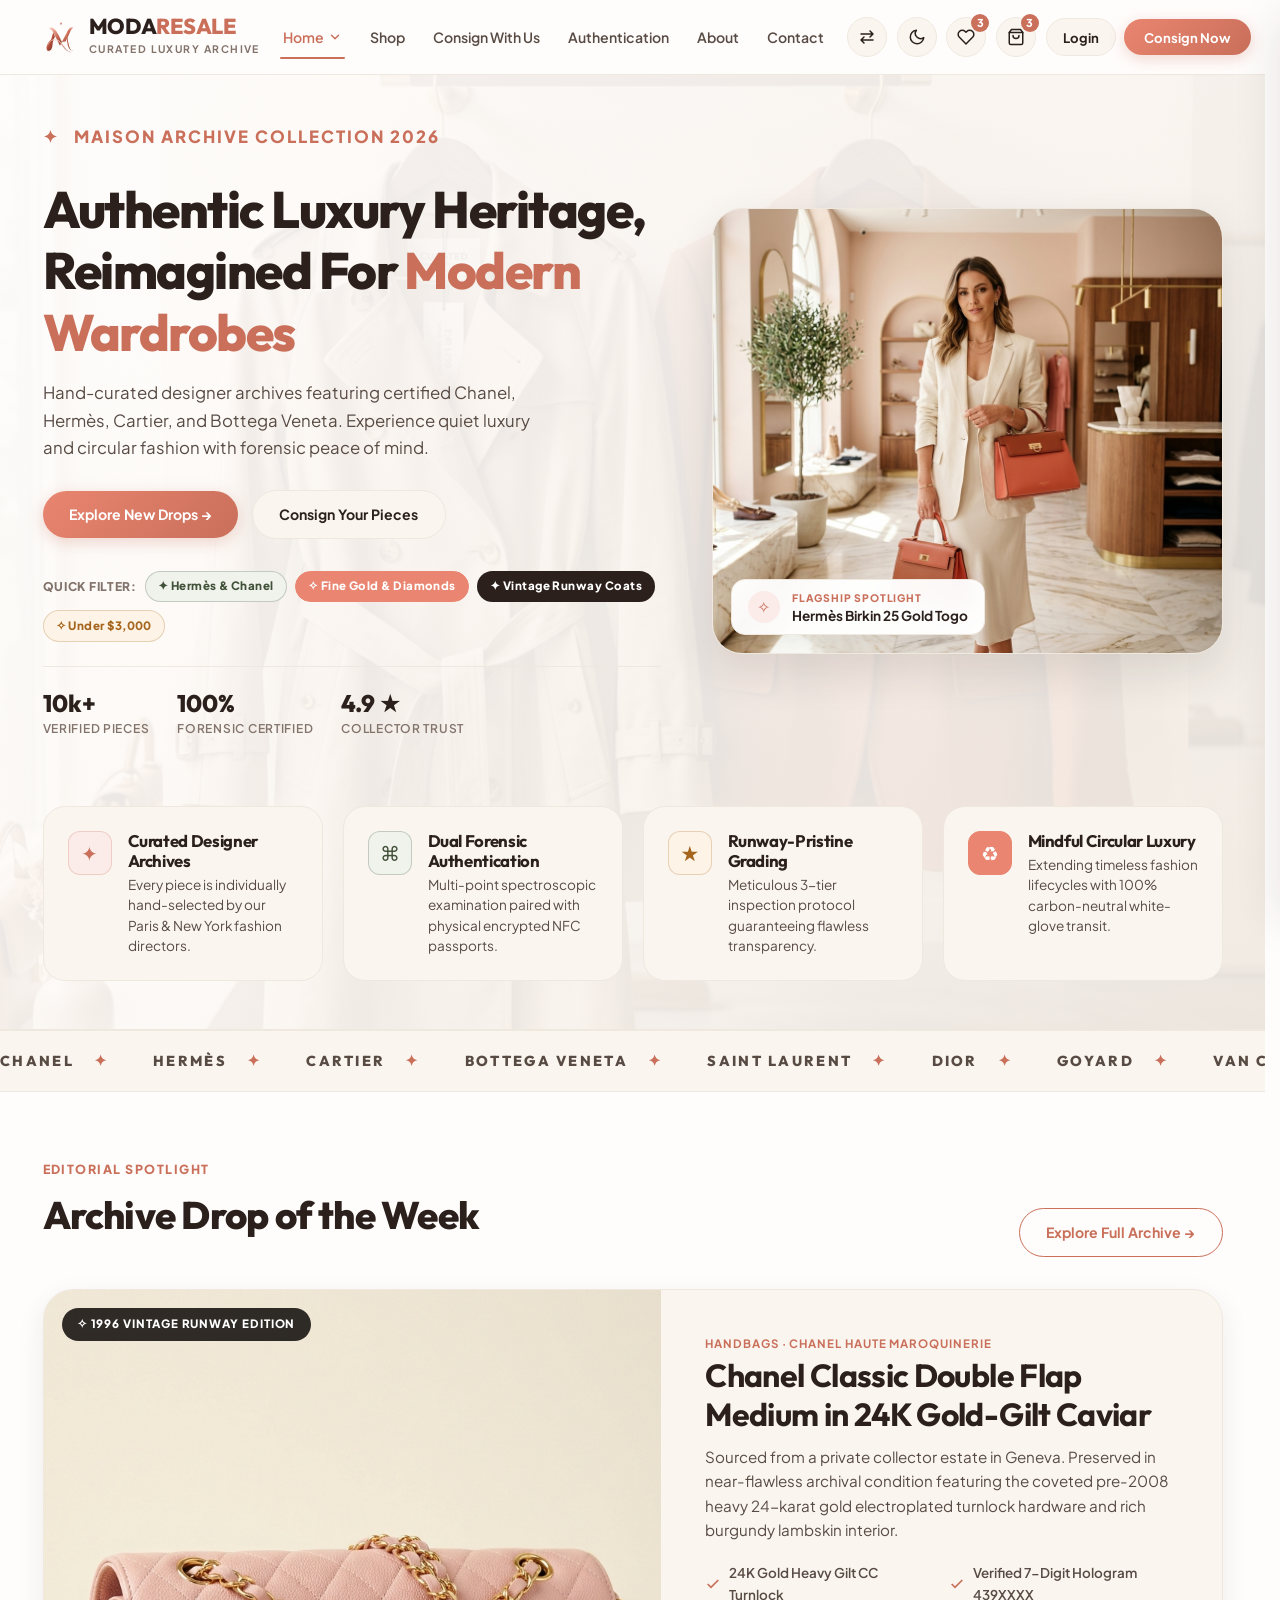
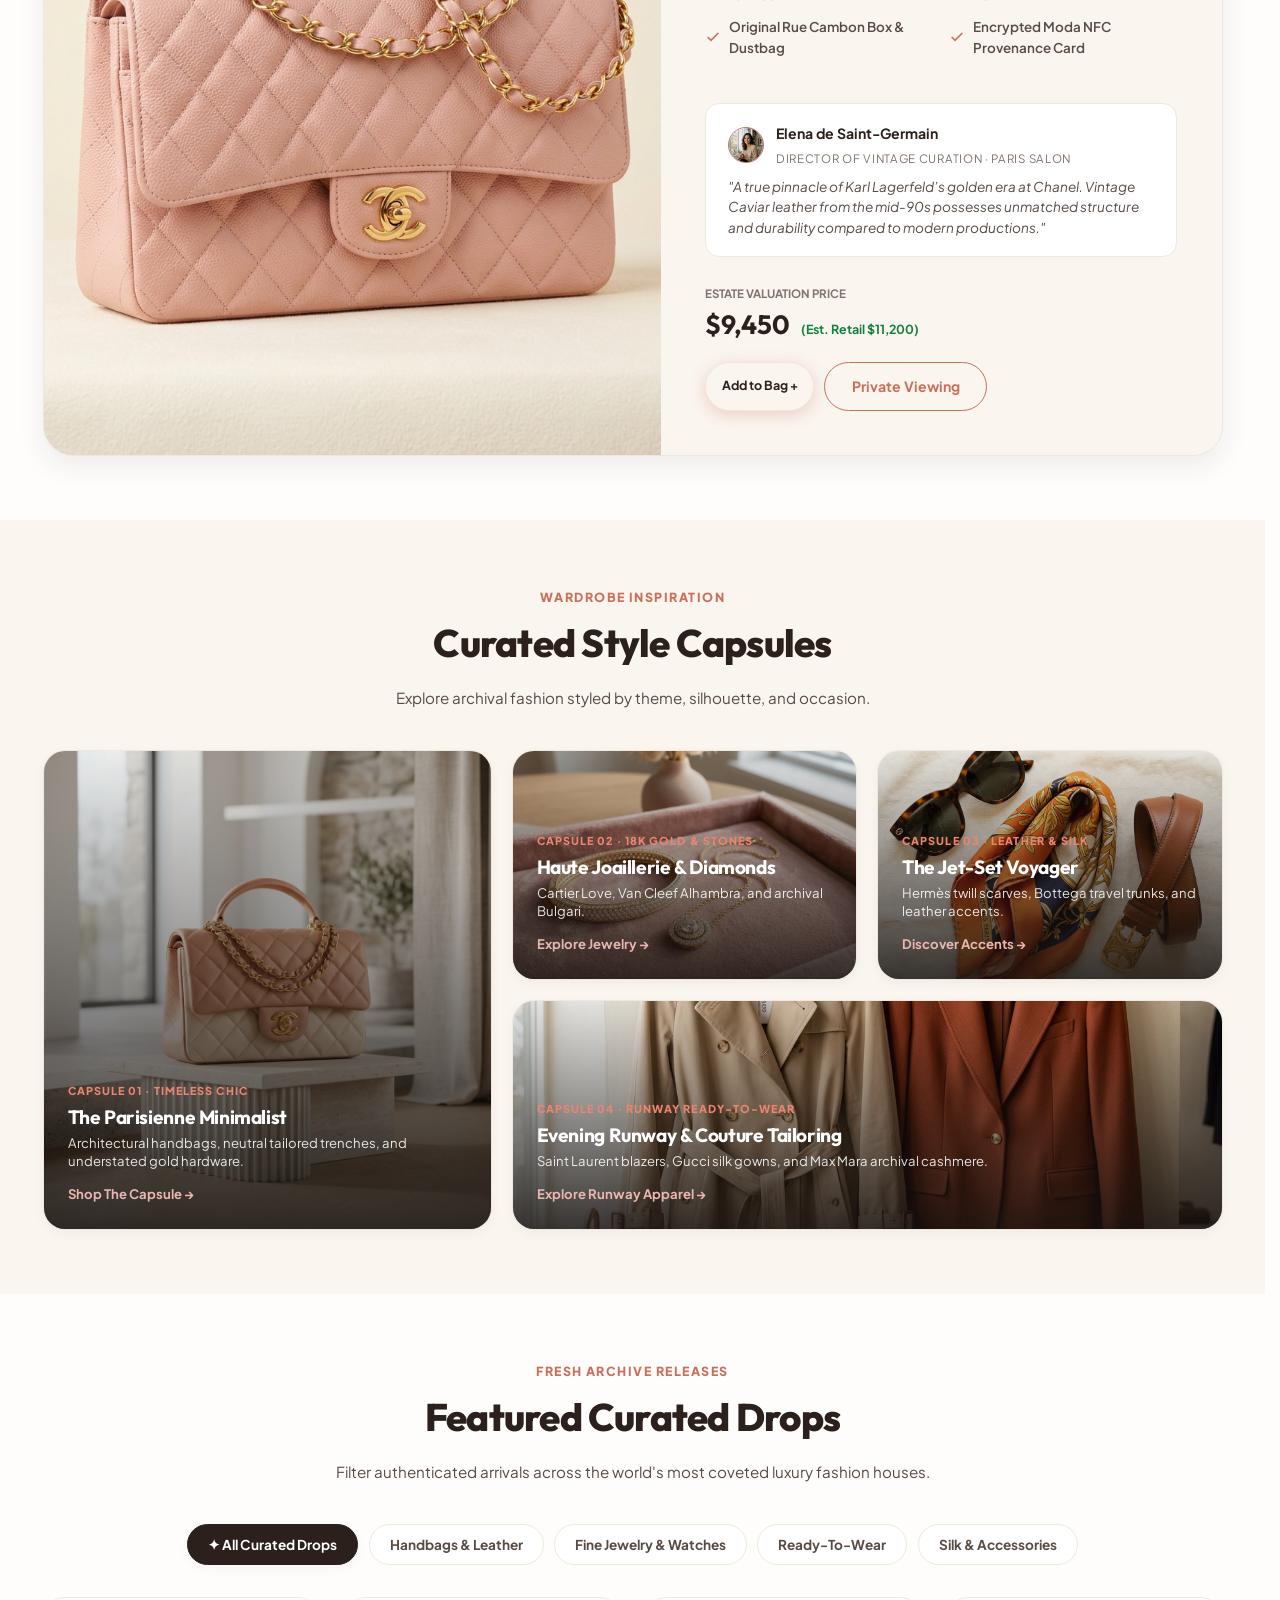
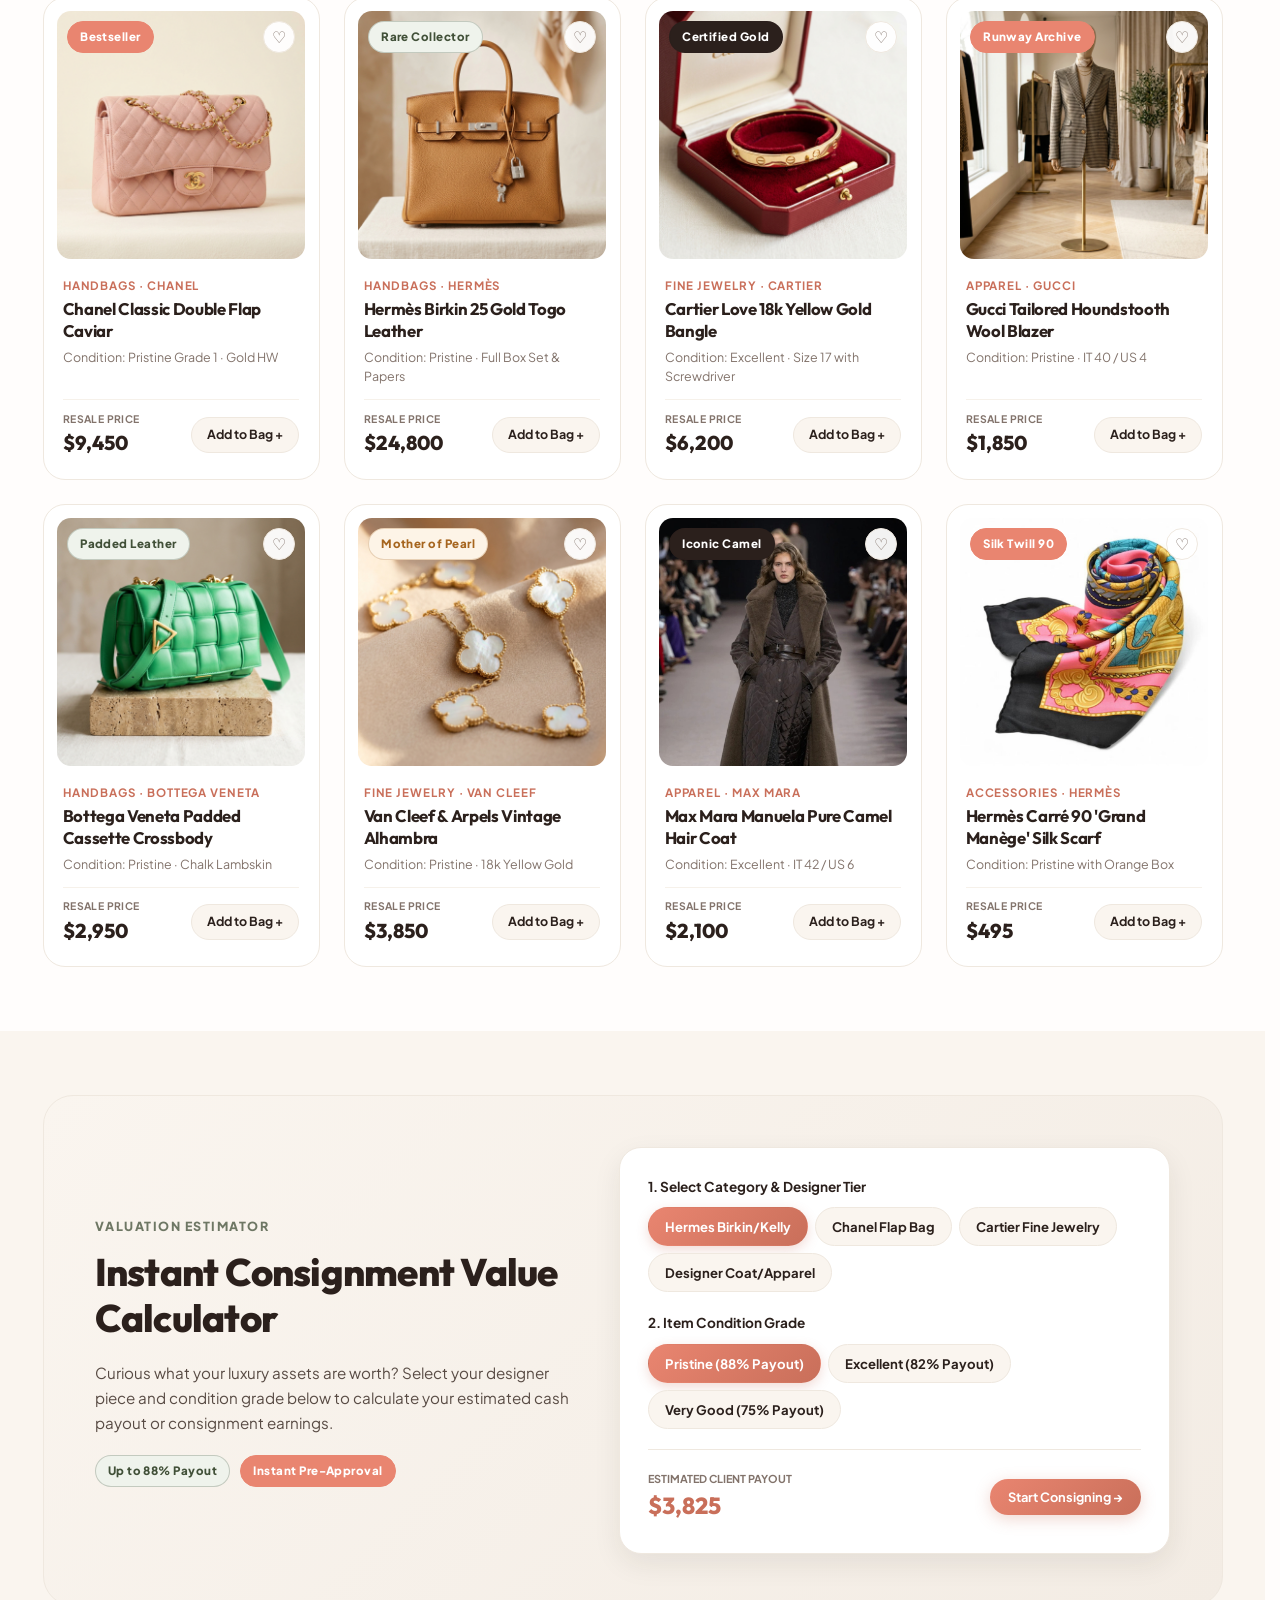
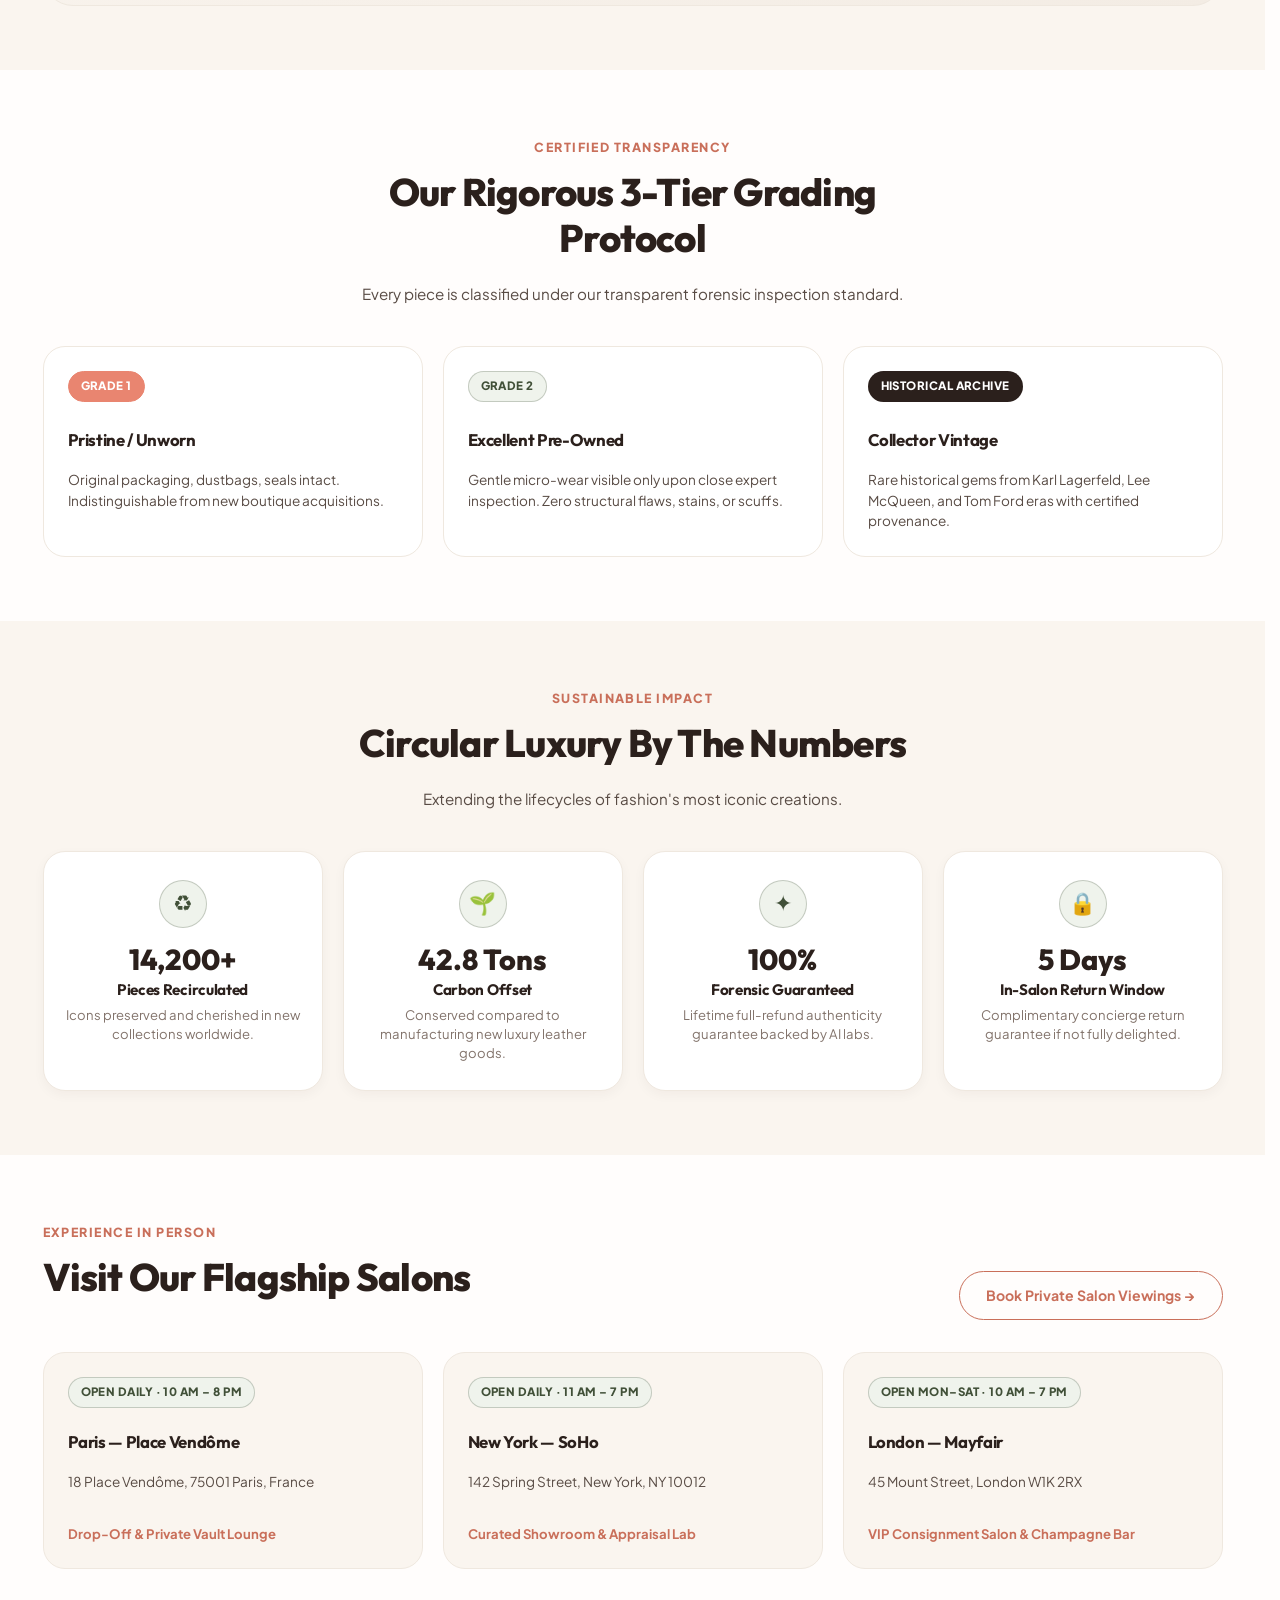
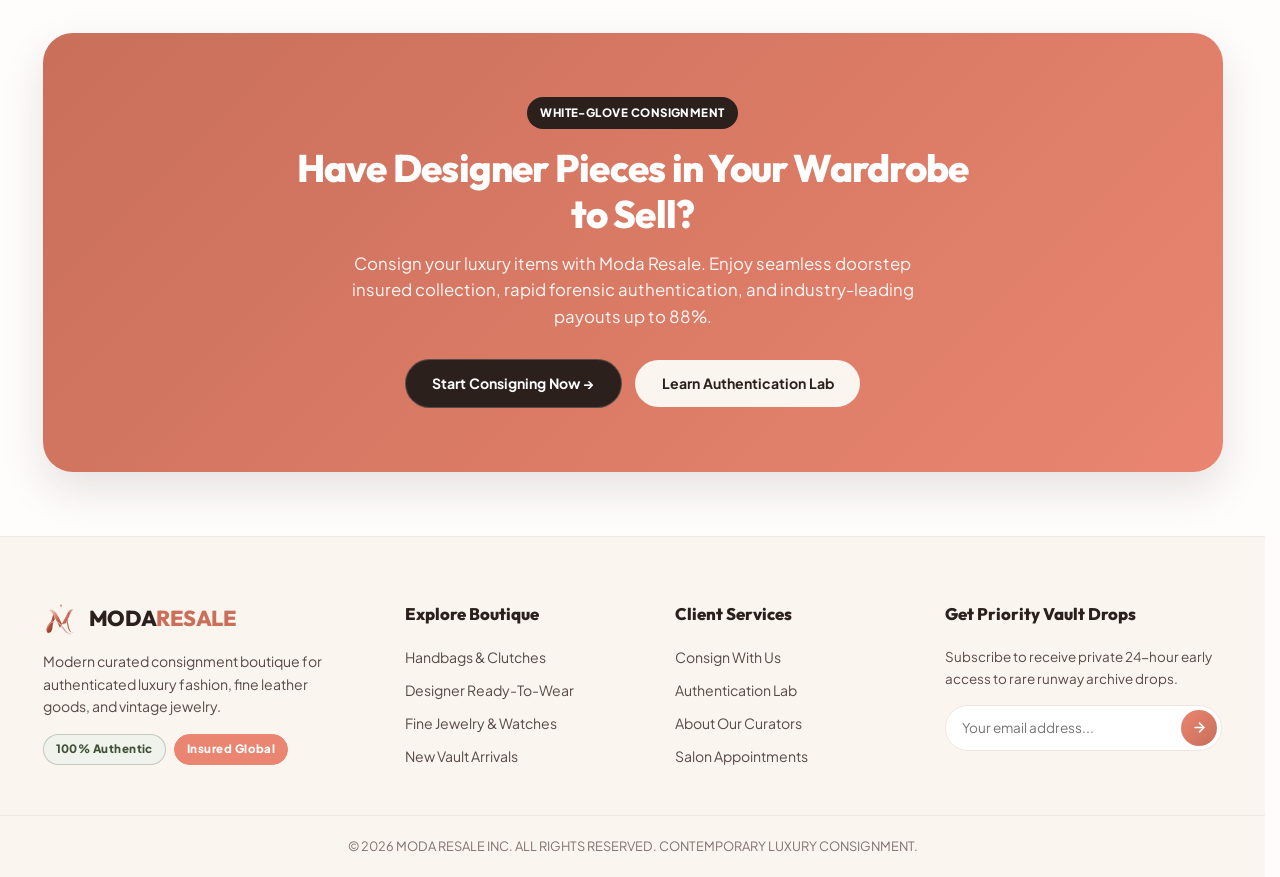
<file: index.html>
<!DOCTYPE html>
<html lang="en" data-theme="light" dir="ltr">
<head>
  <meta charset="UTF-8">
  <meta name="viewport" content="width=device-width, initial-scale=1.0">
  <meta name="description" content="Moda Resale — Contemporary Luxury Consignment & Pre-Owned Designer Boutique. Shop authenticated Chanel, Hermes, Cartier, and Bottega Veneta.">
  <title>Moda Resale — Contemporary Luxury Consignment & Designer Resale</title>
  
  <link rel="icon" type="image/svg+xml" href="assets/images/favicon.svg">
  <link rel="apple-touch-icon" href="assets/images/logo.svg">
  <link rel="stylesheet" href="assets/css/style.css">
  <link rel="stylesheet" href="assets/css/responsive.css">
</head>
<body>

  <!-- Page Preloader -->
  <div class="page-loader" id="pageLoader" aria-hidden="true">
    <div class="loader-inner">
      <div class="loader-emblem-wrap">
        <div class="loader-halo"></div>
        <div class="loader-spinner"></div>
        <div class="loader-emblem">
          <img src="assets/images/logo.svg" alt="Moda Resale" width="28" height="28">
        </div>
      </div>
      <div class="loader-brand">MODA<span>RESALE</span></div>
      <div class="loader-tagline">Curated Luxury Archive</div>
      <div class="loader-progress-track">
        <div class="loader-progress-fill" id="loaderProgressFill"></div>
      </div>
      <div class="loader-status-row">
        <span class="loader-status-text" id="loaderStatusText">Authenticating</span>
        <span class="loader-percent" id="loaderPercent">18%</span>
      </div>
    </div>
  </div>

  <!-- Header / Navbar -->
  <header class="site-header" id="siteHeader">
    <div class="container navbar-inner">
      
      <!-- Brand Logo -->
      <a href="index.html" class="brand-link" aria-label="Moda Resale Home">
        <span class="brand-mark"><img src="assets/images/logo.svg" alt="Moda Resale" width="36" height="36"></span>
        <div class="brand-text">
          <div class="brand-title">MODA<span>RESALE</span></div>
          <div class="brand-sub">Curated Luxury Archive</div>
        </div>
      </a>

      <!-- Desktop Navigation (Exactly 7 Main Items with Home Dropdown) -->
      <nav class="main-nav" aria-label="Primary Navigation">
        <!-- 1. Home Dropdown -->
        <div class="nav-dropdown">
          <a href="index.html" class="nav-link dropdown-toggle active">
            Home
            <svg viewBox="0 0 24 24" fill="none" stroke="currentColor" stroke-width="2.5" stroke-linecap="round" stroke-linejoin="round">
              <polyline points="6 9 12 15 18 9"></polyline>
            </svg>
          </a>
          <div class="dropdown-card-menu">
            <a href="index.html" class="dropdown-card-item active">
              <span class="dropdown-card-title">Home 1 — Flagship Boutique</span>
              <span class="dropdown-card-desc">Curated drops, editorial lookbook &amp; valuation lab</span>
            </a>
            <a href="home-2.html" class="dropdown-card-item">
              <span class="dropdown-card-title">Home 2 — Archive Vault</span>
              <span class="dropdown-card-desc">Live drops, market price index &amp; rapid appraisal</span>
            </a>
          </div>
        </div>

        <!-- 2. Shop -->
        <a href="shop.html" class="nav-link">Shop</a>

        <!-- 3. Consign With Us -->
        <a href="consign.html" class="nav-link">Consign With Us</a>

        <!-- 4. Authentication -->
        <a href="authentication.html" class="nav-link">Authentication</a>

        <!-- 5. About -->
        <a href="about.html" class="nav-link">About</a>

        <!-- 6. Contact -->
        <a href="contact.html" class="nav-link">Contact</a>
      </nav>

      <!-- Header Actions -->
      <div class="header-actions">
        <!-- RTL Toggle -->
        <button type="button" class="icon-btn" data-action="toggle-dir" aria-label="Toggle Text Direction" title="Switch LTR/RTL">
          <svg width="18" height="18" viewBox="0 0 24 24" fill="none" stroke="currentColor" stroke-width="2" stroke-linecap="round" stroke-linejoin="round">
            <path d="M4 8h16M16 4l4 4-4 4M20 16H4M8 12l-4 4 4 4"/>
          </svg>
        </button>

        <!-- Theme Toggle -->
        <button type="button" class="icon-btn" data-action="toggle-theme" aria-label="Toggle Theme Mode" title="Switch Light/Dark Mode">
          <span class="theme-icon-slot">
            <svg width="18" height="18" viewBox="0 0 24 24" fill="none" stroke="currentColor" stroke-width="2" stroke-linecap="round" stroke-linejoin="round">
              <path d="M21 12.79A9 9 0 1 1 11.21 3 7 7 0 0 0 21 12.79z"></path>
            </svg>
          </span>
        </button>

        <!-- Wishlist -->
        <a href="wishlist.html" class="icon-btn" aria-label="Saved Wishlist" title="View Wishlist">
          <svg width="18" height="18" viewBox="0 0 24 24" fill="none" stroke="currentColor" stroke-width="2" stroke-linecap="round" stroke-linejoin="round">
            <path d="M20.84 4.61a5.5 5.5 0 0 0-7.78 0L12 5.67l-1.06-1.06a5.5 5.5 0 0 0-7.78 0 5.5 5.5 0 0 0 0 7.78l1.06 1.06L12 21.23l7.78-7.78 1.06-1.06a5.5 5.5 0 0 0 0-7.78z"></path>
          </svg>
          <b class="wishlist-count">0</b>
        </a>

        <!-- Cart Bag -->
        <a href="cart.html" class="icon-btn" aria-label="Shopping Bag" title="Shopping Bag">
          <svg width="18" height="18" viewBox="0 0 24 24" fill="none" stroke="currentColor" stroke-width="2" stroke-linecap="round" stroke-linejoin="round">
            <path d="M6 2 3 6v14a2 2 0 0 0 2 2h14a2 2 0 0 0 2-2V6l-3-4Z"></path>
            <path d="M3 6h18"></path>
            <path d="M16 10a4 4 0 0 1-8 0"></path>
          </svg>
          <b class="cart-count">0</b>
        </a>

        <!-- Auth / Primary CTA -->
        <div class="header-auth-pills">
          <a href="login.html" class="pill-btn">Login</a>
          <a href="consign.html" class="btn btn-gradient btn-sm header-cta-btn">Consign Now</a>
        </div>

        <!-- Mobile Menu Toggle -->
        <button type="button" class="menu-toggle" id="menuToggle" aria-label="Open Navigation">☰</button>
      </div>

    </div>
  </header>

  <!-- Mobile Drawer -->
  <div class="mobile-drawer-backdrop" id="mobileDrawerBackdrop"></div>
  <aside class="mobile-drawer" id="mobileDrawer" aria-label="Mobile Navigation">
    <div class="mobile-drawer-head">
      <a href="index.html" class="brand-link">
        <span class="brand-mark"><img src="assets/images/logo.svg" alt="Moda Resale" width="36" height="36"></span>
        <div class="brand-title">MODA<span>RESALE</span></div>
      </a>
      <button type="button" class="icon-btn" id="mobileDrawerClose" aria-label="Close Navigation">✕</button>
    </div>

    <!-- Mobile Quick Commerce Bar (Wishlist & Cart Bag) -->
    <div class="mobile-quick-actions">
      <a href="wishlist.html" class="mobile-quick-item" title="View Wishlist">
        <svg width="18" height="18" viewBox="0 0 24 24" fill="none" stroke="currentColor" stroke-width="2" stroke-linecap="round" stroke-linejoin="round"><path d="M20.84 4.61a5.5 5.5 0 0 0-7.78 0L12 5.67l-1.06-1.06a5.5 5.5 0 0 0-7.78 0 5.5 5.5 0 0 0 0 7.78l1.06 1.06L12 21.23l7.78-7.78 1.06-1.06a5.5 5.5 0 0 0 0-7.78z"></path></svg>
        <span>Wishlist (<b class="wishlist-count">0</b>)</span>
      </a>
      <a href="cart.html" class="mobile-quick-item" title="View Shopping Bag">
        <svg width="18" height="18" viewBox="0 0 24 24" fill="none" stroke="currentColor" stroke-width="2" stroke-linecap="round" stroke-linejoin="round"><path d="M6 2 3 6v14a2 2 0 0 0 2 2h14a2 2 0 0 0 2-2V6l-3-4Z"></path><path d="M3 6h18"></path><path d="M16 10a4 4 0 0 1-8 0"></path></svg>
        <span>Bag (<b class="cart-count">0</b>)</span>
      </a>
    </div>

    <nav class="mobile-drawer-links">
      <div class="mobile-nav-item">
        <a href="#" class="mobile-nav-link mobile-dropdown-toggle">
          <span>Home Pages</span>
          <svg width="14" height="14" viewBox="0 0 24 24" fill="none" stroke="currentColor" stroke-width="2.5"><polyline points="6 9 12 15 18 9"></polyline></svg>
        </a>
        <div class="mobile-sub-menu">
          <a href="index.html" class="mobile-sub-link">Home 1 — Flagship Boutique</a>
          <a href="home-2.html" class="mobile-sub-link">Home 2 — Archive Vault</a>
        </div>
      </div>
      <a href="shop.html" class="mobile-nav-link">Shop Collection</a>
      <a href="consign.html" class="mobile-nav-link">Consign With Us</a>
      <a href="authentication.html" class="mobile-nav-link">Authentication</a>
      <a href="about.html" class="mobile-nav-link">About Maison</a>
      <a href="contact.html" class="mobile-nav-link">Contact & Salons</a>
    </nav>

    <div class="mobile-drawer-actions">
      <div class="mobile-toggles-grid">
        <button type="button" class="btn btn-light btn-sm" data-action="toggle-theme" aria-label="Toggle Theme">
          <span class="theme-icon-slot">
            <svg width="16" height="16" viewBox="0 0 24 24" fill="none" stroke="currentColor" stroke-width="2" stroke-linecap="round" stroke-linejoin="round"><path d="M21 12.79A9 9 0 1 1 11.21 3 7 7 0 0 0 21 12.79z"></path></svg>
          </span>
          <span>Theme</span>
        </button>
        <button type="button" class="btn btn-light btn-sm" data-action="toggle-dir" aria-label="Toggle Direction">
          <svg width="16" height="16" viewBox="0 0 24 24" fill="none" stroke="currentColor" stroke-width="2" stroke-linecap="round" stroke-linejoin="round">
            <path d="M4 8h16M16 4l4 4-4 4M20 16H4M8 12l-4 4 4 4"/>
          </svg>
          <span>Direction</span>
        </button>
      </div>
      <div style="display:grid; grid-template-columns:1fr 1fr; gap:0.6rem; width:100%;">
        <a href="login.html" class="btn btn-light btn-sm" style="text-align:center;">Login</a>
        <a href="consign.html" class="btn btn-gradient btn-sm" style="text-align:center;">Consign Now</a>
      </div>
    </div>
  </aside>

  <!-- Main Content: Home 1 (The Curated Flagship Boutique & Editorial Lookbook) -->
  <main id="mainContent">

    <!-- SECTION 1: Flagship Boutique Hero & Quick Pill Filters -->
    <section class="section-spacing hero-home1-section" style="padding-top: 2rem; padding-bottom: 3rem;">
      <div class="container">
        <div class="hero-shell">
          <div class="hero-copy">
            <p class="kicker">✦ &nbsp; MAISON ARCHIVE COLLECTION 2026</p>
            <h1>Authentic Luxury Heritage, Reimagined For <span style="color:var(--accent-terracotta);">Modern Wardrobes</span></h1>
            <p>
              Hand-curated designer archives featuring certified Chanel, Hermès, Cartier, and Bottega Veneta. Experience quiet luxury and circular fashion with forensic peace of mind.
            </p>
            <div class="hero-buttons">
              <a href="shop.html" class="btn btn-gradient">Explore New Drops →</a>
              <a href="consign.html" class="btn btn-light">Consign Your Pieces</a>
            </div>

            <!-- Quick Pill Category Shortcuts -->
            <div style="display:flex; align-items:center; flex-wrap:wrap; gap:0.5rem; margin-bottom:1.5rem;">
              <span style="font-size:0.75rem; font-weight:800; color:var(--text-muted); text-transform:uppercase; letter-spacing:0.06em;">Quick Filter:</span>
              <a href="shop.html" class="badge badge-sage" style="text-decoration:none;">✦ Hermès &amp; Chanel</a>
              <a href="shop.html" class="badge badge-coral" style="text-decoration:none;">✧ Fine Gold &amp; Diamonds</a>
              <a href="shop.html" class="badge badge-dark" style="text-decoration:none;">✦ Vintage Runway Coats</a>
              <a href="shop.html" class="badge badge-gold" style="text-decoration:none;">✧ Under $3,000</a>
            </div>

            <div class="hero-stats-row">
              <div class="hero-stat-item">
                <b>10k+</b>
                <span>Verified Pieces</span>
              </div>
              <div class="hero-stat-item">
                <b>100%</b>
                <span>Forensic Certified</span>
              </div>
              <div class="hero-stat-item">
                <b>4.9 ★</b>
                <span>Collector Trust</span>
              </div>
            </div>
          </div>

          <div class="hero-media-card">
            <img src="assets/images/hero/home1_hero.jpg" alt="Chic fashion model holding luxury terracotta designer handbag in modern boutique">
            <div class="hero-trending-badge">
              <span class="trending-icon">✧</span>
              <div class="trending-text">
                <small>FLAGSHIP SPOTLIGHT</small>
                <b>Hermès Birkin 25 Gold Togo</b>
              </div>
            </div>
          </div>
        </div>

        <!-- 4 Core Pillars of Maison Resale -->
        <div class="benefits-grid" style="margin-top: 1.75rem;">
          <article class="benefit-card">
            <div class="benefit-icon-badge">✦</div>
            <div>
              <h3>Curated Designer Archives</h3>
              <p>Every piece is individually hand-selected by our Paris &amp; New York fashion directors.</p>
            </div>
          </article>
          <article class="benefit-card">
            <div class="benefit-icon-badge icon-sage">⌘</div>
            <div>
              <h3>Dual Forensic Authentication</h3>
              <p>Multi-point spectroscopic examination paired with physical encrypted NFC passports.</p>
            </div>
          </article>
          <article class="benefit-card">
            <div class="benefit-icon-badge icon-gold">★</div>
            <div>
              <h3>Runway-Pristine Grading</h3>
              <p>Meticulous 3-tier inspection protocol guaranteeing flawless transparency.</p>
            </div>
          </article>
          <article class="benefit-card">
            <div class="benefit-icon-badge icon-coral">♻</div>
            <div>
              <h3>Mindful Circular Luxury</h3>
              <p>Extending timeless fashion lifecycles with 100% carbon-neutral white-glove transit.</p>
            </div>
          </article>
        </div>
      </div>
    </section>

    <!-- SECTION 2: Maison Luxury Houses Marquee -->
    <section class="maison-marquee-wrap" aria-label="Featured Luxury Fashion Houses">
      <div class="maison-marquee-content">
        <span class="maison-marquee-item">CHANEL <span class="maison-marquee-dot">✦</span></span>
        <span class="maison-marquee-item">HERMÈS <span class="maison-marquee-dot">✦</span></span>
        <span class="maison-marquee-item">CARTIER <span class="maison-marquee-dot">✦</span></span>
        <span class="maison-marquee-item">BOTTEGA VENETA <span class="maison-marquee-dot">✦</span></span>
        <span class="maison-marquee-item">SAINT LAURENT <span class="maison-marquee-dot">✦</span></span>
        <span class="maison-marquee-item">DIOR <span class="maison-marquee-dot">✦</span></span>
        <span class="maison-marquee-item">GOYARD <span class="maison-marquee-dot">✦</span></span>
        <span class="maison-marquee-item">VAN CLEEF &amp; ARPELS <span class="maison-marquee-dot">✦</span></span>
        <span class="maison-marquee-item">ROLEX <span class="maison-marquee-dot">✦</span></span>
        <span class="maison-marquee-item">GUCCI <span class="maison-marquee-dot">✦</span></span>
        <span class="maison-marquee-item">PRADA <span class="maison-marquee-dot">✦</span></span>
        <span class="maison-marquee-item">CELINE <span class="maison-marquee-dot">✦</span></span>
      </div>
      <div class="maison-marquee-content" aria-hidden="true">
        <span class="maison-marquee-item">CHANEL <span class="maison-marquee-dot">✦</span></span>
        <span class="maison-marquee-item">HERMÈS <span class="maison-marquee-dot">✦</span></span>
        <span class="maison-marquee-item">CARTIER <span class="maison-marquee-dot">✦</span></span>
        <span class="maison-marquee-item">BOTTEGA VENETA <span class="maison-marquee-dot">✦</span></span>
        <span class="maison-marquee-item">SAINT LAURENT <span class="maison-marquee-dot">✦</span></span>
        <span class="maison-marquee-item">DIOR <span class="maison-marquee-dot">✦</span></span>
        <span class="maison-marquee-item">GOYARD <span class="maison-marquee-dot">✦</span></span>
        <span class="maison-marquee-item">VAN CLEEF &amp; ARPELS <span class="maison-marquee-dot">✦</span></span>
        <span class="maison-marquee-item">ROLEX <span class="maison-marquee-dot">✦</span></span>
        <span class="maison-marquee-item">GUCCI <span class="maison-marquee-dot">✦</span></span>
        <span class="maison-marquee-item">PRADA <span class="maison-marquee-dot">✦</span></span>
        <span class="maison-marquee-item">CELINE <span class="maison-marquee-dot">✦</span></span>
      </div>
    </section>

    <!-- SECTION 3: Curated Editorial Spotlight: The Archive Drop of the Week -->
    <section class="section-spacing">
      <div class="container">
        <div class="section-title-row">
          <div>
            <p class="kicker">EDITORIAL SPOTLIGHT</p>
            <h2>Archive Drop of the Week</h2>
          </div>
          <a href="shop.html" class="btn btn-outline">Explore Full Archive →</a>
        </div>

        <div class="editorial-spotlight-shell">
          <div class="editorial-spotlight-media">
            <img src="assets/images/products/prod_chanel_flap.jpg" alt="Chanel Classic Double Flap 24K Gold Hardware">
            <span class="editorial-spotlight-badge">✧ 1996 VINTAGE RUNWAY EDITION</span>
          </div>
          <div class="editorial-spotlight-content">
            <span class="product-cat">Handbags · Chanel Haute Maroquinerie</span>
            <h3 style="font-family:var(--font-display); font-size:clamp(1.5rem, 2.5vw, 2.1rem); margin-bottom:0.75rem; color:var(--text-primary); line-height:1.2;">
              Chanel Classic Double Flap Medium in 24K Gold-Gilt Caviar
            </h3>
            <p style="font-size:0.95rem; color:var(--text-secondary); line-height:1.6; margin-bottom:1.25rem;">
              Sourced from a private collector estate in Geneva. Preserved in near-flawless archival condition featuring the coveted pre-2008 heavy 24-karat gold electroplated turnlock hardware and rich burgundy lambskin interior.
            </p>

            <!-- Provenance & Forensic Points -->
            <div class="editorial-provenance-list">
              <div class="editorial-provenance-item">
                <svg width="16" height="16" viewBox="0 0 24 24" fill="none" stroke="currentColor" stroke-width="2.5"><polyline points="20 6 9 17 4 12"/></svg>
                <span>24K Gold Heavy Gilt CC Turnlock</span>
              </div>
              <div class="editorial-provenance-item">
                <svg width="16" height="16" viewBox="0 0 24 24" fill="none" stroke="currentColor" stroke-width="2.5"><polyline points="20 6 9 17 4 12"/></svg>
                <span>Verified 7-Digit Hologram 439XXXX</span>
              </div>
              <div class="editorial-provenance-item">
                <svg width="16" height="16" viewBox="0 0 24 24" fill="none" stroke="currentColor" stroke-width="2.5"><polyline points="20 6 9 17 4 12"/></svg>
                <span>Original Rue Cambon Box &amp; Dustbag</span>
              </div>
              <div class="editorial-provenance-item">
                <svg width="16" height="16" viewBox="0 0 24 24" fill="none" stroke="currentColor" stroke-width="2.5"><polyline points="20 6 9 17 4 12"/></svg>
                <span>Encrypted Moda NFC Provenance Card</span>
              </div>
            </div>

            <!-- Curator Note Box -->
            <div class="editorial-curator-note">
              <div class="editorial-curator-head">
                <img src="assets/images/reviews/home2_review_elena.jpg" alt="Elena de Saint-Germain">
                <div>
                  <b style="display:block; font-size:0.88rem; color:var(--text-primary);">Elena de Saint-Germain</b>
                  <small style="font-size:0.72rem; color:var(--text-muted); text-transform:uppercase; letter-spacing:0.06em;">Director of Vintage Curation · Paris Salon</small>
                </div>
              </div>
              <p style="font-size:0.85rem; color:var(--text-secondary); line-height:1.5; margin:0; font-style:italic;">
                "A true pinnacle of Karl Lagerfeld’s golden era at Chanel. Vintage Caviar leather from the mid-90s possesses unmatched structure and durability compared to modern productions."
              </p>
            </div>

            <div style="display:flex; align-items:center; justify-content:space-between; flex-wrap:wrap; gap:1rem; margin-top:0.5rem;">
              <div>
                <small style="font-size:0.72rem; font-weight:700; color:var(--text-muted); text-transform:uppercase; display:block;">ESTATE VALUATION PRICE</small>
                <b style="font-family:var(--font-display); font-size:1.65rem; color:var(--text-primary);">$9,450</b>
                <span style="font-size:0.78rem; color:#15803D; font-weight:700; margin-left:0.5rem;">(Est. Retail $11,200)</span>
              </div>
              <div style="display:flex; gap:0.65rem;">
                <button type="button" class="btn btn-gradient add-cart-btn" data-name="Chanel Classic Double Flap 24K Gold">Add to Bag +</button>
                <a href="contact.html" class="btn btn-outline">Private Viewing</a>
              </div>
            </div>
          </div>
        </div>
      </div>
    </section>

    <!-- SECTION 4: Curated Capsule Lookbook (Editorial Bento Grid) -->
    <section class="section-spacing" style="background-color: var(--bg-surface);">
      <div class="container">
        <div class="center-title">
          <p class="kicker">WARDROBE INSPIRATION</p>
          <h2>Curated Style Capsules</h2>
          <p>Explore archival fashion styled by theme, silhouette, and occasion.</p>
        </div>

        <div class="capsule-bento-grid">
          <!-- Bento 1: Large Tall (Parisienne Minimalist) -->
          <a href="shop.html" class="capsule-bento-card card-tall">
            <img src="assets/images/categories/cat_handbags.jpg" alt="The Parisienne Minimalist Capsule">
            <div class="capsule-bento-content">
              <span class="capsule-bento-tag">CAPSULE 01 · TIMELESS CHIC</span>
              <h3 class="capsule-bento-title">The Parisienne Minimalist</h3>
              <p class="capsule-bento-desc">Architectural handbags, neutral tailored trenches, and understated gold hardware.</p>
              <span class="capsule-bento-link">Shop The Capsule →</span>
            </div>
          </a>

          <!-- Bento 2: Haute Joaillerie -->
          <a href="shop.html" class="capsule-bento-card">
            <img src="assets/images/categories/cat_jewelry.jpg" alt="Haute Joaillerie & Fine Gold">
            <div class="capsule-bento-content">
              <span class="capsule-bento-tag">CAPSULE 02 · 18K GOLD &amp; STONES</span>
              <h3 class="capsule-bento-title">Haute Joaillerie &amp; Diamonds</h3>
              <p class="capsule-bento-desc">Cartier Love, Van Cleef Alhambra, and archival Bulgari.</p>
              <span class="capsule-bento-link">Explore Jewelry →</span>
            </div>
          </a>

          <!-- Bento 3: Luxury Jet-Set -->
          <a href="shop.html" class="capsule-bento-card">
            <img src="assets/images/categories/cat_accessories.jpg" alt="Jet-Set Travel & Lifestyle">
            <div class="capsule-bento-content">
              <span class="capsule-bento-tag">CAPSULE 03 · LEATHER &amp; SILK</span>
              <h3 class="capsule-bento-title">The Jet-Set Voyager</h3>
              <p class="capsule-bento-desc">Hermès twill scarves, Bottega travel trunks, and leather accents.</p>
              <span class="capsule-bento-link">Discover Accents →</span>
            </div>
          </a>

          <!-- Bento 4: Evening Runway Couture -->
          <a href="shop.html" class="capsule-bento-card" style="grid-column: span 2;">
            <img src="assets/images/categories/cat_apparel.jpg" alt="Evening Runway Couture">
            <div class="capsule-bento-content">
              <span class="capsule-bento-tag">CAPSULE 04 · RUNWAY READY-TO-WEAR</span>
              <h3 class="capsule-bento-title">Evening Runway &amp; Couture Tailoring</h3>
              <p class="capsule-bento-desc">Saint Laurent blazers, Gucci silk gowns, and Max Mara archival cashmere.</p>
              <span class="capsule-bento-link">Explore Runway Apparel →</span>
            </div>
          </a>
        </div>
      </div>
    </section>

    <!-- SECTION 5: The Curated Boutique Showcase with Interactive Filter Tabs -->
    <section class="section-spacing">
      <div class="container">
        <div class="center-title">
          <p class="kicker">FRESH ARCHIVE RELEASES</p>
          <h2>Featured Curated Drops</h2>
          <p>Filter authenticated arrivals across the world's most coveted luxury fashion houses.</p>
        </div>

        <!-- Interactive Filter Tabs -->
        <div class="home1-tabs-bar" role="tablist">
          <button type="button" class="home1-tab-btn selected" data-filter="all" role="tab">✦ All Curated Drops</button>
          <button type="button" class="home1-tab-btn" data-filter="handbags" role="tab">Handbags &amp; Leather</button>
          <button type="button" class="home1-tab-btn" data-filter="jewelry" role="tab">Fine Jewelry &amp; Watches</button>
          <button type="button" class="home1-tab-btn" data-filter="apparel" role="tab">Ready-To-Wear</button>
          <button type="button" class="home1-tab-btn" data-filter="accessories" role="tab">Silk &amp; Accessories</button>
        </div>

        <div class="product-grid home1-product-grid">
          <!-- Product 1: Chanel -->
          <article class="product-card" data-category="handbags">
            <div class="product-photo-wrap">
              <img src="assets/images/products/prod_chanel_flap.jpg" alt="Chanel Classic Double Flap Handbag">
              <span class="product-tag badge badge-coral">Bestseller</span>
              <button type="button" class="wishlist-btn" aria-label="Add to wishlist">♡</button>
            </div>
            <div class="product-info">
              <span class="product-cat">Handbags · Chanel</span>
              <h3 class="product-name">Chanel Classic Double Flap Caviar</h3>
              <span class="product-condition">Condition: Pristine Grade 1 · Gold HW</span>
              <div class="product-bottom-row">
                <div class="product-price-box">
                  <small>RESALE PRICE</small>
                  <b>$9,450</b>
                </div>
                <button type="button" class="add-cart-btn" data-name="Chanel Classic Double Flap">Add to Bag +</button>
              </div>
            </div>
          </article>

          <!-- Product 2: Hermes -->
          <article class="product-card" data-category="handbags">
            <div class="product-photo-wrap">
              <img src="assets/images/products/prod_hermes_birkin.jpg" alt="Hermes Birkin 25 Togo Leather">
              <span class="product-tag badge badge-sage">Rare Collector</span>
              <button type="button" class="wishlist-btn" aria-label="Add to wishlist">♡</button>
            </div>
            <div class="product-info">
              <span class="product-cat">Handbags · Hermès</span>
              <h3 class="product-name">Hermès Birkin 25 Gold Togo Leather</h3>
              <span class="product-condition">Condition: Pristine · Full Box Set &amp; Papers</span>
              <div class="product-bottom-row">
                <div class="product-price-box">
                  <small>RESALE PRICE</small>
                  <b>$24,800</b>
                </div>
                <button type="button" class="add-cart-btn" data-name="Hermes Birkin 25">Add to Bag +</button>
              </div>
            </div>
          </article>

          <!-- Product 3: Cartier Jewelry -->
          <article class="product-card" data-category="jewelry">
            <div class="product-photo-wrap">
              <img src="assets/images/products/prod_cartier_love.jpg" alt="Cartier Love Yellow Gold Bracelet">
              <span class="product-tag badge badge-dark">Certified Gold</span>
              <button type="button" class="wishlist-btn" aria-label="Add to wishlist">♡</button>
            </div>
            <div class="product-info">
              <span class="product-cat">Fine Jewelry · Cartier</span>
              <h3 class="product-name">Cartier Love 18k Yellow Gold Bangle</h3>
              <span class="product-condition">Condition: Excellent · Size 17 with Screwdriver</span>
              <div class="product-bottom-row">
                <div class="product-price-box">
                  <small>RESALE PRICE</small>
                  <b>$6,200</b>
                </div>
                <button type="button" class="add-cart-btn" data-name="Cartier Love Bracelet">Add to Bag +</button>
              </div>
            </div>
          </article>

          <!-- Product 4: Gucci Apparel -->
          <article class="product-card" data-category="apparel">
            <div class="product-photo-wrap">
              <img src="assets/images/products/prod_gucci_jacket.jpg" alt="Gucci Tailored Houndstooth Wool Blazer">
              <span class="product-tag badge badge-coral">Runway Archive</span>
              <button type="button" class="wishlist-btn" aria-label="Add to wishlist">♡</button>
            </div>
            <div class="product-info">
              <span class="product-cat">Apparel · Gucci</span>
              <h3 class="product-name">Gucci Tailored Houndstooth Wool Blazer</h3>
              <span class="product-condition">Condition: Pristine · IT 40 / US 4</span>
              <div class="product-bottom-row">
                <div class="product-price-box">
                  <small>RESALE PRICE</small>
                  <b>$1,850</b>
                </div>
                <button type="button" class="add-cart-btn" data-name="Gucci Houndstooth Blazer">Add to Bag +</button>
              </div>
            </div>
          </article>

          <!-- Product 5: Bottega Veneta Handbag -->
          <article class="product-card" data-category="handbags">
            <div class="product-photo-wrap">
              <img src="assets/images/products/shop_prod_bottega.jpg" alt="Bottega Veneta Cassette Bag">
              <span class="product-tag badge badge-sage">Padded Leather</span>
              <button type="button" class="wishlist-btn" aria-label="Add to wishlist">♡</button>
            </div>
            <div class="product-info">
              <span class="product-cat">Handbags · Bottega Veneta</span>
              <h3 class="product-name">Bottega Veneta Padded Cassette Crossbody</h3>
              <span class="product-condition">Condition: Pristine · Chalk Lambskin</span>
              <div class="product-bottom-row">
                <div class="product-price-box">
                  <small>RESALE PRICE</small>
                  <b>$2,950</b>
                </div>
                <button type="button" class="add-cart-btn" data-name="Bottega Cassette Bag">Add to Bag +</button>
              </div>
            </div>
          </article>

          <!-- Product 6: Van Cleef Jewelry -->
          <article class="product-card" data-category="jewelry">
            <div class="product-photo-wrap">
              <img src="assets/images/products/shop_prod_vancleef.jpg" alt="Van Cleef & Arpels Alhambra Pendant">
              <span class="product-tag badge badge-gold">Mother of Pearl</span>
              <button type="button" class="wishlist-btn" aria-label="Add to wishlist">♡</button>
            </div>
            <div class="product-info">
              <span class="product-cat">Fine Jewelry · Van Cleef</span>
              <h3 class="product-name">Van Cleef &amp; Arpels Vintage Alhambra</h3>
              <span class="product-condition">Condition: Pristine · 18k Yellow Gold</span>
              <div class="product-bottom-row">
                <div class="product-price-box">
                  <small>RESALE PRICE</small>
                  <b>$3,850</b>
                </div>
                <button type="button" class="add-cart-btn" data-name="Van Cleef Alhambra">Add to Bag +</button>
              </div>
            </div>
          </article>

          <!-- Product 7: Max Mara Coat -->
          <article class="product-card" data-category="apparel">
            <div class="product-photo-wrap">
              <img src="assets/images/products/shop_prod_maxmara_coat.jpg" alt="Max Mara Manuela Icon Coat">
              <span class="product-tag badge badge-dark">Iconic Camel</span>
              <button type="button" class="wishlist-btn" aria-label="Add to wishlist">♡</button>
            </div>
            <div class="product-info">
              <span class="product-cat">Apparel · Max Mara</span>
              <h3 class="product-name">Max Mara Manuela Pure Camel Hair Coat</h3>
              <span class="product-condition">Condition: Excellent · IT 42 / US 6</span>
              <div class="product-bottom-row">
                <div class="product-price-box">
                  <small>RESALE PRICE</small>
                  <b>$2,100</b>
                </div>
                <button type="button" class="add-cart-btn" data-name="Max Mara Camel Coat">Add to Bag +</button>
              </div>
            </div>
          </article>

          <!-- Product 8: Hermes Scarf -->
          <article class="product-card" data-category="accessories">
            <div class="product-photo-wrap">
              <img src="assets/images/products/shop_prod_hermes_scarf.jpg" alt="Hermes Silk Twill Carré Scarf">
              <span class="product-tag badge badge-coral">Silk Twill 90</span>
              <button type="button" class="wishlist-btn" aria-label="Add to wishlist">♡</button>
            </div>
            <div class="product-info">
              <span class="product-cat">Accessories · Hermès</span>
              <h3 class="product-name">Hermès Carré 90 'Grand Manège' Silk Scarf</h3>
              <span class="product-condition">Condition: Pristine with Orange Box</span>
              <div class="product-bottom-row">
                <div class="product-price-box">
                  <small>RESALE PRICE</small>
                  <b>$495</b>
                </div>
                <button type="button" class="add-cart-btn" data-name="Hermes Silk Scarf">Add to Bag +</button>
              </div>
            </div>
          </article>
        </div>
      </div>
    </section>

    <!-- SECTION 6: Interactive Wardrobe Consignment Appraisal Lab -->
    <section class="section-spacing" style="background-color: var(--bg-surface);">
      <div class="container">
        <div class="curate-lab-shell">
          <div class="lab-grid">
            <div>
              <p class="kicker kicker-sage">VALUATION ESTIMATOR</p>
              <h2>Instant Consignment Value Calculator</h2>
              <p>
                Curious what your luxury assets are worth? Select your designer piece and condition grade below to calculate your estimated cash payout or consignment earnings.
              </p>
              <div class="badge-row">
                <span class="badge badge-sage">Up to 88% Payout</span>
                <span class="badge badge-coral">Instant Pre-Approval</span>
              </div>
            </div>

            <div class="lab-builder-card">
              <div class="builder-step">
                <b>1. Select Category &amp; Designer Tier</b>
                <div class="builder-choices">
                  <button type="button" class="choice-btn cat-choice-btn selected" data-base="9500">Hermes Birkin/Kelly</button>
                  <button type="button" class="choice-btn cat-choice-btn" data-base="5200">Chanel Flap Bag</button>
                  <button type="button" class="choice-btn cat-choice-btn" data-base="3800">Cartier Fine Jewelry</button>
                  <button type="button" class="choice-btn cat-choice-btn" data-base="1600">Designer Coat/Apparel</button>
                </div>
              </div>

              <div class="builder-step">
                <b>2. Item Condition Grade</b>
                <div class="builder-choices">
                  <button type="button" class="choice-btn cond-choice-btn selected" data-rate="0.88">Pristine (88% Payout)</button>
                  <button type="button" class="choice-btn cond-choice-btn" data-rate="0.82">Excellent (82% Payout)</button>
                  <button type="button" class="choice-btn cond-choice-btn" data-rate="0.75">Very Good (75% Payout)</button>
                </div>
              </div>

              <div class="builder-total-row">
                <div>
                  <small>ESTIMATED CLIENT PAYOUT</small>
                  <b class="lab-calculated-total">$8,360</b>
                </div>
                <a href="consign.html" class="btn btn-gradient btn-sm">Start Consigning →</a>
              </div>
            </div>
          </div>
        </div>
      </div>
    </section>

    <!-- SECTION 7: 3-Tier Certified Forensic Grading Protocol -->
    <section class="section-spacing">
      <div class="container">
        <div class="center-title">
          <p class="kicker">CERTIFIED TRANSPARENCY</p>
          <h2>Our Rigorous 3-Tier Grading Protocol</h2>
          <p>Every piece is classified under our transparent forensic inspection standard.</p>
        </div>

        <div class="benefits-grid">
          <article class="benefit-card" style="background:var(--bg-card); flex-direction:column;">
            <span class="badge badge-coral" style="margin-bottom:0.75rem;">GRADE 1</span>
            <h3>Pristine / Unworn</h3>
            <p>Original packaging, dustbags, seals intact. Indistinguishable from new boutique acquisitions.</p>
          </article>
          <article class="benefit-card" style="background:var(--bg-card); flex-direction:column;">
            <span class="badge badge-sage" style="margin-bottom:0.75rem;">GRADE 2</span>
            <h3>Excellent Pre-Owned</h3>
            <p>Gentle micro-wear visible only upon close expert inspection. Zero structural flaws, stains, or scuffs.</p>
          </article>
          <article class="benefit-card" style="background:var(--bg-card); flex-direction:column;">
            <span class="badge badge-dark" style="margin-bottom:0.75rem;">HISTORICAL ARCHIVE</span>
            <h3>Collector Vintage</h3>
            <p>Rare historical gems from Karl Lagerfeld, Lee McQueen, and Tom Ford eras with certified provenance.</p>
          </article>
        </div>
      </div>
    </section>

    <!-- SECTION 8: Circular Luxury Sustainability Impact -->
    <section class="section-spacing" style="background-color: var(--bg-surface);">
      <div class="container">
        <div class="center-title">
          <p class="kicker">SUSTAINABLE IMPACT</p>
          <h2>Circular Luxury By The Numbers</h2>
          <p>Extending the lifecycles of fashion's most iconic creations.</p>
        </div>

        <div class="impact-metrics-grid">
          <div class="impact-metric-card">
            <div class="impact-metric-icon">♻</div>
            <div class="impact-metric-num">14,200+</div>
            <h3>Pieces Recirculated</h3>
            <p>Icons preserved and cherished in new collections worldwide.</p>
          </div>
          <div class="impact-metric-card">
            <div class="impact-metric-icon">🌱</div>
            <div class="impact-metric-num">42.8 Tons</div>
            <h3>Carbon Offset</h3>
            <p>Conserved compared to manufacturing new luxury leather goods.</p>
          </div>
          <div class="impact-metric-card">
            <div class="impact-metric-icon">✦</div>
            <div class="impact-metric-num">100%</div>
            <h3>Forensic Guaranteed</h3>
            <p>Lifetime full-refund authenticity guarantee backed by AI labs.</p>
          </div>
          <div class="impact-metric-card">
            <div class="impact-metric-icon">🔒</div>
            <div class="impact-metric-num">5 Days</div>
            <h3>In-Salon Return Window</h3>
            <p>Complimentary concierge return guarantee if not fully delighted.</p>
          </div>
        </div>
      </div>
    </section>

    <!-- SECTION 9: Flagship Boutique Salons -->
    <section class="section-spacing">
      <div class="container">
        <div class="section-title-row">
          <div>
            <p class="kicker">EXPERIENCE IN PERSON</p>
            <h2>Visit Our Flagship Salons</h2>
          </div>
          <a href="contact.html" class="btn btn-outline">Book Private Salon Viewings →</a>
        </div>

        <div class="category-grid">
          <article class="benefit-card" style="flex-direction:column; background:var(--bg-surface);">
            <span class="badge badge-sage" style="margin-bottom:0.5rem;">OPEN DAILY · 10 AM – 8 PM</span>
            <h3>Paris — Place Vendôme</h3>
            <p>18 Place Vendôme, 75001 Paris, France</p>
            <span style="font-size:0.82rem; font-weight:700; color:var(--accent-terracotta);">Drop-Off &amp; Private Vault Lounge</span>
          </article>
          <article class="benefit-card" style="flex-direction:column; background:var(--bg-surface);">
            <span class="badge badge-sage" style="margin-bottom:0.5rem;">OPEN DAILY · 11 AM – 7 PM</span>
            <h3>New York — SoHo</h3>
            <p>142 Spring Street, New York, NY 10012</p>
            <span style="font-size:0.82rem; font-weight:700; color:var(--accent-terracotta);">Curated Showroom &amp; Appraisal Lab</span>
          </article>
          <article class="benefit-card" style="flex-direction:column; background:var(--bg-surface);">
            <span class="badge badge-sage" style="margin-bottom:0.5rem;">OPEN MON–SAT · 10 AM – 7 PM</span>
            <h3>London — Mayfair</h3>
            <p>45 Mount Street, London W1K 2RX</p>
            <span style="font-size:0.82rem; font-weight:700; color:var(--accent-terracotta);">VIP Consignment Salon &amp; Champagne Bar</span>
          </article>
        </div>
      </div>
    </section>

    <!-- SECTION 10: Modern Consign With Us CTA Banner -->
    <section class="section-spacing" style="padding-top: 0;">
      <div class="container">
        <div class="cta-banner">
          <div>
            <span class="badge badge-dark" style="margin-bottom: 1rem;">WHITE-GLOVE CONSIGNMENT</span>
            <h2>Have Designer Pieces in Your Wardrobe to Sell?</h2>
            <p>
              Consign your luxury items with Moda Resale. Enjoy seamless doorstep insured collection, rapid forensic authentication, and industry-leading payouts up to 88%.
            </p>
            <div class="cta-btn-row">
              <a href="consign.html" class="btn btn-dark">Start Consigning Now →</a>
              <a href="authentication.html" class="btn btn-light" style="border:none;">Learn Authentication Lab</a>
            </div>
          </div>
        </div>
      </div>
    </section>

  </main>


  <!-- Modern Reusable Footer -->
  <footer class="site-footer">
    <div class="container">
      <div class="footer-main-grid">
        <!-- Brand Column -->
        <div>
          <a href="index.html" class="brand-link" style="margin-bottom: 0.85rem;">
            <span class="brand-mark"><img src="assets/images/logo.svg" alt="Moda Resale" width="36" height="36"></span>
            <div class="brand-title">MODA<span>RESALE</span></div>
          </a>
          <p style="font-size: 0.88rem; color: var(--text-secondary); line-height: 1.6; max-width: 300px;">
            Modern curated consignment boutique for authenticated luxury fashion, fine leather goods, and vintage jewelry.
          </p>
          <div style="display:flex; gap:0.5rem; margin-top:1rem;">
            <span class="badge badge-sage">100% Authentic</span>
            <span class="badge badge-coral">Insured Global</span>
          </div>
        </div>

        <!-- Quick Nav -->
        <div>
          <div class="footer-col-title">Explore Boutique</div>
          <div class="footer-links">
            <a href="shop.html" class="footer-link">Handbags & Clutches</a>
            <a href="shop.html" class="footer-link">Designer Ready-To-Wear</a>
            <a href="shop.html" class="footer-link">Fine Jewelry & Watches</a>
            <a href="shop.html" class="footer-link">New Vault Arrivals</a>
          </div>
        </div>

        <!-- Services -->
        <div>
          <div class="footer-col-title">Client Services</div>
          <div class="footer-links">
            <a href="consign.html" class="footer-link">Consign With Us</a>
            <a href="authentication.html" class="footer-link">Authentication Lab</a>
            <a href="about.html" class="footer-link">About Our Curators</a>
            <a href="contact.html" class="footer-link">Salon Appointments</a>
          </div>
        </div>

        <!-- VIP Subscribe -->
        <div>
          <div class="footer-col-title">Get Priority Vault Drops</div>
          <p style="font-size: 0.84rem; color: var(--text-secondary);">
            Subscribe to receive private 24-hour early access to rare runway archive drops.
          </p>
          <form class="footer-subscribe-form" onsubmit="event.preventDefault(); modaToast('Thank you for subscribing to private drops!');">
            <input type="email" class="footer-subscribe-input" placeholder="Your email address..." required aria-label="Subscribe email">
            <button type="submit" class="footer-subscribe-btn" aria-label="Subscribe"><svg width="15" height="15" viewBox="0 0 24 24" fill="none" stroke="currentColor" stroke-width="2.5" stroke-linecap="round" stroke-linejoin="round"><line x1="5" y1="12" x2="19" y2="12"></line><polyline points="12 5 19 12 12 19"></polyline></svg></button>
          </form>
        </div>
      </div>
    </div>

    <div class="footer-bottom-bar">
      <div class="container">
        © 2026 MODA RESALE INC. ALL RIGHTS RESERVED. CONTEMPORARY LUXURY CONSIGNMENT.
      </div>
    </div>
  </footer>

  <!-- Scroll To Top Button -->
  <button type="button" class="scroll-top-btn" id="scrollTopBtn" aria-label="Return to top">↑</button>

  <script src="assets/js/main.js"></script>
</body>
</html>
</file>
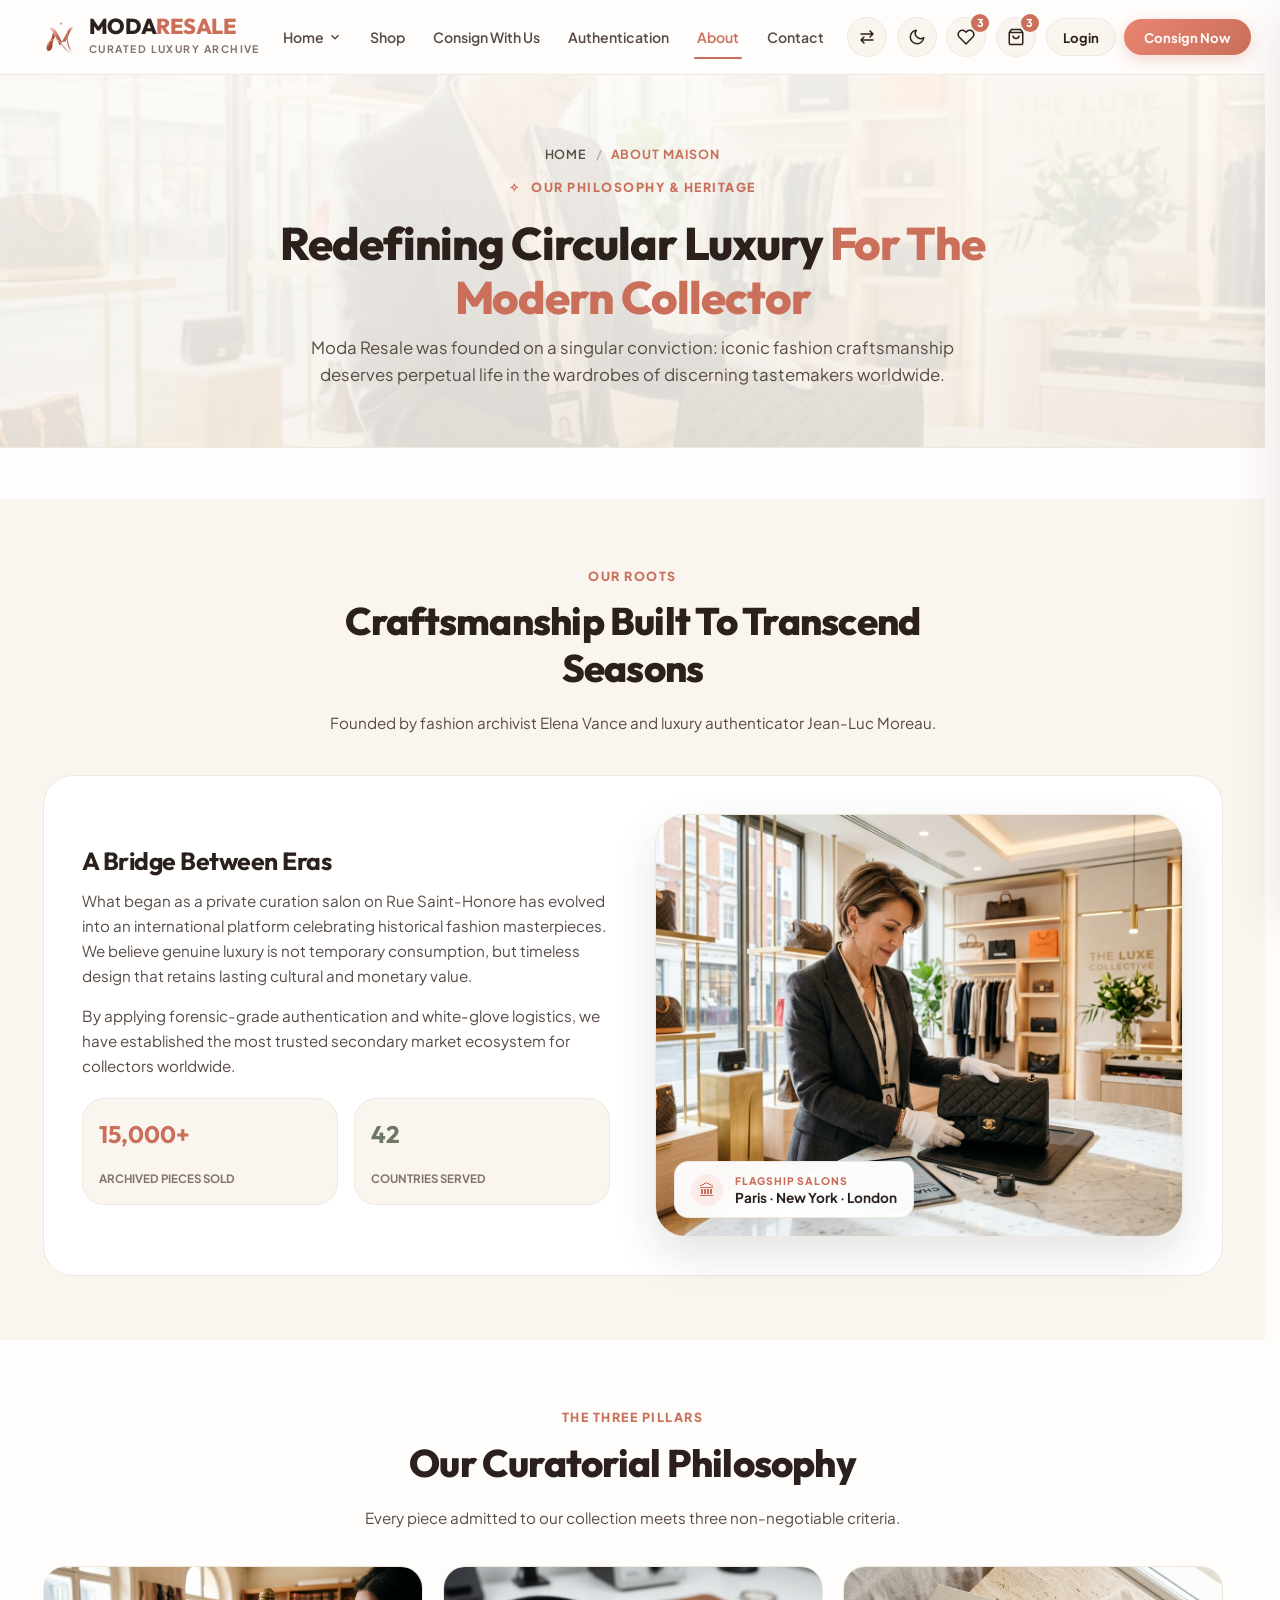
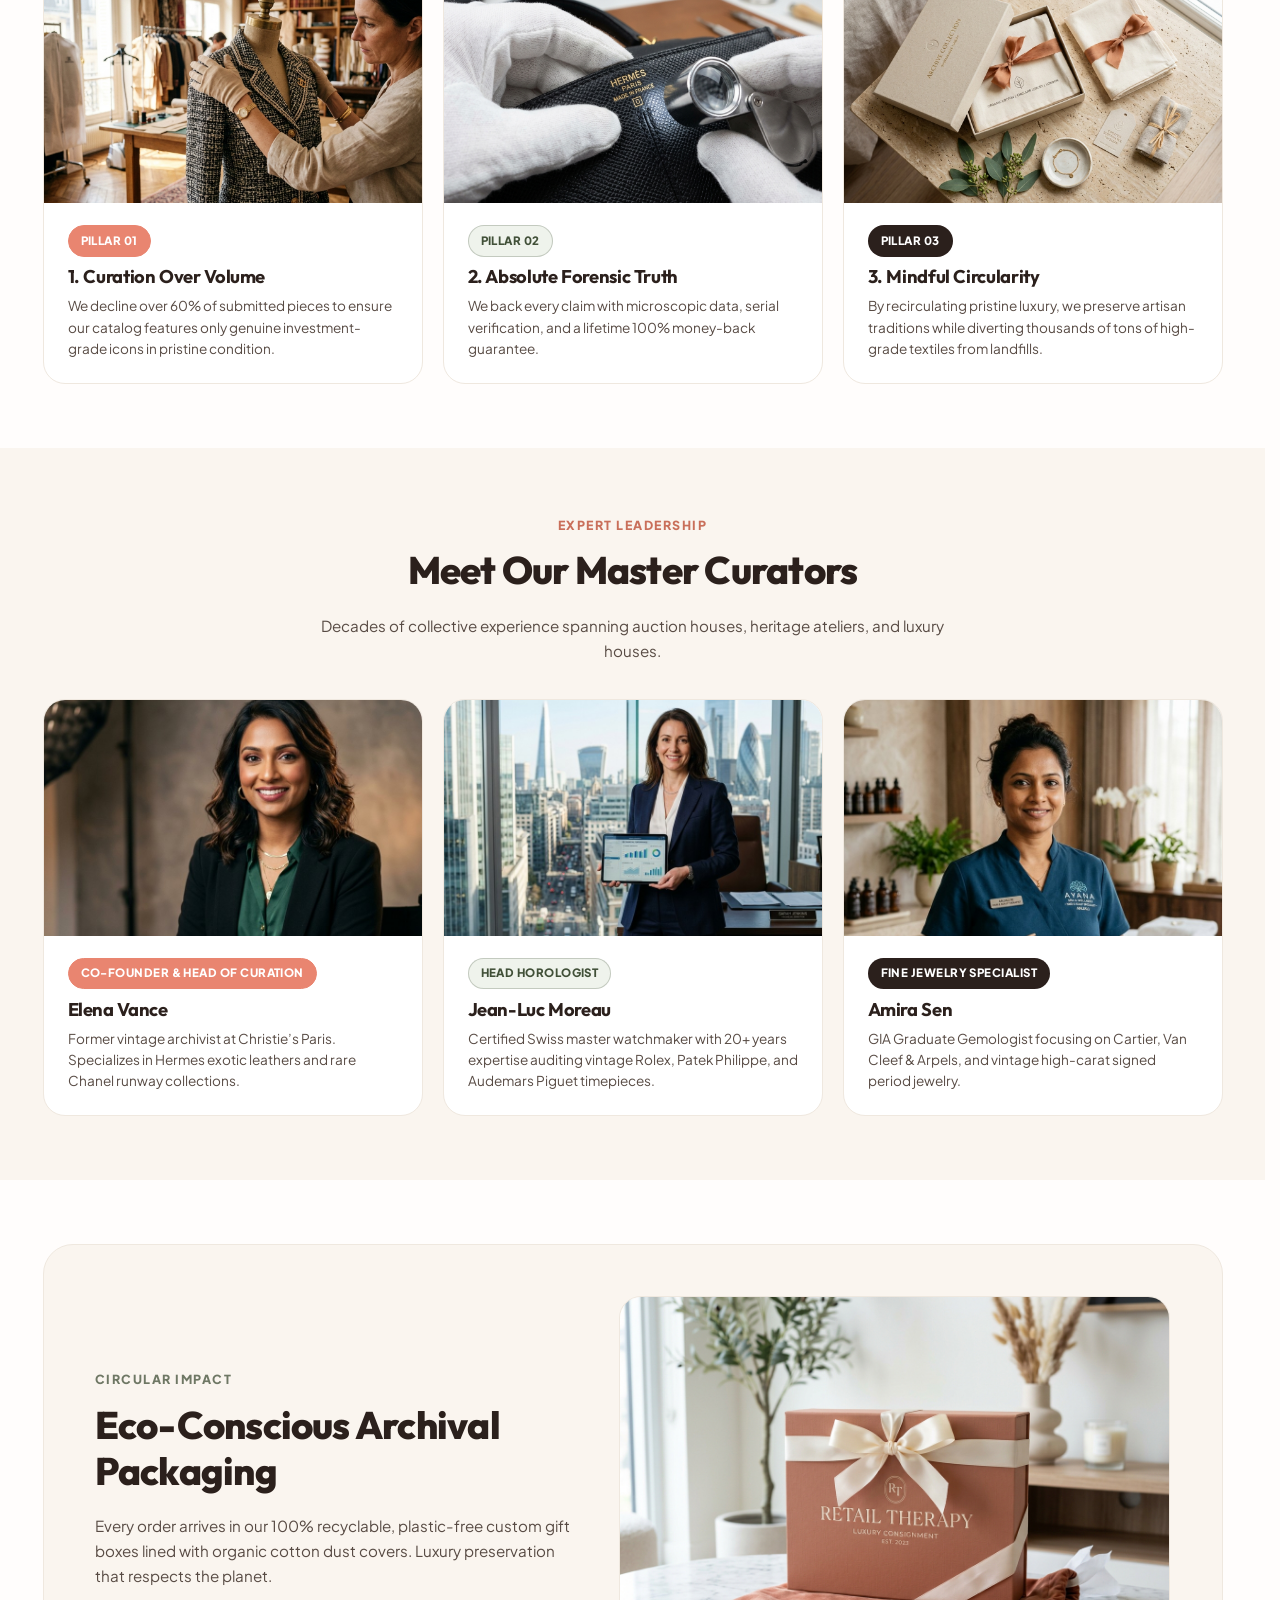
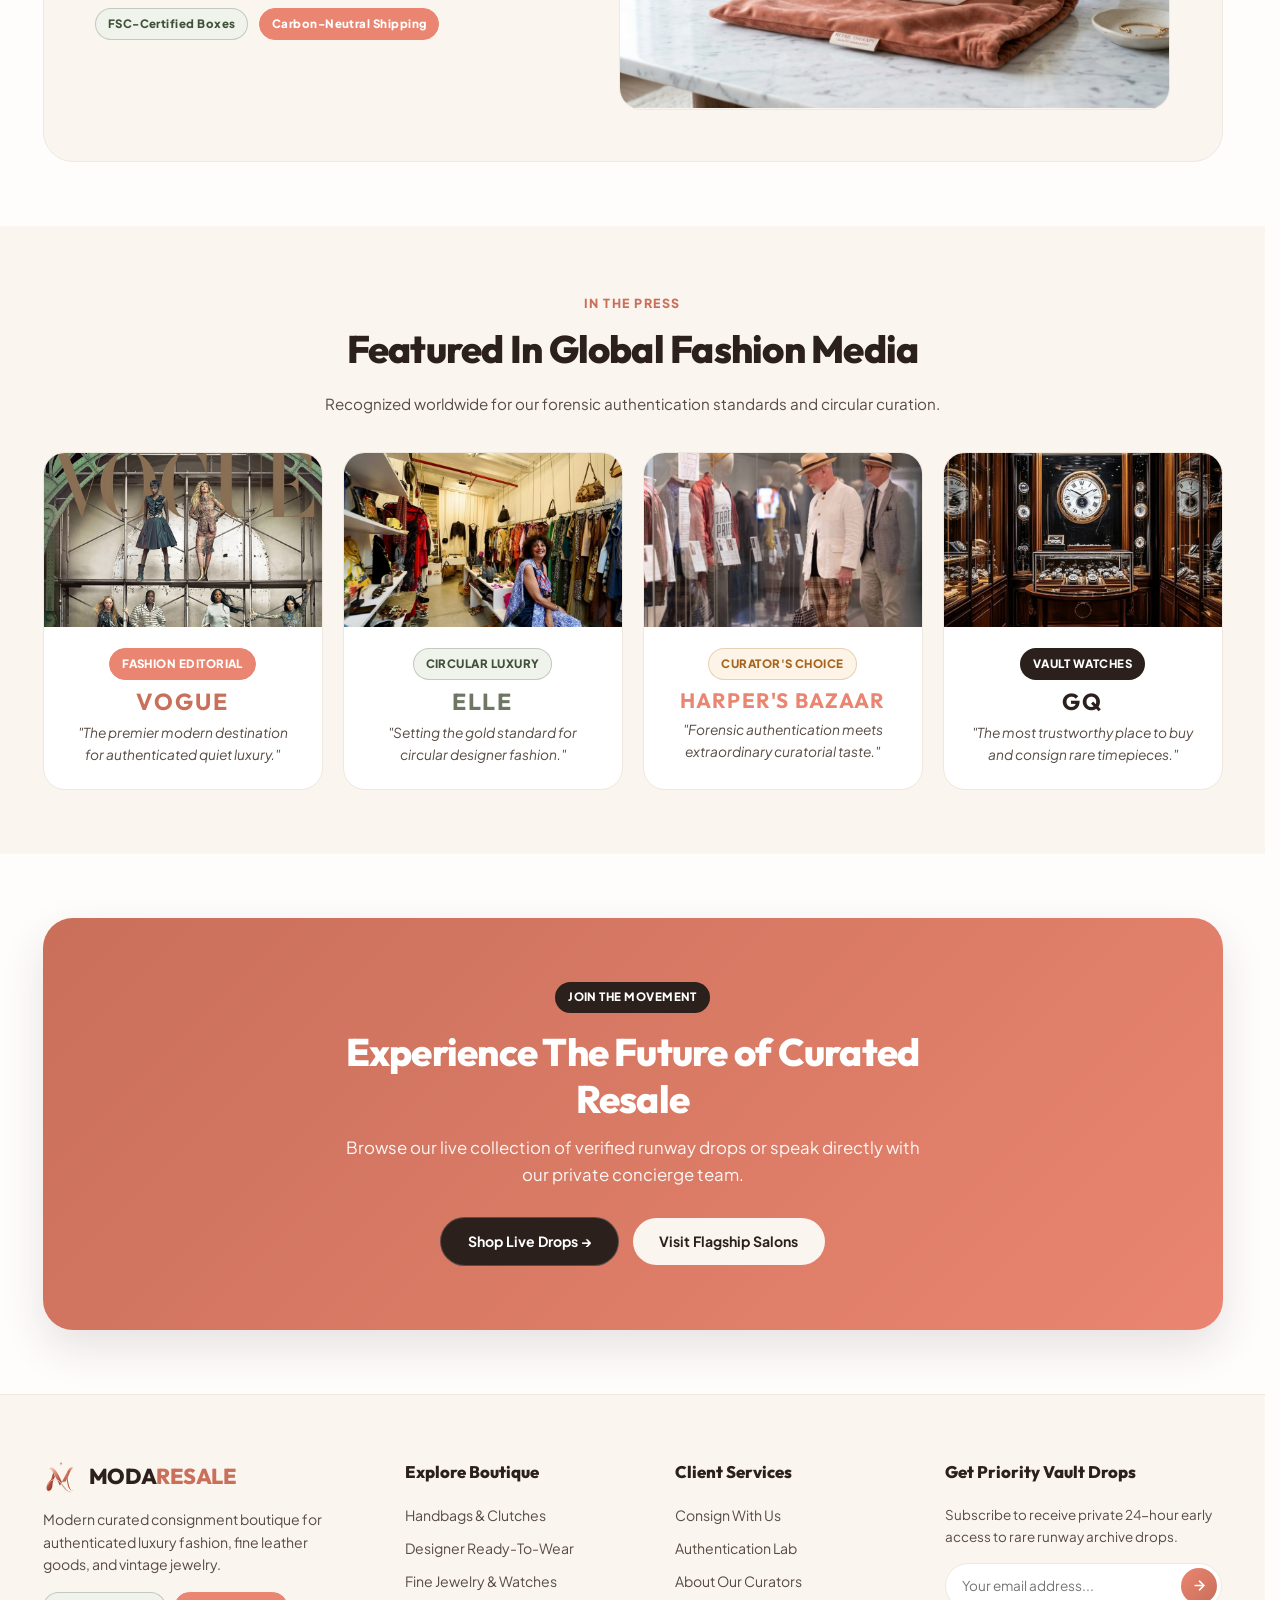
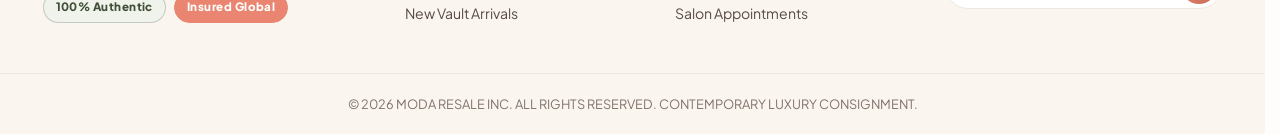
<file: about.html>
<!DOCTYPE html>
<html lang="en" data-theme="light" dir="ltr">
<head>
  <meta charset="UTF-8">
  <meta name="viewport" content="width=device-width, initial-scale=1.0">
  <meta name="description" content="About Moda Resale — Modern luxury consignment house preserving fashion heritage through circular curation and authenticated archives.">
  <title>Moda Resale — About The Maison & Our Curators</title>
  
  <link rel="icon" type="image/svg+xml" href="assets/images/favicon.svg">
  <link rel="apple-touch-icon" href="assets/images/logo.svg">
  <link rel="stylesheet" href="assets/css/style.css">
  <link rel="stylesheet" href="assets/css/responsive.css">
</head>
<body>

  <!-- Page Preloader -->
  <div class="page-loader" id="pageLoader" aria-hidden="true">
    <div class="loader-inner">
      <div class="loader-emblem-wrap">
        <div class="loader-halo"></div>
        <div class="loader-spinner"></div>
        <div class="loader-emblem">
          <img src="assets/images/logo.svg" alt="Moda Resale" width="28" height="28">
        </div>
      </div>
      <div class="loader-brand">MODA<span>RESALE</span></div>
      <div class="loader-tagline">Curated Luxury Archive</div>
      <div class="loader-progress-track">
        <div class="loader-progress-fill" id="loaderProgressFill"></div>
      </div>
      <div class="loader-status-row">
        <span class="loader-status-text" id="loaderStatusText">Authenticating</span>
        <span class="loader-percent" id="loaderPercent">18%</span>
      </div>
    </div>
  </div>

  <!-- Header / Navbar -->
  <header class="site-header" id="siteHeader">
    <div class="container navbar-inner">
      
      <a href="index.html" class="brand-link" aria-label="Moda Resale Home">
        <span class="brand-mark"><img src="assets/images/logo.svg" alt="Moda Resale" width="36" height="36"></span>
        <div class="brand-text">
          <div class="brand-title">MODA<span>RESALE</span></div>
          <div class="brand-sub">Curated Luxury Archive</div>
        </div>
      </a>

      <!-- Desktop Navigation -->
      <nav class="main-nav" aria-label="Primary Navigation">
        <div class="nav-dropdown">
          <a href="index.html" class="nav-link dropdown-toggle">
            Home
            <svg viewBox="0 0 24 24" fill="none" stroke="currentColor" stroke-width="2.5"><polyline points="6 9 12 15 18 9"></polyline></svg>
          </a>
          <div class="dropdown-card-menu">
            <a href="index.html" class="dropdown-card-item">
              <span class="dropdown-card-title">Home 1 — Flagship Boutique</span>
              <span class="dropdown-card-desc">Curated drops, editorial lookbook &amp; valuation lab</span>
            </a>
            <a href="home-2.html" class="dropdown-card-item">
              <span class="dropdown-card-title">Home 2 — Archive Vault</span>
              <span class="dropdown-card-desc">Live drops, market price index &amp; rapid appraisal</span>
            </a>
          </div>
        </div>

        <a href="shop.html" class="nav-link">Shop</a>
        <a href="consign.html" class="nav-link">Consign With Us</a>
        <a href="authentication.html" class="nav-link">Authentication</a>
        <a href="about.html" class="nav-link active">About</a>
        <a href="contact.html" class="nav-link">Contact</a>
      </nav>

      <!-- Header Actions -->
      <div class="header-actions">
        <button type="button" class="icon-btn" data-action="toggle-dir" aria-label="Toggle Direction" title="Switch LTR/RTL">
          <svg width="18" height="18" viewBox="0 0 24 24" fill="none" stroke="currentColor" stroke-width="2" stroke-linecap="round" stroke-linejoin="round">
            <path d="M4 8h16M16 4l4 4-4 4M20 16H4M8 12l-4 4 4 4"/>
          </svg>
        </button>

        <button type="button" class="icon-btn" data-action="toggle-theme" aria-label="Toggle Theme" title="Switch Light/Dark Mode">
          <span class="theme-icon-slot"></span>
        </button>

        <a href="wishlist.html" class="icon-btn" aria-label="Saved Wishlist" title="View Wishlist">
          <svg width="18" height="18" viewBox="0 0 24 24" fill="none" stroke="currentColor" stroke-width="2"><path d="M20.84 4.61a5.5 5.5 0 0 0-7.78 0L12 5.67l-1.06-1.06a5.5 5.5 0 0 0-7.78 0 5.5 5.5 0 0 0 0 7.78l1.06 1.06L12 21.23l7.78-7.78 1.06-1.06a5.5 5.5 0 0 0 0-7.78z"></path></svg>
          <b class="wishlist-count">0</b>
        </a>

        <a href="cart.html" class="icon-btn" aria-label="Shopping Bag" title="Shopping Bag">
          <svg width="18" height="18" viewBox="0 0 24 24" fill="none" stroke="currentColor" stroke-width="2"><path d="M6 2 3 6v14a2 2 0 0 0 2 2h14a2 2 0 0 0 2-2V6l-3-4Z"></path><path d="M3 6h18"></path><path d="M16 10a4 4 0 0 1-8 0"></path></svg>
          <b class="cart-count">0</b>
        </a>

        <div class="header-auth-pills">
          <a href="login.html" class="pill-btn">Login</a>
          <a href="consign.html" class="btn btn-gradient btn-sm header-cta-btn">Consign Now</a>
        </div>

        <button type="button" class="menu-toggle" id="menuToggle" aria-label="Open Navigation">☰</button>
      </div>

    </div>
  </header>

  <!-- Mobile Drawer -->
  <div class="mobile-drawer-backdrop" id="mobileDrawerBackdrop"></div>
  <aside class="mobile-drawer" id="mobileDrawer" aria-label="Mobile Navigation">
    <div class="mobile-drawer-head">
      <a href="index.html" class="brand-link">
        <span class="brand-mark"><img src="assets/images/logo.svg" alt="Moda Resale" width="36" height="36"></span>
        <div class="brand-title">MODA<span>RESALE</span></div>
      </a>
      <button type="button" class="icon-btn" id="mobileDrawerClose" aria-label="Close Navigation">✕</button>
    </div>

    <!-- Mobile Quick Commerce Bar (Wishlist & Cart Bag) -->
    <div class="mobile-quick-actions">
      <a href="wishlist.html" class="mobile-quick-item" title="View Wishlist">
        <svg width="18" height="18" viewBox="0 0 24 24" fill="none" stroke="currentColor" stroke-width="2" stroke-linecap="round" stroke-linejoin="round"><path d="M20.84 4.61a5.5 5.5 0 0 0-7.78 0L12 5.67l-1.06-1.06a5.5 5.5 0 0 0-7.78 0 5.5 5.5 0 0 0 0 7.78l1.06 1.06L12 21.23l7.78-7.78 1.06-1.06a5.5 5.5 0 0 0 0-7.78z"></path></svg>
        <span>Wishlist (<b class="wishlist-count">0</b>)</span>
      </a>
      <a href="cart.html" class="mobile-quick-item" title="View Shopping Bag">
        <svg width="18" height="18" viewBox="0 0 24 24" fill="none" stroke="currentColor" stroke-width="2" stroke-linecap="round" stroke-linejoin="round"><path d="M6 2 3 6v14a2 2 0 0 0 2 2h14a2 2 0 0 0 2-2V6l-3-4Z"></path><path d="M3 6h18"></path><path d="M16 10a4 4 0 0 1-8 0"></path></svg>
        <span>Bag (<b class="cart-count">0</b>)</span>
      </a>
    </div>

    <nav class="mobile-drawer-links">
      <div class="mobile-nav-item">
        <a href="#" class="mobile-nav-link mobile-dropdown-toggle">
          <span>Home Pages</span>
          <svg width="14" height="14" viewBox="0 0 24 24" fill="none" stroke="currentColor" stroke-width="2.5"><polyline points="6 9 12 15 18 9"></polyline></svg>
        </a>
        <div class="mobile-sub-menu">
          <a href="index.html" class="mobile-sub-link">Home 1 — Classic Boutique</a>
          <a href="home-2.html" class="mobile-sub-link">Home 2 — Trending Vault</a>
        </div>
      </div>
      <a href="shop.html" class="mobile-nav-link">Shop Collection</a>
      <a href="consign.html" class="mobile-nav-link">Consign With Us</a>
      <a href="authentication.html" class="mobile-nav-link">Authentication</a>
      <a href="about.html" class="mobile-nav-link active">About Maison</a>
      <a href="contact.html" class="mobile-nav-link">Contact & Salons</a>
    </nav>

    <div class="mobile-drawer-actions">
      <div class="mobile-toggles-grid">
        <button type="button" class="btn btn-light btn-sm" data-action="toggle-theme" aria-label="Toggle Theme">
          <span class="theme-icon-slot">
            <svg width="16" height="16" viewBox="0 0 24 24" fill="none" stroke="currentColor" stroke-width="2"><path d="M21 12.79A9 9 0 1 1 11.21 3 7 7 0 0 0 21 12.79z"></path></svg>
          </span>
          <span>Theme</span>
        </button>
        <button type="button" class="btn btn-light btn-sm" data-action="toggle-dir" aria-label="Toggle Direction">
          <svg width="16" height="16" viewBox="0 0 24 24" fill="none" stroke="currentColor" stroke-width="2" stroke-linecap="round" stroke-linejoin="round">
            <path d="M4 8h16M16 4l4 4-4 4M20 16H4M8 12l-4 4 4 4"/>
          </svg>
          <span>Direction</span>
        </button>
      </div>
      <div style="display:grid; grid-template-columns:1fr 1fr; gap:0.6rem; width:100%;">
        <a href="login.html" class="btn btn-light btn-sm" style="text-align:center;">Login</a>
        <a href="consign.html" class="btn btn-gradient btn-sm" style="text-align:center;">Consign Now</a>
      </div>
    </div>
  </aside>

  <!-- Main Content: About Us (7 Sections) -->
  <main id="mainContent">

    <!-- SECTION 1: Standardized Inner Hero -->
    <section class="inner-page-hero inner-page-hero-about">
      <div class="container">
        <div class="inner-hero-content">
          <nav class="inner-hero-breadcrumb" aria-label="Breadcrumb">
            <a href="index.html">Home</a>
            <span class="crumb-sep">/</span>
            <span class="crumb-active">About Maison</span>
          </nav>
          <p class="kicker">✧ &nbsp; OUR PHILOSOPHY & HERITAGE</p>
          <h1 class="inner-hero-title">Redefining Circular Luxury <span style="color:var(--accent-terracotta);">For The Modern Collector</span></h1>
          <p class="inner-hero-subtitle">Moda Resale was founded on a singular conviction: iconic fashion craftsmanship deserves perpetual life in the wardrobes of discerning tastemakers worldwide.</p>
        </div>
      </div>
    </section>

    <!-- SECTION 2: Our Origin & Story -->
    <section class="section-spacing" style="background-color: var(--bg-surface);">
      <div class="container">
        <div class="center-title">
          <p class="kicker">OUR ROOTS</p>
          <h2>Craftsmanship Built To Transcend Seasons</h2>
          <p>Founded by fashion archivist Elena Vance and luxury authenticator Jean-Luc Moreau.</p>
        </div>

        <div class="curate-lab-shell" style="background:var(--bg-card); padding: clamp(1.5rem, 3vw, 2.5rem);">
          <div class="lab-grid" style="grid-template-columns: 1fr 1fr; align-items:center;">
            <div>
              <h3>A Bridge Between Eras</h3>
              <p>
                What began as a private curation salon on Rue Saint-Honore has evolved into an international platform celebrating historical fashion masterpieces. We believe genuine luxury is not temporary consumption, but timeless design that retains lasting cultural and monetary value.
              </p>
              <p>
                By applying forensic-grade authentication and white-glove logistics, we have established the most trusted secondary market ecosystem for collectors worldwide.
              </p>
              <div class="form-grid-2" style="margin-top:1.25rem;">
                <div class="benefit-card" style="flex-direction:column; background:var(--bg-surface); padding:1rem;">
                  <b style="font-size:1.5rem; font-family:var(--font-display); color:var(--accent-terracotta);">15,000+</b>
                  <span style="font-size:0.72rem; font-weight:700; color:var(--text-muted); text-transform:uppercase;">Archived Pieces Sold</span>
                </div>
                <div class="benefit-card" style="flex-direction:column; background:var(--bg-surface); padding:1rem;">
                  <b style="font-size:1.5rem; font-family:var(--font-display); color:var(--accent-sage);">42</b>
                  <span style="font-size:0.72rem; font-weight:700; color:var(--text-muted); text-transform:uppercase;">Countries Served</span>
                </div>
              </div>
            </div>

            <div class="hero-media-card" style="aspect-ratio: 4 / 3.2; max-width: 100%;">
              <img src="assets/images/about/about-boutique-hero.jpg" alt="Moda Resale sunlit modern flagship boutique interior">
              <div class="hero-trending-badge">
                <span class="trending-icon">🏛</span>
                <div class="trending-text">
                  <small>FLAGSHIP SALONS</small>
                  <b>Paris · New York · London</b>
                </div>
              </div>
            </div>
          </div>
        </div>
      </div>
    </section>

    <!-- SECTION 3: Our Curated Approach (3 Pillars with HD Photography) -->
    <section class="section-spacing">
      <div class="container">
        <div class="center-title" style="margin-bottom: 2.25rem;">
          <p class="kicker">THE THREE PILLARS</p>
          <h2>Our Curatorial Philosophy</h2>
          <p>Every piece admitted to our collection meets three non-negotiable criteria.</p>
        </div>

        <div class="category-grid" style="grid-template-columns: repeat(auto-fit, minmax(280px, 1fr));">
          <!-- Pillar 1: Curation Over Volume -->
          <article class="amenity-card">
            <div class="amenity-card-media">
              <img src="assets/images/about/about-pillar-curation.jpg" alt="Fashion archivist inspecting vintage Chanel tweed suit on mannequin">
            </div>
            <div class="amenity-card-body">
              <span class="badge badge-coral" style="align-self:flex-start; margin-bottom:0.6rem;">PILLAR 01</span>
              <h3>1. Curation Over Volume</h3>
              <p>We decline over 60% of submitted pieces to ensure our catalog features only genuine investment-grade icons in pristine condition.</p>
            </div>
          </article>

          <!-- Pillar 2: Absolute Forensic Truth -->
          <article class="amenity-card">
            <div class="amenity-card-media">
              <img src="assets/images/about/about-pillar-forensic.jpg" alt="Master luxury authenticator examining Hermes gold heat stamping with jeweler loupe">
            </div>
            <div class="amenity-card-body">
              <span class="badge badge-sage" style="align-self:flex-start; margin-bottom:0.6rem;">PILLAR 02</span>
              <h3>2. Absolute Forensic Truth</h3>
              <p>We back every claim with microscopic data, serial verification, and a lifetime 100% money-back guarantee.</p>
            </div>
          </article>

          <!-- Pillar 3: Mindful Circularity -->
          <article class="amenity-card">
            <div class="amenity-card-media">
              <img src="assets/images/about/about-pillar-circularity.jpg" alt="Sustainable luxury archival packaging with organic dust bags and silk ribbon">
            </div>
            <div class="amenity-card-body">
              <span class="badge badge-dark" style="align-self:flex-start; margin-bottom:0.6rem;">PILLAR 03</span>
              <h3>3. Mindful Circularity</h3>
              <p>By recirculating pristine luxury, we preserve artisan traditions while diverting thousands of tons of high-grade textiles from landfills.</p>
            </div>
          </article>
        </div>
      </div>
    </section>

    <!-- SECTION 4: Meet The Curators (with HD Portraits) -->
    <section class="section-spacing" style="background-color: var(--bg-surface);">
      <div class="container">
        <div class="center-title" style="margin-bottom: 2.25rem;">
          <p class="kicker">EXPERT LEADERSHIP</p>
          <h2>Meet Our Master Curators</h2>
          <p>Decades of collective experience spanning auction houses, heritage ateliers, and luxury houses.</p>
        </div>

        <div class="category-grid" style="grid-template-columns: repeat(auto-fit, minmax(280px, 1fr));">
          <!-- Curator 1: Elena Vance -->
          <article class="amenity-card">
            <div class="amenity-card-media">
              <img src="assets/images/about/about-curator-elena.jpg" alt="Elena Vance - Co-Founder & Head of Curation">
            </div>
            <div class="amenity-card-body">
              <span class="badge badge-coral" style="align-self:flex-start; margin-bottom:0.6rem;">CO-FOUNDER &amp; HEAD OF CURATION</span>
              <h3>Elena Vance</h3>
              <p>Former vintage archivist at Christie’s Paris. Specializes in Hermes exotic leathers and rare Chanel runway collections.</p>
            </div>
          </article>

          <!-- Curator 2: Jean-Luc Moreau -->
          <article class="amenity-card">
            <div class="amenity-card-media">
              <img src="assets/images/about/about-curator-jeanluc.jpg" alt="Jean-Luc Moreau - Head Horologist">
            </div>
            <div class="amenity-card-body">
              <span class="badge badge-sage" style="align-self:flex-start; margin-bottom:0.6rem;">HEAD HOROLOGIST</span>
              <h3>Jean-Luc Moreau</h3>
              <p>Certified Swiss master watchmaker with 20+ years expertise auditing vintage Rolex, Patek Philippe, and Audemars Piguet timepieces.</p>
            </div>
          </article>

          <!-- Curator 3: Amira Sen -->
          <article class="amenity-card">
            <div class="amenity-card-media">
              <img src="assets/images/about/about-curator-amira.jpg" alt="Amira Sen - Fine Jewelry Specialist">
            </div>
            <div class="amenity-card-body">
              <span class="badge badge-dark" style="align-self:flex-start; margin-bottom:0.6rem;">FINE JEWELRY SPECIALIST</span>
              <h3>Amira Sen</h3>
              <p>GIA Graduate Gemologist focusing on Cartier, Van Cleef &amp; Arpels, and vintage high-carat signed period jewelry.</p>
            </div>
          </article>
        </div>
      </div>
    </section>

    <!-- SECTION 5: Sustainable Packaging & Impact -->
    <section class="section-spacing">
      <div class="container">
        <div class="curate-lab-shell" style="background:var(--bg-surface);">
          <div class="lab-grid">
            <div>
              <p class="kicker kicker-sage">CIRCULAR IMPACT</p>
              <h2>Eco-Conscious Archival Packaging</h2>
              <p>
                Every order arrives in our 100% recyclable, plastic-free custom gift boxes lined with organic cotton dust covers. Luxury preservation that respects the planet.
              </p>
              <div class="badge-row">
                <span class="badge badge-sage">FSC-Certified Boxes</span>
                <span class="badge badge-coral">Carbon-Neutral Shipping</span>
              </div>
            </div>

            <div style="border-radius:var(--radius-lg); overflow:hidden; border:1.5px solid var(--border-color); aspect-ratio:4/3;">
              <img src="assets/images/about/about-circular-packaging.jpg" alt="Eco luxury packaging box">
            </div>
          </div>
        </div>
      </div>
    </section>

    <!-- SECTION 6: Press & Media Accolades (with HD Editorial Photos & Colored Headings) -->
    <section class="section-spacing" style="background-color: var(--bg-surface);">
      <div class="container">
        <div class="center-title" style="margin-bottom: 2.25rem;">
          <p class="kicker">IN THE PRESS</p>
          <h2>Featured In Global Fashion Media</h2>
          <p>Recognized worldwide for our forensic authentication standards and circular curation.</p>
        </div>

        <div class="category-grid" style="grid-template-columns: repeat(auto-fit, minmax(240px, 1fr));">
          <!-- Press 1: Vogue -->
          <article class="amenity-card" style="text-align:center;">
            <div class="amenity-card-media">
              <img src="assets/images/about/about-press-vogue.jpg" alt="Vogue Fashion Editorial Coverage">
            </div>
            <div class="amenity-card-body" style="align-items:center;">
              <span class="badge badge-coral" style="margin-bottom:0.5rem;">FASHION EDITORIAL</span>
              <h3 style="color:var(--accent-terracotta); font-family:var(--font-display); font-size:1.45rem; letter-spacing:0.08em; margin-bottom:0.4rem;">VOGUE</h3>
              <p style="font-size:0.86rem; font-style:italic; color:var(--text-secondary);">"The premier modern destination for authenticated quiet luxury."</p>
            </div>
          </article>

          <!-- Press 2: Elle -->
          <article class="amenity-card" style="text-align:center;">
            <div class="amenity-card-media">
              <img src="assets/images/about/about-press-elle.jpg" alt="Elle Circular Luxury Feature">
            </div>
            <div class="amenity-card-body" style="align-items:center;">
              <span class="badge badge-sage" style="margin-bottom:0.5rem;">CIRCULAR LUXURY</span>
              <h3 style="color:var(--accent-sage); font-family:var(--font-display); font-size:1.45rem; letter-spacing:0.08em; margin-bottom:0.4rem;">ELLE</h3>
              <p style="font-size:0.86rem; font-style:italic; color:var(--text-secondary);">"Setting the gold standard for circular designer fashion."</p>
            </div>
          </article>

          <!-- Press 3: Harper's Bazaar -->
          <article class="amenity-card" style="text-align:center;">
            <div class="amenity-card-media">
              <img src="assets/images/about/about-press-harpers.jpg" alt="Harper's Bazaar Curatorial Curation Feature">
            </div>
            <div class="amenity-card-body" style="align-items:center;">
              <span class="badge badge-gold" style="margin-bottom:0.5rem;">CURATOR'S CHOICE</span>
              <h3 style="color:var(--accent-coral); font-family:var(--font-display); font-size:1.3rem; letter-spacing:0.06em; margin-bottom:0.4rem;">HARPER'S BAZAAR</h3>
              <p style="font-size:0.86rem; font-style:italic; color:var(--text-secondary);">"Forensic authentication meets extraordinary curatorial taste."</p>
            </div>
          </article>

          <!-- Press 4: GQ -->
          <article class="amenity-card" style="text-align:center;">
            <div class="amenity-card-media">
              <img src="assets/images/about/about-press-gq.jpg" alt="GQ Vintage Horology & Timepieces Feature">
            </div>
            <div class="amenity-card-body" style="align-items:center;">
              <span class="badge badge-dark" style="margin-bottom:0.5rem;">VAULT WATCHES</span>
              <h3 style="color:var(--text-primary); font-family:var(--font-display); font-size:1.45rem; letter-spacing:0.08em; margin-bottom:0.4rem;">GQ</h3>
              <p style="font-size:0.86rem; font-style:italic; color:var(--text-secondary);">"The most trustworthy place to buy and consign rare timepieces."</p>
            </div>
          </article>
        </div>
      </div>
    </section>

    <!-- SECTION 7: Final About CTA -->
    <section class="section-spacing">
      <div class="container">
        <div class="cta-banner">
          <div>
            <span class="badge badge-dark" style="margin-bottom: 1rem;">JOIN THE MOVEMENT</span>
            <h2>Experience The Future of Curated Resale</h2>
            <p>
              Browse our live collection of verified runway drops or speak directly with our private concierge team.
            </p>
            <div class="cta-btn-row">
              <a href="shop.html" class="btn btn-dark">Shop Live Drops →</a>
              <a href="contact.html" class="btn btn-light" style="border:none;">Visit Flagship Salons</a>
            </div>
          </div>
        </div>
      </div>
    </section>

  </main>

  <!-- Modern Reusable Footer -->
  <footer class="site-footer">
    <div class="container">
      <div class="footer-main-grid">
        <div>
          <a href="index.html" class="brand-link" style="margin-bottom: 0.85rem;">
            <span class="brand-mark"><img src="assets/images/logo.svg" alt="Moda Resale" width="36" height="36"></span>
            <div class="brand-title">MODA<span>RESALE</span></div>
          </a>
          <p style="font-size: 0.88rem; color: var(--text-secondary); line-height: 1.6; max-width: 300px;">
            Modern curated consignment boutique for authenticated luxury fashion, fine leather goods, and vintage jewelry.
          </p>
          <div style="display:flex; gap:0.5rem; margin-top:1rem;">
            <span class="badge badge-sage">100% Authentic</span>
            <span class="badge badge-coral">Insured Global</span>
          </div>
        </div>

        <div>
          <div class="footer-col-title">Explore Boutique</div>
          <div class="footer-links">
            <a href="shop.html" class="footer-link">Handbags & Clutches</a>
            <a href="shop.html" class="footer-link">Designer Ready-To-Wear</a>
            <a href="shop.html" class="footer-link">Fine Jewelry & Watches</a>
            <a href="shop.html" class="footer-link">New Vault Arrivals</a>
          </div>
        </div>

        <div>
          <div class="footer-col-title">Client Services</div>
          <div class="footer-links">
            <a href="consign.html" class="footer-link">Consign With Us</a>
            <a href="authentication.html" class="footer-link">Authentication Lab</a>
            <a href="about.html" class="footer-link">About Our Curators</a>
            <a href="contact.html" class="footer-link">Salon Appointments</a>
          </div>
        </div>

        <div>
          <div class="footer-col-title">Get Priority Vault Drops</div>
          <p style="font-size: 0.84rem; color: var(--text-secondary);">
            Subscribe to receive private 24-hour early access to rare runway archive drops.
          </p>
          <form class="footer-subscribe-form" onsubmit="event.preventDefault(); modaToast('Thank you for subscribing to private drops!');">
            <input type="email" class="footer-subscribe-input" placeholder="Your email address..." required aria-label="Subscribe email">
            <button type="submit" class="footer-subscribe-btn" aria-label="Subscribe"><svg width="15" height="15" viewBox="0 0 24 24" fill="none" stroke="currentColor" stroke-width="2.5" stroke-linecap="round" stroke-linejoin="round"><line x1="5" y1="12" x2="19" y2="12"></line><polyline points="12 5 19 12 12 19"></polyline></svg></button>
          </form>
        </div>
      </div>
    </div>

    <div class="footer-bottom-bar">
      <div class="container">
        © 2026 MODA RESALE INC. ALL RIGHTS RESERVED. CONTEMPORARY LUXURY CONSIGNMENT.
      </div>
    </div>
  </footer>

  <button type="button" class="scroll-top-btn" id="scrollTopBtn" aria-label="Return to top">↑</button>

  <script src="assets/js/main.js"></script>
</body>
</html>
</file>
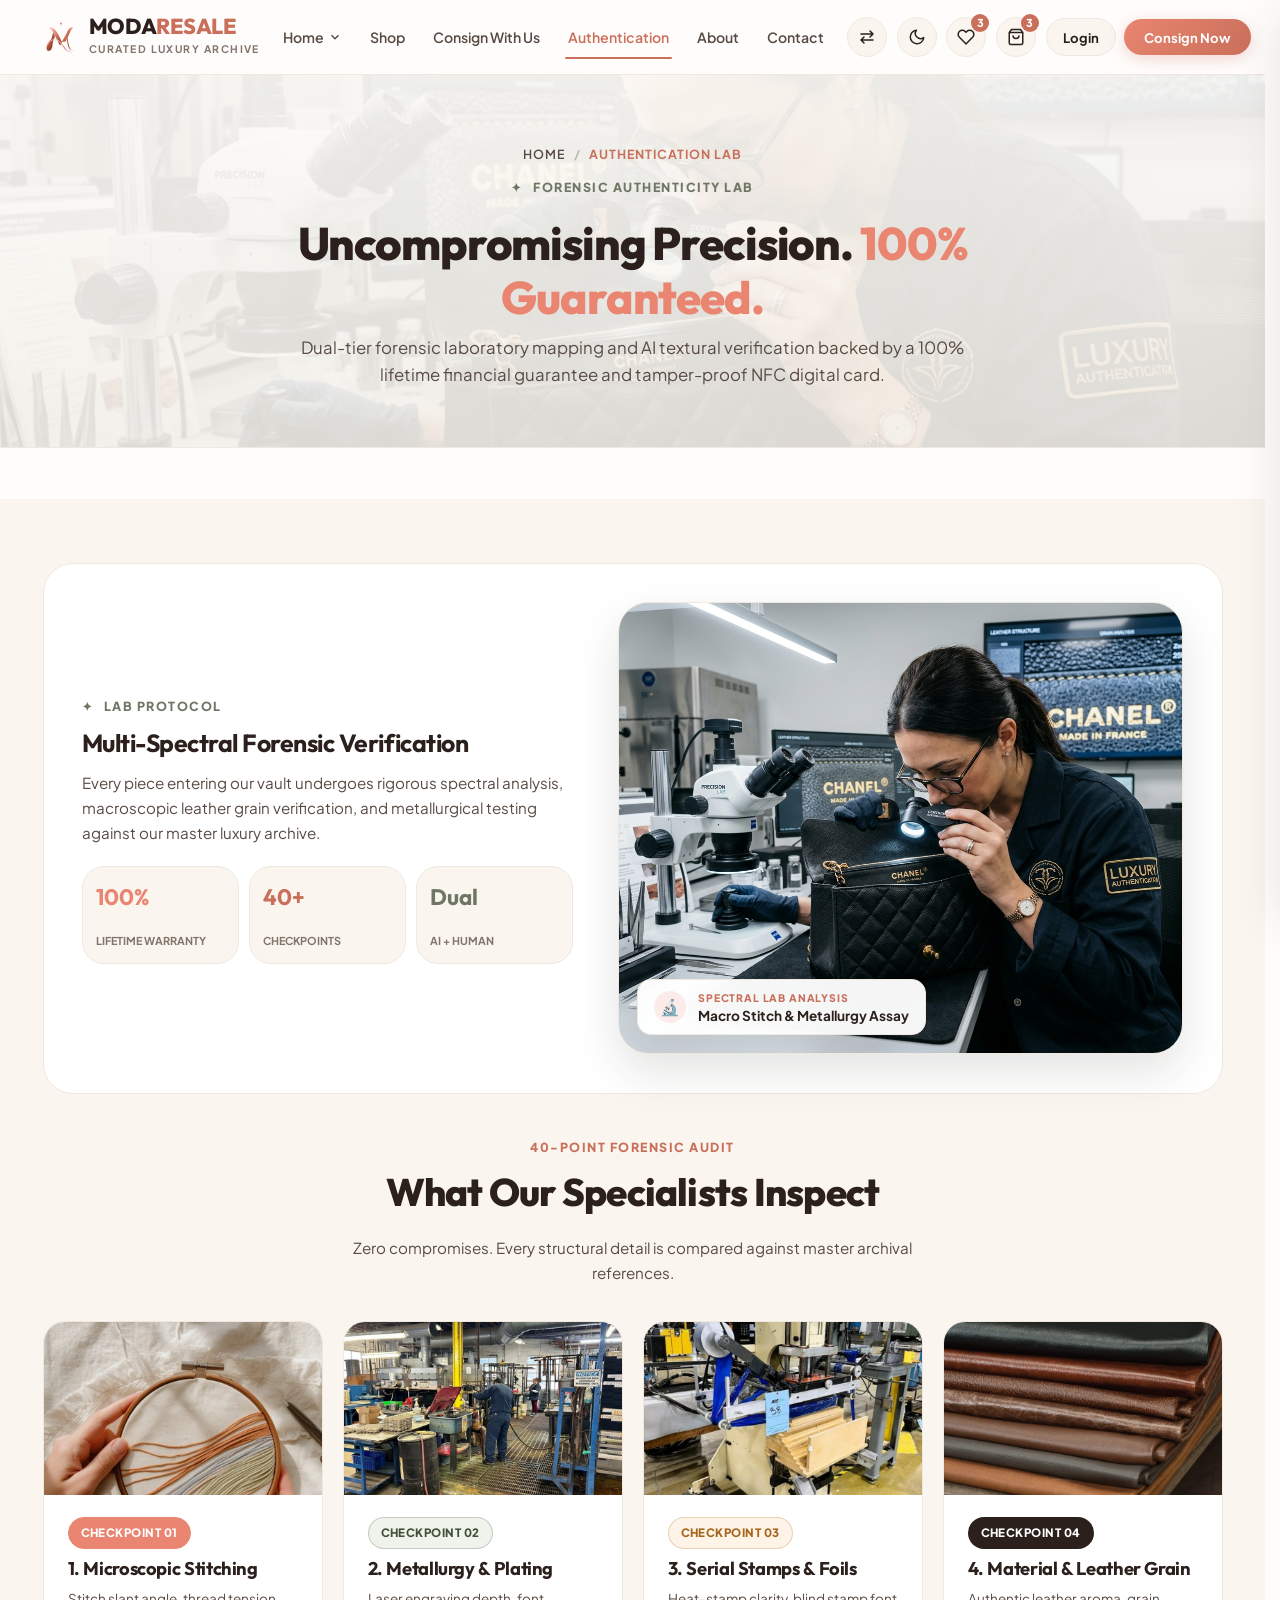
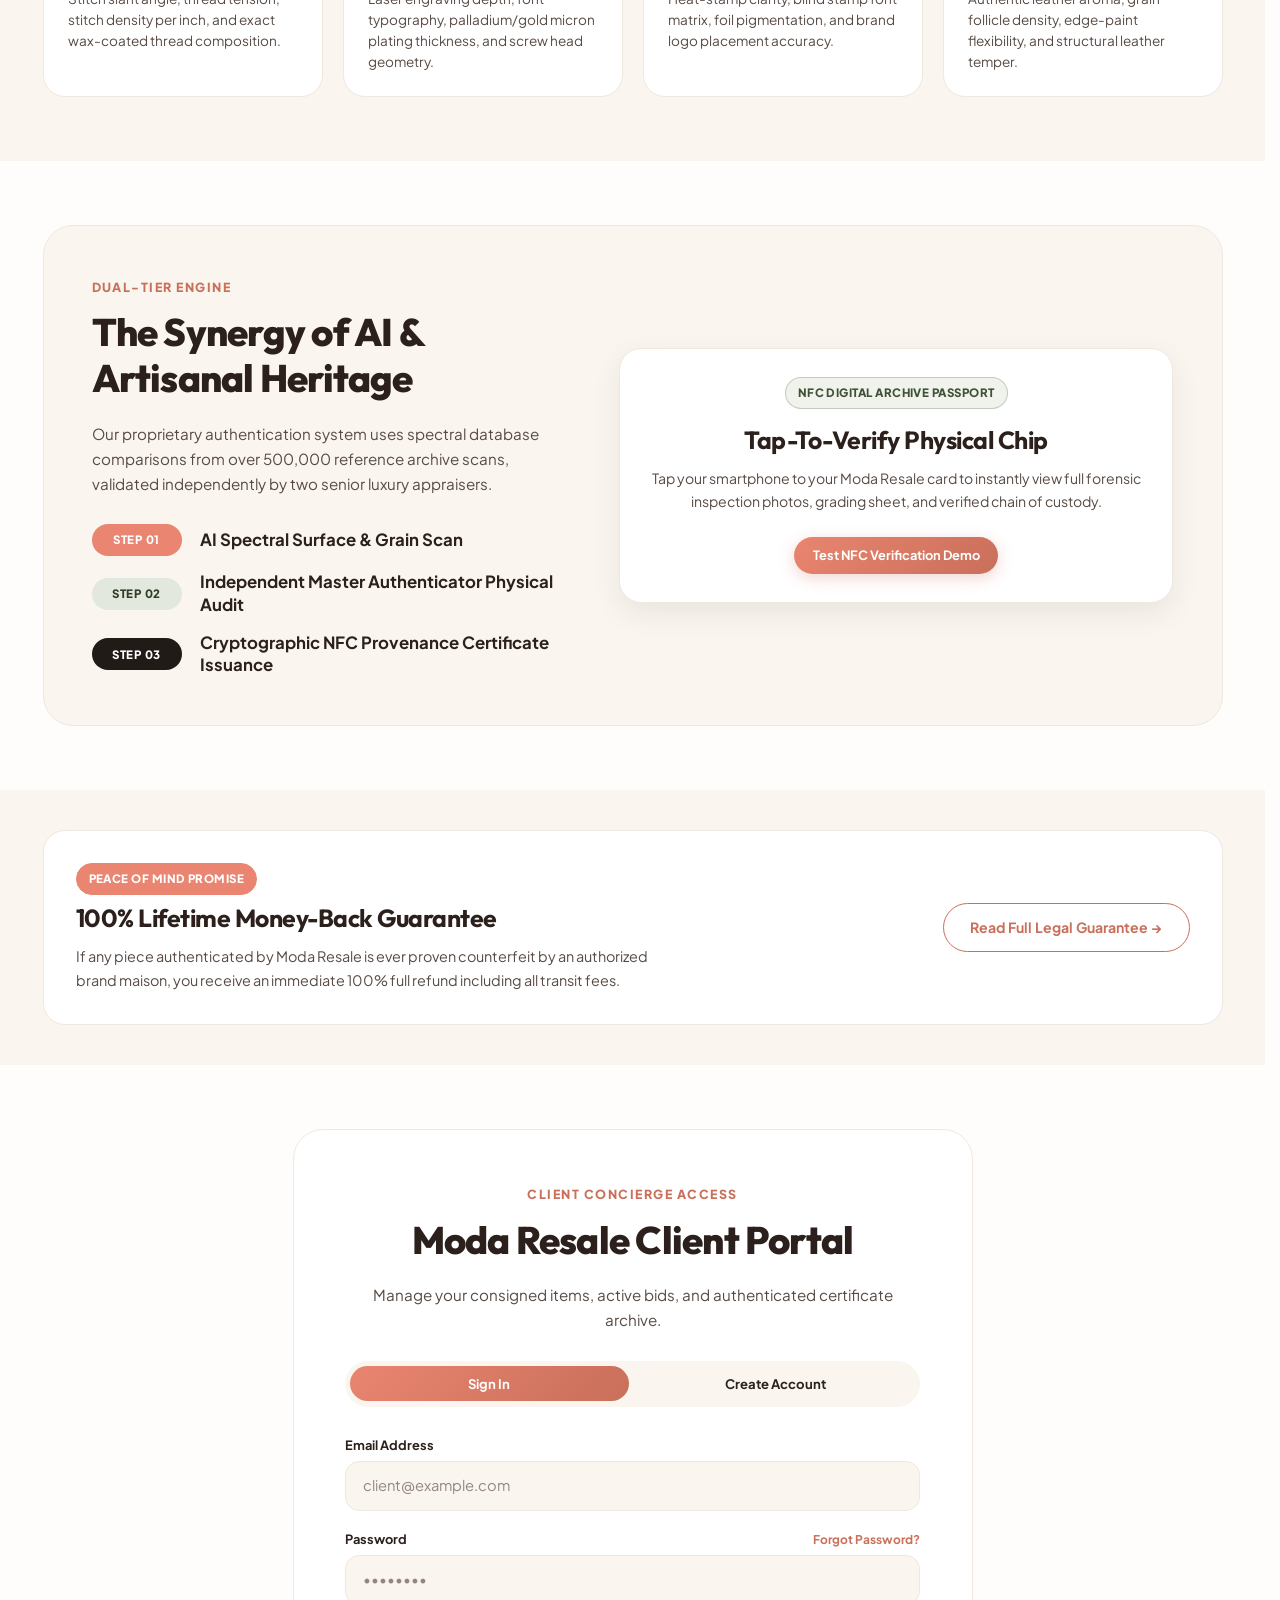
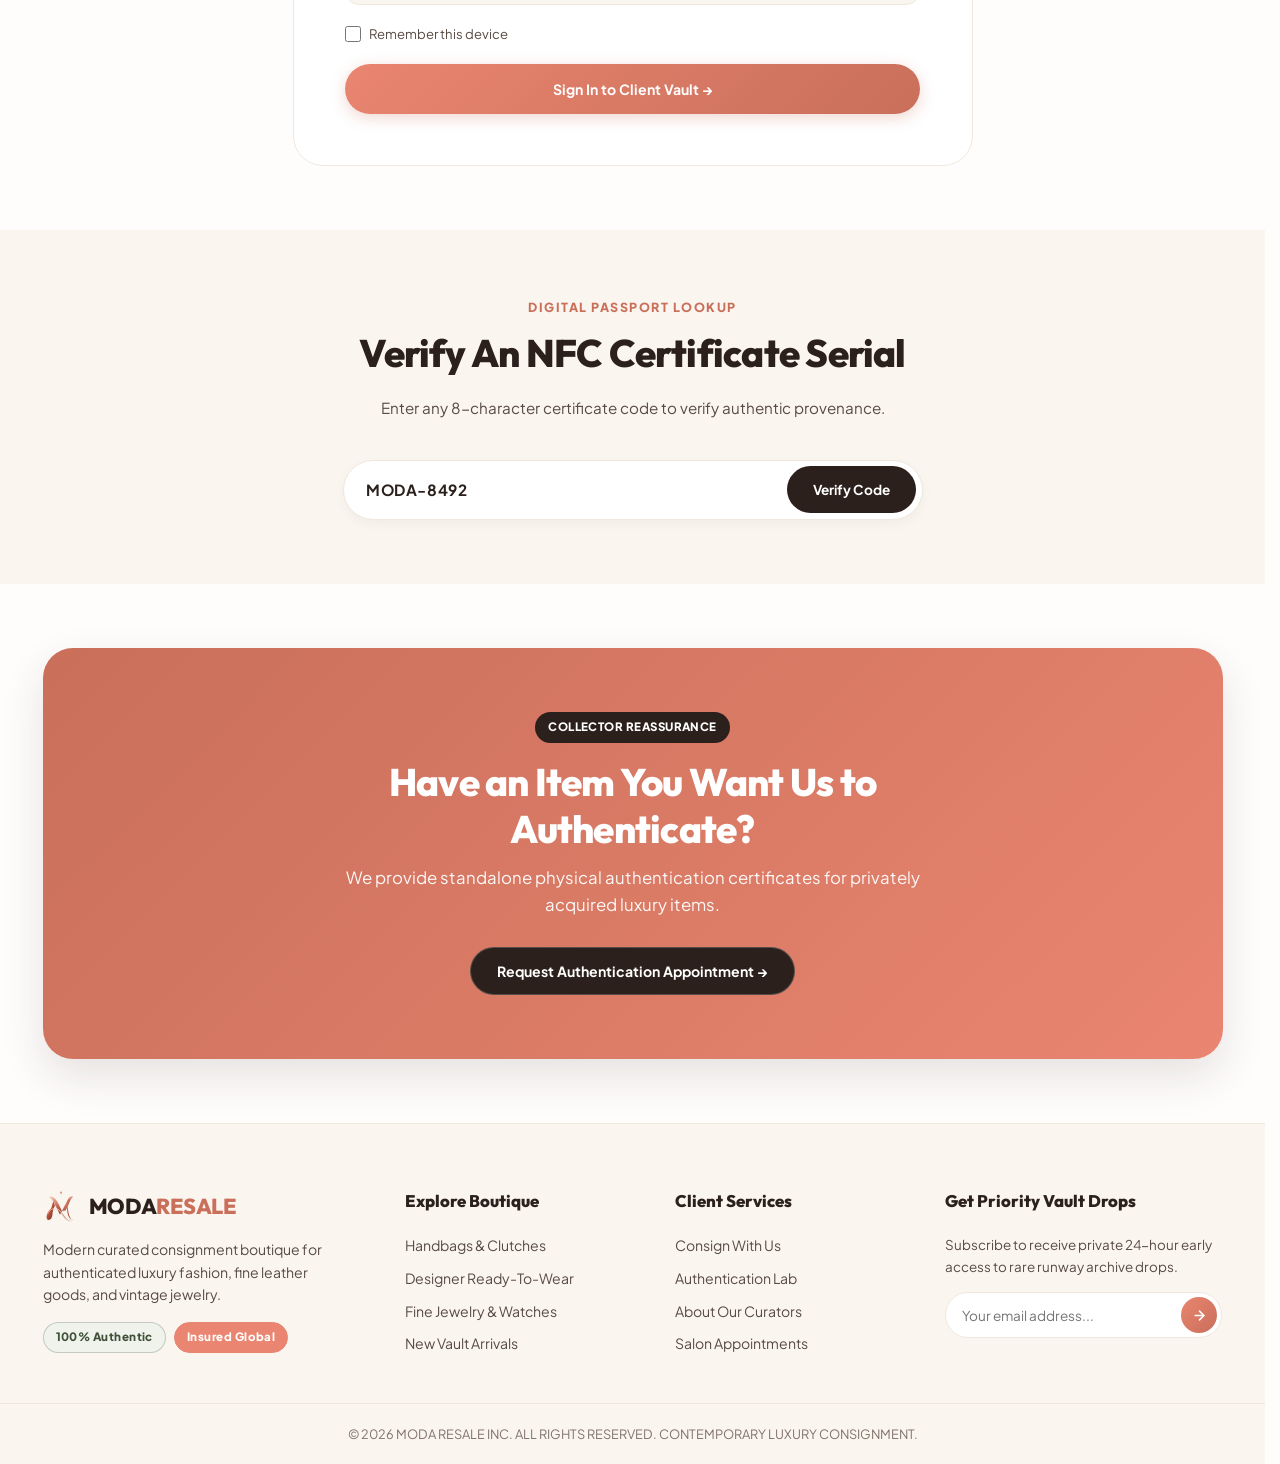
<file: authentication.html>
<!DOCTYPE html>
<html lang="en" data-theme="light" dir="ltr">
<head>
  <meta charset="UTF-8">
  <meta name="viewport" content="width=device-width, initial-scale=1.0">
  <meta name="description" content="Moda Resale — Master Forensic Authentication & Client Portal. Dual-tier verification with AI spectral analysis and NFC provenance certificates.">
  <title>Moda Resale — Forensic Authentication & Client Portal</title>
  
  <link rel="icon" type="image/svg+xml" href="assets/images/favicon.svg">
  <link rel="apple-touch-icon" href="assets/images/logo.svg">
  <link rel="stylesheet" href="assets/css/style.css">
  <link rel="stylesheet" href="assets/css/responsive.css">
</head>
<body>

  <!-- Page Preloader -->
  <div class="page-loader" id="pageLoader" aria-hidden="true">
    <div class="loader-inner">
      <div class="loader-emblem-wrap">
        <div class="loader-halo"></div>
        <div class="loader-spinner"></div>
        <div class="loader-emblem">
          <img src="assets/images/logo.svg" alt="Moda Resale" width="28" height="28">
        </div>
      </div>
      <div class="loader-brand">MODA<span>RESALE</span></div>
      <div class="loader-tagline">Curated Luxury Archive</div>
      <div class="loader-progress-track">
        <div class="loader-progress-fill" id="loaderProgressFill"></div>
      </div>
      <div class="loader-status-row">
        <span class="loader-status-text" id="loaderStatusText">Authenticating</span>
        <span class="loader-percent" id="loaderPercent">18%</span>
      </div>
    </div>
  </div>

  <!-- Header / Navbar -->
  <header class="site-header" id="siteHeader">
    <div class="container navbar-inner">
      
      <a href="index.html" class="brand-link" aria-label="Moda Resale Home">
        <span class="brand-mark"><img src="assets/images/logo.svg" alt="Moda Resale" width="36" height="36"></span>
        <div class="brand-text">
          <div class="brand-title">MODA<span>RESALE</span></div>
          <div class="brand-sub">Curated Luxury Archive</div>
        </div>
      </a>

      <!-- Desktop Navigation -->
      <nav class="main-nav" aria-label="Primary Navigation">
        <div class="nav-dropdown">
          <a href="index.html" class="nav-link dropdown-toggle">
            Home
            <svg viewBox="0 0 24 24" fill="none" stroke="currentColor" stroke-width="2.5"><polyline points="6 9 12 15 18 9"></polyline></svg>
          </a>
          <div class="dropdown-card-menu">
            <a href="index.html" class="dropdown-card-item">
              <span class="dropdown-card-title">Home 1 — Flagship Boutique</span>
              <span class="dropdown-card-desc">Curated drops, editorial lookbook &amp; valuation lab</span>
            </a>
            <a href="home-2.html" class="dropdown-card-item">
              <span class="dropdown-card-title">Home 2 — Archive Vault</span>
              <span class="dropdown-card-desc">Live drops, market price index &amp; rapid appraisal</span>
            </a>
          </div>
        </div>

        <a href="shop.html" class="nav-link">Shop</a>
        <a href="consign.html" class="nav-link">Consign With Us</a>
        <a href="authentication.html" class="nav-link active">Authentication</a>
        <a href="about.html" class="nav-link">About</a>
        <a href="contact.html" class="nav-link">Contact</a>
      </nav>

      <!-- Header Actions -->
      <div class="header-actions">
        <button type="button" class="icon-btn" data-action="toggle-dir" aria-label="Toggle Direction" title="Switch LTR/RTL">
          <svg width="18" height="18" viewBox="0 0 24 24" fill="none" stroke="currentColor" stroke-width="2" stroke-linecap="round" stroke-linejoin="round">
            <path d="M4 8h16M16 4l4 4-4 4M20 16H4M8 12l-4 4 4 4"/>
          </svg>
        </button>

        <button type="button" class="icon-btn" data-action="toggle-theme" aria-label="Toggle Theme" title="Switch Light/Dark Mode">
          <span class="theme-icon-slot"></span>
        </button>

        <a href="wishlist.html" class="icon-btn" aria-label="Saved Wishlist" title="View Wishlist">
          <svg width="18" height="18" viewBox="0 0 24 24" fill="none" stroke="currentColor" stroke-width="2"><path d="M20.84 4.61a5.5 5.5 0 0 0-7.78 0L12 5.67l-1.06-1.06a5.5 5.5 0 0 0-7.78 0 5.5 5.5 0 0 0 0 7.78l1.06 1.06L12 21.23l7.78-7.78 1.06-1.06a5.5 5.5 0 0 0 0-7.78z"></path></svg>
          <b class="wishlist-count">0</b>
        </a>

        <a href="cart.html" class="icon-btn" aria-label="Shopping Bag" title="Shopping Bag">
          <svg width="18" height="18" viewBox="0 0 24 24" fill="none" stroke="currentColor" stroke-width="2"><path d="M6 2 3 6v14a2 2 0 0 0 2 2h14a2 2 0 0 0 2-2V6l-3-4Z"></path><path d="M3 6h18"></path><path d="M16 10a4 4 0 0 1-8 0"></path></svg>
          <b class="cart-count">0</b>
        </a>

        <div class="header-auth-pills">
          <a href="login.html" class="pill-btn">Login</a>
          <a href="consign.html" class="btn btn-gradient btn-sm header-cta-btn">Consign Now</a>
        </div>

        <button type="button" class="menu-toggle" id="menuToggle" aria-label="Open Navigation">☰</button>
      </div>

    </div>
  </header>

  <!-- Mobile Drawer -->
  <div class="mobile-drawer-backdrop" id="mobileDrawerBackdrop"></div>
  <aside class="mobile-drawer" id="mobileDrawer" aria-label="Mobile Navigation">
    <div class="mobile-drawer-head">
      <a href="index.html" class="brand-link">
        <span class="brand-mark"><img src="assets/images/logo.svg" alt="Moda Resale" width="36" height="36"></span>
        <div class="brand-title">MODA<span>RESALE</span></div>
      </a>
      <button type="button" class="icon-btn" id="mobileDrawerClose" aria-label="Close Navigation">✕</button>
    </div>

    <!-- Mobile Quick Commerce Bar (Wishlist & Cart Bag) -->
    <div class="mobile-quick-actions">
      <a href="wishlist.html" class="mobile-quick-item" title="View Wishlist">
        <svg width="18" height="18" viewBox="0 0 24 24" fill="none" stroke="currentColor" stroke-width="2" stroke-linecap="round" stroke-linejoin="round"><path d="M20.84 4.61a5.5 5.5 0 0 0-7.78 0L12 5.67l-1.06-1.06a5.5 5.5 0 0 0-7.78 0 5.5 5.5 0 0 0 0 7.78l1.06 1.06L12 21.23l7.78-7.78 1.06-1.06a5.5 5.5 0 0 0 0-7.78z"></path></svg>
        <span>Wishlist (<b class="wishlist-count">0</b>)</span>
      </a>
      <a href="cart.html" class="mobile-quick-item" title="View Shopping Bag">
        <svg width="18" height="18" viewBox="0 0 24 24" fill="none" stroke="currentColor" stroke-width="2" stroke-linecap="round" stroke-linejoin="round"><path d="M6 2 3 6v14a2 2 0 0 0 2 2h14a2 2 0 0 0 2-2V6l-3-4Z"></path><path d="M3 6h18"></path><path d="M16 10a4 4 0 0 1-8 0"></path></svg>
        <span>Bag (<b class="cart-count">0</b>)</span>
      </a>
    </div>

    <nav class="mobile-drawer-links">
      <div class="mobile-nav-item">
        <a href="#" class="mobile-nav-link mobile-dropdown-toggle">
          <span>Home Pages</span>
          <svg width="14" height="14" viewBox="0 0 24 24" fill="none" stroke="currentColor" stroke-width="2.5"><polyline points="6 9 12 15 18 9"></polyline></svg>
        </a>
        <div class="mobile-sub-menu">
          <a href="index.html" class="mobile-sub-link">Home 1 — Classic Boutique</a>
          <a href="home-2.html" class="mobile-sub-link">Home 2 — Trending Vault</a>
        </div>
      </div>
      <a href="shop.html" class="mobile-nav-link">Shop Collection</a>
      <a href="consign.html" class="mobile-nav-link">Consign With Us</a>
      <a href="authentication.html" class="mobile-nav-link active">Authentication</a>
      <a href="about.html" class="mobile-nav-link">About Maison</a>
      <a href="contact.html" class="mobile-nav-link">Contact & Salons</a>
    </nav>

    <div class="mobile-drawer-actions">
      <div class="mobile-toggles-grid">
        <button type="button" class="btn btn-light btn-sm" data-action="toggle-theme" aria-label="Toggle Theme">
          <span class="theme-icon-slot">
            <svg width="16" height="16" viewBox="0 0 24 24" fill="none" stroke="currentColor" stroke-width="2"><path d="M21 12.79A9 9 0 1 1 11.21 3 7 7 0 0 0 21 12.79z"></path></svg>
          </span>
          <span>Theme</span>
        </button>
        <button type="button" class="btn btn-light btn-sm" data-action="toggle-dir" aria-label="Toggle Direction">
          <svg width="16" height="16" viewBox="0 0 24 24" fill="none" stroke="currentColor" stroke-width="2" stroke-linecap="round" stroke-linejoin="round">
            <path d="M4 8h16M16 4l4 4-4 4M20 16H4M8 12l-4 4 4 4"/>
          </svg>
          <span>Direction</span>
        </button>
      </div>
      <div style="display:grid; grid-template-columns:1fr 1fr; gap:0.6rem; width:100%;">
        <a href="login.html" class="btn btn-light btn-sm" style="text-align:center;">Login</a>
        <a href="consign.html" class="btn btn-gradient btn-sm" style="text-align:center;">Consign Now</a>
      </div>
    </div>
  </aside>

  <!-- Main Content: Authentication & Client Portal (7 Sections) -->
  <main id="mainContent">

    <!-- SECTION 1: Standardized Inner Hero -->
    <section class="inner-page-hero inner-page-hero-auth">
      <div class="container">
        <div class="inner-hero-content">
          <nav class="inner-hero-breadcrumb" aria-label="Breadcrumb">
            <a href="index.html">Home</a>
            <span class="crumb-sep">/</span>
            <span class="crumb-active">Authentication Lab</span>
          </nav>
          <p class="kicker kicker-sage">✦ &nbsp; FORENSIC AUTHENTICITY LAB</p>
          <h1 class="inner-hero-title">Uncompromising Precision. <span style="color:var(--accent-coral);">100% Guaranteed.</span></h1>
          <p class="inner-hero-subtitle">Dual-tier forensic laboratory mapping and AI textural verification backed by a 100% lifetime financial guarantee and tamper-proof NFC digital card.</p>
        </div>
      </div>
    </section>

    <!-- SECTION 2: What We Check (4 Multi-Point Cards with HD Inspection Photos) -->
    <section class="section-spacing" id="checks" style="background-color: var(--bg-surface);">
      <div class="container">
        
        <!-- Lab Overview Showcase Banner -->
        <div class="curate-lab-shell" style="background:var(--bg-card); padding: clamp(1.5rem, 3vw, 2.5rem); margin-bottom: 2.5rem;">
          <div class="lab-grid" style="align-items:center;">
            <div>
              <p class="kicker kicker-sage">✦ &nbsp; LAB PROTOCOL</p>
              <h3>Multi-Spectral Forensic Verification</h3>
              <p>
                Every piece entering our vault undergoes rigorous spectral analysis, macroscopic leather grain verification, and metallurgical testing against our master luxury archive.
              </p>
              <div class="stats-grid-3">
                <div class="benefit-card" style="flex-direction:column; background:var(--bg-surface); padding:0.85rem; text-align:center;">
                  <b style="font-size:1.4rem; font-family:var(--font-display); color:var(--accent-coral);">100%</b>
                  <span style="font-size:0.68rem; font-weight:700; color:var(--text-muted); text-transform:uppercase;">Lifetime Warranty</span>
                </div>
                <div class="benefit-card" style="flex-direction:column; background:var(--bg-surface); padding:0.85rem; text-align:center;">
                  <b style="font-size:1.4rem; font-family:var(--font-display); color:var(--accent-terracotta);">40+</b>
                  <span style="font-size:0.68rem; font-weight:700; color:var(--text-muted); text-transform:uppercase;">Checkpoints</span>
                </div>
                <div class="benefit-card" style="flex-direction:column; background:var(--bg-surface); padding:0.85rem; text-align:center;">
                  <b style="font-size:1.4rem; font-family:var(--font-display); color:var(--accent-sage);">Dual</b>
                  <span style="font-size:0.68rem; font-weight:700; color:var(--text-muted); text-transform:uppercase;">AI + Human</span>
                </div>
              </div>
            </div>

            <div class="hero-media-card" style="aspect-ratio: 4 / 3.2; max-width: 100%;">
              <img src="assets/images/authentication/authentication-lab-hero.jpg" alt="Forensic microscope inspection on luxury leather stitching">
              <div class="hero-trending-badge">
                <span class="trending-icon">🔬</span>
                <div class="trending-text">
                  <small>SPECTRAL LAB ANALYSIS</small>
                  <b>Macro Stitch & Metallurgy Assay</b>
                </div>
              </div>
            </div>
          </div>
        </div>

        <div class="center-title" style="margin-bottom: 2.25rem;">
          <p class="kicker">40-POINT FORENSIC AUDIT</p>
          <h2>What Our Specialists Inspect</h2>
          <p>Zero compromises. Every structural detail is compared against master archival references.</p>
        </div>

        <div class="category-grid" style="grid-template-columns: repeat(auto-fit, minmax(240px, 1fr));">
          <!-- Card 1: Microscopic Stitching -->
          <article class="amenity-card">
            <div class="amenity-card-media">
              <img src="assets/images/authentication/authentication-inspect-stitching.jpg" alt="Precision Microscopic Stitching and Thread Inspection">
            </div>
            <div class="amenity-card-body">
              <span class="badge badge-coral" style="align-self:flex-start; margin-bottom:0.6rem;">CHECKPOINT 01</span>
              <h3>1. Microscopic Stitching</h3>
              <p>Stitch slant angle, thread tension, stitch density per inch, and exact wax-coated thread composition.</p>
            </div>
          </article>

          <!-- Card 2: Metallurgy & Plating -->
          <article class="amenity-card">
            <div class="amenity-card-media">
              <img src="assets/images/authentication/authentication-inspect-metallurgy.jpg" alt="Metallurgy and Hardware Plating Inspection">
            </div>
            <div class="amenity-card-body">
              <span class="badge badge-sage" style="align-self:flex-start; margin-bottom:0.6rem;">CHECKPOINT 02</span>
              <h3>2. Metallurgy &amp; Plating</h3>
              <p>Laser engraving depth, font typography, palladium/gold micron plating thickness, and screw head geometry.</p>
            </div>
          </article>

          <!-- Card 3: Serial Stamps & Foils -->
          <article class="amenity-card">
            <div class="amenity-card-media">
              <img src="assets/images/authentication/authentication-inspect-stamps.jpg" alt="Precision Heat-Stamp and Serial Foil Inspection">
            </div>
            <div class="amenity-card-body">
              <span class="badge badge-gold" style="align-self:flex-start; margin-bottom:0.6rem;">CHECKPOINT 03</span>
              <h3>3. Serial Stamps &amp; Foils</h3>
              <p>Heat-stamp clarity, blind stamp font matrix, foil pigmentation, and brand logo placement accuracy.</p>
            </div>
          </article>

          <!-- Card 4: Material & Leather Grain -->
          <article class="amenity-card">
            <div class="amenity-card-media">
              <img src="assets/images/authentication/authentication-inspect-leather.jpg" alt="Luxury Leather Hide Grain and Texture Analysis">
            </div>
            <div class="amenity-card-body">
              <span class="badge badge-dark" style="align-self:flex-start; margin-bottom:0.6rem;">CHECKPOINT 04</span>
              <h3>4. Material &amp; Leather Grain</h3>
              <p>Authentic leather aroma, grain follicle density, edge-paint flexibility, and structural leather temper.</p>
            </div>
          </article>
        </div>
      </div>
    </section>

    <!-- SECTION 3: The Dual-Tier Verification Process -->
    <section class="section-spacing">
      <div class="container">
        <div class="curate-lab-shell" style="background:var(--bg-surface); padding:3rem;">
          <div class="lab-grid">
            <div>
              <p class="kicker">DUAL-TIER ENGINE</p>
              <h2>The Synergy of AI & Artisanal Heritage</h2>
              <p>
                Our proprietary authentication system uses spectral database comparisons from over 500,000 reference archive scans, validated independently by two senior luxury appraisers.
              </p>
              <div class="dual-engine-steps">
                <div class="step-list-item">
                  <span class="step-pill step-pill-coral">STEP 01</span>
                  <span class="step-text">AI Spectral Surface &amp; Grain Scan</span>
                </div>
                <div class="step-list-item">
                  <span class="step-pill step-pill-sage">STEP 02</span>
                  <span class="step-text">Independent Master Authenticator Physical Audit</span>
                </div>
                <div class="step-list-item">
                  <span class="step-pill step-pill-dark">STEP 03</span>
                  <span class="step-text">Cryptographic NFC Provenance Certificate Issuance</span>
                </div>
              </div>
            </div>

            <div class="lab-builder-card" style="background:var(--bg-card); text-align:center;">
              <span class="badge badge-sage" style="margin-bottom:1rem;">NFC DIGITAL ARCHIVE PASSPORT</span>
              <h3>Tap-To-Verify Physical Chip</h3>
              <p style="font-size:0.88rem; color:var(--text-secondary); margin-bottom:1.5rem;">
                Tap your smartphone to your Moda Resale card to instantly view full forensic inspection photos, grading sheet, and verified chain of custody.
              </p>
              <button type="button" class="btn btn-gradient btn-sm" onclick="modaToast('NFC Digital Passport Demo Verified!')">Test NFC Verification Demo</button>
            </div>
          </div>
        </div>
      </div>
    </section>

    <!-- SECTION 4: Lifetime Authenticity Guarantee -->
    <section class="section-spacing" style="background-color: var(--bg-surface); padding-top:2.5rem; padding-bottom:2.5rem;">
      <div class="container">
        <div style="display:flex; align-items:center; justify-content:space-between; flex-wrap:wrap; gap:1.5rem; padding:2rem; background:var(--bg-card); border-radius:var(--radius-lg); border:1.5px solid var(--border-color);">
          <div style="max-width:600px;">
            <span class="badge badge-coral" style="margin-bottom:0.5rem;">PEACE OF MIND PROMISE</span>
            <h3>100% Lifetime Money-Back Guarantee</h3>
            <p style="font-size:0.9rem; margin-bottom:0;">
              If any piece authenticated by Moda Resale is ever proven counterfeit by an authorized brand maison, you receive an immediate 100% full refund including all transit fees.
            </p>
          </div>
          <a href="contact.html" class="btn btn-outline">Read Full Legal Guarantee →</a>
        </div>
      </div>
    </section>

    <!-- SECTION 5: Client Portal (Interactive Sign In & Registration Tabs) -->
    <section class="section-spacing" id="portalSection">
      <div class="container">
        <div class="curate-lab-shell" style="max-width:680px; margin:0 auto; background:var(--bg-card);">
          <div class="center-title" style="margin-bottom:1.75rem;">
            <p class="kicker">CLIENT CONCIERGE ACCESS</p>
            <h2>Moda Resale Client Portal</h2>
            <p>Manage your consigned items, active bids, and authenticated certificate archive.</p>
          </div>

          <!-- Tab Selector -->
          <div style="display:grid; grid-template-columns:1fr 1fr; gap:0.5rem; background:var(--bg-surface); padding:0.35rem; border-radius:var(--radius-pill); margin-bottom:1.75rem;">
            <button type="button" id="tabLoginBtn" class="pill-btn pill-btn-solid" style="border:none;" onclick="switchAuthTab('login')">Sign In</button>
            <button type="button" id="tabRegisterBtn" class="pill-btn" style="border:none;" onclick="switchAuthTab('register')">Create Account</button>
          </div>

          <!-- Login Form -->
          <form id="loginForm" onsubmit="event.preventDefault(); modaToast('Signed in successfully as Client!'); this.reset();">
            <div class="form-group">
              <label class="form-label" for="loginEmail">Email Address</label>
              <input type="email" id="loginEmail" class="form-control" placeholder="client@example.com" required>
            </div>
            <div class="form-group">
              <div style="display:flex; justify-content:space-between; align-items:center;">
                <label class="form-label" for="loginPassword">Password</label>
                <a href="#" style="font-size:0.75rem; font-weight:700; color:var(--accent-terracotta);" onclick="event.preventDefault(); modaToast('Password reset link sent to your email.');">Forgot Password?</a>
              </div>
              <input type="password" id="loginPassword" class="form-control" placeholder="••••••••" required>
            </div>
            <div style="display:flex; align-items:center; gap:0.5rem; margin-bottom:1.25rem;">
              <input type="checkbox" id="rememberMe" style="accent-color:var(--accent-terracotta); width:16px; height:16px;">
              <label for="rememberMe" style="font-size:0.82rem; color:var(--text-secondary);">Remember this device</label>
            </div>
            <button type="submit" class="btn btn-gradient" style="width:100%; padding:0.85rem;">Sign In to Client Vault →</button>
          </form>

          <!-- Register Form (Hidden by default) -->
          <form id="registerForm" style="display:none;" onsubmit="event.preventDefault(); modaToast('Account created! Welcome to Moda Resale.'); switchAuthTab('login'); this.reset();">
            <div class="form-grid-2">
              <div class="form-group">
                <label class="form-label" for="regFirstName">First Name</label>
                <input type="text" id="regFirstName" class="form-control" placeholder="Elena" required>
              </div>
              <div class="form-group">
                <label class="form-label" for="regLastName">Last Name</label>
                <input type="text" id="regLastName" class="form-control" placeholder="Vance" required>
              </div>
            </div>
            <div class="form-group">
              <label class="form-label" for="regEmail">Email Address</label>
              <input type="email" id="regEmail" class="form-control" placeholder="elena@example.com" required>
            </div>
            <div class="form-group">
              <label class="form-label" for="regPassword">Create Password</label>
              <input type="password" id="regPassword" class="form-control" placeholder="Minimum 8 characters" required>
            </div>
            <div style="display:flex; align-items:center; gap:0.5rem; margin-bottom:1.25rem;">
              <input type="checkbox" id="acceptTerms" required style="accent-color:var(--accent-terracotta); width:16px; height:16px;">
              <label for="acceptTerms" style="font-size:0.82rem; color:var(--text-secondary);">I accept the terms of consignment & luxury privacy policy</label>
            </div>
            <button type="submit" class="btn btn-gradient" style="width:100%; padding:0.85rem;">Create Free VIP Account →</button>
          </form>

        </div>
      </div>
    </section>

    <!-- SECTION 6: Sample Certificate Lookup Simulator -->
    <section class="section-spacing" style="background-color: var(--bg-surface);">
      <div class="container">
        <div class="center-title">
          <p class="kicker">DIGITAL PASSPORT LOOKUP</p>
          <h2>Verify An NFC Certificate Serial</h2>
          <p>Enter any 8-character certificate code to verify authentic provenance.</p>
        </div>

        <div class="lookup-input-group">
          <input type="text" class="lookup-input" placeholder="e.g. MODA-8492" value="MODA-8492" aria-label="Digital Passport Serial Code">
          <button type="button" class="btn btn-dark btn-sm lookup-verify-btn" onclick="modaToast('Certificate #MODA-8492 Verified: Birkin 25 Togo · Grade 1 Pristine')">Verify Code</button>
        </div>
      </div>
    </section>

    <!-- SECTION 7: Final CTA Banner -->
    <section class="section-spacing">
      <div class="container">
        <div class="cta-banner">
          <div>
            <span class="badge badge-dark" style="margin-bottom: 1rem;">COLLECTOR REASSURANCE</span>
            <h2>Have an Item You Want Us to Authenticate?</h2>
            <p>
              We provide standalone physical authentication certificates for privately acquired luxury items.
            </p>
            <div class="cta-btn-row">
              <a href="contact.html" class="btn btn-dark">Request Authentication Appointment →</a>
            </div>
          </div>
        </div>
      </div>
    </section>

  </main>

  <!-- Modern Reusable Footer -->
  <footer class="site-footer">
    <div class="container">
      <div class="footer-main-grid">
        <div>
          <a href="index.html" class="brand-link" style="margin-bottom: 0.85rem;">
            <span class="brand-mark"><img src="assets/images/logo.svg" alt="Moda Resale" width="36" height="36"></span>
            <div class="brand-title">MODA<span>RESALE</span></div>
          </a>
          <p style="font-size: 0.88rem; color: var(--text-secondary); line-height: 1.6; max-width: 300px;">
            Modern curated consignment boutique for authenticated luxury fashion, fine leather goods, and vintage jewelry.
          </p>
          <div style="display:flex; gap:0.5rem; margin-top:1rem;">
            <span class="badge badge-sage">100% Authentic</span>
            <span class="badge badge-coral">Insured Global</span>
          </div>
        </div>

        <div>
          <div class="footer-col-title">Explore Boutique</div>
          <div class="footer-links">
            <a href="shop.html" class="footer-link">Handbags & Clutches</a>
            <a href="shop.html" class="footer-link">Designer Ready-To-Wear</a>
            <a href="shop.html" class="footer-link">Fine Jewelry & Watches</a>
            <a href="shop.html" class="footer-link">New Vault Arrivals</a>
          </div>
        </div>

        <div>
          <div class="footer-col-title">Client Services</div>
          <div class="footer-links">
            <a href="consign.html" class="footer-link">Consign With Us</a>
            <a href="authentication.html" class="footer-link">Authentication Lab</a>
            <a href="about.html" class="footer-link">About Our Curators</a>
            <a href="contact.html" class="footer-link">Salon Appointments</a>
          </div>
        </div>

        <div>
          <div class="footer-col-title">Get Priority Vault Drops</div>
          <p style="font-size: 0.84rem; color: var(--text-secondary);">
            Subscribe to receive private 24-hour early access to rare runway archive drops.
          </p>
          <form class="footer-subscribe-form" onsubmit="event.preventDefault(); modaToast('Thank you for subscribing to private drops!');">
            <input type="email" class="footer-subscribe-input" placeholder="Your email address..." required aria-label="Subscribe email">
            <button type="submit" class="footer-subscribe-btn" aria-label="Subscribe"><svg width="15" height="15" viewBox="0 0 24 24" fill="none" stroke="currentColor" stroke-width="2.5" stroke-linecap="round" stroke-linejoin="round"><line x1="5" y1="12" x2="19" y2="12"></line><polyline points="12 5 19 12 12 19"></polyline></svg></button>
          </form>
        </div>
      </div>
    </div>

    <div class="footer-bottom-bar">
      <div class="container">
        © 2026 MODA RESALE INC. ALL RIGHTS RESERVED. CONTEMPORARY LUXURY CONSIGNMENT.
      </div>
    </div>
  </footer>

  <button type="button" class="scroll-top-btn" id="scrollTopBtn" aria-label="Return to top">↑</button>

  <script src="assets/js/main.js"></script>
  <script>
    function switchAuthTab(tab) {
      const loginForm = document.getElementById('loginForm');
      const regForm = document.getElementById('registerForm');
      const loginBtn = document.getElementById('tabLoginBtn');
      const regBtn = document.getElementById('tabRegisterBtn');

      if (tab === 'login') {
        loginForm.style.display = 'block';
        regForm.style.display = 'none';
        loginBtn.classList.add('pill-btn-solid');
        regBtn.classList.remove('pill-btn-solid');
      } else {
        loginForm.style.display = 'none';
        regForm.style.display = 'block';
        regBtn.classList.add('pill-btn-solid');
        loginBtn.classList.remove('pill-btn-solid');
      }
    }
  </script>
</body>
</html>
</file>
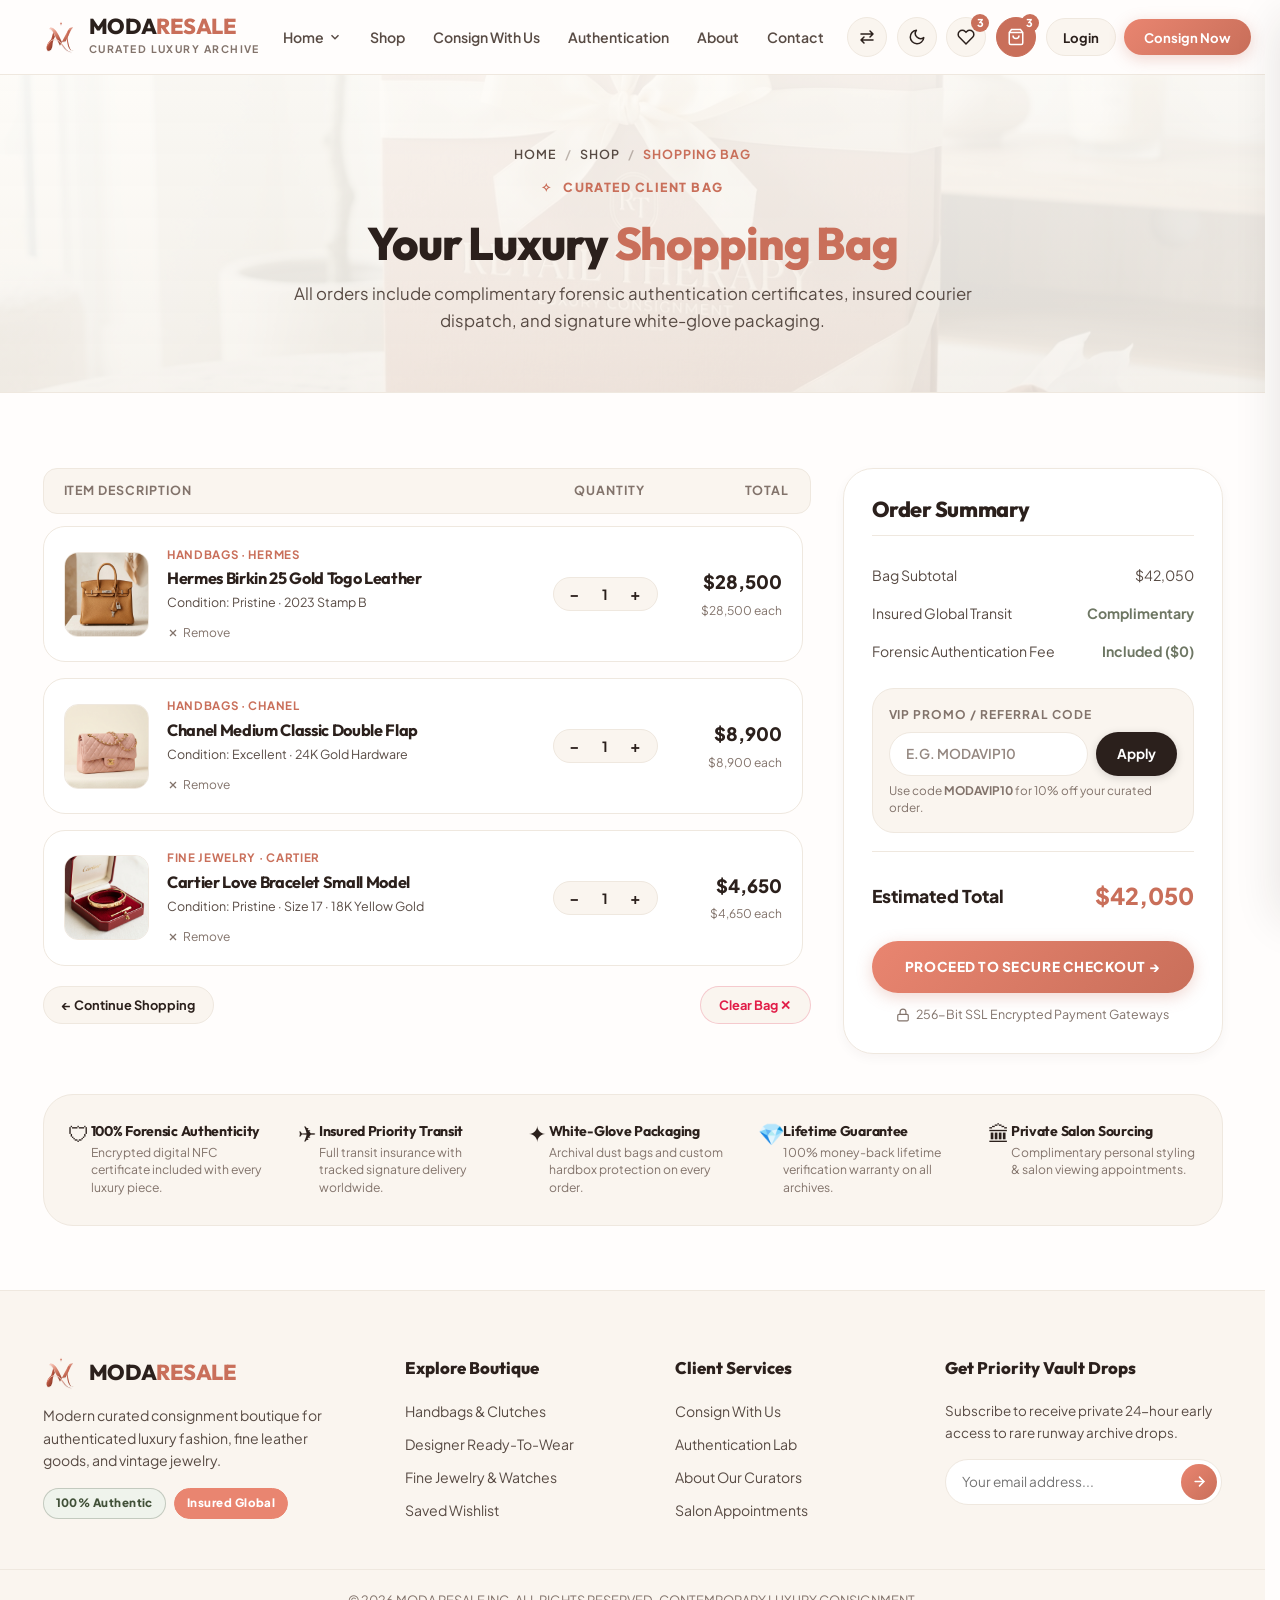
<file: cart.html>
<!DOCTYPE html>
<html lang="en" data-theme="light" dir="ltr">
<head>
  <meta charset="UTF-8">
  <meta name="viewport" content="width=device-width, initial-scale=1.0">
  <meta name="description" content="Review your curated luxury bag, reserve authenticated designer apparel, and complete secure insured checkout at Moda Resale.">
  <title>Shopping Bag — Moda Resale | Authenticated Luxury Consignment</title>
  
  <link rel="icon" type="image/svg+xml" href="assets/images/favicon.svg">
  <link rel="apple-touch-icon" href="assets/images/logo.svg">
  <link rel="stylesheet" href="assets/css/style.css">
  <link rel="stylesheet" href="assets/css/responsive.css">
</head>
<body>

  <!-- Page Preloader -->
  <div class="page-loader" id="pageLoader" aria-hidden="true">
    <div class="loader-inner">
      <div class="loader-emblem-wrap">
        <div class="loader-halo"></div>
        <div class="loader-spinner"></div>
        <div class="loader-emblem">
          <img src="assets/images/logo.svg" alt="Moda Resale" width="28" height="28">
        </div>
      </div>
      <div class="loader-brand">MODA<span>RESALE</span></div>
      <div class="loader-tagline">Curated Luxury Archive</div>
      <div class="loader-progress-track">
        <div class="loader-progress-fill" id="loaderProgressFill"></div>
      </div>
      <div class="loader-status-row">
        <span class="loader-status-text" id="loaderStatusText">Authenticating</span>
        <span class="loader-percent" id="loaderPercent">18%</span>
      </div>
    </div>
  </div>

  <!-- Toast Container -->
  <div id="toastContainer" class="toast-container"></div>

  <!-- Header / Navbar -->
  <header class="site-header" id="siteHeader">
    <div class="container navbar-inner">
      
      <a href="index.html" class="brand-link" aria-label="Moda Resale Home">
        <span class="brand-mark"><img src="assets/images/logo.svg" alt="Moda Resale" width="36" height="36"></span>
        <div class="brand-text">
          <div class="brand-title">MODA<span>RESALE</span></div>
          <div class="brand-sub">Curated Luxury Archive</div>
        </div>
      </a>

      <!-- Desktop Navigation -->
      <nav class="main-nav" aria-label="Primary Navigation">
        <div class="nav-dropdown">
          <a href="index.html" class="nav-link dropdown-toggle">
            Home
            <svg viewBox="0 0 24 24" fill="none" stroke="currentColor" stroke-width="2.5"><polyline points="6 9 12 15 18 9"></polyline></svg>
          </a>
          <div class="dropdown-card-menu">
            <a href="index.html" class="dropdown-card-item">
              <span class="dropdown-card-title">Home 1 — Flagship Boutique</span>
              <span class="dropdown-card-desc">Curated drops, editorial lookbook &amp; valuation lab</span>
            </a>
            <a href="home-2.html" class="dropdown-card-item">
              <span class="dropdown-card-title">Home 2 — Archive Vault</span>
              <span class="dropdown-card-desc">Live drops, market price index &amp; rapid appraisal</span>
            </a>
          </div>
        </div>

        <a href="shop.html" class="nav-link">Shop</a>
        <a href="consign.html" class="nav-link">Consign With Us</a>
        <a href="authentication.html" class="nav-link">Authentication</a>
        <a href="about.html" class="nav-link">About</a>
        <a href="contact.html" class="nav-link">Contact</a>
      </nav>

      <!-- Header Actions -->
      <div class="header-actions">
        <button type="button" class="icon-btn" data-action="toggle-dir" aria-label="Toggle Direction" title="Switch LTR/RTL">
          <svg width="18" height="18" viewBox="0 0 24 24" fill="none" stroke="currentColor" stroke-width="2" stroke-linecap="round" stroke-linejoin="round">
            <path d="M4 8h16M16 4l4 4-4 4M20 16H4M8 12l-4 4 4 4"/>
          </svg>
        </button>

        <button type="button" class="icon-btn" data-action="toggle-theme" aria-label="Toggle Theme" title="Switch Light/Dark Mode">
          <span class="theme-icon-slot"></span>
        </button>

        <a href="wishlist.html" class="icon-btn" aria-label="Saved Wishlist" title="View Wishlist">
          <svg width="18" height="18" viewBox="0 0 24 24" fill="none" stroke="currentColor" stroke-width="2"><path d="M20.84 4.61a5.5 5.5 0 0 0-7.78 0L12 5.67l-1.06-1.06a5.5 5.5 0 0 0-7.78 0 5.5 5.5 0 0 0 0 7.78l1.06 1.06L12 21.23l7.78-7.78 1.06-1.06a5.5 5.5 0 0 0 0-7.78z"></path></svg>
          <b class="wishlist-count">0</b>
        </a>

        <a href="cart.html" class="icon-btn active" aria-label="Shopping Bag" title="Shopping Bag" style="background:var(--accent-terracotta); color:#fff; border-color:var(--accent-terracotta);">
          <svg width="18" height="18" viewBox="0 0 24 24" fill="none" stroke="currentColor" stroke-width="2"><path d="M6 2 3 6v14a2 2 0 0 0 2 2h14a2 2 0 0 0 2-2V6l-3-4Z"></path><path d="M3 6h18"></path><path d="M16 10a4 4 0 0 1-8 0"></path></svg>
          <b class="cart-count">0</b>
        </a>

        <div class="header-auth-pills">
          <a href="login.html" class="pill-btn">Login</a>
          <a href="consign.html" class="btn btn-gradient btn-sm header-cta-btn">Consign Now</a>
        </div>

        <button type="button" class="menu-toggle" id="menuToggle" aria-label="Open Navigation">☰</button>
      </div>

    </div>
  </header>

  <!-- Mobile Drawer -->
  <div class="mobile-drawer-backdrop" id="mobileDrawerBackdrop"></div>
  <aside class="mobile-drawer" id="mobileDrawer" aria-label="Mobile Navigation">
    <div class="mobile-drawer-head">
      <a href="index.html" class="brand-link">
        <span class="brand-mark"><img src="assets/images/logo.svg" alt="Moda Resale" width="36" height="36"></span>
        <div class="brand-title">MODA<span>RESALE</span></div>
      </a>
      <button type="button" class="icon-btn" id="mobileDrawerClose" aria-label="Close Navigation">✕</button>
    </div>

    <!-- Mobile Quick Commerce Bar (Wishlist & Cart Bag) -->
    <div class="mobile-quick-actions">
      <a href="wishlist.html" class="mobile-quick-item" title="View Wishlist">
        <svg width="18" height="18" viewBox="0 0 24 24" fill="none" stroke="currentColor" stroke-width="2" stroke-linecap="round" stroke-linejoin="round"><path d="M20.84 4.61a5.5 5.5 0 0 0-7.78 0L12 5.67l-1.06-1.06a5.5 5.5 0 0 0-7.78 0 5.5 5.5 0 0 0 0 7.78l1.06 1.06L12 21.23l7.78-7.78 1.06-1.06a5.5 5.5 0 0 0 0-7.78z"></path></svg>
        <span>Wishlist (<b class="wishlist-count">0</b>)</span>
      </a>
      <a href="cart.html" class="mobile-quick-item active" title="View Shopping Bag" style="background:var(--accent-terracotta); color:#fff;">
        <svg width="18" height="18" viewBox="0 0 24 24" fill="none" stroke="currentColor" stroke-width="2" stroke-linecap="round" stroke-linejoin="round"><path d="M6 2 3 6v14a2 2 0 0 0 2 2h14a2 2 0 0 0 2-2V6l-3-4Z"></path><path d="M3 6h18"></path><path d="M16 10a4 4 0 0 1-8 0"></path></svg>
        <span>Bag (<b class="cart-count">0</b>)</span>
      </a>
    </div>

    <nav class="mobile-drawer-links">
      <div class="mobile-nav-item">
        <a href="#" class="mobile-nav-link mobile-dropdown-toggle">
          <span>Home Pages</span>
          <svg width="14" height="14" viewBox="0 0 24 24" fill="none" stroke="currentColor" stroke-width="2.5"><polyline points="6 9 12 15 18 9"></polyline></svg>
        </a>
        <div class="mobile-sub-menu">
          <a href="index.html" class="mobile-sub-link">Home 1 — Classic Boutique</a>
          <a href="home-2.html" class="mobile-sub-link">Home 2 — Trending Vault</a>
        </div>
      </div>
      <a href="shop.html" class="mobile-nav-link">Shop Collection</a>
      <a href="wishlist.html" class="mobile-nav-link">Saved Wishlist</a>
      <a href="cart.html" class="mobile-nav-link active">Shopping Bag</a>
      <a href="consign.html" class="mobile-nav-link">Consign With Us</a>
      <a href="authentication.html" class="mobile-nav-link">Authentication</a>
      <a href="about.html" class="mobile-nav-link">About Maison</a>
      <a href="contact.html" class="mobile-nav-link">Contact & Salons</a>
    </nav>

    <div class="mobile-drawer-actions">
      <div class="mobile-toggles-grid">
        <button type="button" class="btn btn-light btn-sm" data-action="toggle-theme" aria-label="Toggle Theme">
          <span class="theme-icon-slot">
            <svg width="16" height="16" viewBox="0 0 24 24" fill="none" stroke="currentColor" stroke-width="2"><path d="M21 12.79A9 9 0 1 1 11.21 3 7 7 0 0 0 21 12.79z"></path></svg>
          </span>
          <span>Theme</span>
        </button>
        <button type="button" class="btn btn-light btn-sm" data-action="toggle-dir" aria-label="Toggle Direction">
          <svg width="16" height="16" viewBox="0 0 24 24" fill="none" stroke="currentColor" stroke-width="2" stroke-linecap="round" stroke-linejoin="round">
            <path d="M4 8h16M16 4l4 4-4 4M20 16H4M8 12l-4 4 4 4"/>
          </svg>
          <span>Direction</span>
        </button>
      </div>
      <div style="display:grid; grid-template-columns:1fr 1fr; gap:0.6rem; width:100%;">
        <a href="login.html" class="btn btn-light btn-sm" style="text-align:center;">Login</a>
        <a href="consign.html" class="btn btn-gradient btn-sm" style="text-align:center;">Consign Now</a>
      </div>
    </div>
  </aside>

  <!-- Main Content: Cart Page -->
  <main id="mainContent">

    <!-- SECTION 1: Standardized Inner Hero -->
    <section class="inner-page-hero inner-page-hero-cart">
      <div class="container">
        <div class="inner-hero-content">
          <nav class="inner-hero-breadcrumb" aria-label="Breadcrumb">
            <a href="index.html">Home</a>
            <span class="crumb-sep">/</span>
            <a href="shop.html">Shop</a>
            <span class="crumb-sep">/</span>
            <span class="crumb-active">Shopping Bag</span>
          </nav>
          <p class="kicker">✧ &nbsp; CURATED CLIENT BAG</p>
          <h1 class="inner-hero-title">Your Luxury <span style="color:var(--accent-terracotta);">Shopping Bag</span></h1>
          <p class="inner-hero-subtitle">All orders include complimentary forensic authentication certificates, insured courier dispatch, and signature white-glove packaging.</p>
        </div>
      </div>
    </section>

    <!-- SECTION 2: Cart Items & Checkout Layout -->
    <section class="section-spacing" style="padding-top: 1.5rem;">
      <div class="container">

        <div class="cart-layout" id="cartLayoutWrapper">
          
          <!-- LEFT: Items List -->
          <div class="cart-items-column">
            
            <div class="cart-table-header">
              <span>Item Description</span>
              <span style="text-align:center;">Quantity</span>
              <span style="text-align:right;">Total</span>
            </div>

            <!-- Dynamic Cart Items Container -->
            <div id="cartItemsList" class="cart-items-list">
              <!-- Rendered via JS -->
            </div>

            <!-- Cart Table Bottom Actions -->
            <div class="cart-table-footer">
              <a href="shop.html" class="btn btn-light btn-sm" style="display:inline-flex; align-items:center; gap:0.4rem;">
                <span>← Continue Shopping</span>
              </a>
              <button type="button" class="btn btn-light btn-sm" id="clearCartBtn" style="color:#e11d48; border-color:rgba(225,29,72,0.2);">
                Clear Bag ✕
              </button>
            </div>

          </div>

          <!-- RIGHT: Order Summary Card -->
          <div class="cart-summary-column">
            <div class="cart-summary-card">
              <h3 class="cart-summary-title">Order Summary</h3>
              
              <div class="cart-summary-row">
                <span>Bag Subtotal</span>
                <span id="cartSubtotal">$0</span>
              </div>

              <div class="cart-summary-row">
                <span>Insured Global Transit</span>
                <span style="color:var(--accent-sage); font-weight:700;">Complimentary</span>
              </div>

              <div class="cart-summary-row">
                <span>Forensic Authentication Fee</span>
                <span style="color:var(--accent-sage); font-weight:700;">Included ($0)</span>
              </div>

              <div class="cart-summary-row discount-row" id="discountRow" style="display:none; color:var(--accent-coral);">
                <span>Promotional VIP Discount (10%)</span>
                <span id="discountAmount">-$0</span>
              </div>

              <!-- Promo Code Box -->
              <div class="cart-promo-box">
                <label for="promoInput">VIP Promo / Referral Code</label>
                <div class="cart-promo-input-group">
                  <input type="text" id="promoInput" class="form-control" placeholder="E.G. MODAVIP10">
                  <button type="button" class="btn btn-dark" id="applyPromoBtn">Apply</button>
                </div>
                <small class="cart-promo-helper">Use code <b>MODAVIP10</b> for 10% off your curated order.</small>
              </div>

              <div class="cart-divider"></div>

              <div class="cart-total-row">
                <span>Estimated Total</span>
                <span class="cart-total-price" id="cartGrandTotal">$0</span>
              </div>

              <button type="button" class="cart-checkout-btn" id="checkoutBtn">
                PROCEED TO SECURE CHECKOUT &rarr;
              </button>

              <div style="display:flex; align-items:center; justify-content:center; gap:0.4rem; font-size:0.78rem; color:var(--text-muted); margin-top:0.75rem;">
                <svg width="14" height="14" viewBox="0 0 24 24" fill="none" stroke="currentColor" stroke-width="2"><rect x="3" y="11" width="18" height="11" rx="2" ry="2"></rect><path d="M7 11V7a5 5 0 0 1 10 0v4"></path></svg>
                <span>256-Bit SSL Encrypted Payment Gateways</span>
              </div>

            </div>
          </div>

        </div>

        <!-- Trust Badges Row (Full Container Width: 5 Assurances) -->
        <div class="cart-trust-row" id="cartTrustRow">
          <div class="cart-trust-item">
            <span class="cart-trust-icon">🛡</span>
            <div>
              <h4>100% Forensic Authenticity</h4>
              <p>Encrypted digital NFC certificate included with every luxury piece.</p>
            </div>
          </div>
          <div class="cart-trust-item">
            <span class="cart-trust-icon">✈</span>
            <div>
              <h4>Insured Priority Transit</h4>
              <p>Full transit insurance with tracked signature delivery worldwide.</p>
            </div>
          </div>
          <div class="cart-trust-item">
            <span class="cart-trust-icon">✦</span>
            <div>
              <h4>White-Glove Packaging</h4>
              <p>Archival dust bags and custom hardbox protection on every order.</p>
            </div>
          </div>
          <div class="cart-trust-item">
            <span class="cart-trust-icon">💎</span>
            <div>
              <h4>Lifetime Guarantee</h4>
              <p>100% money-back lifetime verification warranty on all archives.</p>
            </div>
          </div>
          <div class="cart-trust-item">
            <span class="cart-trust-icon">🏛</span>
            <div>
              <h4>Private Salon Sourcing</h4>
              <p>Complimentary personal styling & salon viewing appointments.</p>
            </div>
          </div>
        </div>

        <!-- Empty Cart State -->
        <div id="cartEmptyState" class="empty-state-card" style="display:none;">
          <div class="empty-state-icon">🛍</div>
          <h2>Your Shopping Bag is Empty</h2>
          <p>You haven't reserved any luxury archives yet. Discover authenticated designer handbags, apparel, and fine jewelry pieces in our curated catalog.</p>
          <a href="shop.html" class="btn btn-gradient" style="margin-top:1.25rem;">Explore Curated Shop →</a>
        </div>

      </div>
    </section>

  </main>

  <!-- Modern Reusable Footer -->
  <footer class="site-footer">
    <div class="container">
      <div class="footer-main-grid">
        <div>
          <a href="index.html" class="brand-link" style="margin-bottom: 0.85rem;">
            <span class="brand-mark"><img src="assets/images/logo.svg" alt="Moda Resale" width="36" height="36"></span>
            <div class="brand-title">MODA<span>RESALE</span></div>
          </a>
          <p style="font-size: 0.88rem; color: var(--text-secondary); line-height: 1.6; max-width: 300px;">
            Modern curated consignment boutique for authenticated luxury fashion, fine leather goods, and vintage jewelry.
          </p>
          <div style="display:flex; gap:0.5rem; margin-top:1rem;">
            <span class="badge badge-sage">100% Authentic</span>
            <span class="badge badge-coral">Insured Global</span>
          </div>
        </div>

        <div>
          <div class="footer-col-title">Explore Boutique</div>
          <div class="footer-links">
            <a href="shop.html" class="footer-link">Handbags & Clutches</a>
            <a href="shop.html" class="footer-link">Designer Ready-To-Wear</a>
            <a href="shop.html" class="footer-link">Fine Jewelry & Watches</a>
            <a href="wishlist.html" class="footer-link">Saved Wishlist</a>
          </div>
        </div>

        <div>
          <div class="footer-col-title">Client Services</div>
          <div class="footer-links">
            <a href="consign.html" class="footer-link">Consign With Us</a>
            <a href="authentication.html" class="footer-link">Authentication Lab</a>
            <a href="about.html" class="footer-link">About Our Curators</a>
            <a href="contact.html" class="footer-link">Salon Appointments</a>
          </div>
        </div>

        <div>
          <div class="footer-col-title">Get Priority Vault Drops</div>
          <p style="font-size: 0.84rem; color: var(--text-secondary);">
            Subscribe to receive private 24-hour early access to rare runway archive drops.
          </p>
          <form class="footer-subscribe-form" onsubmit="event.preventDefault(); modaToast('Thank you for subscribing to private drops!');">
            <input type="email" class="footer-subscribe-input" placeholder="Your email address..." required aria-label="Subscribe email">
            <button type="submit" class="footer-subscribe-btn" aria-label="Subscribe"><svg width="15" height="15" viewBox="0 0 24 24" fill="none" stroke="currentColor" stroke-width="2.5" stroke-linecap="round" stroke-linejoin="round"><line x1="5" y1="12" x2="19" y2="12"></line><polyline points="12 5 19 12 12 19"></polyline></svg></button>
          </form>
        </div>
      </div>
    </div>

    <div class="footer-bottom-bar">
      <div class="container">
        © 2026 MODA RESALE INC. ALL RIGHTS RESERVED. CONTEMPORARY LUXURY CONSIGNMENT.
      </div>
    </div>
  </footer>

  <button type="button" class="scroll-top-btn" id="scrollTopBtn" aria-label="Return to top">↑</button>

  <script src="assets/js/main.js"></script>
</body>
</html>
</file>
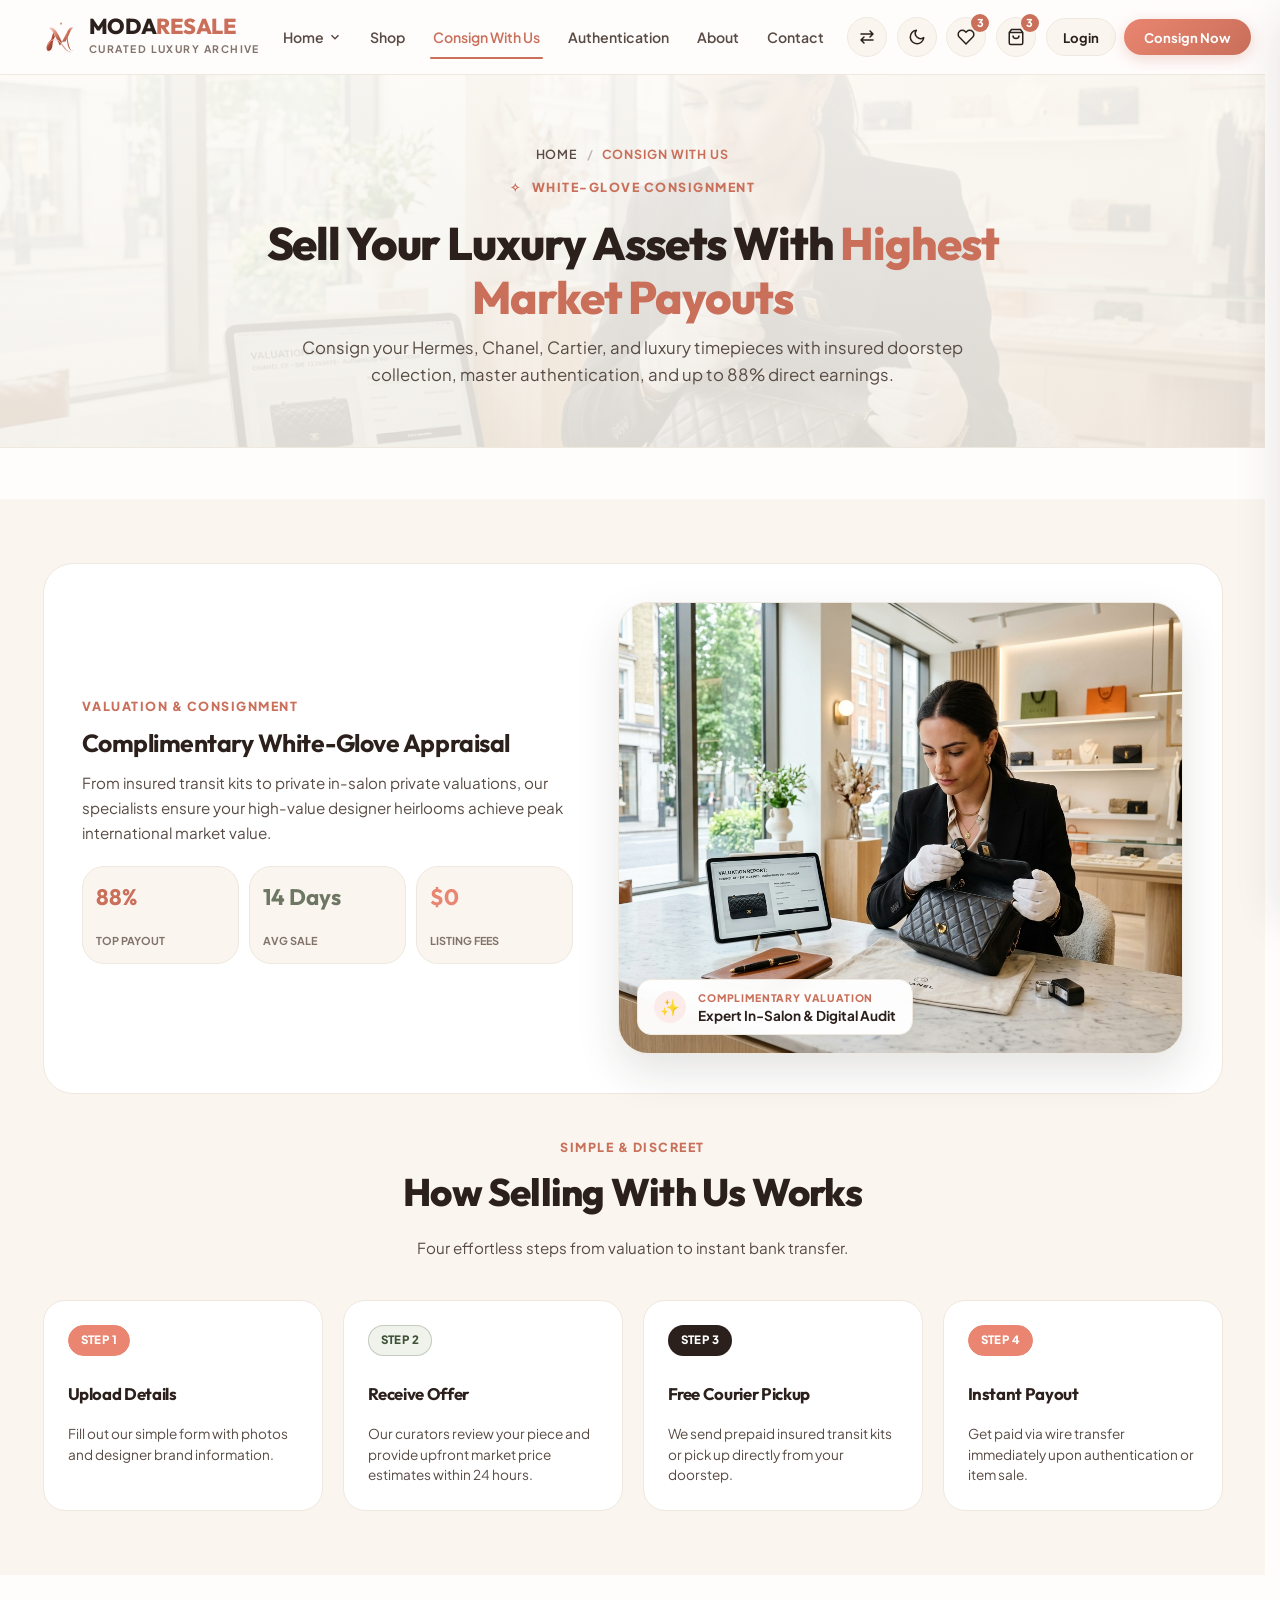
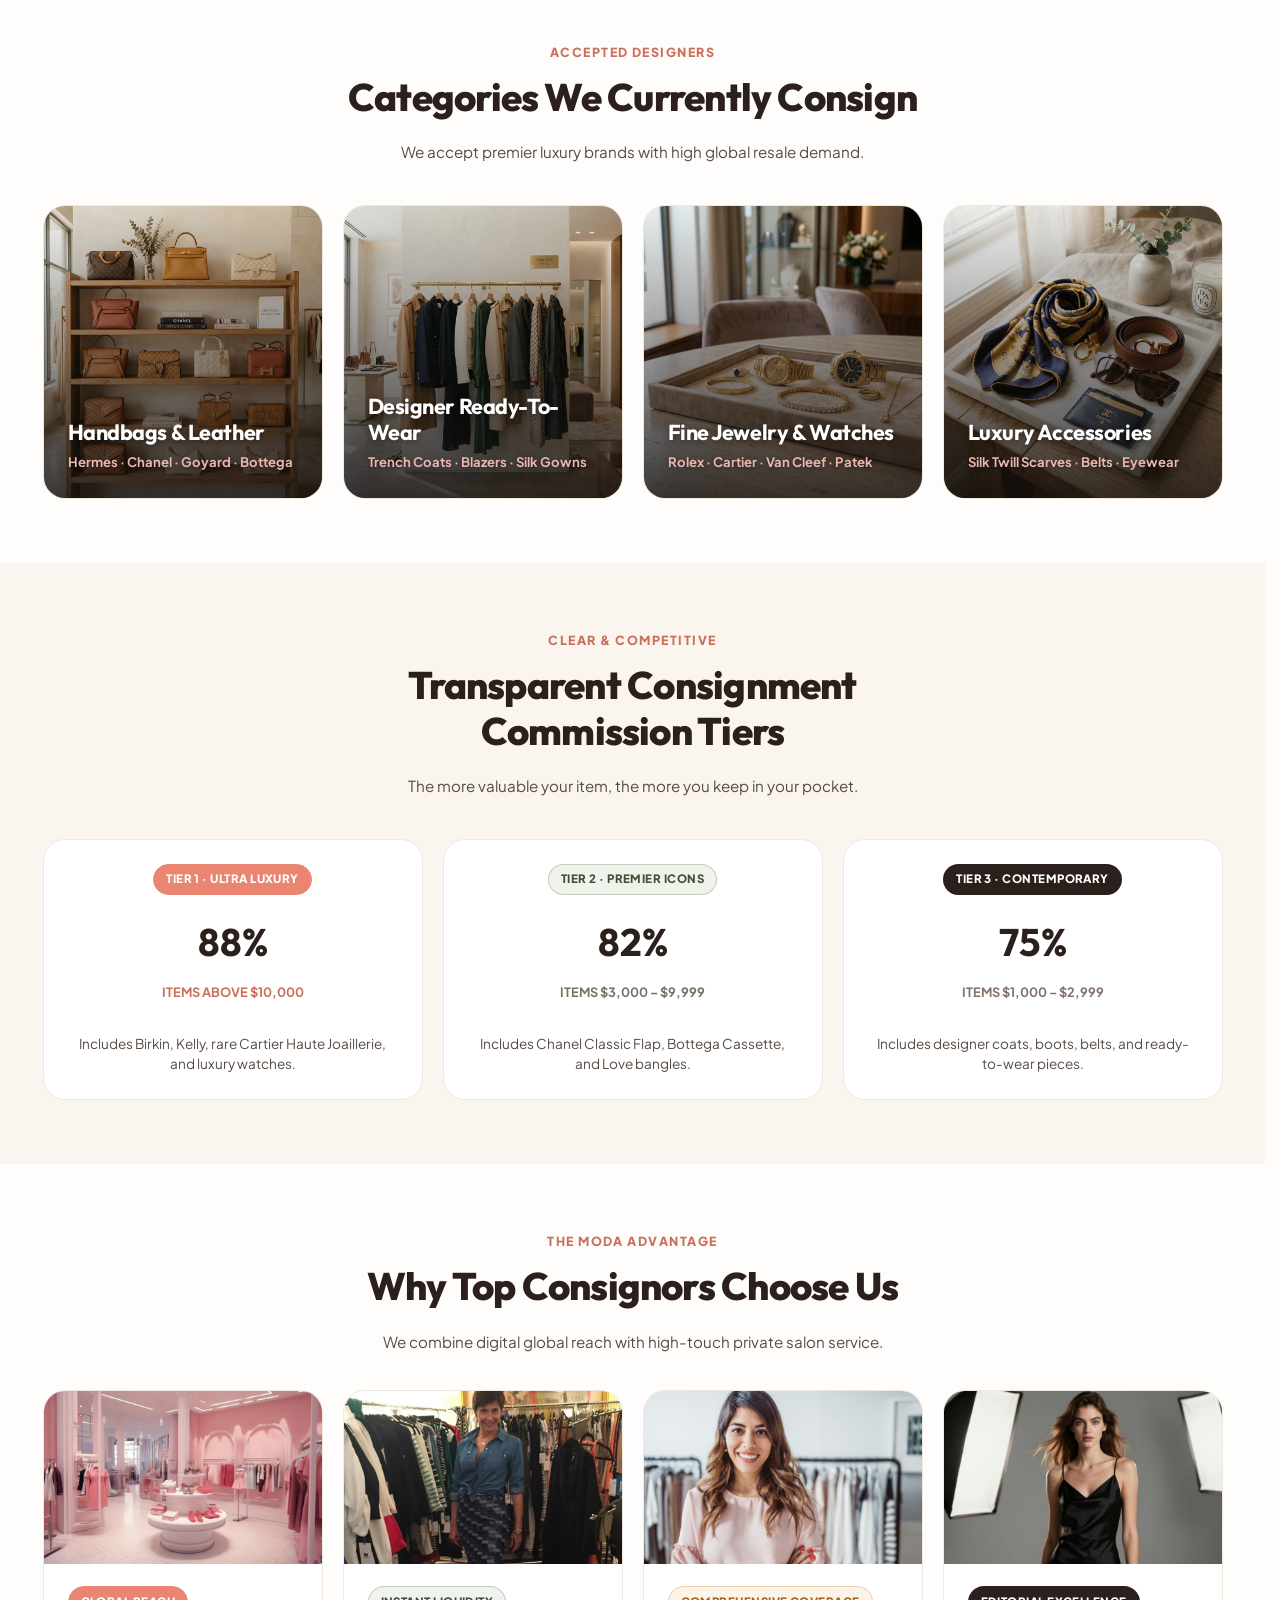
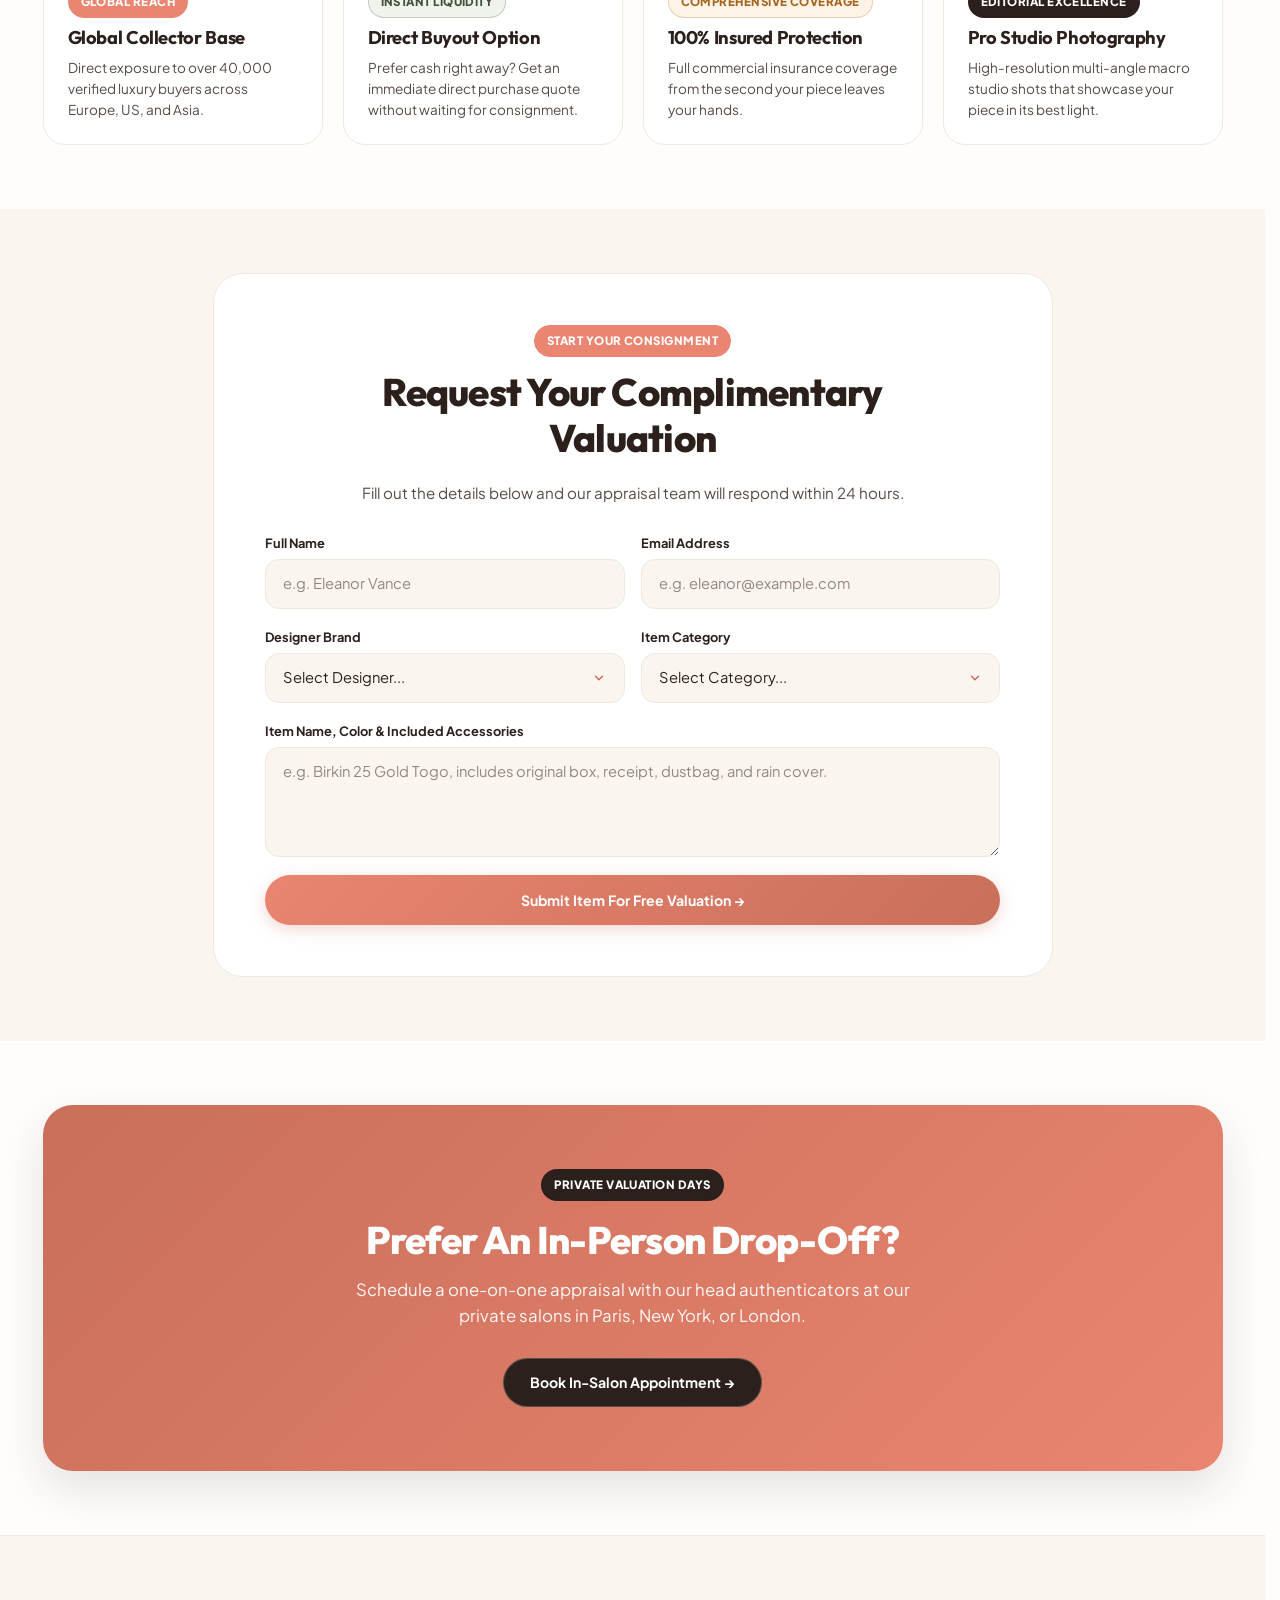
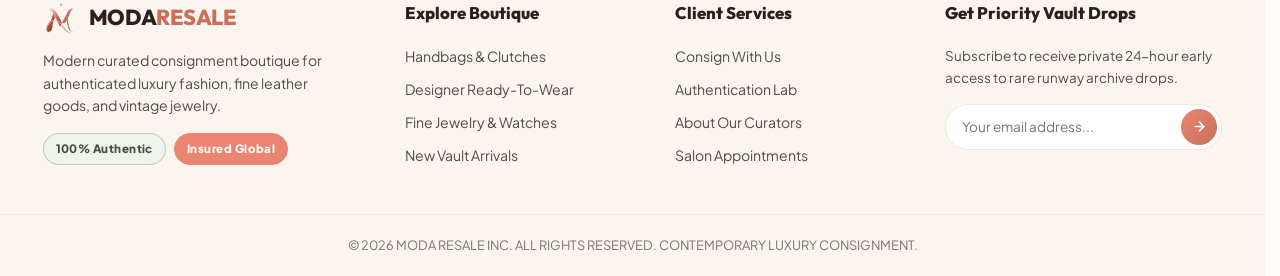
<file: consign.html>
<!DOCTYPE html>
<html lang="en" data-theme="light" dir="ltr">
<head>
  <meta charset="UTF-8">
  <meta name="viewport" content="width=device-width, initial-scale=1.0">
  <meta name="description" content="Consign your luxury designer wardrobe with Moda Resale. Earn up to 88% payout with white-glove courier pickup and instant valuation.">
  <title>Moda Resale — Consign With Us | White-Glove Luxury Resale</title>
  
  <link rel="icon" type="image/svg+xml" href="assets/images/favicon.svg">
  <link rel="apple-touch-icon" href="assets/images/logo.svg">
  <link rel="stylesheet" href="assets/css/style.css">
  <link rel="stylesheet" href="assets/css/responsive.css">
</head>
<body>

  <!-- Page Preloader -->
  <div class="page-loader" id="pageLoader" aria-hidden="true">
    <div class="loader-inner">
      <div class="loader-emblem-wrap">
        <div class="loader-halo"></div>
        <div class="loader-spinner"></div>
        <div class="loader-emblem">
          <img src="assets/images/logo.svg" alt="Moda Resale" width="28" height="28">
        </div>
      </div>
      <div class="loader-brand">MODA<span>RESALE</span></div>
      <div class="loader-tagline">Curated Luxury Archive</div>
      <div class="loader-progress-track">
        <div class="loader-progress-fill" id="loaderProgressFill"></div>
      </div>
      <div class="loader-status-row">
        <span class="loader-status-text" id="loaderStatusText">Authenticating</span>
        <span class="loader-percent" id="loaderPercent">18%</span>
      </div>
    </div>
  </div>

  <!-- Header / Navbar -->
  <header class="site-header" id="siteHeader">
    <div class="container navbar-inner">
      
      <a href="index.html" class="brand-link" aria-label="Moda Resale Home">
        <span class="brand-mark"><img src="assets/images/logo.svg" alt="Moda Resale" width="36" height="36"></span>
        <div class="brand-text">
          <div class="brand-title">MODA<span>RESALE</span></div>
          <div class="brand-sub">Curated Luxury Archive</div>
        </div>
      </a>

      <!-- Desktop Navigation -->
      <nav class="main-nav" aria-label="Primary Navigation">
        <div class="nav-dropdown">
          <a href="index.html" class="nav-link dropdown-toggle">
            Home
            <svg viewBox="0 0 24 24" fill="none" stroke="currentColor" stroke-width="2.5"><polyline points="6 9 12 15 18 9"></polyline></svg>
          </a>
          <div class="dropdown-card-menu">
            <a href="index.html" class="dropdown-card-item">
              <span class="dropdown-card-title">Home 1 — Flagship Boutique</span>
              <span class="dropdown-card-desc">Curated drops, editorial lookbook &amp; valuation lab</span>
            </a>
            <a href="home-2.html" class="dropdown-card-item">
              <span class="dropdown-card-title">Home 2 — Archive Vault</span>
              <span class="dropdown-card-desc">Live drops, market price index &amp; rapid appraisal</span>
            </a>
          </div>
        </div>

        <a href="shop.html" class="nav-link">Shop</a>
        <a href="consign.html" class="nav-link active">Consign With Us</a>
        <a href="authentication.html" class="nav-link">Authentication</a>
        <a href="about.html" class="nav-link">About</a>
        <a href="contact.html" class="nav-link">Contact</a>
      </nav>

      <!-- Header Actions -->
      <div class="header-actions">
        <button type="button" class="icon-btn" data-action="toggle-dir" aria-label="Toggle Direction" title="Switch LTR/RTL">
          <svg width="18" height="18" viewBox="0 0 24 24" fill="none" stroke="currentColor" stroke-width="2" stroke-linecap="round" stroke-linejoin="round">
            <path d="M4 8h16M16 4l4 4-4 4M20 16H4M8 12l-4 4 4 4"/>
          </svg>
        </button>

        <button type="button" class="icon-btn" data-action="toggle-theme" aria-label="Toggle Theme" title="Switch Light/Dark Mode">
          <span class="theme-icon-slot"></span>
        </button>

        <a href="wishlist.html" class="icon-btn" aria-label="Saved Wishlist" title="View Wishlist">
          <svg width="18" height="18" viewBox="0 0 24 24" fill="none" stroke="currentColor" stroke-width="2"><path d="M20.84 4.61a5.5 5.5 0 0 0-7.78 0L12 5.67l-1.06-1.06a5.5 5.5 0 0 0-7.78 0 5.5 5.5 0 0 0 0 7.78l1.06 1.06L12 21.23l7.78-7.78 1.06-1.06a5.5 5.5 0 0 0 0-7.78z"></path></svg>
          <b class="wishlist-count">0</b>
        </a>

        <a href="cart.html" class="icon-btn" aria-label="Shopping Bag" title="Shopping Bag">
          <svg width="18" height="18" viewBox="0 0 24 24" fill="none" stroke="currentColor" stroke-width="2"><path d="M6 2 3 6v14a2 2 0 0 0 2 2h14a2 2 0 0 0 2-2V6l-3-4Z"></path><path d="M3 6h18"></path><path d="M16 10a4 4 0 0 1-8 0"></path></svg>
          <b class="cart-count">0</b>
        </a>

        <div class="header-auth-pills">
          <a href="login.html" class="pill-btn">Login</a>
          <a href="consign.html" class="btn btn-gradient btn-sm header-cta-btn">Consign Now</a>
        </div>

        <button type="button" class="menu-toggle" id="menuToggle" aria-label="Open Navigation">☰</button>
      </div>

    </div>
  </header>

  <!-- Mobile Drawer -->
  <div class="mobile-drawer-backdrop" id="mobileDrawerBackdrop"></div>
  <aside class="mobile-drawer" id="mobileDrawer" aria-label="Mobile Navigation">
    <div class="mobile-drawer-head">
      <a href="index.html" class="brand-link">
        <span class="brand-mark"><img src="assets/images/logo.svg" alt="Moda Resale" width="36" height="36"></span>
        <div class="brand-title">MODA<span>RESALE</span></div>
      </a>
      <button type="button" class="icon-btn" id="mobileDrawerClose" aria-label="Close Navigation">✕</button>
    </div>

    <!-- Mobile Quick Commerce Bar (Wishlist & Cart Bag) -->
    <div class="mobile-quick-actions">
      <a href="wishlist.html" class="mobile-quick-item" title="View Wishlist">
        <svg width="18" height="18" viewBox="0 0 24 24" fill="none" stroke="currentColor" stroke-width="2" stroke-linecap="round" stroke-linejoin="round"><path d="M20.84 4.61a5.5 5.5 0 0 0-7.78 0L12 5.67l-1.06-1.06a5.5 5.5 0 0 0-7.78 0 5.5 5.5 0 0 0 0 7.78l1.06 1.06L12 21.23l7.78-7.78 1.06-1.06a5.5 5.5 0 0 0 0-7.78z"></path></svg>
        <span>Wishlist (<b class="wishlist-count">0</b>)</span>
      </a>
      <a href="cart.html" class="mobile-quick-item" title="View Shopping Bag">
        <svg width="18" height="18" viewBox="0 0 24 24" fill="none" stroke="currentColor" stroke-width="2" stroke-linecap="round" stroke-linejoin="round"><path d="M6 2 3 6v14a2 2 0 0 0 2 2h14a2 2 0 0 0 2-2V6l-3-4Z"></path><path d="M3 6h18"></path><path d="M16 10a4 4 0 0 1-8 0"></path></svg>
        <span>Bag (<b class="cart-count">0</b>)</span>
      </a>
    </div>

    <nav class="mobile-drawer-links">
      <div class="mobile-nav-item">
        <a href="#" class="mobile-nav-link mobile-dropdown-toggle">
          <span>Home Pages</span>
          <svg width="14" height="14" viewBox="0 0 24 24" fill="none" stroke="currentColor" stroke-width="2.5"><polyline points="6 9 12 15 18 9"></polyline></svg>
        </a>
        <div class="mobile-sub-menu">
          <a href="index.html" class="mobile-sub-link">Home 1 — Classic Boutique</a>
          <a href="home-2.html" class="mobile-sub-link">Home 2 — Trending Vault</a>
        </div>
      </div>
      <a href="shop.html" class="mobile-nav-link">Shop Collection</a>
      <a href="consign.html" class="mobile-nav-link active">Consign With Us</a>
      <a href="authentication.html" class="mobile-nav-link">Authentication</a>
      <a href="about.html" class="mobile-nav-link">About Maison</a>
      <a href="contact.html" class="mobile-nav-link">Contact & Salons</a>
    </nav>

    <div class="mobile-drawer-actions">
      <div class="mobile-toggles-grid">
        <button type="button" class="btn btn-light btn-sm" data-action="toggle-theme" aria-label="Toggle Theme">
          <span class="theme-icon-slot">
            <svg width="16" height="16" viewBox="0 0 24 24" fill="none" stroke="currentColor" stroke-width="2"><path d="M21 12.79A9 9 0 1 1 11.21 3 7 7 0 0 0 21 12.79z"></path></svg>
          </span>
          <span>Theme</span>
        </button>
        <button type="button" class="btn btn-light btn-sm" data-action="toggle-dir" aria-label="Toggle Direction">
          <svg width="16" height="16" viewBox="0 0 24 24" fill="none" stroke="currentColor" stroke-width="2" stroke-linecap="round" stroke-linejoin="round">
            <path d="M4 8h16M16 4l4 4-4 4M20 16H4M8 12l-4 4 4 4"/>
          </svg>
          <span>Direction</span>
        </button>
      </div>
      <div style="display:grid; grid-template-columns:1fr 1fr; gap:0.6rem; width:100%;">
        <a href="login.html" class="btn btn-light btn-sm" style="text-align:center;">Login</a>
        <a href="consign.html" class="btn btn-gradient btn-sm" style="text-align:center;">Consign Now</a>
      </div>
    </div>
  </aside>

  <!-- Main Content: Consign With Us (7 Sections) -->
  <main id="mainContent">

    <!-- SECTION 1: Standardized Inner Hero -->
    <section class="inner-page-hero inner-page-hero-consign">
      <div class="container">
        <div class="inner-hero-content">
          <nav class="inner-hero-breadcrumb" aria-label="Breadcrumb">
            <a href="index.html">Home</a>
            <span class="crumb-sep">/</span>
            <span class="crumb-active">Consign With Us</span>
          </nav>
          <p class="kicker">✧ &nbsp; WHITE-GLOVE CONSIGNMENT</p>
          <h1 class="inner-hero-title">Sell Your Luxury Assets With <span style="color:var(--accent-terracotta);">Highest Market Payouts</span></h1>
          <p class="inner-hero-subtitle">Consign your Hermes, Chanel, Cartier, and luxury timepieces with insured doorstep collection, master authentication, and up to 88% direct earnings.</p>
        </div>
      </div>
    </section>

    <!-- SECTION 2: How It Works (4 Visual Process Steps) -->
    <section class="section-spacing" style="background-color: var(--bg-surface);">
      <div class="container">
        
        <!-- White Glove Consignment Spotlight Banner -->
        <div class="curate-lab-shell" style="background:var(--bg-card); padding: clamp(1.5rem, 3vw, 2.5rem); margin-bottom: 2.5rem;">
          <div class="lab-grid" style="align-items:center;">
            <div>
              <p class="kicker">VALUATION & CONSIGNMENT</p>
              <h3>Complimentary White-Glove Appraisal</h3>
              <p>
                From insured transit kits to private in-salon private valuations, our specialists ensure your high-value designer heirlooms achieve peak international market value.
              </p>
              <div class="stats-grid-3">
                <div class="benefit-card" style="flex-direction:column; background:var(--bg-surface); padding:0.85rem; text-align:center;">
                  <b style="font-size:1.4rem; font-family:var(--font-display); color:var(--accent-terracotta);">88%</b>
                  <span style="font-size:0.68rem; font-weight:700; color:var(--text-muted); text-transform:uppercase;">Top Payout</span>
                </div>
                <div class="benefit-card" style="flex-direction:column; background:var(--bg-surface); padding:0.85rem; text-align:center;">
                  <b style="font-size:1.4rem; font-family:var(--font-display); color:var(--accent-sage);">14 Days</b>
                  <span style="font-size:0.68rem; font-weight:700; color:var(--text-muted); text-transform:uppercase;">Avg Sale</span>
                </div>
                <div class="benefit-card" style="flex-direction:column; background:var(--bg-surface); padding:0.85rem; text-align:center;">
                  <b style="font-size:1.4rem; font-family:var(--font-display); color:var(--accent-coral);">$0</b>
                  <span style="font-size:0.68rem; font-weight:700; color:var(--text-muted); text-transform:uppercase;">Listing Fees</span>
                </div>
              </div>
            </div>

            <div class="hero-media-card" style="aspect-ratio: 4 / 3.2; max-width: 100%;">
              <img src="assets/images/consign/consign-inspection-hero.jpg" alt="White-glove luxury consignment appraisal specialist">
              <div class="hero-trending-badge">
                <span class="trending-icon">✨</span>
                <div class="trending-text">
                  <small>COMPLIMENTARY VALUATION</small>
                  <b>Expert In-Salon & Digital Audit</b>
                </div>
              </div>
            </div>
          </div>
        </div>

        <div class="center-title">
          <p class="kicker">SIMPLE & DISCREET</p>
          <h2>How Selling With Us Works</h2>
          <p>Four effortless steps from valuation to instant bank transfer.</p>
        </div>

        <div class="benefits-grid" style="grid-template-columns: repeat(auto-fit, minmax(220px, 1fr));">
          <article class="benefit-card" style="background:var(--bg-card); flex-direction:column;">
            <span class="badge badge-coral" style="margin-bottom:0.75rem;">STEP 1</span>
            <h3>Upload Details</h3>
            <p>Fill out our simple form with photos and designer brand information.</p>
          </article>
          <article class="benefit-card" style="background:var(--bg-card); flex-direction:column;">
            <span class="badge badge-sage" style="margin-bottom:0.75rem;">STEP 2</span>
            <h3>Receive Offer</h3>
            <p>Our curators review your piece and provide upfront market price estimates within 24 hours.</p>
          </article>
          <article class="benefit-card" style="background:var(--bg-card); flex-direction:column;">
            <span class="badge badge-dark" style="margin-bottom:0.75rem;">STEP 3</span>
            <h3>Free Courier Pickup</h3>
            <p>We send prepaid insured transit kits or pick up directly from your doorstep.</p>
          </article>
          <article class="benefit-card" style="background:var(--bg-card); flex-direction:column;">
            <span class="badge badge-coral" style="margin-bottom:0.75rem;">STEP 4</span>
            <h3>Instant Payout</h3>
            <p>Get paid via wire transfer immediately upon authentication or item sale.</p>
          </article>
        </div>
      </div>
    </section>

    <!-- SECTION 3: What We Accept (Categories & Brands) -->
    <section class="section-spacing">
      <div class="container">
        <div class="center-title">
          <p class="kicker">ACCEPTED DESIGNERS</p>
          <h2>Categories We Currently Consign</h2>
          <p>We accept premier luxury brands with high global resale demand.</p>
        </div>

        <div class="category-grid">
          <div class="category-card">
            <img src="assets/images/consign/consign-handbags-accepted.jpg" alt="Handbags Consignment">
            <div class="category-card-content">
              <h3>Handbags & Leather</h3>
              <span>Hermes · Chanel · Goyard · Bottega</span>
            </div>
          </div>
          <div class="category-card">
            <img src="assets/images/consign/consign-apparel-accepted.jpg" alt="Apparel Consignment">
            <div class="category-card-content">
              <h3>Designer Ready-To-Wear</h3>
              <span>Trench Coats · Blazers · Silk Gowns</span>
            </div>
          </div>
          <div class="category-card">
            <img src="assets/images/consign/consign-jewelry-accepted.jpg" alt="Jewelry Consignment">
            <div class="category-card-content">
              <h3>Fine Jewelry & Watches</h3>
              <span>Rolex · Cartier · Van Cleef · Patek</span>
            </div>
          </div>
          <div class="category-card">
            <img src="assets/images/consign/consign-accessories-accepted.jpg" alt="Accessories Consignment">
            <div class="category-card-content">
              <h3>Luxury Accessories</h3>
              <span>Silk Twill Scarves · Belts · Eyewear</span>
            </div>
          </div>
        </div>
      </div>
    </section>

    <!-- SECTION 4: Transparent Payout Tiers -->
    <section class="section-spacing" id="rates" style="background-color: var(--bg-surface);">
      <div class="container">
        <div class="center-title">
          <p class="kicker">CLEAR & COMPETITIVE</p>
          <h2>Transparent Consignment Commission Tiers</h2>
          <p>The more valuable your item, the more you keep in your pocket.</p>
        </div>

        <div class="benefits-grid" style="grid-template-columns: repeat(auto-fit, minmax(260px, 1fr));">
          <article class="benefit-card" style="background:var(--bg-card); flex-direction:column; text-align:center; align-items:center;">
            <span class="badge badge-coral" style="margin-bottom:0.75rem;">TIER 1 · ULTRA LUXURY</span>
            <b style="font-size:2.4rem; font-family:var(--font-display); color:var(--text-primary); line-height:1; margin-bottom:0.25rem;">88%</b>
            <span style="font-size:0.8rem; font-weight:700; color:var(--accent-terracotta); text-transform:uppercase; margin-bottom:1rem;">Items Above $10,000</span>
            <p style="font-size:0.85rem;">Includes Birkin, Kelly, rare Cartier Haute Joaillerie, and luxury watches.</p>
          </article>

          <article class="benefit-card" style="background:var(--bg-card); flex-direction:column; text-align:center; align-items:center;">
            <span class="badge badge-sage" style="margin-bottom:0.75rem;">TIER 2 · PREMIER ICONS</span>
            <b style="font-size:2.4rem; font-family:var(--font-display); color:var(--text-primary); line-height:1; margin-bottom:0.25rem;">82%</b>
            <span style="font-size:0.8rem; font-weight:700; color:var(--accent-sage); text-transform:uppercase; margin-bottom:1rem;">Items $3,000 – $9,999</span>
            <p style="font-size:0.85rem;">Includes Chanel Classic Flap, Bottega Cassette, and Love bangles.</p>
          </article>

          <article class="benefit-card" style="background:var(--bg-card); flex-direction:column; text-align:center; align-items:center;">
            <span class="badge badge-dark" style="margin-bottom:0.75rem;">TIER 3 · CONTEMPORARY</span>
            <b style="font-size:2.4rem; font-family:var(--font-display); color:var(--text-primary); line-height:1; margin-bottom:0.25rem;">75%</b>
            <span style="font-size:0.8rem; font-weight:700; color:var(--text-muted); text-transform:uppercase; margin-bottom:1rem;">Items $1,000 – $2,999</span>
            <p style="font-size:0.85rem;">Includes designer coats, boots, belts, and ready-to-wear pieces.</p>
          </article>
        </div>
      </div>
    </section>

    <!-- SECTION 5: Why Consign With Moda Resale (with HD Benefit Photos) -->
    <section class="section-spacing">
      <div class="container">
        <div class="center-title" style="margin-bottom: 2.25rem;">
          <p class="kicker">THE MODA ADVANTAGE</p>
          <h2>Why Top Consignors Choose Us</h2>
          <p>We combine digital global reach with high-touch private salon service.</p>
        </div>

        <div class="category-grid" style="grid-template-columns: repeat(auto-fit, minmax(240px, 1fr));">
          <!-- Benefit 1: Global Collector Base -->
          <article class="amenity-card">
            <div class="amenity-card-media">
              <img src="assets/images/consign/consign-benefit-global.jpg" alt="Luxury pink boutique showroom and global collector client base">
            </div>
            <div class="amenity-card-body">
              <span class="badge badge-coral" style="align-self:flex-start; margin-bottom:0.6rem;">GLOBAL REACH</span>
              <h3>Global Collector Base</h3>
              <p>Direct exposure to over 40,000 verified luxury buyers across Europe, US, and Asia.</p>
            </div>
          </article>

          <!-- Benefit 2: Direct Buyout Option -->
          <article class="amenity-card">
            <div class="amenity-card-media">
              <img src="assets/images/consign/consign-benefit-buyout.jpg" alt="Consignment specialist evaluating direct buyout luxury inventory">
            </div>
            <div class="amenity-card-body">
              <span class="badge badge-sage" style="align-self:flex-start; margin-bottom:0.6rem;">INSTANT LIQUIDITY</span>
              <h3>Direct Buyout Option</h3>
              <p>Prefer cash right away? Get an immediate direct purchase quote without waiting for consignment.</p>
            </div>
          </article>

          <!-- Benefit 3: 100% Insured Protection -->
          <article class="amenity-card">
            <div class="amenity-card-media">
              <img src="assets/images/consign/consign-benefit-insurance.jpg" alt="Luxury concierge advisor providing fully insured coverage">
            </div>
            <div class="amenity-card-body">
              <span class="badge badge-gold" style="align-self:flex-start; margin-bottom:0.6rem;">COMPREHENSIVE COVERAGE</span>
              <h3>100% Insured Protection</h3>
              <p>Full commercial insurance coverage from the second your piece leaves your hands.</p>
            </div>
          </article>

          <!-- Benefit 4: Pro Studio Photography -->
          <article class="amenity-card">
            <div class="amenity-card-media">
              <img src="assets/images/consign/consign-benefit-photography.jpg" alt="High-resolution professional fashion studio lighting photoshoot">
            </div>
            <div class="amenity-card-body">
              <span class="badge badge-dark" style="align-self:flex-start; margin-bottom:0.6rem;">EDITORIAL EXCELLENCE</span>
              <h3>Pro Studio Photography</h3>
              <p>High-resolution multi-angle macro studio shots that showcase your piece in its best light.</p>
            </div>
          </article>
        </div>
      </div>
    </section>

    <!-- SECTION 6: Quick Consignment Submission Form -->
    <section class="section-spacing" id="consignForm" style="background-color: var(--bg-surface);">
      <div class="container">
        <div class="curate-lab-shell" style="background:var(--bg-card); max-width:840px; margin:0 auto;">
          <div class="center-title" style="margin-bottom:1.75rem;">
            <span class="badge badge-coral" style="margin-bottom:0.75rem;">START YOUR CONSIGNMENT</span>
            <h2>Request Your Complimentary Valuation</h2>
            <p>Fill out the details below and our appraisal team will respond within 24 hours.</p>
          </div>

          <form onsubmit="event.preventDefault(); modaToast('Consignment request received! Our curator will email you shortly.'); this.reset();">
            <div class="form-grid-2">
              <div class="form-group">
                <label class="form-label" for="clientName">Full Name</label>
                <input type="text" id="clientName" class="form-control" placeholder="e.g. Eleanor Vance" required>
              </div>
              <div class="form-group">
                <label class="form-label" for="clientEmail">Email Address</label>
                <input type="email" id="clientEmail" class="form-control" placeholder="e.g. eleanor@example.com" required>
              </div>
            </div>

            <div class="form-grid-2">
              <div class="form-group">
                <label class="form-label" for="itemBrand">Designer Brand</label>
                <select id="itemBrand" class="form-control" required>
                  <option value="">Select Designer...</option>
                  <option>Hermes</option>
                  <option>Chanel</option>
                  <option>Cartier</option>
                  <option>Rolex</option>
                  <option>Bottega Veneta</option>
                  <option>Louis Vuitton</option>
                  <option>Celine</option>
                  <option>Other Luxury House</option>
                </select>
              </div>
              <div class="form-group">
                <label class="form-label" for="itemCategory">Item Category</label>
                <select id="itemCategory" class="form-control" required>
                  <option value="">Select Category...</option>
                  <option>Handbag / Leather Goods</option>
                  <option>Fine Jewelry</option>
                  <option>Luxury Timepiece</option>
                  <option>Ready-To-Wear Apparel</option>
                  <option>Shoes & Accessories</option>
                </select>
              </div>
            </div>

            <div class="form-group">
              <label class="form-label" for="itemDesc">Item Name, Color & Included Accessories</label>
              <textarea id="itemDesc" class="form-control" placeholder="e.g. Birkin 25 Gold Togo, includes original box, receipt, dustbag, and rain cover." required></textarea>
            </div>

            <button type="submit" class="btn btn-gradient" style="width:100%; padding:0.85rem;">Submit Item For Free Valuation →</button>
          </form>
        </div>
      </div>
    </section>

    <!-- SECTION 7: Final CTA Banner -->
    <section class="section-spacing">
      <div class="container">
        <div class="cta-banner">
          <div>
            <span class="badge badge-dark" style="margin-bottom: 1rem;">PRIVATE VALUATION DAYS</span>
            <h2>Prefer An In-Person Drop-Off?</h2>
            <p>
              Schedule a one-on-one appraisal with our head authenticators at our private salons in Paris, New York, or London.
            </p>
            <div class="cta-btn-row">
              <a href="contact.html" class="btn btn-dark">Book In-Salon Appointment →</a>
            </div>
          </div>
        </div>
      </div>
    </section>

  </main>

  <!-- Modern Reusable Footer -->
  <footer class="site-footer">
    <div class="container">
      <div class="footer-main-grid">
        <div>
          <a href="index.html" class="brand-link" style="margin-bottom: 0.85rem;">
            <span class="brand-mark"><img src="assets/images/logo.svg" alt="Moda Resale" width="36" height="36"></span>
            <div class="brand-title">MODA<span>RESALE</span></div>
          </a>
          <p style="font-size: 0.88rem; color: var(--text-secondary); line-height: 1.6; max-width: 300px;">
            Modern curated consignment boutique for authenticated luxury fashion, fine leather goods, and vintage jewelry.
          </p>
          <div style="display:flex; gap:0.5rem; margin-top:1rem;">
            <span class="badge badge-sage">100% Authentic</span>
            <span class="badge badge-coral">Insured Global</span>
          </div>
        </div>

        <div>
          <div class="footer-col-title">Explore Boutique</div>
          <div class="footer-links">
            <a href="shop.html" class="footer-link">Handbags & Clutches</a>
            <a href="shop.html" class="footer-link">Designer Ready-To-Wear</a>
            <a href="shop.html" class="footer-link">Fine Jewelry & Watches</a>
            <a href="shop.html" class="footer-link">New Vault Arrivals</a>
          </div>
        </div>

        <div>
          <div class="footer-col-title">Client Services</div>
          <div class="footer-links">
            <a href="consign.html" class="footer-link">Consign With Us</a>
            <a href="authentication.html" class="footer-link">Authentication Lab</a>
            <a href="about.html" class="footer-link">About Our Curators</a>
            <a href="contact.html" class="footer-link">Salon Appointments</a>
          </div>
        </div>

        <div>
          <div class="footer-col-title">Get Priority Vault Drops</div>
          <p style="font-size: 0.84rem; color: var(--text-secondary);">
            Subscribe to receive private 24-hour early access to rare runway archive drops.
          </p>
          <form class="footer-subscribe-form" onsubmit="event.preventDefault(); modaToast('Thank you for subscribing to private drops!');">
            <input type="email" class="footer-subscribe-input" placeholder="Your email address..." required aria-label="Subscribe email">
            <button type="submit" class="footer-subscribe-btn" aria-label="Subscribe"><svg width="15" height="15" viewBox="0 0 24 24" fill="none" stroke="currentColor" stroke-width="2.5" stroke-linecap="round" stroke-linejoin="round"><line x1="5" y1="12" x2="19" y2="12"></line><polyline points="12 5 19 12 12 19"></polyline></svg></button>
          </form>
        </div>
      </div>
    </div>

    <div class="footer-bottom-bar">
      <div class="container">
        © 2026 MODA RESALE INC. ALL RIGHTS RESERVED. CONTEMPORARY LUXURY CONSIGNMENT.
      </div>
    </div>
  </footer>

  <button type="button" class="scroll-top-btn" id="scrollTopBtn" aria-label="Return to top">↑</button>

  <script src="assets/js/main.js"></script>
</body>
</html>
</file>
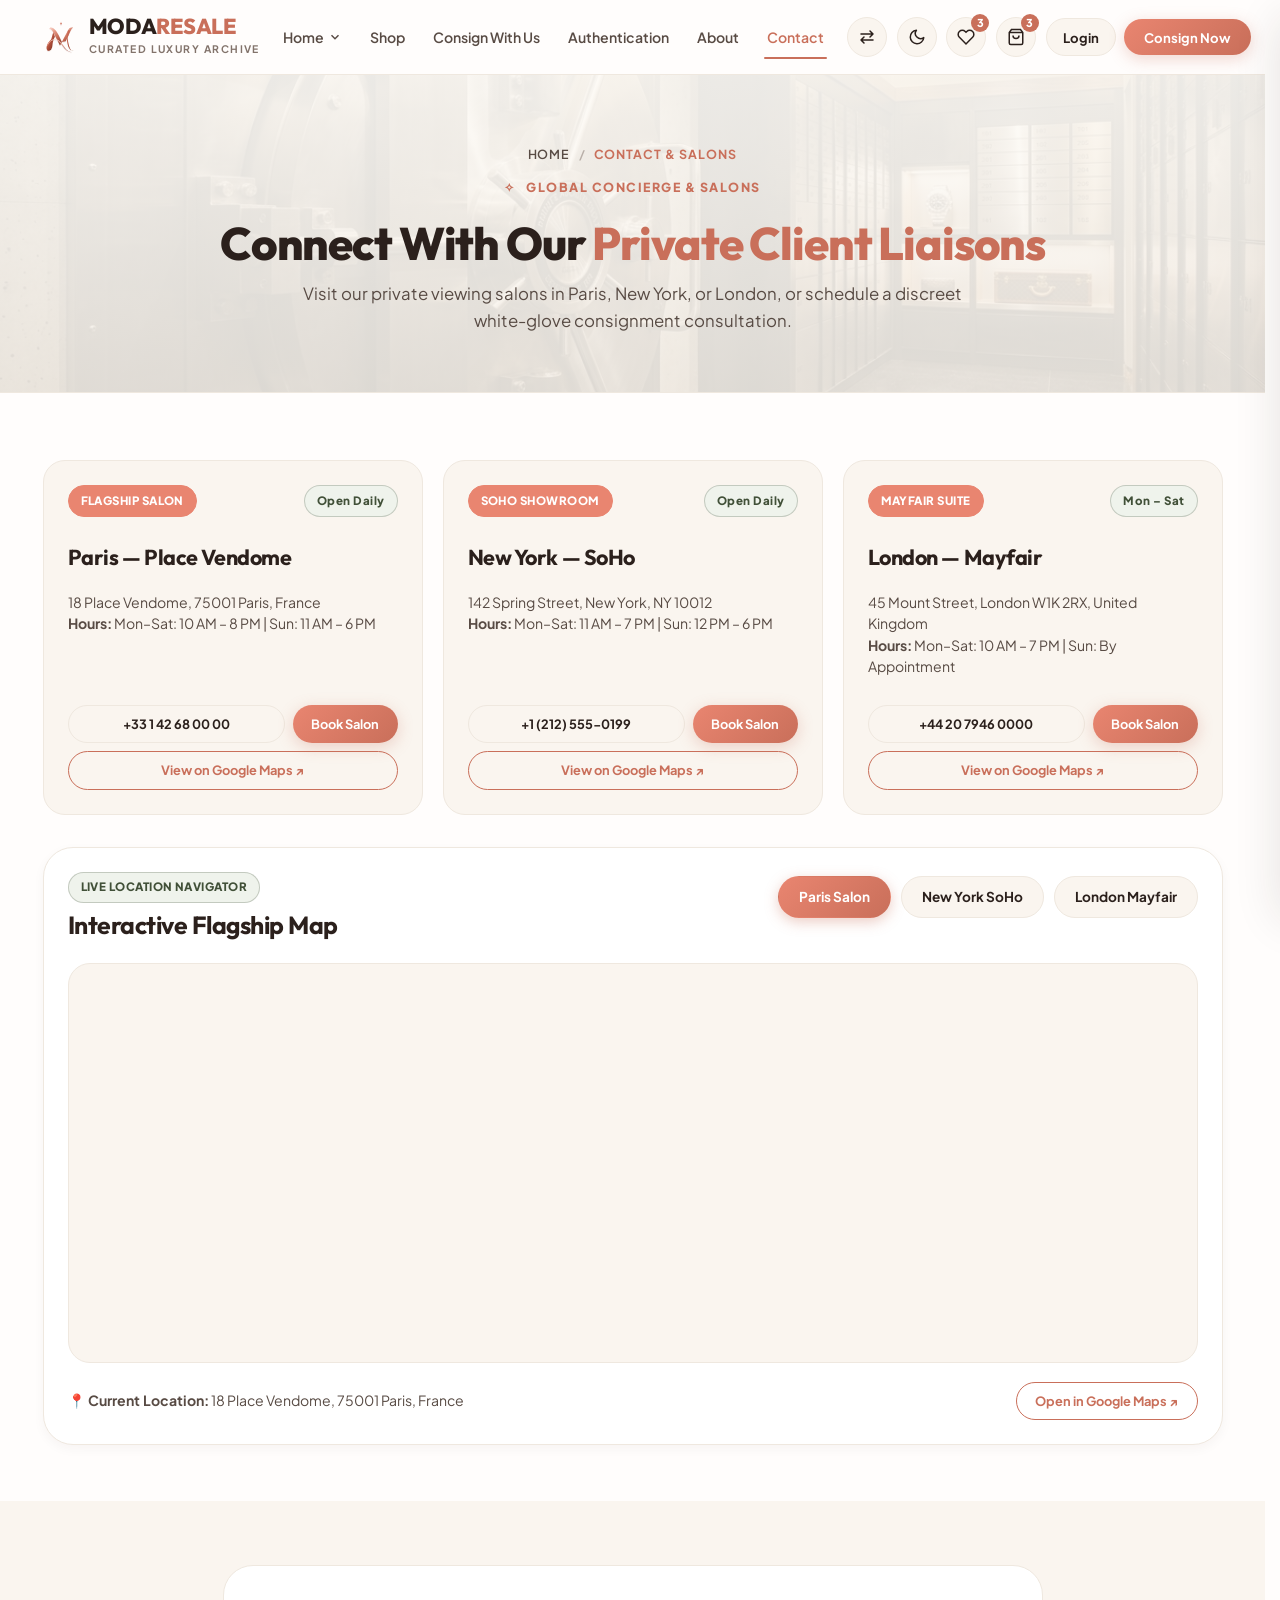
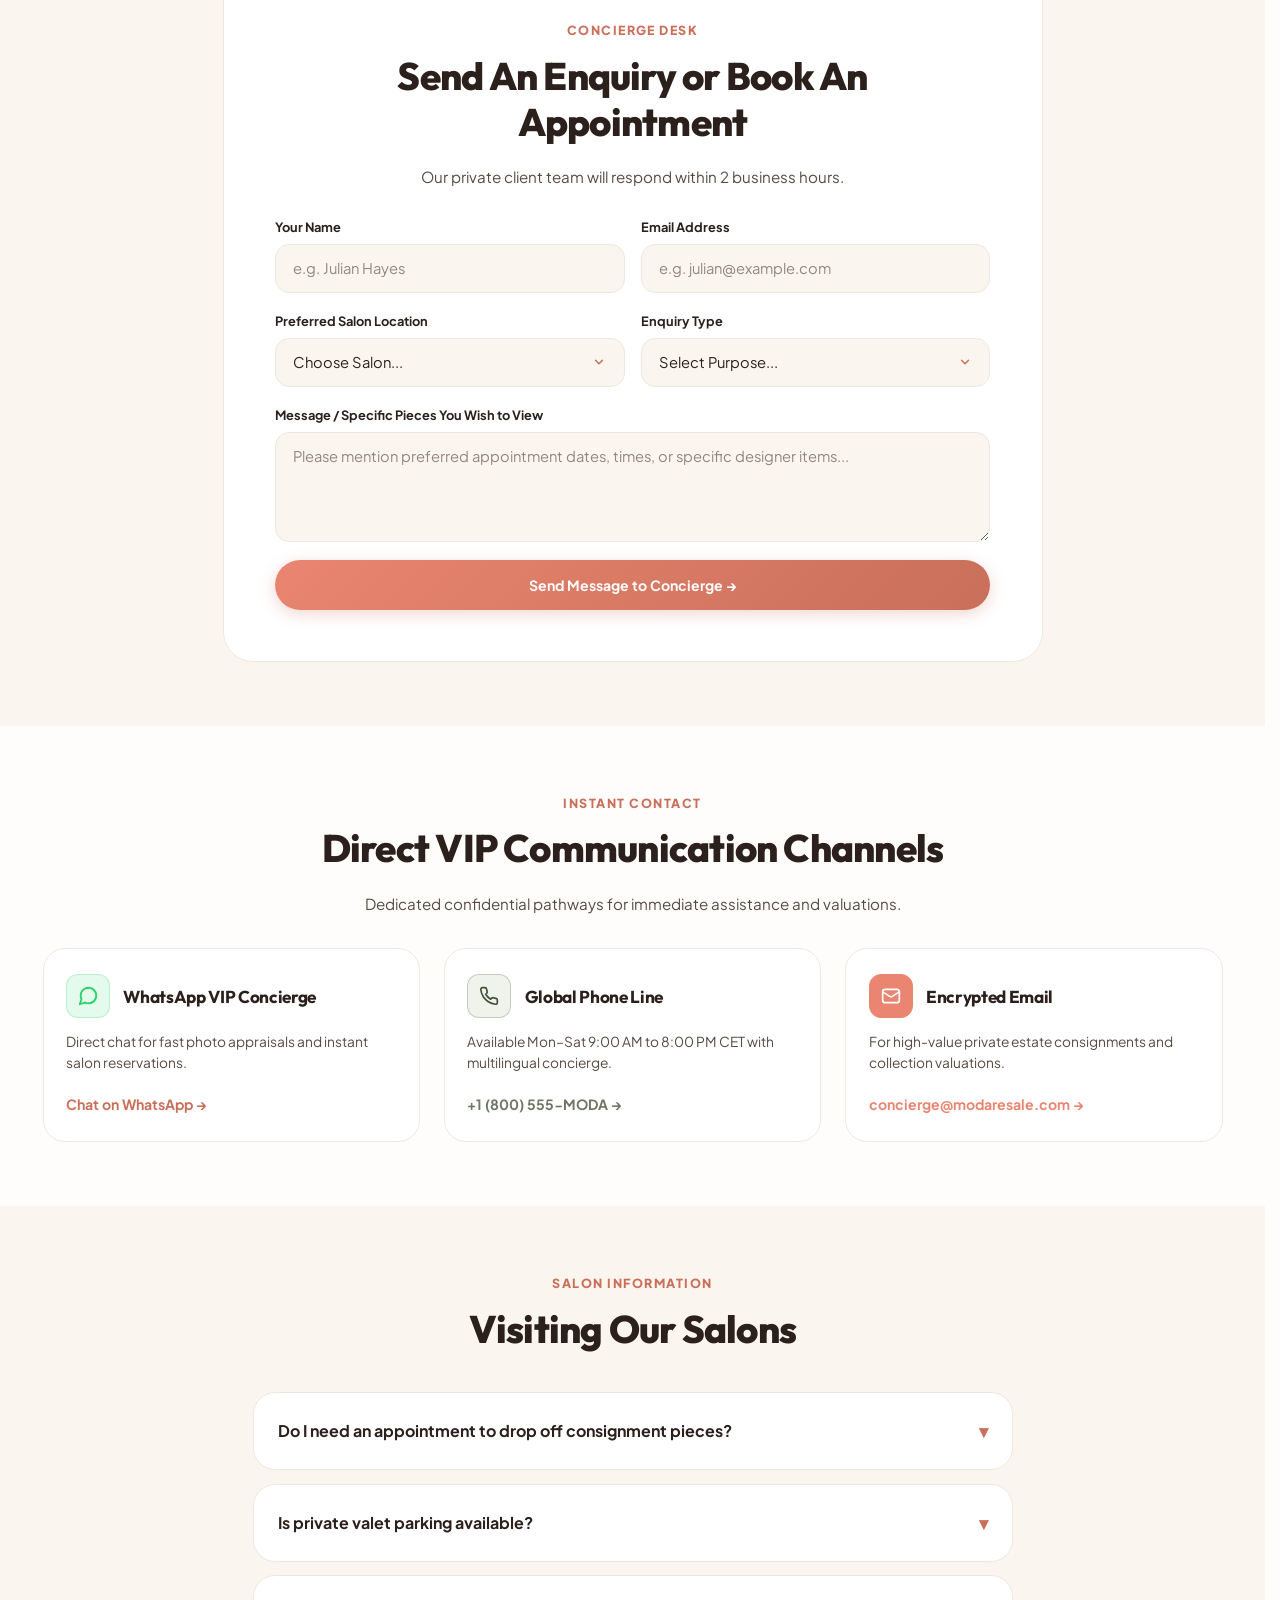
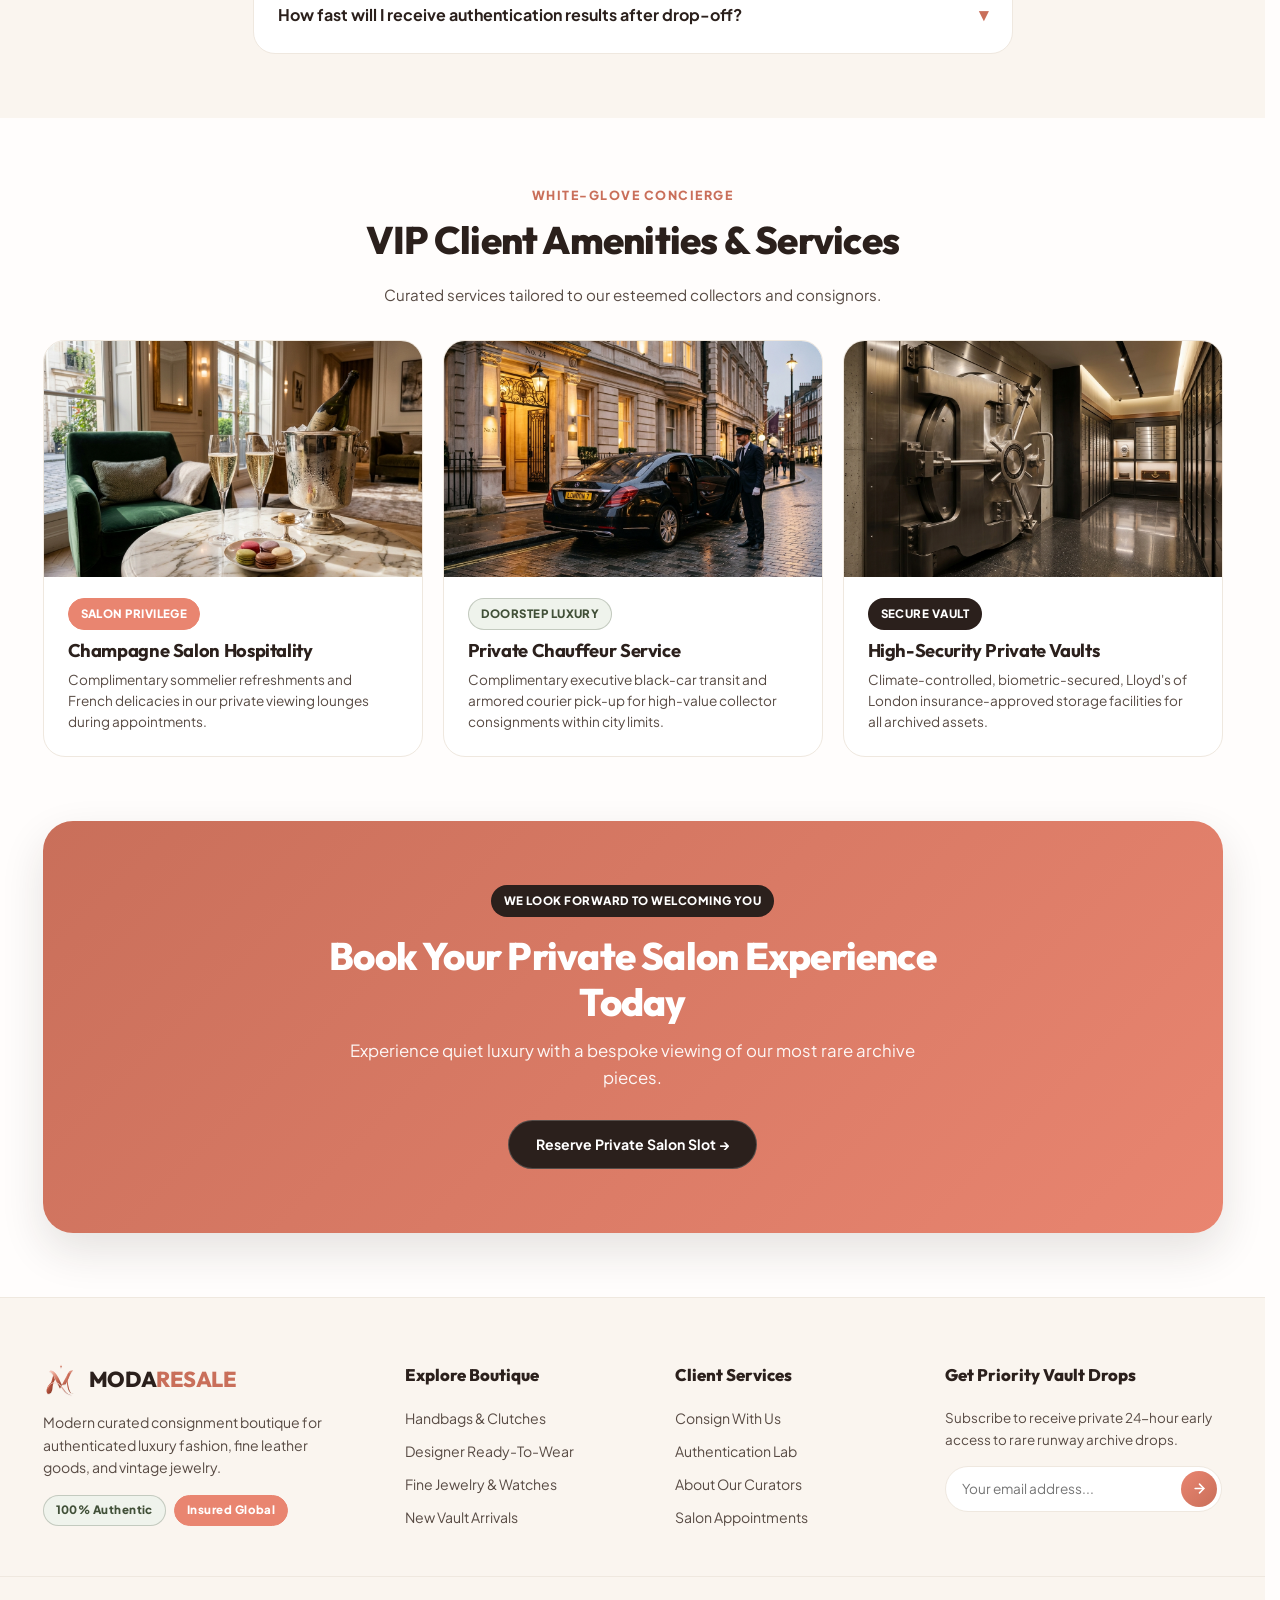
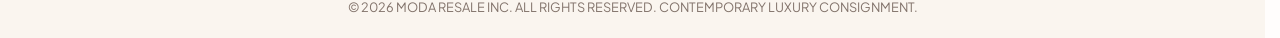
<file: contact.html>
<!DOCTYPE html>
<html lang="en" data-theme="light" dir="ltr">
<head>
  <meta charset="UTF-8">
  <meta name="viewport" content="width=device-width, initial-scale=1.0">
  <meta name="description" content="Contact Moda Resale — Book private viewing salons and drop-off appointments in Paris, New York, and London.">
  <title>Moda Resale — Contact & Flagship Private Salons</title>
  
  <link rel="icon" type="image/svg+xml" href="assets/images/favicon.svg">
  <link rel="apple-touch-icon" href="assets/images/logo.svg">
  <link rel="stylesheet" href="assets/css/style.css">
  <link rel="stylesheet" href="assets/css/responsive.css">
</head>
<body>

  <!-- Page Preloader -->
  <div class="page-loader" id="pageLoader" aria-hidden="true">
    <div class="loader-inner">
      <div class="loader-emblem-wrap">
        <div class="loader-halo"></div>
        <div class="loader-spinner"></div>
        <div class="loader-emblem">
          <img src="assets/images/logo.svg" alt="Moda Resale" width="28" height="28">
        </div>
      </div>
      <div class="loader-brand">MODA<span>RESALE</span></div>
      <div class="loader-tagline">Curated Luxury Archive</div>
      <div class="loader-progress-track">
        <div class="loader-progress-fill" id="loaderProgressFill"></div>
      </div>
      <div class="loader-status-row">
        <span class="loader-status-text" id="loaderStatusText">Authenticating</span>
        <span class="loader-percent" id="loaderPercent">18%</span>
      </div>
    </div>
  </div>

  <!-- Header / Navbar -->
  <header class="site-header" id="siteHeader">
    <div class="container navbar-inner">
      
      <a href="index.html" class="brand-link" aria-label="Moda Resale Home">
        <span class="brand-mark"><img src="assets/images/logo.svg" alt="Moda Resale" width="36" height="36"></span>
        <div class="brand-text">
          <div class="brand-title">MODA<span>RESALE</span></div>
          <div class="brand-sub">Curated Luxury Archive</div>
        </div>
      </a>

      <!-- Desktop Navigation -->
      <nav class="main-nav" aria-label="Primary Navigation">
        <div class="nav-dropdown">
          <a href="index.html" class="nav-link dropdown-toggle">
            Home
            <svg viewBox="0 0 24 24" fill="none" stroke="currentColor" stroke-width="2.5"><polyline points="6 9 12 15 18 9"></polyline></svg>
          </a>
          <div class="dropdown-card-menu">
            <a href="index.html" class="dropdown-card-item">
              <span class="dropdown-card-title">Home 1 — Flagship Boutique</span>
              <span class="dropdown-card-desc">Curated drops, editorial lookbook &amp; valuation lab</span>
            </a>
            <a href="home-2.html" class="dropdown-card-item">
              <span class="dropdown-card-title">Home 2 — Archive Vault</span>
              <span class="dropdown-card-desc">Live drops, market price index &amp; rapid appraisal</span>
            </a>
          </div>
        </div>

        <a href="shop.html" class="nav-link">Shop</a>
        <a href="consign.html" class="nav-link">Consign With Us</a>
        <a href="authentication.html" class="nav-link">Authentication</a>
        <a href="about.html" class="nav-link">About</a>
        <a href="contact.html" class="nav-link active">Contact</a>
      </nav>

      <!-- Header Actions -->
      <div class="header-actions">
        <button type="button" class="icon-btn" data-action="toggle-dir" aria-label="Toggle Direction" title="Switch LTR/RTL">
          <svg width="18" height="18" viewBox="0 0 24 24" fill="none" stroke="currentColor" stroke-width="2" stroke-linecap="round" stroke-linejoin="round">
            <path d="M4 8h16M16 4l4 4-4 4M20 16H4M8 12l-4 4 4 4"/>
          </svg>
        </button>

        <button type="button" class="icon-btn" data-action="toggle-theme" aria-label="Toggle Theme" title="Switch Light/Dark Mode">
          <span class="theme-icon-slot"></span>
        </button>

        <a href="wishlist.html" class="icon-btn" aria-label="Saved Wishlist" title="View Wishlist">
          <svg width="18" height="18" viewBox="0 0 24 24" fill="none" stroke="currentColor" stroke-width="2"><path d="M20.84 4.61a5.5 5.5 0 0 0-7.78 0L12 5.67l-1.06-1.06a5.5 5.5 0 0 0-7.78 0 5.5 5.5 0 0 0 0 7.78l1.06 1.06L12 21.23l7.78-7.78 1.06-1.06a5.5 5.5 0 0 0 0-7.78z"></path></svg>
          <b class="wishlist-count">0</b>
        </a>

        <a href="cart.html" class="icon-btn" aria-label="Shopping Bag" title="Shopping Bag">
          <svg width="18" height="18" viewBox="0 0 24 24" fill="none" stroke="currentColor" stroke-width="2"><path d="M6 2 3 6v14a2 2 0 0 0 2 2h14a2 2 0 0 0 2-2V6l-3-4Z"></path><path d="M3 6h18"></path><path d="M16 10a4 4 0 0 1-8 0"></path></svg>
          <b class="cart-count">0</b>
        </a>

        <div class="header-auth-pills">
          <a href="login.html" class="pill-btn">Login</a>
          <a href="consign.html" class="btn btn-gradient btn-sm header-cta-btn">Consign Now</a>
        </div>

        <button type="button" class="menu-toggle" id="menuToggle" aria-label="Open Navigation">☰</button>
      </div>

    </div>
  </header>

  <!-- Mobile Drawer -->
  <div class="mobile-drawer-backdrop" id="mobileDrawerBackdrop"></div>
  <aside class="mobile-drawer" id="mobileDrawer" aria-label="Mobile Navigation">
    <div class="mobile-drawer-head">
      <a href="index.html" class="brand-link">
        <span class="brand-mark"><img src="assets/images/logo.svg" alt="Moda Resale" width="36" height="36"></span>
        <div class="brand-title">MODA<span>RESALE</span></div>
      </a>
      <button type="button" class="icon-btn" id="mobileDrawerClose" aria-label="Close Navigation">✕</button>
    </div>

    <!-- Mobile Quick Commerce Bar (Wishlist & Cart Bag) -->
    <div class="mobile-quick-actions">
      <a href="wishlist.html" class="mobile-quick-item" title="View Wishlist">
        <svg width="18" height="18" viewBox="0 0 24 24" fill="none" stroke="currentColor" stroke-width="2" stroke-linecap="round" stroke-linejoin="round"><path d="M20.84 4.61a5.5 5.5 0 0 0-7.78 0L12 5.67l-1.06-1.06a5.5 5.5 0 0 0-7.78 0 5.5 5.5 0 0 0 0 7.78l1.06 1.06L12 21.23l7.78-7.78 1.06-1.06a5.5 5.5 0 0 0 0-7.78z"></path></svg>
        <span>Wishlist (<b class="wishlist-count">0</b>)</span>
      </a>
      <a href="cart.html" class="mobile-quick-item" title="View Shopping Bag">
        <svg width="18" height="18" viewBox="0 0 24 24" fill="none" stroke="currentColor" stroke-width="2" stroke-linecap="round" stroke-linejoin="round"><path d="M6 2 3 6v14a2 2 0 0 0 2 2h14a2 2 0 0 0 2-2V6l-3-4Z"></path><path d="M3 6h18"></path><path d="M16 10a4 4 0 0 1-8 0"></path></svg>
        <span>Bag (<b class="cart-count">0</b>)</span>
      </a>
    </div>

    <nav class="mobile-drawer-links">
      <div class="mobile-nav-item">
        <a href="#" class="mobile-nav-link mobile-dropdown-toggle">
          <span>Home Pages</span>
          <svg width="14" height="14" viewBox="0 0 24 24" fill="none" stroke="currentColor" stroke-width="2.5"><polyline points="6 9 12 15 18 9"></polyline></svg>
        </a>
        <div class="mobile-sub-menu">
          <a href="index.html" class="mobile-sub-link">Home 1 — Classic Boutique</a>
          <a href="home-2.html" class="mobile-sub-link">Home 2 — Trending Vault</a>
        </div>
      </div>
      <a href="shop.html" class="mobile-nav-link">Shop Collection</a>
      <a href="consign.html" class="mobile-nav-link">Consign With Us</a>
      <a href="authentication.html" class="mobile-nav-link">Authentication</a>
      <a href="about.html" class="mobile-nav-link">About Maison</a>
      <a href="contact.html" class="mobile-nav-link active">Contact & Salons</a>
    </nav>

    <div class="mobile-drawer-actions">
      <div class="mobile-toggles-grid">
        <button type="button" class="btn btn-light btn-sm" data-action="toggle-theme" aria-label="Toggle Theme">
          <span class="theme-icon-slot">
            <svg width="16" height="16" viewBox="0 0 24 24" fill="none" stroke="currentColor" stroke-width="2"><path d="M21 12.79A9 9 0 1 1 11.21 3 7 7 0 0 0 21 12.79z"></path></svg>
          </span>
          <span>Theme</span>
        </button>
        <button type="button" class="btn btn-light btn-sm" data-action="toggle-dir" aria-label="Toggle Direction">
          <svg width="16" height="16" viewBox="0 0 24 24" fill="none" stroke="currentColor" stroke-width="2" stroke-linecap="round" stroke-linejoin="round">
            <path d="M4 8h16M16 4l4 4-4 4M20 16H4M8 12l-4 4 4 4"/>
          </svg>
          <span>Direction</span>
        </button>
      </div>
      <div style="display:grid; grid-template-columns:1fr 1fr; gap:0.6rem; width:100%;">
        <a href="login.html" class="btn btn-light btn-sm" style="text-align:center;">Login</a>
        <a href="consign.html" class="btn btn-gradient btn-sm" style="text-align:center;">Consign Now</a>
      </div>
    </div>
  </aside>

  <!-- Main Content: Contact & Salons (7 Sections) -->
  <main id="mainContent">

    <!-- SECTION 1: Standardized Inner Hero -->
    <section class="inner-page-hero inner-page-hero-contact">
      <div class="container">
        <div class="inner-hero-content">
          <nav class="inner-hero-breadcrumb" aria-label="Breadcrumb">
            <a href="index.html">Home</a>
            <span class="crumb-sep">/</span>
            <span class="crumb-active">Contact & Salons</span>
          </nav>
          <p class="kicker">✧ &nbsp; GLOBAL CONCIERGE & SALONS</p>
          <h1 class="inner-hero-title">Connect With Our <span style="color:var(--accent-terracotta);">Private Client Liaisons</span></h1>
          <p class="inner-hero-subtitle">Visit our private viewing salons in Paris, New York, or London, or schedule a discreet white-glove consignment consultation.</p>
        </div>
      </div>
    </section>

    <!-- SECTION 2: Flagship Boutique Salon Cards (3 Cities) & Live Interactive Map -->
    <section class="section-spacing" style="padding-top: 1rem; padding-bottom: 3.5rem;">
      <div class="container">
        <div class="category-grid" style="grid-template-columns: repeat(auto-fit, minmax(280px, 1fr));">
          
          <!-- Paris -->
          <article class="benefit-card" style="flex-direction:column; background:var(--bg-surface);">
            <div style="display:flex; justify-content:space-between; align-items:flex-start; width:100%;">
              <span class="badge badge-coral">FLAGSHIP SALON</span>
              <span class="badge badge-sage">Open Daily</span>
            </div>
            <h3 style="font-size:1.35rem; margin-top:0.75rem; margin-bottom:0.35rem;">Paris — Place Vendome</h3>
            <p style="font-size:0.88rem; margin-bottom:0.75rem;">
              18 Place Vendome, 75001 Paris, France<br>
              <strong>Hours:</strong> Mon–Sat: 10 AM – 8 PM | Sun: 11 AM – 6 PM
            </p>
            <div style="margin-top:auto; display:flex; flex-direction:column; gap:0.5rem; width:100%;">
              <div style="display:flex; gap:0.5rem; width:100%;">
                <a href="tel:+33142680000" class="btn btn-light btn-sm" style="flex-grow:1;">+33 1 42 68 00 00</a>
                <button type="button" class="btn btn-gradient btn-sm" onclick="modaToast('Appointment request selected for Paris Salon!')">Book Salon</button>
              </div>
              <a href="https://www.google.com/maps/search/?api=1&query=18+Place+Vend%C3%B4me+75001+Paris+France" target="_blank" rel="noopener noreferrer" class="btn btn-outline btn-sm" style="width:100%; text-align:center;">
                View on Google Maps ↗
              </a>
            </div>
          </article>

          <!-- New York -->
          <article class="benefit-card" style="flex-direction:column; background:var(--bg-surface);">
            <div style="display:flex; justify-content:space-between; align-items:flex-start; width:100%;">
              <span class="badge badge-coral">SOHO SHOWROOM</span>
              <span class="badge badge-sage">Open Daily</span>
            </div>
            <h3 style="font-size:1.35rem; margin-top:0.75rem; margin-bottom:0.35rem;">New York — SoHo</h3>
            <p style="font-size:0.88rem; margin-bottom:0.75rem;">
              142 Spring Street, New York, NY 10012<br>
              <strong>Hours:</strong> Mon–Sat: 11 AM – 7 PM | Sun: 12 PM – 6 PM
            </p>
            <div style="margin-top:auto; display:flex; flex-direction:column; gap:0.5rem; width:100%;">
              <div style="display:flex; gap:0.5rem; width:100%;">
                <a href="tel:+12125550199" class="btn btn-light btn-sm" style="flex-grow:1;">+1 (212) 555-0199</a>
                <button type="button" class="btn btn-gradient btn-sm" onclick="modaToast('Appointment request selected for NYC Salon!')">Book Salon</button>
              </div>
              <a href="https://www.google.com/maps/search/?api=1&query=142+Spring+Street+New+York+NY+10012" target="_blank" rel="noopener noreferrer" class="btn btn-outline btn-sm" style="width:100%; text-align:center;">
                View on Google Maps ↗
              </a>
            </div>
          </article>

          <!-- London -->
          <article class="benefit-card" style="flex-direction:column; background:var(--bg-surface);">
            <div style="display:flex; justify-content:space-between; align-items:flex-start; width:100%;">
              <span class="badge badge-coral">MAYFAIR SUITE</span>
              <span class="badge badge-sage">Mon – Sat</span>
            </div>
            <h3 style="font-size:1.35rem; margin-top:0.75rem; margin-bottom:0.35rem;">London — Mayfair</h3>
            <p style="font-size:0.88rem; margin-bottom:0.75rem;">
              45 Mount Street, London W1K 2RX, United Kingdom<br>
              <strong>Hours:</strong> Mon–Sat: 10 AM – 7 PM | Sun: By Appointment
            </p>
            <div style="margin-top:auto; display:flex; flex-direction:column; gap:0.5rem; width:100%;">
              <div style="display:flex; gap:0.5rem; width:100%;">
                <a href="tel:+442079460000" class="btn btn-light btn-sm" style="flex-grow:1;">+44 20 7946 0000</a>
                <button type="button" class="btn btn-gradient btn-sm" onclick="modaToast('Appointment request selected for London Salon!')">Book Salon</button>
              </div>
              <a href="https://www.google.com/maps/search/?api=1&query=45+Mount+Street+London+W1K+2RX+United+Kingdom" target="_blank" rel="noopener noreferrer" class="btn btn-outline btn-sm" style="width:100%; text-align:center;">
                View on Google Maps ↗
              </a>
            </div>
          </article>

        </div>

        <!-- Interactive Google Map Section -->
        <div style="margin-top: 2rem;">
          <div class="salon-map-shell">
            <div style="display:flex; justify-content:space-between; align-items:center; flex-wrap:wrap; gap:1rem; margin-bottom:1.25rem;">
              <div>
                <span class="badge badge-sage" style="margin-bottom:0.4rem;">LIVE LOCATION NAVIGATOR</span>
                <h3 style="margin-bottom:0.2rem;">Interactive Flagship Map</h3>
              </div>
              <div class="salon-map-tabs">
                <button type="button" class="salon-map-tab-btn is-active" onclick="switchSalonMap('paris', this)">Paris Salon</button>
                <button type="button" class="salon-map-tab-btn" onclick="switchSalonMap('nyc', this)">New York SoHo</button>
                <button type="button" class="salon-map-tab-btn" onclick="switchSalonMap('london', this)">London Mayfair</button>
              </div>
            </div>

            <div class="salon-map-frame-wrapper">
              <iframe id="salonMapFrame" src="https://maps.google.com/maps?q=18+Place+Vendome+Paris+France&t=&z=15&ie=UTF8&iwloc=&output=embed" title="Moda Resale Flagship Salon Location Map" allowfullscreen="" loading="lazy"></iframe>
            </div>

            <div class="salon-map-footer">
              <span id="salonMapAddress">📍 <strong>Current Location:</strong> 18 Place Vendome, 75001 Paris, France</span>
              <a id="salonMapExternalLink" href="https://www.google.com/maps/search/?api=1&query=18+Place+Vendome+75001+Paris+France" target="_blank" rel="noopener noreferrer" class="btn btn-outline btn-sm">Open in Google Maps ↗</a>
            </div>
          </div>
        </div>

      </div>
    </section>

    <!-- SECTION 3: Direct Concierge & Drop-Off Enquiry Form -->
    <section class="section-spacing" style="background-color: var(--bg-surface);">
      <div class="container">
        <div class="curate-lab-shell" style="background:var(--bg-card); max-width:820px; margin:0 auto;">
          <div class="center-title" style="margin-bottom:1.75rem;">
            <p class="kicker">CONCIERGE DESK</p>
            <h2>Send An Enquiry or Book An Appointment</h2>
            <p>Our private client team will respond within 2 business hours.</p>
          </div>

          <form onsubmit="event.preventDefault(); modaToast('Message sent! A concierge specialist will contact you shortly.'); this.reset();">
            <div class="form-grid-2">
              <div class="form-group">
                <label class="form-label" for="contactName">Your Name</label>
                <input type="text" id="contactName" class="form-control" placeholder="e.g. Julian Hayes" required>
              </div>
              <div class="form-group">
                <label class="form-label" for="contactEmail">Email Address</label>
                <input type="email" id="contactEmail" class="form-control" placeholder="e.g. julian@example.com" required>
              </div>
            </div>

            <div class="form-grid-2">
              <div class="form-group">
                <label class="form-label" for="salonLoc">Preferred Salon Location</label>
                <select id="salonLoc" class="form-control" required>
                  <option value="">Choose Salon...</option>
                  <option>Paris (Place Vendome)</option>
                  <option>New York (SoHo)</option>
                  <option>London (Mayfair)</option>
                  <option>Virtual Video Consultation</option>
                </select>
              </div>
              <div class="form-group">
                <label class="form-label" for="enquiryType">Enquiry Type</label>
                <select id="enquiryType" class="form-control" required>
                  <option value="">Select Purpose...</option>
                  <option>Consignment Drop-Off & Appraisal</option>
                  <option>Private Vault Viewing Appointment</option>
                  <option>Bespoke Sourcing Request</option>
                  <option>Authentication Certificate Inquiry</option>
                  <option>General Client Assistance</option>
                </select>
              </div>
            </div>

            <div class="form-group">
              <label class="form-label" for="contactMsg">Message / Specific Pieces You Wish to View</label>
              <textarea id="contactMsg" class="form-control" placeholder="Please mention preferred appointment dates, times, or specific designer items..." required></textarea>
            </div>

            <button type="submit" class="btn btn-gradient" style="width:100%; padding:0.85rem;">Send Message to Concierge →</button>
          </form>
        </div>
      </div>
    </section>

    <!-- SECTION 4: Direct Communication Channels -->
    <section class="section-spacing">
      <div class="container">
        <div class="center-title" style="margin-bottom: 2rem;">
          <p class="kicker">INSTANT CONTACT</p>
          <h2>Direct VIP Communication Channels</h2>
          <p>Dedicated confidential pathways for immediate assistance and valuations.</p>
        </div>

        <div class="vip-channels-grid">
          
          <!-- Channel 1: WhatsApp -->
          <article class="vip-channel-card">
            <div class="vip-channel-header">
              <div class="benefit-icon-badge" style="background:rgba(37,211,102,0.12); color:#25D366; border:1px solid rgba(37,211,102,0.25);">
                <svg width="22" height="22" viewBox="0 0 24 24" fill="none" stroke="currentColor" stroke-width="2" stroke-linecap="round" stroke-linejoin="round">
                  <path d="M21 11.5a8.38 8.38 0 0 1-.9 3.8 8.5 8.5 0 0 1-7.6 4.7 8.38 8.38 0 0 1-3.8-.9L3 21l1.9-5.7a8.38 8.38 0 0 1-.9-3.8 8.5 8.5 0 0 1 4.7-7.6 8.38 8.38 0 0 1 3.8-.9h.5a8.48 8.48 0 0 1 8 8v.5z"/>
                </svg>
              </div>
              <h3>WhatsApp VIP Concierge</h3>
            </div>
            <p>Direct chat for fast photo appraisals and instant salon reservations.</p>
            <a href="#" class="vip-channel-link link-terracotta" onclick="event.preventDefault(); modaToast('Connecting to WhatsApp VIP Concierge...');">Chat on WhatsApp →</a>
          </article>

          <!-- Channel 2: Phone -->
          <article class="vip-channel-card">
            <div class="vip-channel-header">
              <div class="benefit-icon-badge icon-sage">
                <svg width="20" height="20" viewBox="0 0 24 24" fill="none" stroke="currentColor" stroke-width="2" stroke-linecap="round" stroke-linejoin="round">
                  <path d="M22 16.92v3a2 2 0 0 1-2.18 2 19.79 19.79 0 0 1-8.63-3.07 19.5 19.5 0 0 1-6-6 19.79 19.79 0 0 1-3.07-8.67A2 2 0 0 1 4.11 2h3a2 2 0 0 1 2 1.72 12.84 12.84 0 0 0 .7 2.81 2 2 0 0 1-.45 2.11L8.09 9.91a16 16 0 0 0 6 6l1.27-1.27a2 2 0 0 1 2.11-.45 12.84 12.84 0 0 0 2.81.7A2 2 0 0 1 22 16.92z"/>
                </svg>
              </div>
              <h3>Global Phone Line</h3>
            </div>
            <p>Available Mon–Sat 9:00 AM to 8:00 PM CET with multilingual concierge.</p>
            <a href="tel:+18005556632" class="vip-channel-link link-sage">+1 (800) 555-MODA →</a>
          </article>

          <!-- Channel 3: Email -->
          <article class="vip-channel-card">
            <div class="vip-channel-header">
              <div class="benefit-icon-badge icon-coral">
                <svg width="20" height="20" viewBox="0 0 24 24" fill="none" stroke="currentColor" stroke-width="2" stroke-linecap="round" stroke-linejoin="round">
                  <rect x="2" y="4" width="20" height="16" rx="3"/>
                  <path d="m22 7-8.97 5.7a1.94 1.94 0 0 1-2.06 0L2 7"/>
                </svg>
              </div>
              <h3>Encrypted Email</h3>
            </div>
            <p>For high-value private estate consignments and collection valuations.</p>
            <a href="mailto:concierge@modaresale.com" class="vip-channel-link link-coral">concierge@modaresale.com →</a>
          </article>
        </div>
      </div>
    </section>

    <!-- SECTION 5: Salon Visit FAQs -->
    <section class="section-spacing" style="background-color: var(--bg-surface);">
      <div class="container">
        <div class="center-title">
          <p class="kicker">SALON INFORMATION</p>
          <h2>Visiting Our Salons</h2>
        </div>

        <div style="max-width:760px; margin:0 auto; display:flex; flex-direction:column; gap:0.85rem;" class="faq-accordion-group">
          <details class="benefit-card faq-details" name="contact-faq" style="cursor:pointer; background:var(--bg-card); display:block;">
            <summary style="font-weight:700; font-size:1rem; outline:none; display:flex; justify-content:space-between; align-items:center; user-select:none;">
              <span>Do I need an appointment to drop off consignment pieces?</span>
              <span class="faq-arrow" style="color:var(--accent-terracotta); transition:transform 0.25s ease; font-size:1.1rem;">▾</span>
            </summary>
            <p style="margin-top:0.75rem; font-size:0.88rem; line-height:1.6; color:var(--text-secondary);">
              Walk-ins are welcomed during standard salon hours. For collections with 5+ pieces or rare exotics, we recommend booking a private appraisal slot in advance.
            </p>
          </details>

          <details class="benefit-card faq-details" name="contact-faq" style="cursor:pointer; background:var(--bg-card); display:block;">
            <summary style="font-weight:700; font-size:1rem; outline:none; display:flex; justify-content:space-between; align-items:center; user-select:none;">
              <span>Is private valet parking available?</span>
              <span class="faq-arrow" style="color:var(--accent-terracotta); transition:transform 0.25s ease; font-size:1.1rem;">▾</span>
            </summary>
            <p style="margin-top:0.75rem; font-size:0.88rem; line-height:1.6; color:var(--text-secondary);">
              Yes, complimentary underground secure valet parking is available for clients at our Paris Place Vendome and London Mayfair salons.
            </p>
          </details>

          <details class="benefit-card faq-details" name="contact-faq" style="cursor:pointer; background:var(--bg-card); display:block;">
            <summary style="font-weight:700; font-size:1rem; outline:none; display:flex; justify-content:space-between; align-items:center; user-select:none;">
              <span>How fast will I receive authentication results after drop-off?</span>
              <span class="faq-arrow" style="color:var(--accent-terracotta); transition:transform 0.25s ease; font-size:1.1rem;">▾</span>
            </summary>
            <p style="margin-top:0.75rem; font-size:0.88rem; line-height:1.6; color:var(--text-secondary);">
              Our on-site master authenticators complete preliminary physical audits on the spot, with full spectral certificates generated within 24 hours.
            </p>
          </details>
        </div>
      </div>
    </section>

    <!-- SECTION 6: VIP Valet & Hospitality Highlights (HD Photographic Visual Cards) -->
    <section class="section-spacing">
      <div class="container">
        <div class="center-title" style="margin-bottom: 2rem;">
          <p class="kicker">WHITE-GLOVE CONCIERGE</p>
          <h2>VIP Client Amenities & Services</h2>
          <p>Curated services tailored to our esteemed collectors and consignors.</p>
        </div>

        <div class="category-grid" style="grid-template-columns: repeat(auto-fit, minmax(280px, 1fr));">
          <!-- Amenity 1: Champagne Salon -->
          <article class="amenity-card">
            <div class="amenity-card-media">
              <img src="assets/images/contact/contact-amenity-champagne.jpg" alt="Champagne Salon Hospitality & Private Viewing Lounge">
            </div>
            <div class="amenity-card-body">
              <span class="badge badge-coral" style="align-self:flex-start; margin-bottom:0.6rem;">SALON PRIVILEGE</span>
              <h3>Champagne Salon Hospitality</h3>
              <p>Complimentary sommelier refreshments and French delicacies in our private viewing lounges during appointments.</p>
            </div>
          </article>

          <!-- Amenity 2: Chauffeur Service -->
          <article class="amenity-card">
            <div class="amenity-card-media">
              <img src="assets/images/contact/contact-amenity-chauffeur.jpg" alt="Private Chauffeur Service & White-Glove Doorstep Transit">
            </div>
            <div class="amenity-card-body">
              <span class="badge badge-sage" style="align-self:flex-start; margin-bottom:0.6rem;">DOORSTEP LUXURY</span>
              <h3>Private Chauffeur Service</h3>
              <p>Complimentary executive black-car transit and armored courier pick-up for high-value collector consignments within city limits.</p>
            </div>
          </article>

          <!-- Amenity 3: High-Security Vaults -->
          <article class="amenity-card">
            <div class="amenity-card-media">
              <img src="assets/images/contact/contact-amenity-vault.jpg" alt="High-Security Climate-Controlled Private Vaults">
            </div>
            <div class="amenity-card-body">
              <span class="badge badge-dark" style="align-self:flex-start; margin-bottom:0.6rem;">SECURE VAULT</span>
              <h3>High-Security Private Vaults</h3>
              <p>Climate-controlled, biometric-secured, Lloyd's of London insurance-approved storage facilities for all archived assets.</p>
            </div>
          </article>
        </div>
      </div>
    </section>

    <!-- SECTION 7: Final Contact CTA Banner -->
    <section class="section-spacing" style="padding-top: 0;">
      <div class="container">
        <div class="cta-banner">
          <div>
            <span class="badge badge-dark" style="margin-bottom: 1rem;">WE LOOK FORWARD TO WELCOMING YOU</span>
            <h2>Book Your Private Salon Experience Today</h2>
            <p>
              Experience quiet luxury with a bespoke viewing of our most rare archive pieces.
            </p>
            <div class="cta-btn-row">
              <a href="#contactMsg" class="btn btn-dark">Reserve Private Salon Slot →</a>
            </div>
          </div>
        </div>
      </div>
    </section>

  </main>

  <!-- Modern Reusable Footer -->
  <footer class="site-footer">
    <div class="container">
      <div class="footer-main-grid">
        <div>
          <a href="index.html" class="brand-link" style="margin-bottom: 0.85rem;">
            <span class="brand-mark"><img src="assets/images/logo.svg" alt="Moda Resale" width="36" height="36"></span>
            <div class="brand-title">MODA<span>RESALE</span></div>
          </a>
          <p style="font-size: 0.88rem; color: var(--text-secondary); line-height: 1.6; max-width: 300px;">
            Modern curated consignment boutique for authenticated luxury fashion, fine leather goods, and vintage jewelry.
          </p>
          <div style="display:flex; gap:0.5rem; margin-top:1rem;">
            <span class="badge badge-sage">100% Authentic</span>
            <span class="badge badge-coral">Insured Global</span>
          </div>
        </div>

        <div>
          <div class="footer-col-title">Explore Boutique</div>
          <div class="footer-links">
            <a href="shop.html" class="footer-link">Handbags & Clutches</a>
            <a href="shop.html" class="footer-link">Designer Ready-To-Wear</a>
            <a href="shop.html" class="footer-link">Fine Jewelry & Watches</a>
            <a href="shop.html" class="footer-link">New Vault Arrivals</a>
          </div>
        </div>

        <div>
          <div class="footer-col-title">Client Services</div>
          <div class="footer-links">
            <a href="consign.html" class="footer-link">Consign With Us</a>
            <a href="authentication.html" class="footer-link">Authentication Lab</a>
            <a href="about.html" class="footer-link">About Our Curators</a>
            <a href="contact.html" class="footer-link">Salon Appointments</a>
          </div>
        </div>

        <div>
          <div class="footer-col-title">Get Priority Vault Drops</div>
          <p style="font-size: 0.84rem; color: var(--text-secondary);">
            Subscribe to receive private 24-hour early access to rare runway archive drops.
          </p>
          <form class="footer-subscribe-form" onsubmit="event.preventDefault(); modaToast('Thank you for subscribing to private drops!');">
            <input type="email" class="footer-subscribe-input" placeholder="Your email address..." required aria-label="Subscribe email">
            <button type="submit" class="footer-subscribe-btn" aria-label="Subscribe"><svg width="15" height="15" viewBox="0 0 24 24" fill="none" stroke="currentColor" stroke-width="2.5" stroke-linecap="round" stroke-linejoin="round"><line x1="5" y1="12" x2="19" y2="12"></line><polyline points="12 5 19 12 12 19"></polyline></svg></button>
          </form>
        </div>
      </div>
    </div>

    <div class="footer-bottom-bar">
      <div class="container">
        © 2026 MODA RESALE INC. ALL RIGHTS RESERVED. CONTEMPORARY LUXURY CONSIGNMENT.
      </div>
    </div>
  </footer>

  <button type="button" class="scroll-top-btn" id="scrollTopBtn" aria-label="Return to top">↑</button>

  <script src="assets/js/main.js"></script>
  <script>
    const salonLocations = {
      paris: {
        title: "Paris — Place Vendome",
        address: "📍 <strong>Current Location:</strong> 18 Place Vendome, 75001 Paris, France",
        embedUrl: "https://maps.google.com/maps?q=18+Place+Vendome+Paris+France&t=&z=15&ie=UTF8&iwloc=&output=embed",
        externalUrl: "https://www.google.com/maps/search/?api=1&query=18+Place+Vendome+75001+Paris+France"
      },
      nyc: {
        title: "New York — SoHo",
        address: "📍 <strong>Current Location:</strong> 142 Spring Street, New York, NY 10012",
        embedUrl: "https://maps.google.com/maps?q=142+Spring+Street+New+York+NY+10012&t=&z=15&ie=UTF8&iwloc=&output=embed",
        externalUrl: "https://www.google.com/maps/search/?api=1&query=142+Spring+Street+New+York+NY+10012"
      },
      london: {
        title: "London — Mayfair",
        address: "📍 <strong>Current Location:</strong> 45 Mount Street, London W1K 2RX, United Kingdom",
        embedUrl: "https://maps.google.com/maps?q=45+Mount+Street+London+W1K+2RX+United+Kingdom&t=&z=15&ie=UTF8&iwloc=&output=embed",
        externalUrl: "https://www.google.com/maps/search/?api=1&query=45+Mount+Street+London+W1K+2RX+United+Kingdom"
      }
    };

    function switchSalonMap(cityKey, clickedBtn) {
      const salon = salonLocations[cityKey];
      if (!salon) return;

      document.querySelectorAll('.salon-map-tab-btn').forEach(btn => btn.classList.remove('is-active'));
      if (clickedBtn) clickedBtn.classList.add('is-active');

      const frame = document.getElementById('salonMapFrame');
      const addr = document.getElementById('salonMapAddress');
      const extLink = document.getElementById('salonMapExternalLink');

      if (frame) frame.src = salon.embedUrl;
      if (addr) addr.innerHTML = salon.address;
      if (extLink) extLink.href = salon.externalUrl;
    }
  </script>
</body>
</html>
</file>
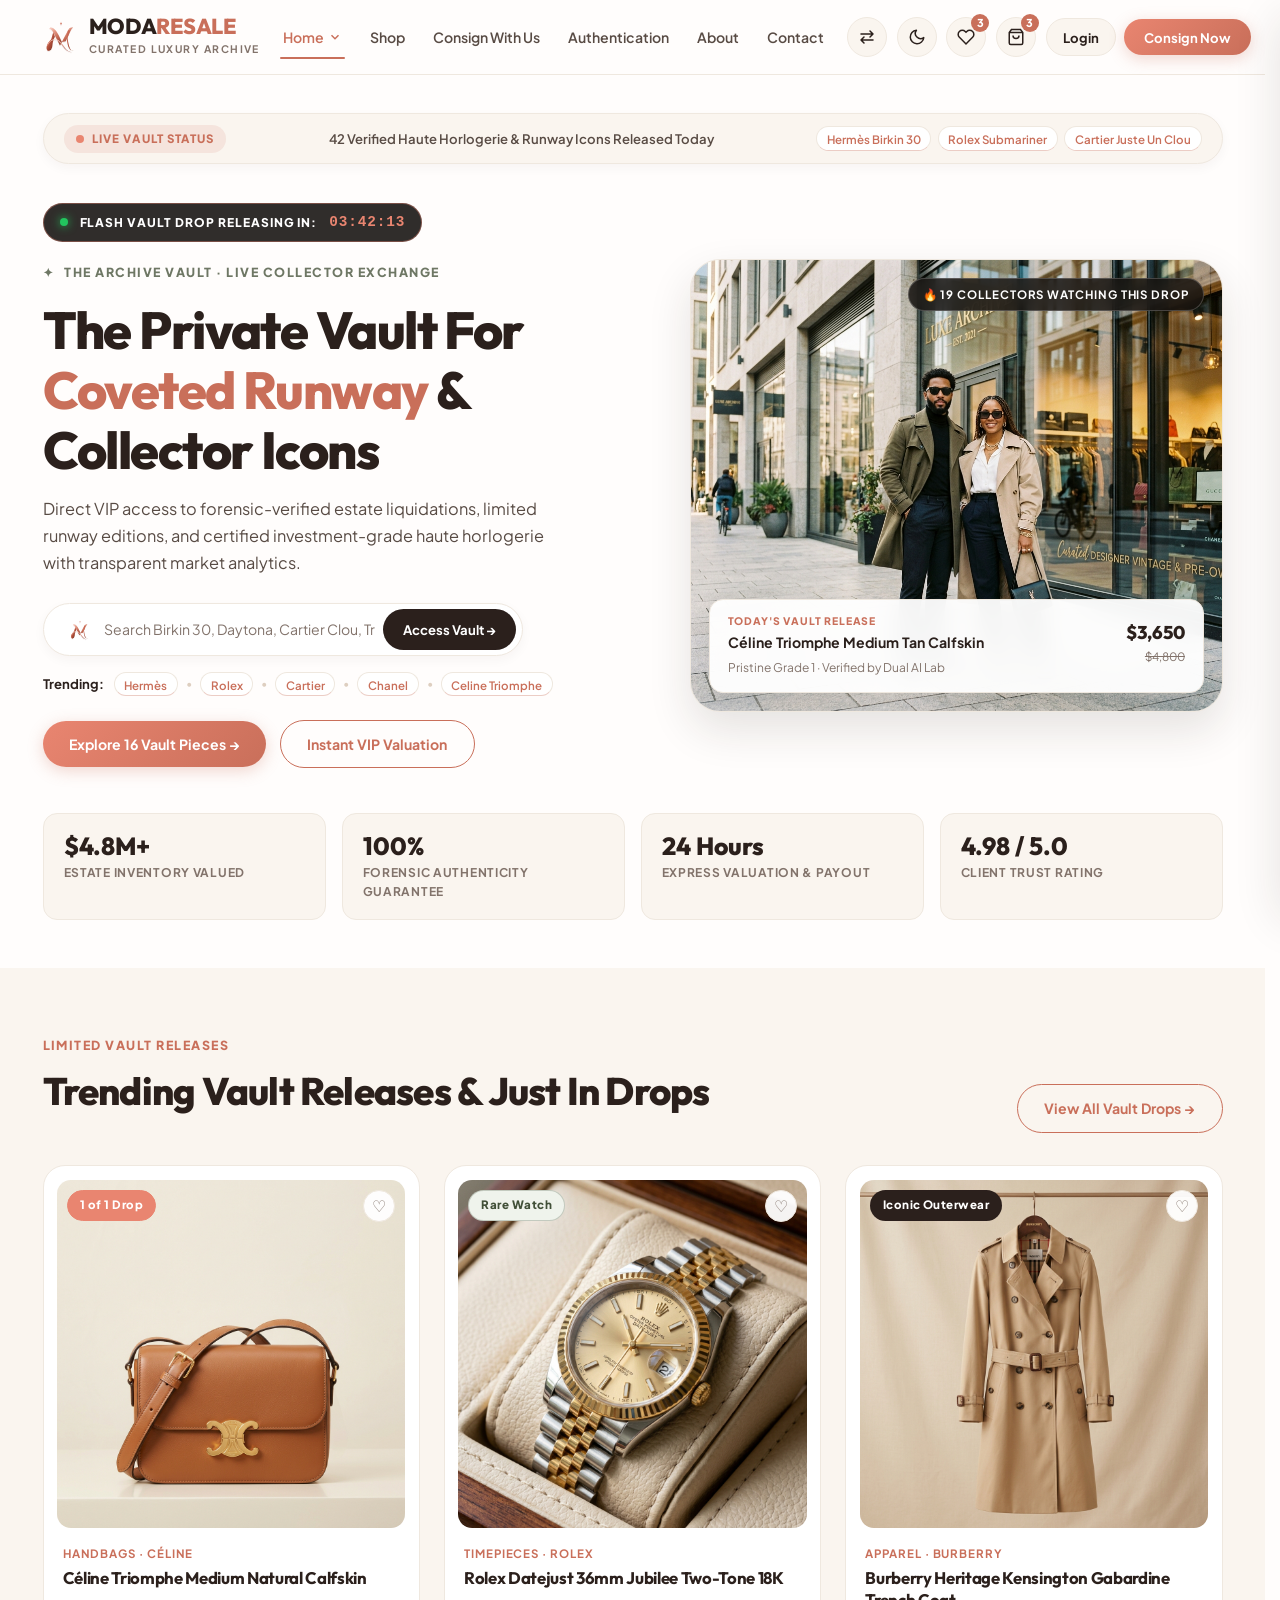
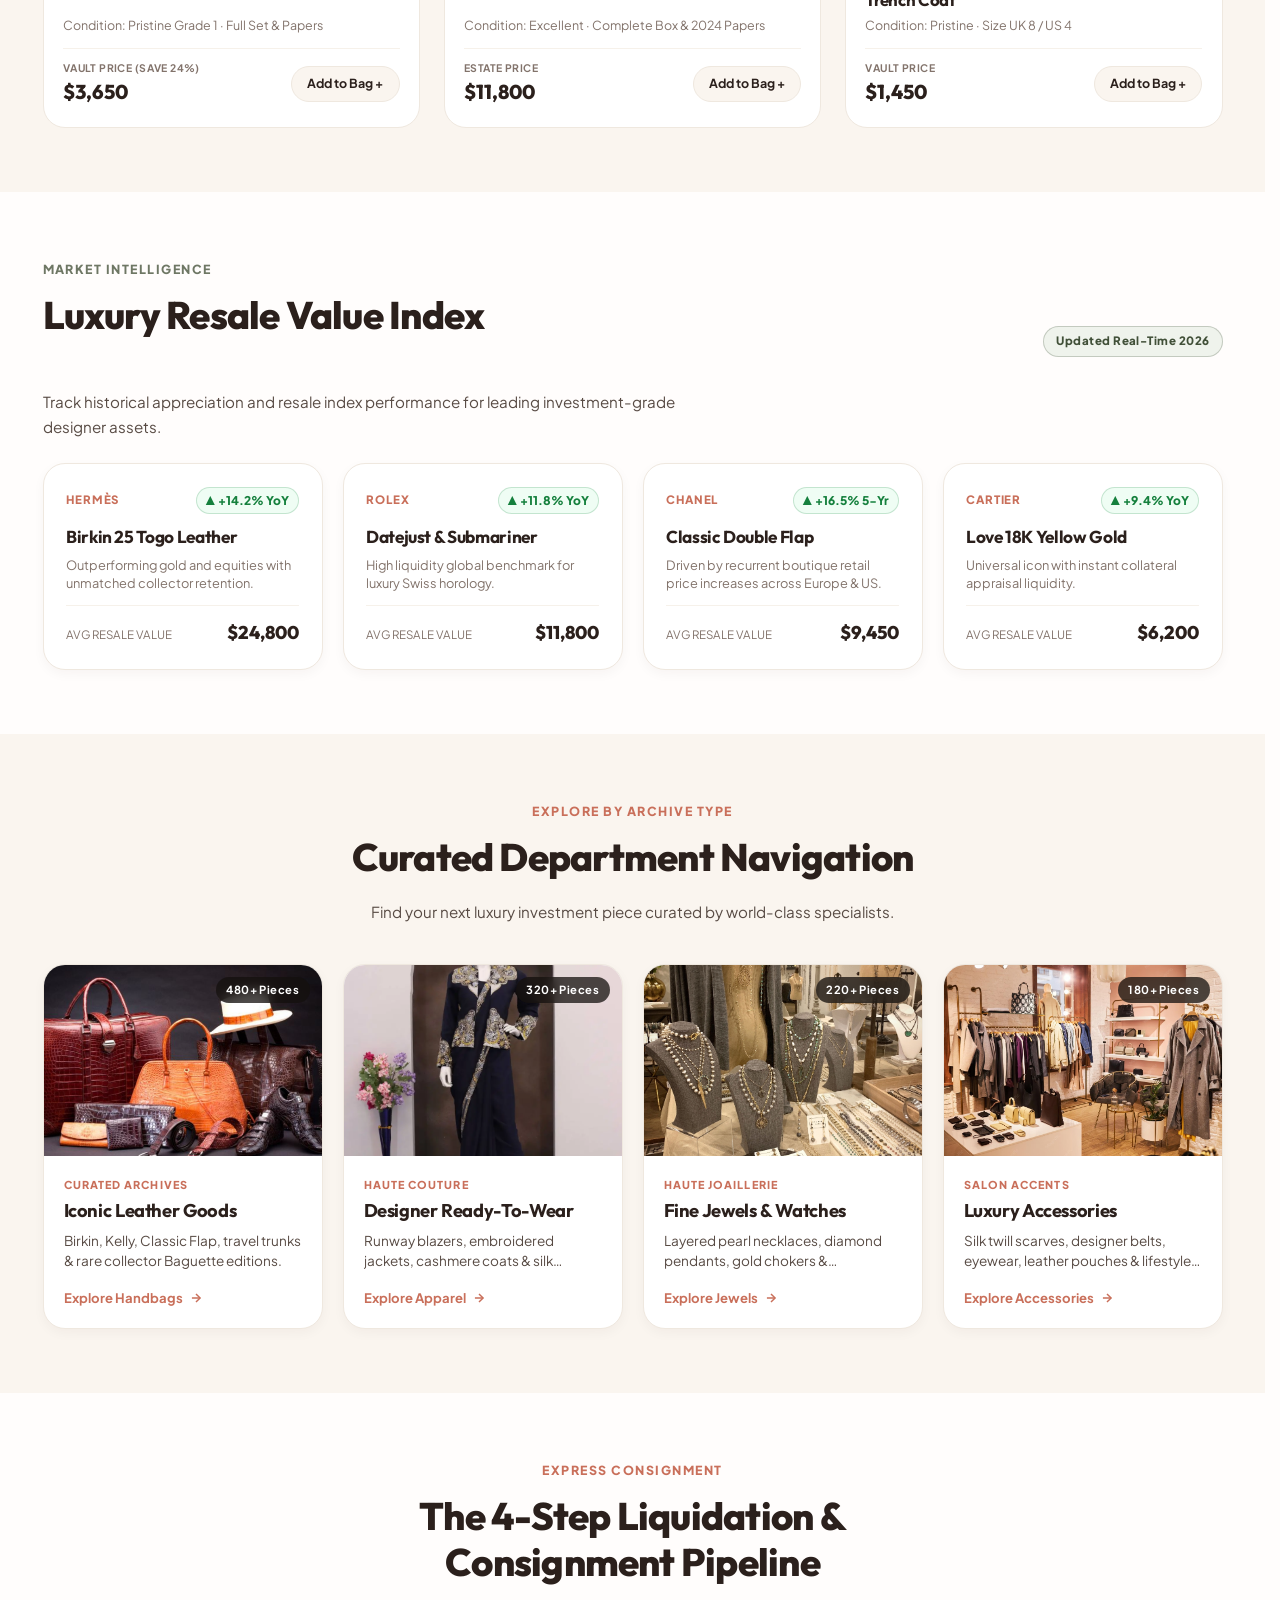
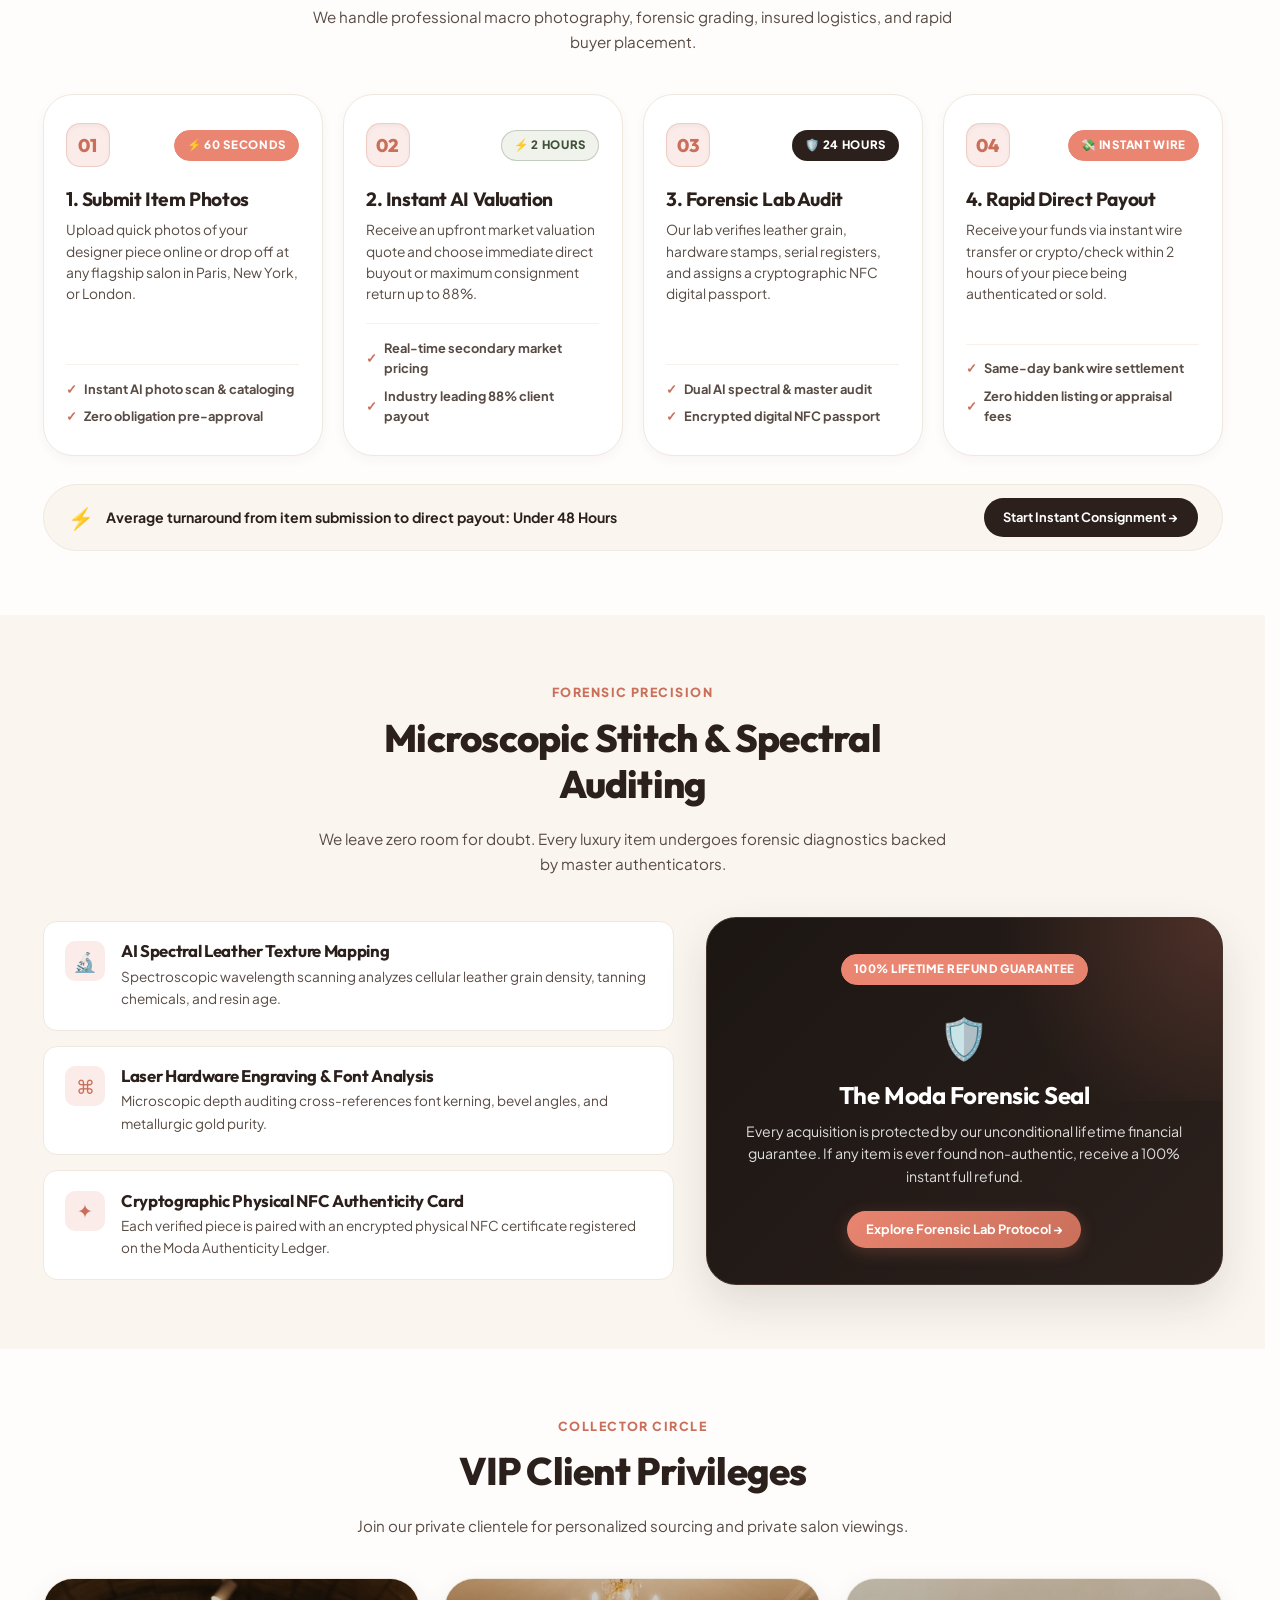
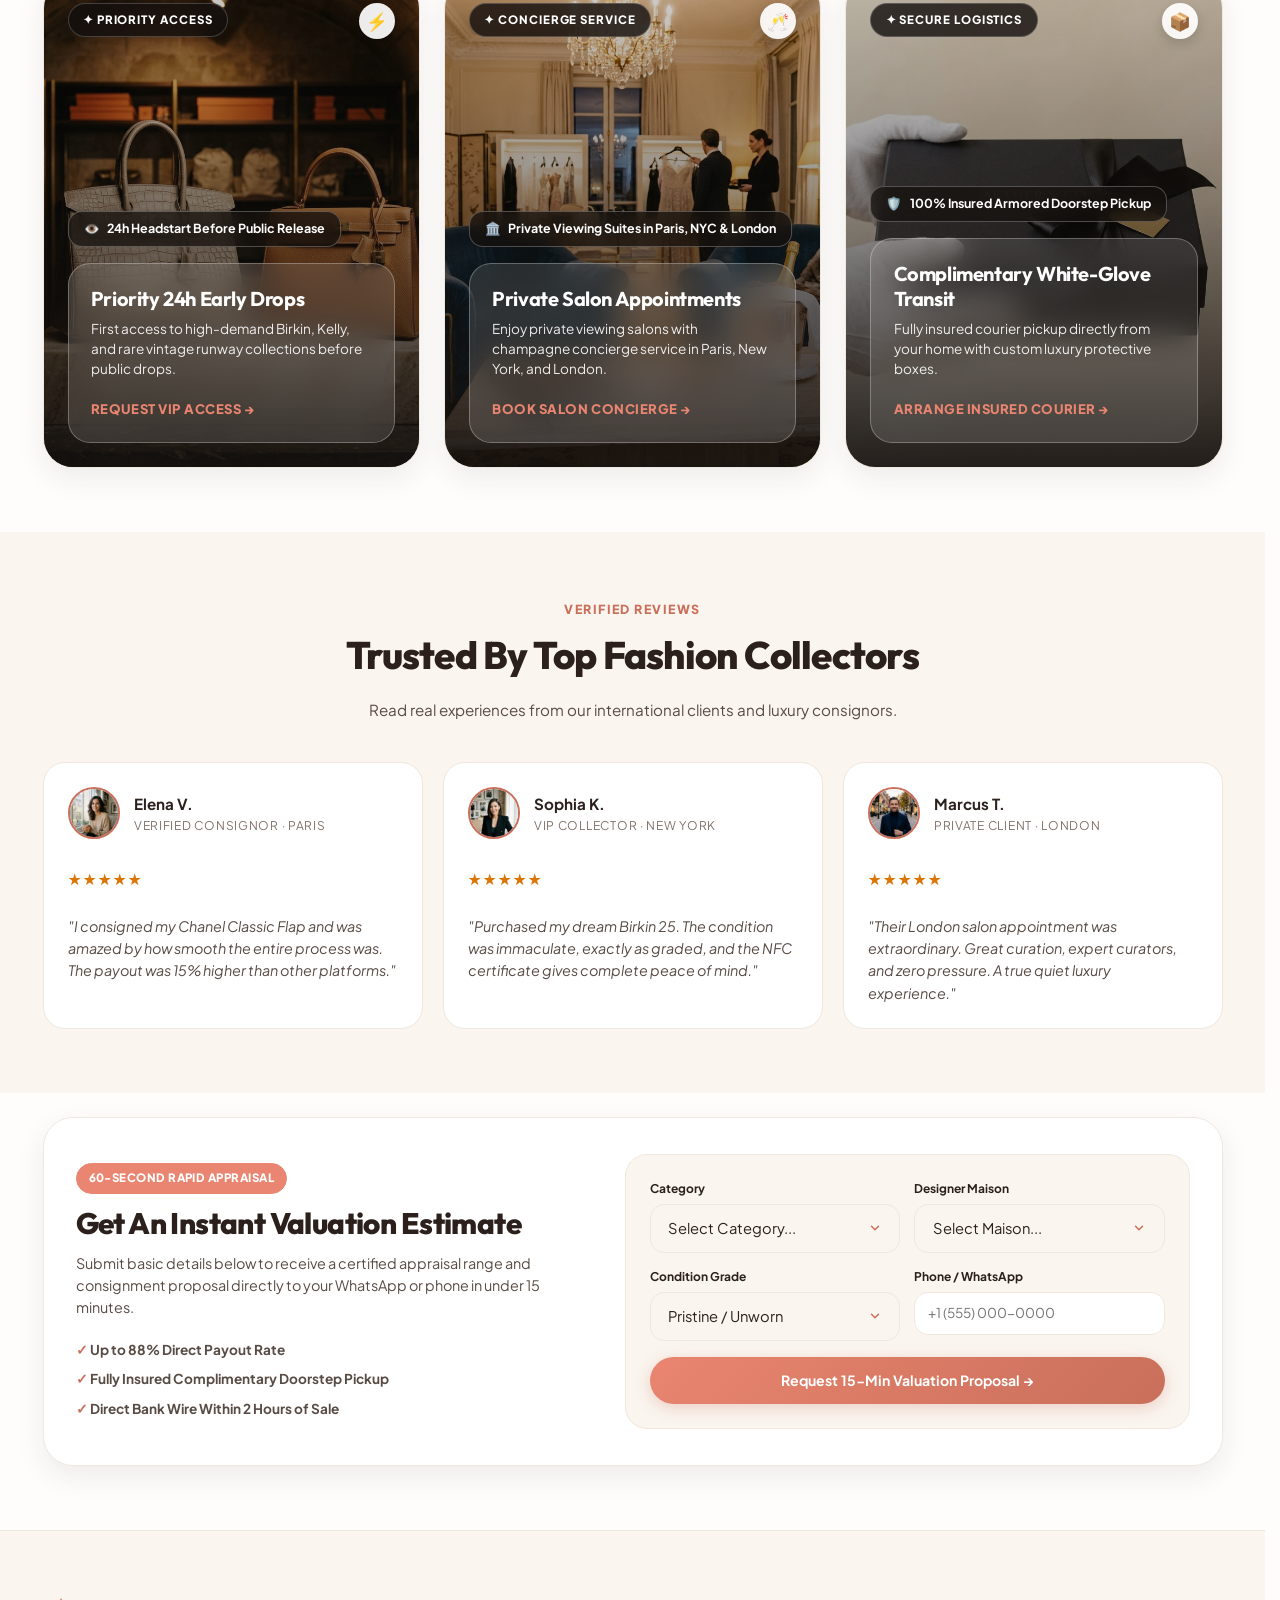
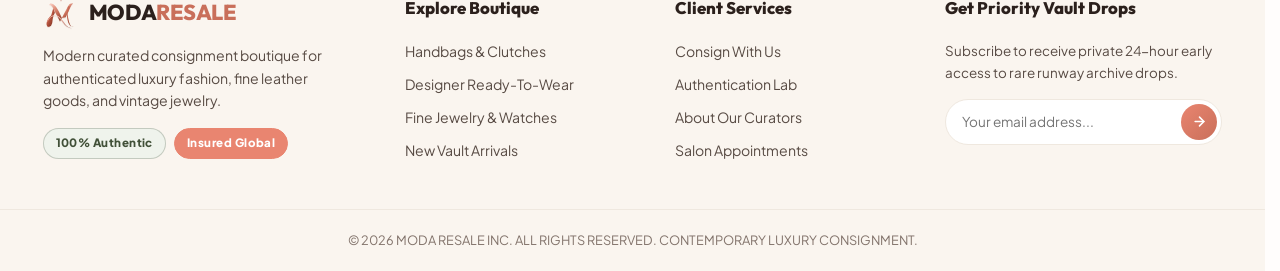
<file: home-2.html>
<!DOCTYPE html>
<html lang="en" data-theme="light" dir="ltr">
<head>
  <meta charset="UTF-8">
  <meta name="viewport" content="width=device-width, initial-scale=1.0">
  <meta name="description" content="Moda Resale — Home 2: Trending Vault, Just In Arrivals, and 4-Step Consignment.">
  <title>Moda Resale — Home 2: Trending Vault & Consignment Hub</title>
  
  <link rel="icon" type="image/svg+xml" href="assets/images/favicon.svg">
  <link rel="apple-touch-icon" href="assets/images/logo.svg">
  <link rel="stylesheet" href="assets/css/style.css">
  <link rel="stylesheet" href="assets/css/responsive.css">
</head>
<body>

  <!-- Page Preloader -->
  <div class="page-loader" id="pageLoader" aria-hidden="true">
    <div class="loader-inner">
      <div class="loader-emblem-wrap">
        <div class="loader-halo"></div>
        <div class="loader-spinner"></div>
        <div class="loader-emblem">
          <img src="assets/images/logo.svg" alt="Moda Resale" width="28" height="28">
        </div>
      </div>
      <div class="loader-brand">MODA<span>RESALE</span></div>
      <div class="loader-tagline">Curated Luxury Archive</div>
      <div class="loader-progress-track">
        <div class="loader-progress-fill" id="loaderProgressFill"></div>
      </div>
      <div class="loader-status-row">
        <span class="loader-status-text" id="loaderStatusText">Authenticating</span>
        <span class="loader-percent" id="loaderPercent">18%</span>
      </div>
    </div>
  </div>

  <!-- Header / Navbar -->
  <header class="site-header" id="siteHeader">
    <div class="container navbar-inner">
      
      <a href="index.html" class="brand-link" aria-label="Moda Resale Home">
        <span class="brand-mark"><img src="assets/images/logo.svg" alt="Moda Resale" width="36" height="36"></span>
        <div class="brand-text">
          <div class="brand-title">MODA<span>RESALE</span></div>
          <div class="brand-sub">Curated Luxury Archive</div>
        </div>
      </a>

      <!-- Desktop Navigation -->
      <nav class="main-nav" aria-label="Primary Navigation">
        <div class="nav-dropdown">
          <a href="index.html" class="nav-link dropdown-toggle active">
            Home
            <svg viewBox="0 0 24 24" fill="none" stroke="currentColor" stroke-width="2.5"><polyline points="6 9 12 15 18 9"></polyline></svg>
          </a>
          <div class="dropdown-card-menu">
            <a href="index.html" class="dropdown-card-item">
              <span class="dropdown-card-title">Home 1 — Flagship Boutique</span>
              <span class="dropdown-card-desc">Curated drops, editorial lookbook &amp; valuation lab</span>
            </a>
            <a href="home-2.html" class="dropdown-card-item active">
              <span class="dropdown-card-title">Home 2 — Archive Vault</span>
              <span class="dropdown-card-desc">Live drops, market price index &amp; rapid appraisal</span>
            </a>
          </div>
        </div>

        <a href="shop.html" class="nav-link">Shop</a>
        <a href="consign.html" class="nav-link">Consign With Us</a>
        <a href="authentication.html" class="nav-link">Authentication</a>
        <a href="about.html" class="nav-link">About</a>
        <a href="contact.html" class="nav-link">Contact</a>
      </nav>

      <!-- Header Actions -->
      <div class="header-actions">
        <button type="button" class="icon-btn" data-action="toggle-dir" aria-label="Toggle Direction" title="Switch LTR/RTL">
          <svg width="18" height="18" viewBox="0 0 24 24" fill="none" stroke="currentColor" stroke-width="2" stroke-linecap="round" stroke-linejoin="round">
            <path d="M4 8h16M16 4l4 4-4 4M20 16H4M8 12l-4 4 4 4"/>
          </svg>
        </button>

        <button type="button" class="icon-btn" data-action="toggle-theme" aria-label="Toggle Theme" title="Switch Light/Dark Mode">
          <span class="theme-icon-slot"></span>
        </button>

        <a href="wishlist.html" class="icon-btn" aria-label="Saved Wishlist" title="View Wishlist">
          <svg width="18" height="18" viewBox="0 0 24 24" fill="none" stroke="currentColor" stroke-width="2"><path d="M20.84 4.61a5.5 5.5 0 0 0-7.78 0L12 5.67l-1.06-1.06a5.5 5.5 0 0 0-7.78 0 5.5 5.5 0 0 0 0 7.78l1.06 1.06L12 21.23l7.78-7.78 1.06-1.06a5.5 5.5 0 0 0 0-7.78z"></path></svg>
          <b class="wishlist-count">0</b>
        </a>

        <a href="cart.html" class="icon-btn" aria-label="Shopping Bag" title="Shopping Bag">
          <svg width="18" height="18" viewBox="0 0 24 24" fill="none" stroke="currentColor" stroke-width="2"><path d="M6 2 3 6v14a2 2 0 0 0 2 2h14a2 2 0 0 0 2-2V6l-3-4Z"></path><path d="M3 6h18"></path><path d="M16 10a4 4 0 0 1-8 0"></path></svg>
          <b class="cart-count">0</b>
        </a>

        <div class="header-auth-pills">
          <a href="login.html" class="pill-btn">Login</a>
          <a href="consign.html" class="btn btn-gradient btn-sm header-cta-btn">Consign Now</a>
        </div>

        <button type="button" class="menu-toggle" id="menuToggle" aria-label="Open Navigation">☰</button>
      </div>

    </div>
  </header>

  <!-- Mobile Drawer -->
  <div class="mobile-drawer-backdrop" id="mobileDrawerBackdrop"></div>
  <aside class="mobile-drawer" id="mobileDrawer" aria-label="Mobile Navigation">
    <div class="mobile-drawer-head">
      <a href="index.html" class="brand-link">
        <span class="brand-mark"><img src="assets/images/logo.svg" alt="Moda Resale" width="36" height="36"></span>
        <div class="brand-title">MODA<span>RESALE</span></div>
      </a>
      <button type="button" class="icon-btn" id="mobileDrawerClose" aria-label="Close Navigation">✕</button>
    </div>

    <!-- Mobile Quick Commerce Bar (Wishlist & Cart Bag) -->
    <div class="mobile-quick-actions">
      <a href="wishlist.html" class="mobile-quick-item" title="View Wishlist">
        <svg width="18" height="18" viewBox="0 0 24 24" fill="none" stroke="currentColor" stroke-width="2" stroke-linecap="round" stroke-linejoin="round"><path d="M20.84 4.61a5.5 5.5 0 0 0-7.78 0L12 5.67l-1.06-1.06a5.5 5.5 0 0 0-7.78 0 5.5 5.5 0 0 0 0 7.78l1.06 1.06L12 21.23l7.78-7.78 1.06-1.06a5.5 5.5 0 0 0 0-7.78z"></path></svg>
        <span>Wishlist (<b class="wishlist-count">0</b>)</span>
      </a>
      <a href="cart.html" class="mobile-quick-item" title="View Shopping Bag">
        <svg width="18" height="18" viewBox="0 0 24 24" fill="none" stroke="currentColor" stroke-width="2" stroke-linecap="round" stroke-linejoin="round"><path d="M6 2 3 6v14a2 2 0 0 0 2 2h14a2 2 0 0 0 2-2V6l-3-4Z"></path><path d="M3 6h18"></path><path d="M16 10a4 4 0 0 1-8 0"></path></svg>
        <span>Bag (<b class="cart-count">0</b>)</span>
      </a>
    </div>

    <nav class="mobile-drawer-links">
      <div class="mobile-nav-item">
        <a href="#" class="mobile-nav-link mobile-dropdown-toggle">
          <span>Home Pages</span>
          <svg width="14" height="14" viewBox="0 0 24 24" fill="none" stroke="currentColor" stroke-width="2.5"><polyline points="6 9 12 15 18 9"></polyline></svg>
        </a>
        <div class="mobile-sub-menu">
          <a href="index.html" class="mobile-sub-link">Home 1 — Flagship Boutique</a>
          <a href="home-2.html" class="mobile-sub-link active">Home 2 — Archive Vault</a>
        </div>
      </div>
      <a href="shop.html" class="mobile-nav-link">Shop Collection</a>
      <a href="consign.html" class="mobile-nav-link">Consign With Us</a>
      <a href="authentication.html" class="mobile-nav-link">Authentication</a>
      <a href="about.html" class="mobile-nav-link">About Maison</a>
      <a href="contact.html" class="mobile-nav-link">Contact & Salons</a>
    </nav>

    <div class="mobile-drawer-actions">
      <div class="mobile-toggles-grid">
        <button type="button" class="btn btn-light btn-sm" data-action="toggle-theme" aria-label="Toggle Theme">
          <span class="theme-icon-slot">
            <svg width="16" height="16" viewBox="0 0 24 24" fill="none" stroke="currentColor" stroke-width="2"><path d="M21 12.79A9 9 0 1 1 11.21 3 7 7 0 0 0 21 12.79z"></path></svg>
          </span>
          <span>Theme</span>
        </button>
        <button type="button" class="btn btn-light btn-sm" data-action="toggle-dir" aria-label="Toggle Direction">
          <svg width="16" height="16" viewBox="0 0 24 24" fill="none" stroke="currentColor" stroke-width="2" stroke-linecap="round" stroke-linejoin="round">
            <path d="M4 8h16M16 4l4 4-4 4M20 16H4M8 12l-4 4 4 4"/>
          </svg>
          <span>Direction</span>
        </button>
      </div>
      <div style="display:grid; grid-template-columns:1fr 1fr; gap:0.6rem; width:100%;">
        <a href="login.html" class="btn btn-light btn-sm" style="text-align:center;">Login</a>
        <a href="consign.html" class="btn btn-gradient btn-sm" style="text-align:center;">Consign Now</a>
      </div>
    </div>
  </aside>

  <!-- Main Content: Home 2 (The Private Archive Vault & Live Collector Exchange) -->
  <main id="mainContent">


    <!-- SECTION 1: Redesigned Archive Vault Editorial Hero with Live Countdown -->
    <section class="hero-vault-shell">
      <div class="container">
        
        <!-- Live Ticker / Vault Indicator Bar -->
        <div class="vault-ticker-bar">
          <div class="vault-live-pill">
            <span class="vault-live-dot"></span>
            <span>LIVE VAULT STATUS</span>
          </div>
          <span class="vault-ticker-msg">42 Verified Haute Horlogerie &amp; Runway Icons Released Today</span>
          <div class="vault-ticker-tags">
            <span class="vault-tag">Hermès Birkin 30</span>
            <span class="vault-tag">Rolex Submariner</span>
            <span class="vault-tag">Cartier Juste Un Clou</span>
          </div>
        </div>

        <!-- Asymmetric 2-Column Editorial Grid -->
        <div class="hero-vault-main-grid">
          
          <!-- Left: Editorial Typography + Countdown Clock + Quick Search -->
          <div class="hero-vault-copy">
            
            <!-- Live Drop Countdown Box -->
            <div class="vault-countdown-container">
              <span class="vault-countdown-dot"></span>
              <span class="vault-countdown-text">FLASH VAULT DROP RELEASING IN:</span>
              <span class="vault-countdown-timer">03:42:15</span>
            </div>

            <p class="kicker kicker-sage">✦ &nbsp; THE ARCHIVE VAULT · LIVE COLLECTOR EXCHANGE</p>
            <h1>The Private Vault For <span class="vault-accent-glow">Coveted Runway</span> &amp; Collector Icons</h1>
            <p class="vault-desc">
              Direct VIP access to forensic-verified estate liquidations, limited runway editions, and certified investment-grade haute horlogerie with transparent market analytics.
            </p>

            <!-- Quick Vault Search Bar -->
            <form class="hero-vault-quick-search" action="shop.html" method="get" onsubmit="event.preventDefault(); window.location.href='shop.html';">
              <div class="vault-search-input-wrap">
                <img src="assets/images/logo.svg" alt="Moda Search" width="22" height="22" style="flex-shrink:0; margin-left: 0.5rem; margin-right: 0.2rem;">
                <input type="text" placeholder="Search Birkin 30, Daytona, Cartier Clou, Triomphe..." aria-label="Search Vault Collections">
              </div>
              <button type="submit" class="btn btn-dark vault-search-btn">Access Vault →</button>
            </form>

            <!-- Popular Shortcuts -->
            <div class="vault-popular-shortcuts">
              <span class="vault-trending-label">Trending:</span>
              <a href="shop.html" class="vault-tag">Hermès</a>
              <span class="vault-dot" aria-hidden="true">&bull;</span>
              <a href="shop.html" class="vault-tag">Rolex</a>
              <span class="vault-dot" aria-hidden="true">&bull;</span>
              <a href="shop.html" class="vault-tag">Cartier</a>
              <span class="vault-dot" aria-hidden="true">&bull;</span>
              <a href="shop.html" class="vault-tag">Chanel</a>
              <span class="vault-dot" aria-hidden="true">&bull;</span>
              <a href="shop.html" class="vault-tag">Celine Triomphe</a>
            </div>

            <!-- Action Buttons -->
            <div class="hero-vault-actions">
              <a href="shop.html" class="btn btn-gradient">Explore 16 Vault Pieces →</a>
              <a href="consign.html" class="btn btn-outline">Instant VIP Valuation</a>
            </div>
          </div>

          <!-- Right: Visual Editorial Pane with Glassmorphic Floating Overlays -->
          <div class="hero-vault-visual-pane">
            <img src="assets/images/hero/home2_hero_split.jpg" alt="High fashion couple in chic trench coats outside modern resale salon">
            
            <div class="vault-floating-top-badge">
              🔥 19 COLLECTORS WATCHING THIS DROP
            </div>

            <div class="vault-floating-card">
              <div class="vault-floating-card-info">
                <small>TODAY'S VAULT RELEASE</small>
                <b>Céline Triomphe Medium Tan Calfskin</b>
                <span>Pristine Grade 1 · Verified by Dual AI Lab</span>
              </div>
              <div class="vault-floating-card-price">
                <span class="price-val">$3,650</span>
                <span class="price-orig">$4,800</span>
              </div>
            </div>
          </div>

        </div>

        <!-- Bottom 4-Pillar Assurance Strip -->
        <div class="hero-vault-metrics-grid">
          <div class="vault-metric-box">
            <div class="vault-metric-num">$4.8M+</div>
            <div class="vault-metric-label">Estate Inventory Valued</div>
          </div>
          <div class="vault-metric-box">
            <div class="vault-metric-num">100%</div>
            <div class="vault-metric-label">Forensic Authenticity Guarantee</div>
          </div>
          <div class="vault-metric-box">
            <div class="vault-metric-num">24 Hours</div>
            <div class="vault-metric-label">Express Valuation &amp; Payout</div>
          </div>
          <div class="vault-metric-box">
            <div class="vault-metric-num">4.98 / 5.0</div>
            <div class="vault-metric-label">Client Trust Rating</div>
          </div>
        </div>

      </div>
    </section>

    <!-- SECTION 2: Daily Vault Drops & Limited Releases (3-Column Rich Urgency Product Cards) -->
    <section class="section-spacing" style="background-color: var(--bg-surface);">
      <div class="container">
        <div class="section-title-row">
          <div>
            <p class="kicker">LIMITED VAULT RELEASES</p>
            <h2>Trending Vault Releases &amp; Just In Drops</h2>
          </div>
          <a href="shop.html" class="btn btn-outline">View All Vault Drops →</a>
        </div>

        <div class="product-grid" style="grid-template-columns: repeat(auto-fit, minmax(280px, 1fr));">
          <!-- Product 1: Celine -->
          <article class="product-card">
            <div class="product-photo-wrap">
              <img src="assets/images/products/home2_prod_celine.jpg" alt="Celine Triomphe Tan Bag">
              <span class="product-tag badge badge-coral">1 of 1 Drop</span>
              <button type="button" class="wishlist-btn" aria-label="Add to wishlist">♡</button>
            </div>
            <div class="product-info">
              <span class="product-cat">Handbags · Céline</span>
              <h3 class="product-name">Céline Triomphe Medium Natural Calfskin</h3>
              <span class="product-condition">Condition: Pristine Grade 1 · Full Set &amp; Papers</span>
              <div class="product-bottom-row">
                <div class="product-price-box">
                  <small>VAULT PRICE (SAVE 24%)</small>
                  <b>$3,650</b>
                </div>
                <button type="button" class="add-cart-btn" data-name="Celine Triomphe Bag">Add to Bag +</button>
              </div>
            </div>
          </article>

          <!-- Product 2: Rolex -->
          <article class="product-card">
            <div class="product-photo-wrap">
              <img src="assets/images/products/home2_prod_rolex.jpg" alt="Rolex Datejust Two-Tone">
              <span class="product-tag badge badge-sage">Rare Watch</span>
              <button type="button" class="wishlist-btn" aria-label="Add to wishlist">♡</button>
            </div>
            <div class="product-info">
              <span class="product-cat">Timepieces · Rolex</span>
              <h3 class="product-name">Rolex Datejust 36mm Jubilee Two-Tone 18K</h3>
              <span class="product-condition">Condition: Excellent · Complete Box &amp; 2024 Papers</span>
              <div class="product-bottom-row">
                <div class="product-price-box">
                  <small>ESTATE PRICE</small>
                  <b>$11,800</b>
                </div>
                <button type="button" class="add-cart-btn" data-name="Rolex Datejust">Add to Bag +</button>
              </div>
            </div>
          </article>

          <!-- Product 3: Burberry Trench -->
          <article class="product-card">
            <div class="product-photo-wrap">
              <img src="assets/images/products/home2_prod_trench_coat.jpg" alt="Burberry Heritage Gabardine Trench Coat">
              <span class="product-tag badge badge-dark">Iconic Outerwear</span>
              <button type="button" class="wishlist-btn" aria-label="Add to wishlist">♡</button>
            </div>
            <div class="product-info">
              <span class="product-cat">Apparel · Burberry</span>
              <h3 class="product-name">Burberry Heritage Kensington Gabardine Trench Coat</h3>
              <span class="product-condition">Condition: Pristine · Size UK 8 / US 4</span>
              <div class="product-bottom-row">
                <div class="product-price-box">
                  <small>VAULT PRICE</small>
                  <b>$1,450</b>
                </div>
                <button type="button" class="add-cart-btn" data-name="Burberry Trench Coat">Add to Bag +</button>
              </div>
            </div>
          </article>
        </div>
      </div>
    </section>

    <!-- SECTION 3: Live Luxury Market Value Tracker & Investment Appreciation Index -->
    <section class="section-spacing">
      <div class="container">
        <div class="section-title-row">
          <div>
            <p class="kicker kicker-sage">MARKET INTELLIGENCE</p>
            <h2>Luxury Resale Value Index</h2>
          </div>
          <span class="badge badge-sage">Updated Real-Time 2026</span>
        </div>

        <p style="color:var(--text-secondary); max-width:650px; margin-bottom:1.5rem;">
          Track historical appreciation and resale index performance for leading investment-grade designer assets.
        </p>

        <div class="market-index-grid">
          <!-- Item 1: Birkin -->
          <article class="market-index-card">
            <div class="market-index-head">
              <span class="market-index-brand">Hermès</span>
              <span class="market-index-gain">▲ +14.2% YoY</span>
            </div>
            <h3 class="market-index-title">Birkin 25 Togo Leather</h3>
            <p style="font-size:0.8rem; color:var(--text-muted); line-height:1.4; margin-bottom:0.75rem;">
              Outperforming gold and equities with unmatched collector retention.
            </p>
            <div class="market-index-stat-row">
              <small>AVG RESALE VALUE</small>
              <b>$24,800</b>
            </div>
          </article>

          <!-- Item 2: Rolex -->
          <article class="market-index-card">
            <div class="market-index-head">
              <span class="market-index-brand">Rolex</span>
              <span class="market-index-gain">▲ +11.8% YoY</span>
            </div>
            <h3 class="market-index-title">Datejust &amp; Submariner</h3>
            <p style="font-size:0.8rem; color:var(--text-muted); line-height:1.4; margin-bottom:0.75rem;">
              High liquidity global benchmark for luxury Swiss horology.
            </p>
            <div class="market-index-stat-row">
              <small>AVG RESALE VALUE</small>
              <b>$11,800</b>
            </div>
          </article>

          <!-- Item 3: Chanel -->
          <article class="market-index-card">
            <div class="market-index-head">
              <span class="market-index-brand">Chanel</span>
              <span class="market-index-gain">▲ +16.5% 5-Yr</span>
            </div>
            <h3 class="market-index-title">Classic Double Flap</h3>
            <p style="font-size:0.8rem; color:var(--text-muted); line-height:1.4; margin-bottom:0.75rem;">
              Driven by recurrent boutique retail price increases across Europe &amp; US.
            </p>
            <div class="market-index-stat-row">
              <small>AVG RESALE VALUE</small>
              <b>$9,450</b>
            </div>
          </article>

          <!-- Item 4: Cartier -->
          <article class="market-index-card">
            <div class="market-index-head">
              <span class="market-index-brand">Cartier</span>
              <span class="market-index-gain">▲ +9.4% YoY</span>
            </div>
            <h3 class="market-index-title">Love 18K Yellow Gold</h3>
            <p style="font-size:0.8rem; color:var(--text-muted); line-height:1.4; margin-bottom:0.75rem;">
              Universal icon with instant collateral appraisal liquidity.
            </p>
            <div class="market-index-stat-row">
              <small>AVG RESALE VALUE</small>
              <b>$6,200</b>
            </div>
          </article>
        </div>
      </div>
    </section>

    <!-- SECTION 4: Vault Department Navigation (Rich Curated Cards) -->
    <section class="section-spacing" style="background-color: var(--bg-surface);">
      <div class="container">
        <div class="center-title">
          <p class="kicker">EXPLORE BY ARCHIVE TYPE</p>
          <h2>Curated Department Navigation</h2>
          <p>Find your next luxury investment piece curated by world-class specialists.</p>
        </div>

        <div class="home2-cat-grid">
          <!-- Card 1: Handbags & Leather Goods -->
          <a href="shop.html" class="home2-cat-card">
            <div class="home2-cat-media">
              <img src="assets/images/categories/home2_cat_handbags.jpg" alt="Iconic Leather Goods and Rare Handbags">
              <span class="home2-cat-count-badge">480+ Pieces</span>
            </div>
            <div class="home2-cat-body">
              <span class="home2-cat-kicker">CURATED ARCHIVES</span>
              <h3 class="home2-cat-title">Iconic Leather Goods</h3>
              <p class="home2-cat-desc">Birkin, Kelly, Classic Flap, travel trunks &amp; rare collector Baguette editions.</p>
              <div class="home2-cat-cta">
                <span>Explore Handbags</span>
                <svg width="14" height="14" viewBox="0 0 24 24" fill="none" stroke="currentColor" stroke-width="2.5"><line x1="5" y1="12" x2="19" y2="12"></line><polyline points="12 5 19 12 12 19"></polyline></svg>
              </div>
            </div>
          </a>

          <!-- Card 2: Apparel & Ready-To-Wear -->
          <a href="shop.html" class="home2-cat-card">
            <div class="home2-cat-media">
              <img src="assets/images/categories/home2_cat_apparel.png" alt="Designer Ready-To-Wear and Couture Silhouettes">
              <span class="home2-cat-count-badge">320+ Pieces</span>
            </div>
            <div class="home2-cat-body">
              <span class="home2-cat-kicker">HAUTE COUTURE</span>
              <h3 class="home2-cat-title">Designer Ready-To-Wear</h3>
              <p class="home2-cat-desc">Runway blazers, embroidered jackets, cashmere coats &amp; silk couture gowns.</p>
              <div class="home2-cat-cta">
                <span>Explore Apparel</span>
                <svg width="14" height="14" viewBox="0 0 24 24" fill="none" stroke="currentColor" stroke-width="2.5"><line x1="5" y1="12" x2="19" y2="12"></line><polyline points="12 5 19 12 12 19"></polyline></svg>
              </div>
            </div>
          </a>

          <!-- Card 3: Jewels & Fine Jewelry -->
          <a href="shop.html" class="home2-cat-card">
            <div class="home2-cat-media">
              <img src="assets/images/categories/home2_cat_jewelry.jpg" alt="Fine Jewels and Haute Joaillerie">
              <span class="home2-cat-count-badge">220+ Pieces</span>
            </div>
            <div class="home2-cat-body">
              <span class="home2-cat-kicker">HAUTE JOAILLERIE</span>
              <h3 class="home2-cat-title">Fine Jewels &amp; Watches</h3>
              <p class="home2-cat-desc">Layered pearl necklaces, diamond pendants, gold chokers &amp; timepieces.</p>
              <div class="home2-cat-cta">
                <span>Explore Jewels</span>
                <svg width="14" height="14" viewBox="0 0 24 24" fill="none" stroke="currentColor" stroke-width="2.5"><line x1="5" y1="12" x2="19" y2="12"></line><polyline points="12 5 19 12 12 19"></polyline></svg>
              </div>
            </div>
          </a>

          <!-- Card 4: Accessories & Salon Accents -->
          <a href="shop.html" class="home2-cat-card">
            <div class="home2-cat-media">
              <img src="assets/images/categories/home2_cat_accessories.jpg" alt="Luxury Accessories and Lifestyle Accents">
              <span class="home2-cat-count-badge">180+ Pieces</span>
            </div>
            <div class="home2-cat-body">
              <span class="home2-cat-kicker">SALON ACCENTS</span>
              <h3 class="home2-cat-title">Luxury Accessories</h3>
              <p class="home2-cat-desc">Silk twill scarves, designer belts, eyewear, leather pouches &amp; lifestyle accents.</p>
              <div class="home2-cat-cta">
                <span>Explore Accessories</span>
                <svg width="14" height="14" viewBox="0 0 24 24" fill="none" stroke="currentColor" stroke-width="2.5"><line x1="5" y1="12" x2="19" y2="12"></line><polyline points="12 5 19 12 12 19"></polyline></svg>
              </div>
            </div>
          </a>
        </div>
      </div>
    </section>

    <!-- SECTION 5: The 4-Step Express Consignment Pipeline (Connected Journey Hub) -->
    <section class="section-spacing">
      <div class="container">
        <div class="center-title">
          <p class="kicker">EXPRESS CONSIGNMENT</p>
          <h2>The 4-Step Liquidation &amp; Consignment Pipeline</h2>
          <p>We handle professional macro photography, forensic grading, insured logistics, and rapid buyer placement.</p>
        </div>

        <div class="pipeline-journey-wrap">
          <div class="pipeline-journey-grid">
            <!-- Step 1 -->
            <article class="pipeline-step-node">
              <div class="pipeline-step-top">
                <span class="pipeline-step-num-badge">01</span>
                <span class="pipeline-step-time-pill badge badge-coral">⚡ 60 SECONDS</span>
              </div>
              <h3>1. Submit Item Photos</h3>
              <p>Upload quick photos of your designer piece online or drop off at any flagship salon in Paris, New York, or London.</p>
              <div class="pipeline-step-perks">
                <div class="pipeline-step-perk-item"><span>✓</span> Instant AI photo scan &amp; cataloging</div>
                <div class="pipeline-step-perk-item"><span>✓</span> Zero obligation pre-approval</div>
              </div>
            </article>

            <!-- Step 2 -->
            <article class="pipeline-step-node">
              <div class="pipeline-step-top">
                <span class="pipeline-step-num-badge">02</span>
                <span class="pipeline-step-time-pill badge badge-sage">⚡ 2 HOURS</span>
              </div>
              <h3>2. Instant AI Valuation</h3>
              <p>Receive an upfront market valuation quote and choose immediate direct buyout or maximum consignment return up to 88%.</p>
              <div class="pipeline-step-perks">
                <div class="pipeline-step-perk-item"><span>✓</span> Real-time secondary market pricing</div>
                <div class="pipeline-step-perk-item"><span>✓</span> Industry leading 88% client payout</div>
              </div>
            </article>

            <!-- Step 3 -->
            <article class="pipeline-step-node">
              <div class="pipeline-step-top">
                <span class="pipeline-step-num-badge">03</span>
                <span class="pipeline-step-time-pill badge badge-dark">🛡️ 24 HOURS</span>
              </div>
              <h3>3. Forensic Lab Audit</h3>
              <p>Our lab verifies leather grain, hardware stamps, serial registers, and assigns a cryptographic NFC digital passport.</p>
              <div class="pipeline-step-perks">
                <div class="pipeline-step-perk-item"><span>✓</span> Dual AI spectral &amp; master audit</div>
                <div class="pipeline-step-perk-item"><span>✓</span> Encrypted digital NFC passport</div>
              </div>
            </article>

            <!-- Step 4 -->
            <article class="pipeline-step-node">
              <div class="pipeline-step-top">
                <span class="pipeline-step-num-badge">04</span>
                <span class="pipeline-step-time-pill badge badge-coral">💸 INSTANT WIRE</span>
              </div>
              <h3>4. Rapid Direct Payout</h3>
              <p>Receive your funds via instant wire transfer or crypto/check within 2 hours of your piece being authenticated or sold.</p>
              <div class="pipeline-step-perks">
                <div class="pipeline-step-perk-item"><span>✓</span> Same-day bank wire settlement</div>
                <div class="pipeline-step-perk-item"><span>✓</span> Zero hidden listing or appraisal fees</div>
              </div>
            </article>
          </div>

          <!-- Bottom Assurance Bar -->
          <div class="pipeline-guarantee-bar">
            <div style="display:flex; align-items:center; gap:0.75rem;">
              <span style="font-size:1.3rem;">⚡</span>
              <span style="font-size:0.88rem; font-weight:700; color:var(--text-primary);">
                Average turnaround from item submission to direct payout: <b>Under 48 Hours</b>
              </span>
            </div>
            <a href="consign.html" class="btn btn-dark btn-sm">Start Instant Consignment →</a>
          </div>
        </div>
      </div>
    </section>

    <!-- SECTION 6: Forensic AI & Spectral Laboratory Diagnostic Section -->
    <section class="section-spacing" style="background-color: var(--bg-surface);">
      <div class="container">
        <div class="center-title">
          <p class="kicker">FORENSIC PRECISION</p>
          <h2>Microscopic Stitch &amp; Spectral Auditing</h2>
          <p>We leave zero room for doubt. Every luxury item undergoes forensic diagnostics backed by master authenticators.</p>
        </div>

        <div class="forensic-diagnostic-grid">
          <!-- Diagnostic Specs -->
          <div class="forensic-spec-list">
            <div class="forensic-spec-card">
              <div class="forensic-spec-icon">🔬</div>
              <div>
                <h3 style="font-size:1.05rem; margin-bottom:0.25rem;">AI Spectral Leather Texture Mapping</h3>
                <p style="font-size:0.85rem; color:var(--text-secondary); margin:0;">
                  Spectroscopic wavelength scanning analyzes cellular leather grain density, tanning chemicals, and resin age.
                </p>
              </div>
            </div>

            <div class="forensic-spec-card">
              <div class="forensic-spec-icon">⌘</div>
              <div>
                <h3 style="font-size:1.05rem; margin-bottom:0.25rem;">Laser Hardware Engraving &amp; Font Analysis</h3>
                <p style="font-size:0.85rem; color:var(--text-secondary); margin:0;">
                  Microscopic depth auditing cross-references font kerning, bevel angles, and metallurgic gold purity.
                </p>
              </div>
            </div>

            <div class="forensic-spec-card">
              <div class="forensic-spec-icon">✦</div>
              <div>
                <h3 style="font-size:1.05rem; margin-bottom:0.25rem;">Cryptographic Physical NFC Authenticity Card</h3>
                <p style="font-size:0.85rem; color:var(--text-secondary); margin:0;">
                  Each verified piece is paired with an encrypted physical NFC certificate registered on the Moda Authenticity Ledger.
                </p>
              </div>
            </div>
          </div>

          <!-- Guarantee Certificate Card -->
          <div class="forensic-certificate-card">
            <span class="badge badge-coral" style="margin-bottom:1.25rem;">100% LIFETIME REFUND GUARANTEE</span>
            <div style="font-size:2.5rem; margin-bottom:0.75rem;">🛡️</div>
            <h3 style="font-size:1.5rem; margin-bottom:0.6rem; color:#FFFFFF; font-family:var(--font-display);">The Moda Forensic Seal</h3>
            <p style="font-size:0.88rem; color:rgba(255,255,255,0.85); line-height:1.6; margin-bottom:1.5rem;">
              Every acquisition is protected by our unconditional lifetime financial guarantee. If any item is ever found non-authentic, receive a 100% instant full refund.
            </p>
            <a href="authentication.html" class="btn btn-gradient btn-sm">Explore Forensic Lab Protocol →</a>
          </div>
        </div>
      </div>
    </section>

    <!-- SECTION 7: VIP Client Privileges (Immersive Luxury Suite) -->
    <section class="section-spacing">
      <div class="container">
        <div class="center-title">
          <p class="kicker">COLLECTOR CIRCLE</p>
          <h2>VIP Client Privileges</h2>
          <p>Join our private clientele for personalized sourcing and private salon viewings.</p>
        </div>

        <div class="vip-immersive-grid">
          <!-- Card 1: 24h Early Drops -->
          <article class="vip-immersive-card">
            <img class="vip-card-bg" src="assets/images/vip/home2_vip_early_drops.jpg" alt="Priority 24h Early Drops">
            <div class="vip-card-top-row">
              <span class="vip-card-badge">✦ PRIORITY ACCESS</span>
              <span class="vip-card-spark">⚡</span>
            </div>
            <div class="vip-card-middle-chip">
              <span>👁️</span> 24h Headstart Before Public Release
            </div>
            <div class="vip-card-glass-body">
              <h3>Priority 24h Early Drops</h3>
              <p>First access to high-demand Birkin, Kelly, and rare vintage runway collections before public drops.</p>
              <a href="shop.html" class="vip-card-action-btn">Request VIP Access →</a>
            </div>
          </article>

          <!-- Card 2: Private Salon Appointments -->
          <article class="vip-immersive-card">
            <img class="vip-card-bg" src="assets/images/vip/home2_vip_private_salon.jpg" alt="Private Salon Appointments">
            <div class="vip-card-top-row">
              <span class="vip-card-badge">✦ CONCIERGE SERVICE</span>
              <span class="vip-card-spark">🥂</span>
            </div>
            <div class="vip-card-middle-chip">
              <span>🏛️</span> Private Viewing Suites in Paris, NYC &amp; London
            </div>
            <div class="vip-card-glass-body">
              <h3>Private Salon Appointments</h3>
              <p>Enjoy private viewing salons with champagne concierge service in Paris, New York, and London.</p>
              <a href="contact.html" class="vip-card-action-btn">Book Salon Concierge →</a>
            </div>
          </article>

          <!-- Card 3: White-Glove Transit -->
          <article class="vip-immersive-card">
            <img class="vip-card-bg" src="assets/images/vip/home2_vip_white_glove.jpg" alt="Complimentary White-Glove Transit">
            <div class="vip-card-top-row">
              <span class="vip-card-badge">✦ SECURE LOGISTICS</span>
              <span class="vip-card-spark">📦</span>
            </div>
            <div class="vip-card-middle-chip">
              <span>🛡️</span> 100% Insured Armored Doorstep Pickup
            </div>
            <div class="vip-card-glass-body">
              <h3>Complimentary White-Glove Transit</h3>
              <p>Fully insured courier pickup directly from your home with custom luxury protective boxes.</p>
              <a href="consign.html" class="vip-card-action-btn">Arrange Insured Courier →</a>
            </div>
          </article>
        </div>
      </div>
    </section>

    <!-- SECTION 8: Verified Collector Reviews & Unboxing Testimonials -->
    <section class="section-spacing" style="background-color: var(--bg-surface);">
      <div class="container">
        <div class="center-title">
          <p class="kicker">VERIFIED REVIEWS</p>
          <h2>Trusted By Top Fashion Collectors</h2>
          <p>Read real experiences from our international clients and luxury consignors.</p>
        </div>

        <div class="benefits-grid" style="grid-template-columns: repeat(auto-fit, minmax(280px, 1fr));">
          <article class="benefit-card" style="background:var(--bg-card); flex-direction:column; padding:1.5rem; border: 1.5px solid var(--border-color);">
            <div style="display:flex; align-items:center; gap:0.9rem; margin-bottom:1rem;">
              <img src="assets/images/reviews/home2_review_elena.jpg" alt="Elena V." style="width:52px; height:52px; border-radius:50%; object-fit:cover; flex-shrink:0; border:2px solid var(--accent-terracotta);">
              <div>
                <div style="font-weight:700; font-size:0.95rem; color:var(--text-primary); font-family:var(--font-heading);">Elena V.</div>
                <div style="font-size:0.75rem; color:var(--text-muted); text-transform:uppercase; letter-spacing:0.06em;">Verified Consignor · Paris</div>
              </div>
            </div>
            <div class="review-stars" style="color:#d97706; font-size:0.95rem; margin-bottom:0.75rem;">★★★★★</div>
            <p style="font-size:0.9rem; font-style:italic; line-height:1.55; color:var(--text-secondary); margin-bottom:0;">
              "I consigned my Chanel Classic Flap and was amazed by how smooth the entire process was. The payout was 15% higher than other platforms."
            </p>
          </article>

          <article class="benefit-card" style="background:var(--bg-card); flex-direction:column; padding:1.5rem; border: 1.5px solid var(--border-color);">
            <div style="display:flex; align-items:center; gap:0.9rem; margin-bottom:1rem;">
              <img src="assets/images/reviews/home2_review_sophia.jpg" alt="Sophia K." style="width:52px; height:52px; border-radius:50%; object-fit:cover; flex-shrink:0; border:2px solid var(--accent-terracotta);">
              <div>
                <div style="font-weight:700; font-size:0.95rem; color:var(--text-primary); font-family:var(--font-heading);">Sophia K.</div>
                <div style="font-size:0.75rem; color:var(--text-muted); text-transform:uppercase; letter-spacing:0.06em;">VIP Collector · New York</div>
              </div>
            </div>
            <div class="review-stars" style="color:#d97706; font-size:0.95rem; margin-bottom:0.75rem;">★★★★★</div>
            <p style="font-size:0.9rem; font-style:italic; line-height:1.55; color:var(--text-secondary); margin-bottom:0;">
              "Purchased my dream Birkin 25. The condition was immaculate, exactly as graded, and the NFC certificate gives complete peace of mind."
            </p>
          </article>

          <article class="benefit-card" style="background:var(--bg-card); flex-direction:column; padding:1.5rem; border: 1.5px solid var(--border-color);">
            <div style="display:flex; align-items:center; gap:0.9rem; margin-bottom:1rem;">
              <img src="assets/images/reviews/home2_review_marcus.jpg" alt="Marcus T." style="width:52px; height:52px; border-radius:50%; object-fit:cover; flex-shrink:0; border:2px solid var(--accent-terracotta);">
              <div>
                <div style="font-weight:700; font-size:0.95rem; color:var(--text-primary); font-family:var(--font-heading);">Marcus T.</div>
                <div style="font-size:0.75rem; color:var(--text-muted); text-transform:uppercase; letter-spacing:0.06em;">Private Client · London</div>
              </div>
            </div>
            <div class="review-stars" style="color:#d97706; font-size:0.95rem; margin-bottom:0.75rem;">★★★★★</div>
            <p style="font-size:0.9rem; font-style:italic; line-height:1.55; color:var(--text-secondary); margin-bottom:0;">
              "Their London salon appointment was extraordinary. Great curation, expert curators, and zero pressure. A true quiet luxury experience."
            </p>
          </article>
        </div>
      </div>
    </section>

    <!-- SECTION 9: Instant Rapid On-Page Consignment Appraisal Box -->
    <section class="section-spacing" style="padding-top: 0;">
      <div class="container">
        <div class="express-consign-box">
          <div>
            <span class="badge badge-coral" style="margin-bottom:0.75rem;">60-SECOND RAPID APPRAISAL</span>
            <h2 style="font-size:clamp(1.4rem, 2.5vw, 1.85rem); margin-bottom:0.6rem;">Get An Instant Valuation Estimate</h2>
            <p style="font-size:0.9rem; color:var(--text-secondary); line-height:1.55; margin-bottom:1.25rem;">
              Submit basic details below to receive a certified appraisal range and consignment proposal directly to your WhatsApp or phone in under 15 minutes.
            </p>
            <div style="display:flex; flex-direction:column; gap:0.5rem; font-size:0.85rem; font-weight:700; color:var(--text-secondary);">
              <div><span style="color:var(--accent-terracotta);">✓</span> Up to 88% Direct Payout Rate</div>
              <div><span style="color:var(--accent-terracotta);">✓</span> Fully Insured Complimentary Doorstep Pickup</div>
              <div><span style="color:var(--accent-terracotta);">✓</span> Direct Bank Wire Within 2 Hours of Sale</div>
            </div>
          </div>

          <!-- Express Appraisal Form -->
          <form id="expressConsignForm" style="background:var(--bg-surface); padding:1.5rem; border-radius:var(--radius-lg); border:1.5px solid var(--border-color);">
            <div class="express-form-grid">
              <div>
                <label style="display:block; font-size:0.75rem; font-weight:700; color:var(--text-primary); margin-bottom:0.35rem;">Category</label>
                <select class="form-control" required style="width:100%; padding:0.6rem 0.8rem; border-radius:var(--radius-md); border:1.5px solid var(--border-color); background:var(--bg-card); color:var(--text-primary); font-size:0.85rem;">
                  <option value="">Select Category...</option>
                  <option value="handbag">Handbags &amp; Clutches</option>
                  <option value="jewelry">Fine Jewelry</option>
                  <option value="watch">Luxury Watches</option>
                  <option value="apparel">Ready-To-Wear &amp; Coats</option>
                </select>
              </div>
              <div>
                <label style="display:block; font-size:0.75rem; font-weight:700; color:var(--text-primary); margin-bottom:0.35rem;">Designer Maison</label>
                <select class="form-control" required style="width:100%; padding:0.6rem 0.8rem; border-radius:var(--radius-md); border:1.5px solid var(--border-color); background:var(--bg-card); color:var(--text-primary); font-size:0.85rem;">
                  <option value="">Select Maison...</option>
                  <option value="hermes">Hermès</option>
                  <option value="chanel">Chanel</option>
                  <option value="cartier">Cartier</option>
                  <option value="rolex">Rolex</option>
                  <option value="bottega">Bottega Veneta</option>
                  <option value="other">Other Luxury House</option>
                </select>
              </div>
              <div>
                <label style="display:block; font-size:0.75rem; font-weight:700; color:var(--text-primary); margin-bottom:0.35rem;">Condition Grade</label>
                <select class="form-control" required style="width:100%; padding:0.6rem 0.8rem; border-radius:var(--radius-md); border:1.5px solid var(--border-color); background:var(--bg-card); color:var(--text-primary); font-size:0.85rem;">
                  <option value="pristine">Pristine / Unworn</option>
                  <option value="excellent">Excellent Pre-Owned</option>
                  <option value="vintage">Vintage Collector</option>
                </select>
              </div>
              <div>
                <label style="display:block; font-size:0.75rem; font-weight:700; color:var(--text-primary); margin-bottom:0.35rem;">Phone / WhatsApp</label>
                <input type="tel" placeholder="+1 (555) 000-0000" required style="width:100%; padding:0.6rem 0.8rem; border-radius:var(--radius-md); border:1.5px solid var(--border-color); background:var(--bg-card); color:var(--text-primary); font-size:0.85rem; box-sizing:border-box;">
              </div>
            </div>

            <button type="submit" class="btn btn-gradient" style="width:100%; margin-top:1rem; justify-content:center;">
              Request 15-Min Valuation Proposal →
            </button>
          </form>
        </div>
      </div>
    </section>

  </main>

  <!-- Modern Reusable Footer -->
  <footer class="site-footer">
    <div class="container">
      <div class="footer-main-grid">
        <div>
          <a href="index.html" class="brand-link" style="margin-bottom: 0.85rem;">
            <span class="brand-mark"><img src="assets/images/logo.svg" alt="Moda Resale" width="36" height="36"></span>
            <div class="brand-title">MODA<span>RESALE</span></div>
          </a>
          <p style="font-size: 0.88rem; color: var(--text-secondary); line-height: 1.6; max-width: 300px;">
            Modern curated consignment boutique for authenticated luxury fashion, fine leather goods, and vintage jewelry.
          </p>
          <div style="display:flex; gap:0.5rem; margin-top:1rem;">
            <span class="badge badge-sage">100% Authentic</span>
            <span class="badge badge-coral">Insured Global</span>
          </div>
        </div>

        <div>
          <div class="footer-col-title">Explore Boutique</div>
          <div class="footer-links">
            <a href="shop.html" class="footer-link">Handbags & Clutches</a>
            <a href="shop.html" class="footer-link">Designer Ready-To-Wear</a>
            <a href="shop.html" class="footer-link">Fine Jewelry & Watches</a>
            <a href="shop.html" class="footer-link">New Vault Arrivals</a>
          </div>
        </div>

        <div>
          <div class="footer-col-title">Client Services</div>
          <div class="footer-links">
            <a href="consign.html" class="footer-link">Consign With Us</a>
            <a href="authentication.html" class="footer-link">Authentication Lab</a>
            <a href="about.html" class="footer-link">About Our Curators</a>
            <a href="contact.html" class="footer-link">Salon Appointments</a>
          </div>
        </div>

        <div>
          <div class="footer-col-title">Get Priority Vault Drops</div>
          <p style="font-size: 0.84rem; color: var(--text-secondary);">
            Subscribe to receive private 24-hour early access to rare runway archive drops.
          </p>
          <form class="footer-subscribe-form" onsubmit="event.preventDefault(); modaToast('Thank you for subscribing to private drops!');">
            <input type="email" class="footer-subscribe-input" placeholder="Your email address..." required aria-label="Subscribe email">
            <button type="submit" class="footer-subscribe-btn" aria-label="Subscribe"><svg width="15" height="15" viewBox="0 0 24 24" fill="none" stroke="currentColor" stroke-width="2.5" stroke-linecap="round" stroke-linejoin="round"><line x1="5" y1="12" x2="19" y2="12"></line><polyline points="12 5 19 12 12 19"></polyline></svg></button>
          </form>
        </div>
      </div>
    </div>

    <div class="footer-bottom-bar">
      <div class="container">
        © 2026 MODA RESALE INC. ALL RIGHTS RESERVED. CONTEMPORARY LUXURY CONSIGNMENT.
      </div>
    </div>
  </footer>

  <button type="button" class="scroll-top-btn" id="scrollTopBtn" aria-label="Return to top">↑</button>

  <script src="assets/js/main.js"></script>
</body>
</html>
</file>
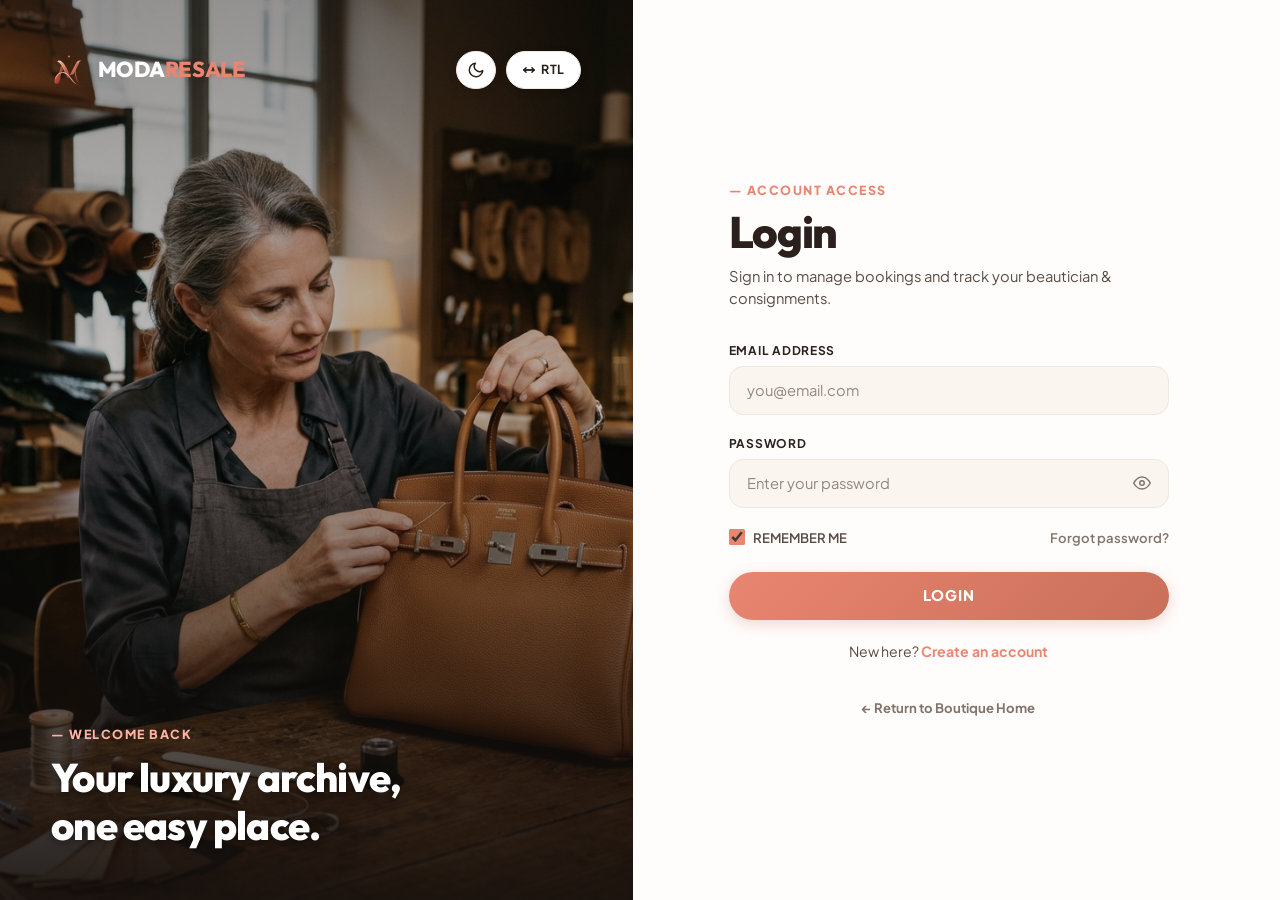
<file: login.html>
<!DOCTYPE html>
<html lang="en" dir="ltr" data-theme="light">
<head>
  <meta charset="UTF-8">
  <meta name="viewport" content="width=device-width, initial-scale=1.0">
  <title>Client Login — Moda Resale | Authenticated Luxury Consignment</title>
  <meta name="description" content="Sign in to your Moda Resale private client account to manage consigned luxury handbags, track NFC authentication certificates, and access private vault releases.">
  <link rel="icon" type="image/svg+xml" href="assets/images/favicon.svg">

  <!-- Google Fonts: Plus Jakarta Sans & Playfair Display -->
  <link rel="preconnect" href="https://fonts.googleapis.com">
  <link rel="preconnect" href="https://fonts.gstatic.com" crossorigin>
  <link href="https://fonts.googleapis.com/css2?family=Playfair+Display:ital,wght@0,600;0,700;0,800;1,600&family=Plus+Jakarta+Sans:wght@400;500;600;700;800&display=swap" rel="stylesheet">

  <!-- Stylesheets -->
  <link rel="stylesheet" href="assets/css/style.css">
  <link rel="stylesheet" href="assets/css/responsive.css">
</head>
<body>

  <!-- Page Preloader -->
  <div class="page-loader" id="pageLoader" aria-hidden="true">
    <div class="loader-inner">
      <div class="loader-emblem-wrap">
        <div class="loader-halo"></div>
        <div class="loader-spinner"></div>
        <div class="loader-emblem">
          <img src="assets/images/logo.svg" alt="Moda Resale" width="28" height="28">
        </div>
      </div>
      <div class="loader-brand">MODA<span>RESALE</span></div>
      <div class="loader-tagline">Curated Luxury Archive</div>
      <div class="loader-progress-track">
        <div class="loader-progress-fill" id="loaderProgressFill"></div>
      </div>
      <div class="loader-status-row">
        <span class="loader-status-text" id="loaderStatusText">Authenticating</span>
        <span class="loader-percent" id="loaderPercent">18%</span>
      </div>
    </div>
  </div>

  <!-- Toast Container -->
  <div id="toastContainer" class="toast-container"></div>

  <main class="auth-split-layout">
    
    <!-- LEFT PANE: Visual Editorial Banner -->
    <div class="auth-visual-pane" style="background-image: url('assets/images/boutique/auth_login_visual.jpg');">
      <div class="auth-visual-overlay"></div>

      <!-- Top Overlay Controls -->
      <header class="auth-visual-header">
        <a href="index.html" class="brand-link">
          <span class="brand-mark"><img src="assets/images/logo.svg" alt="Moda Resale Monogram Logo" width="36" height="36"></span>
          <div class="brand-title">MODA<span>RESALE</span></div>
        </a>

        <div class="auth-visual-controls">
          <!-- Dark / Light Mode Toggle -->
          <button type="button" class="auth-ctrl-btn" data-action="toggle-theme" title="Toggle color scheme" aria-label="Toggle dark mode">
            <span class="theme-icon-slot">
              <svg width="18" height="18" viewBox="0 0 24 24" fill="none" stroke="currentColor" stroke-width="2" stroke-linecap="round" stroke-linejoin="round"><path d="M21 12.79A9 9 0 1 1 11.21 3 7 7 0 0 0 21 12.79z"/></svg>
            </span>
          </button>

          <!-- RTL Direction Toggle -->
          <button type="button" class="auth-ctrl-btn rtl-pill" data-action="toggle-dir" title="Toggle RTL layout" aria-label="Toggle text direction">
            <span style="display:inline-flex; align-items:center; gap:0.3rem;">
              <svg width="14" height="14" viewBox="0 0 24 24" fill="none" stroke="currentColor" stroke-width="2.5" stroke-linecap="round" stroke-linejoin="round"><path d="M7 16l-4-4m0 0l4-4m-4 4h18"/><path d="M17 8l4 4m0 0l-4 4m4-4H3"/></svg>
              <span>RTL</span>
            </span>
          </button>
        </div>
      </header>

      <!-- Bottom Headline -->
      <div class="auth-visual-footer">
        <span class="auth-kicker">— WELCOME BACK</span>
        <h2>Your luxury archive,<br>one easy place.</h2>
      </div>
    </div>

    <!-- RIGHT PANE: Modern Luxury Login Form -->
    <div class="auth-form-pane">
      <div class="auth-form-card">
        
        <span class="auth-kicker">— ACCOUNT ACCESS</span>
        <h1 class="auth-title">Login</h1>
        <p class="auth-subtitle">Sign in to manage bookings and track your beautician &amp; consignments.</p>

        <form onsubmit="event.preventDefault(); modaToast('Welcome back! Signing you into your Moda account...'); setTimeout(() => window.location.href='index.html', 1200);">
          
          <!-- Email Input -->
          <div class="form-group">
            <label class="form-label" for="loginEmail" style="text-transform:uppercase; font-size:0.75rem; letter-spacing:0.06em;">EMAIL ADDRESS</label>
            <input type="email" id="loginEmail" class="form-control" placeholder="you@email.com" required autocomplete="email">
          </div>

          <!-- Password Input with Eye Visibility Toggle -->
          <div class="form-group">
            <label class="form-label" for="loginPassword" style="text-transform:uppercase; font-size:0.75rem; letter-spacing:0.06em;">PASSWORD</label>
            <div class="auth-input-wrap">
              <input type="password" id="loginPassword" class="form-control" placeholder="Enter your password" required autocomplete="current-password">
              <button type="button" class="password-toggle-btn" data-action="toggle-password" data-target="loginPassword" title="Show or hide password" aria-label="Toggle password visibility">
                <svg width="18" height="18" viewBox="0 0 24 24" fill="none" stroke="currentColor" stroke-width="2" stroke-linecap="round" stroke-linejoin="round">
                  <path d="M1 12s4-8 11-8 11 8 11 8-4 8-11 8-11-8-11-8z"/>
                  <circle cx="12" cy="12" r="3"/>
                </svg>
              </button>
            </div>
          </div>

          <!-- Remember Me & Forgot Password -->
          <div class="auth-meta-row">
            <label class="auth-checkbox-label">
              <input type="checkbox" id="rememberMe" checked>
              <span>REMEMBER ME</span>
            </label>
            <a href="#" onclick="event.preventDefault(); modaToast('Password reset link dispatched to your email.');" class="auth-link" style="color:var(--text-muted); font-size:0.82rem; font-weight:600;">Forgot password?</a>
          </div>

          <!-- Submit Button -->
          <button type="submit" class="btn btn-gradient auth-submit-btn">LOGIN</button>

          <!-- Switch to Registration -->
          <p class="auth-switch-text">
            New here? <a href="register.html">Create an account</a>
          </p>

          <div style="text-align:center; margin-top:2rem;">
            <a href="index.html" class="auth-link" style="font-size:0.82rem; color:var(--text-muted); display:inline-flex; align-items:center; gap:0.35rem;">
              <span>← Return to Boutique Home</span>
            </a>
          </div>

        </form>

      </div>
    </div>

  </main>

  <!-- JavaScript Bundle -->
  <script src="assets/js/main.js"></script>
</body>
</html>
</file>
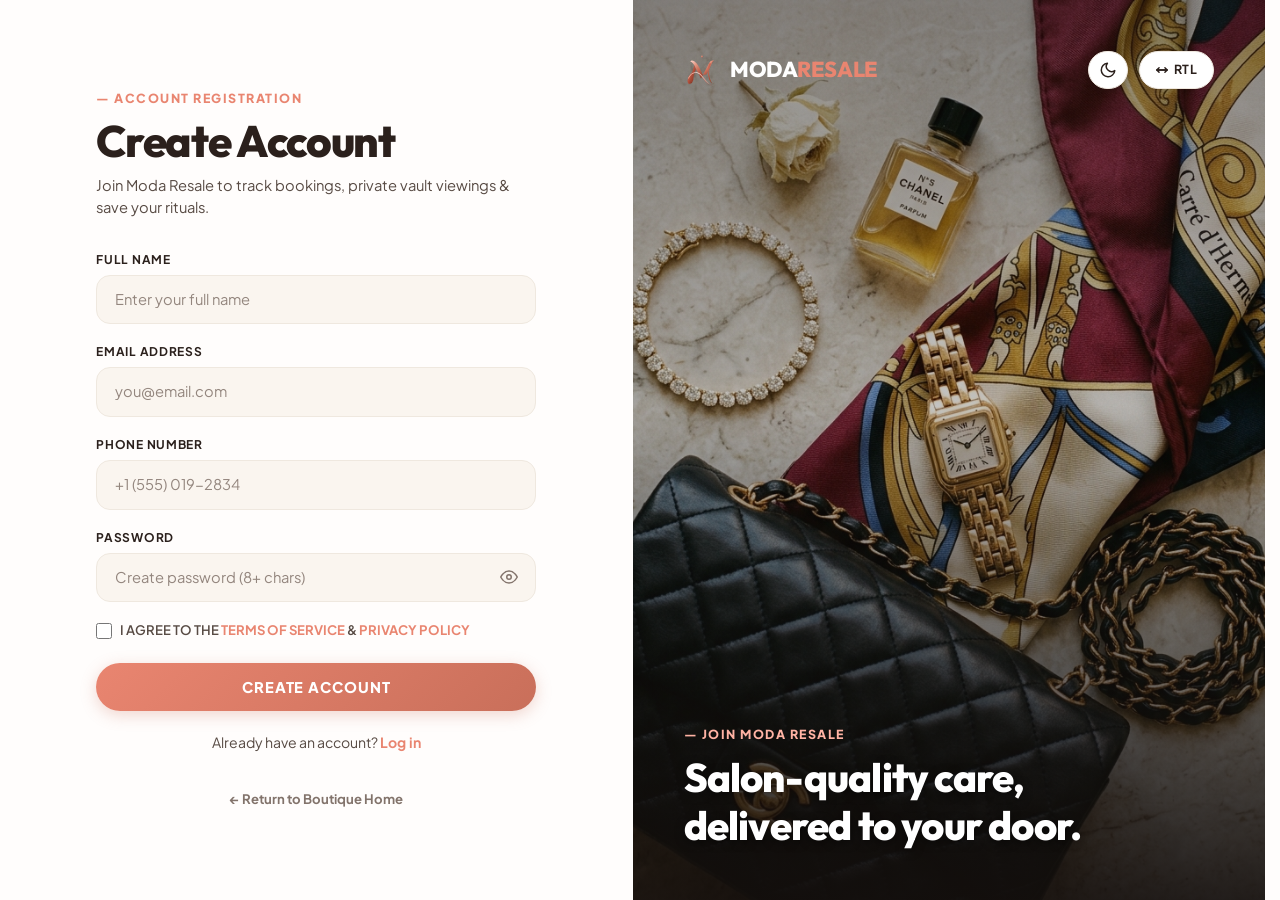
<file: register.html>
<!DOCTYPE html>
<html lang="en" dir="ltr" data-theme="light">
<head>
  <meta charset="UTF-8">
  <meta name="viewport" content="width=device-width, initial-scale=1.0">
  <title>Create Account — Moda Resale | Authenticated Luxury Consignment</title>
  <meta name="description" content="Create your Moda Resale private client account to consign luxury designer items, access exclusive private vault viewings, and request forensic provenance certificates.">
  <link rel="icon" type="image/svg+xml" href="assets/images/favicon.svg">

  <!-- Google Fonts: Plus Jakarta Sans & Playfair Display -->
  <link rel="preconnect" href="https://fonts.googleapis.com">
  <link rel="preconnect" href="https://fonts.gstatic.com" crossorigin>
  <link href="https://fonts.googleapis.com/css2?family=Playfair+Display:ital,wght@0,600;0,700;0,800;1,600&family=Plus+Jakarta+Sans:wght@400;500;600;700;800&display=swap" rel="stylesheet">

  <!-- Stylesheets -->
  <link rel="stylesheet" href="assets/css/style.css">
  <link rel="stylesheet" href="assets/css/responsive.css">
</head>
<body>

  <!-- Page Preloader -->
  <div class="page-loader" id="pageLoader" aria-hidden="true">
    <div class="loader-inner">
      <div class="loader-emblem-wrap">
        <div class="loader-halo"></div>
        <div class="loader-spinner"></div>
        <div class="loader-emblem">
          <img src="assets/images/logo.svg" alt="Moda Resale" width="28" height="28">
        </div>
      </div>
      <div class="loader-brand">MODA<span>RESALE</span></div>
      <div class="loader-tagline">Curated Luxury Archive</div>
      <div class="loader-progress-track">
        <div class="loader-progress-fill" id="loaderProgressFill"></div>
      </div>
      <div class="loader-status-row">
        <span class="loader-status-text" id="loaderStatusText">Authenticating</span>
        <span class="loader-percent" id="loaderPercent">18%</span>
      </div>
    </div>
  </div>

  <!-- Toast Container -->
  <div id="toastContainer" class="toast-container"></div>

  <main class="auth-split-layout auth-reverse">
    
    <!-- LEFT PANE: Modern Luxury Registration Form -->
    <div class="auth-form-pane">
      <div class="auth-form-card">
        
        <span class="auth-kicker">— ACCOUNT REGISTRATION</span>
        <h1 class="auth-title">Create Account</h1>
        <p class="auth-subtitle">Join Moda Resale to track bookings, private vault viewings &amp; save your rituals.</p>

        <form onsubmit="event.preventDefault(); modaToast('Account successfully created! Welcome to Moda Resale VIP.'); setTimeout(() => window.location.href='index.html', 1400);">
          
          <!-- Full Name -->
          <div class="form-group">
            <label class="form-label" for="regName" style="text-transform:uppercase; font-size:0.75rem; letter-spacing:0.06em;">FULL NAME</label>
            <input type="text" id="regName" class="form-control" placeholder="Enter your full name" required autocomplete="name">
          </div>

          <!-- Email Address -->
          <div class="form-group">
            <label class="form-label" for="regEmail" style="text-transform:uppercase; font-size:0.75rem; letter-spacing:0.06em;">EMAIL ADDRESS</label>
            <input type="email" id="regEmail" class="form-control" placeholder="you@email.com" required autocomplete="email">
          </div>

          <!-- Phone Number -->
          <div class="form-group">
            <label class="form-label" for="regPhone" style="text-transform:uppercase; font-size:0.75rem; letter-spacing:0.06em;">PHONE NUMBER</label>
            <input type="tel" id="regPhone" class="form-control" placeholder="+1 (555) 019-2834" required autocomplete="tel">
          </div>

          <!-- Password with Eye Toggle -->
          <div class="form-group">
            <label class="form-label" for="regPassword" style="text-transform:uppercase; font-size:0.75rem; letter-spacing:0.06em;">PASSWORD</label>
            <div class="auth-input-wrap">
              <input type="password" id="regPassword" class="form-control" placeholder="Create password (8+ chars)" required minlength="8" autocomplete="new-password">
              <button type="button" class="password-toggle-btn" data-action="toggle-password" data-target="regPassword" title="Show or hide password" aria-label="Toggle password visibility">
                <svg width="18" height="18" viewBox="0 0 24 24" fill="none" stroke="currentColor" stroke-width="2" stroke-linecap="round" stroke-linejoin="round">
                  <path d="M1 12s4-8 11-8 11 8 11 8-4 8-11 8-11-8-11-8z"/>
                  <circle cx="12" cy="12" r="3"/>
                </svg>
              </button>
            </div>
          </div>

          <!-- Terms Agreement -->
          <div class="auth-meta-row" style="margin-bottom: 1.5rem;">
            <label class="auth-checkbox-label" style="align-items:flex-start; line-height:1.4;">
              <input type="checkbox" id="agreeTerms" required style="margin-top:2px;">
              <span>I AGREE TO THE <a href="#" onclick="event.preventDefault(); modaToast('Terms of Service & Privacy Policy: 100% data protection & encrypted records.');" class="auth-link">TERMS OF SERVICE</a> &amp; <a href="#" onclick="event.preventDefault(); modaToast('Privacy Policy: We never share client records.');" class="auth-link">PRIVACY POLICY</a></span>
            </label>
          </div>

          <!-- Submit Button -->
          <button type="submit" class="btn btn-gradient auth-submit-btn">CREATE ACCOUNT</button>

          <!-- Switch to Login -->
          <p class="auth-switch-text">
            Already have an account? <a href="login.html">Log in</a>
          </p>

          <div style="text-align:center; margin-top:2rem;">
            <a href="index.html" class="auth-link" style="font-size:0.82rem; color:var(--text-muted); display:inline-flex; align-items:center; gap:0.35rem;">
              <span>← Return to Boutique Home</span>
            </a>
          </div>

        </form>

      </div>
    </div>

    <!-- RIGHT PANE: Visual Editorial Banner -->
    <div class="auth-visual-pane" style="background-image: url('assets/images/boutique/auth_register_visual.jpg');">
      <div class="auth-visual-overlay"></div>

      <!-- Top Overlay Controls -->
      <header class="auth-visual-header">
        <a href="index.html" class="brand-link">
          <span class="brand-mark"><img src="assets/images/logo.svg" alt="Moda Resale Monogram Logo" width="36" height="36"></span>
          <div class="brand-title">MODA<span>RESALE</span></div>
        </a>

        <div class="auth-visual-controls">
          <!-- Dark / Light Mode Toggle -->
          <button type="button" class="auth-ctrl-btn" data-action="toggle-theme" title="Toggle color scheme" aria-label="Toggle dark mode">
            <span class="theme-icon-slot">
              <svg width="18" height="18" viewBox="0 0 24 24" fill="none" stroke="currentColor" stroke-width="2" stroke-linecap="round" stroke-linejoin="round"><path d="M21 12.79A9 9 0 1 1 11.21 3 7 7 0 0 0 21 12.79z"/></svg>
            </span>
          </button>

          <!-- RTL Direction Toggle -->
          <button type="button" class="auth-ctrl-btn rtl-pill" data-action="toggle-dir" title="Toggle RTL layout" aria-label="Toggle text direction">
            <span style="display:inline-flex; align-items:center; gap:0.3rem;">
              <svg width="14" height="14" viewBox="0 0 24 24" fill="none" stroke="currentColor" stroke-width="2.5" stroke-linecap="round" stroke-linejoin="round"><path d="M7 16l-4-4m0 0l4-4m-4 4h18"/><path d="M17 8l4 4m0 0l-4 4m4-4H3"/></svg>
              <span>RTL</span>
            </span>
          </button>
        </div>
      </header>

      <!-- Bottom Headline -->
      <div class="auth-visual-footer">
        <span class="auth-kicker">— JOIN MODA RESALE</span>
        <h2>Salon-quality care,<br>delivered to your door.</h2>
      </div>
    </div>

  </main>

  <!-- JavaScript Bundle -->
  <script src="assets/js/main.js"></script>
</body>
</html>
</file>
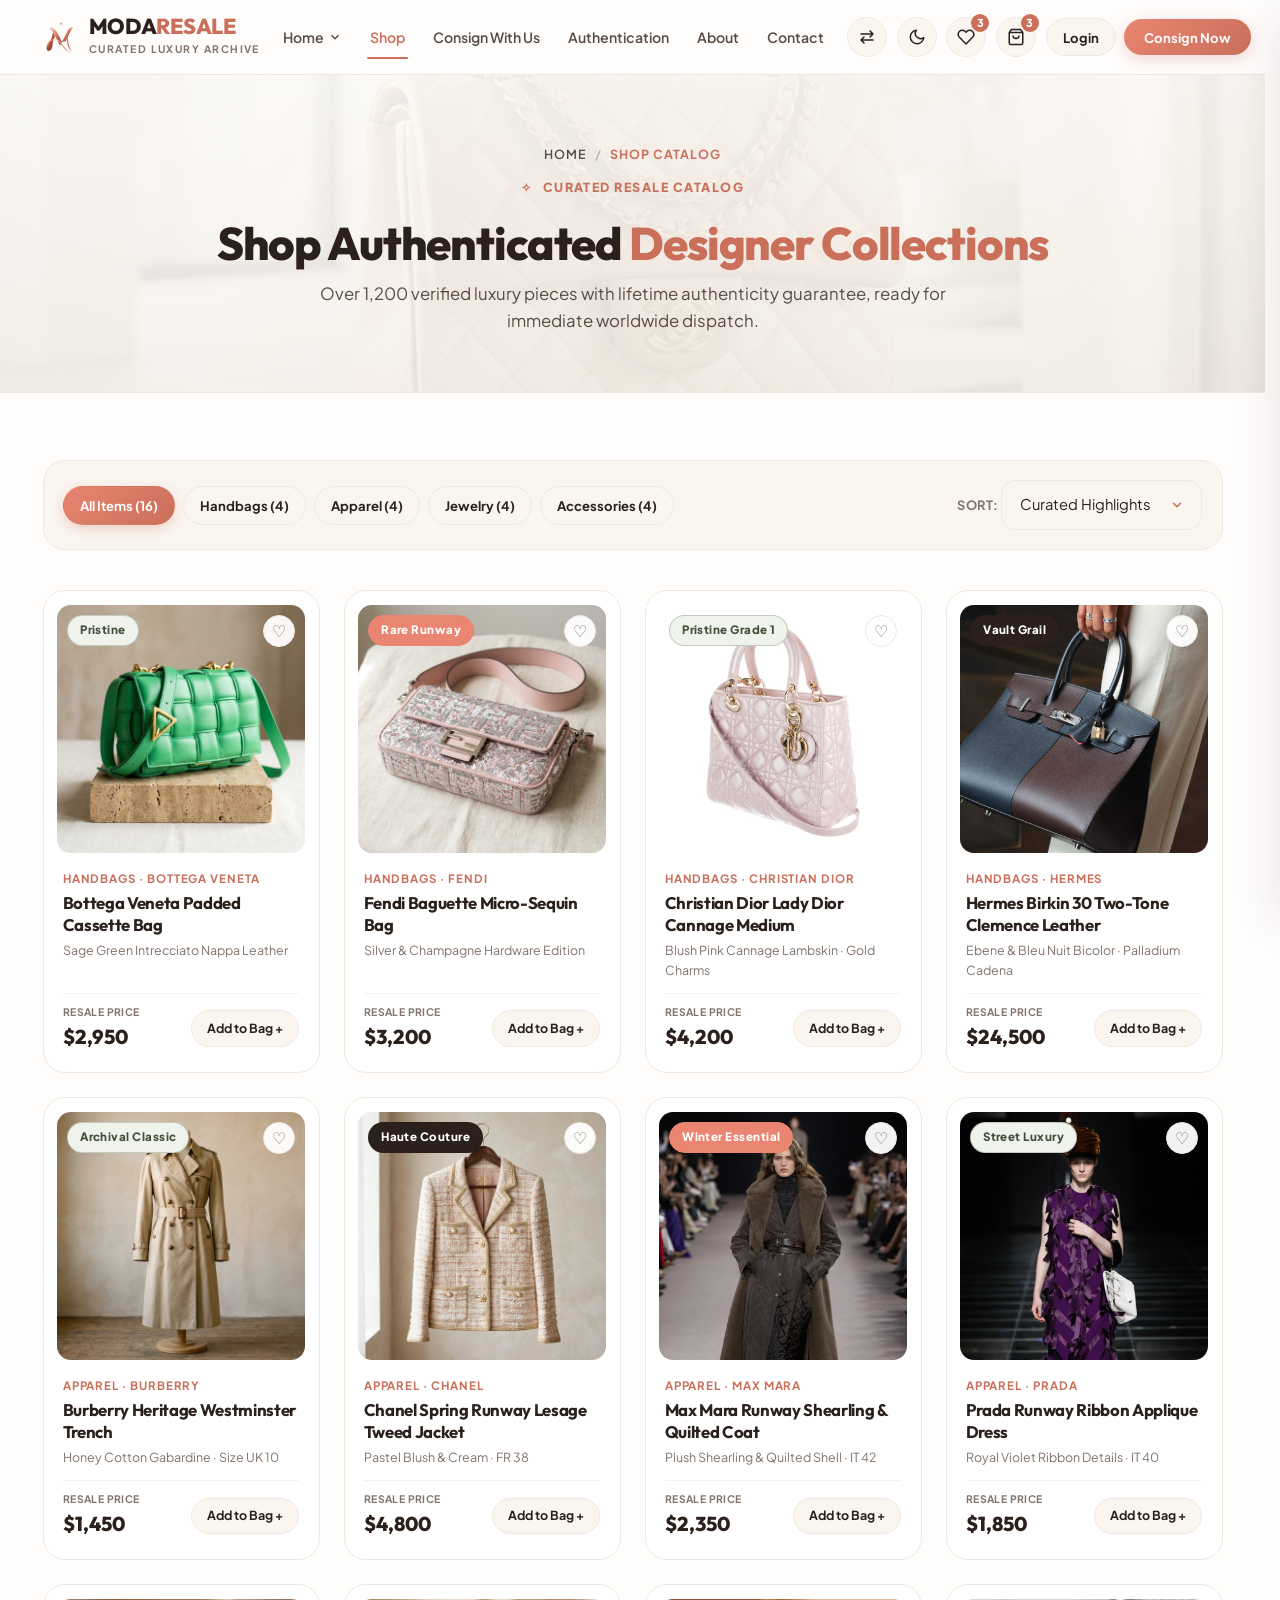
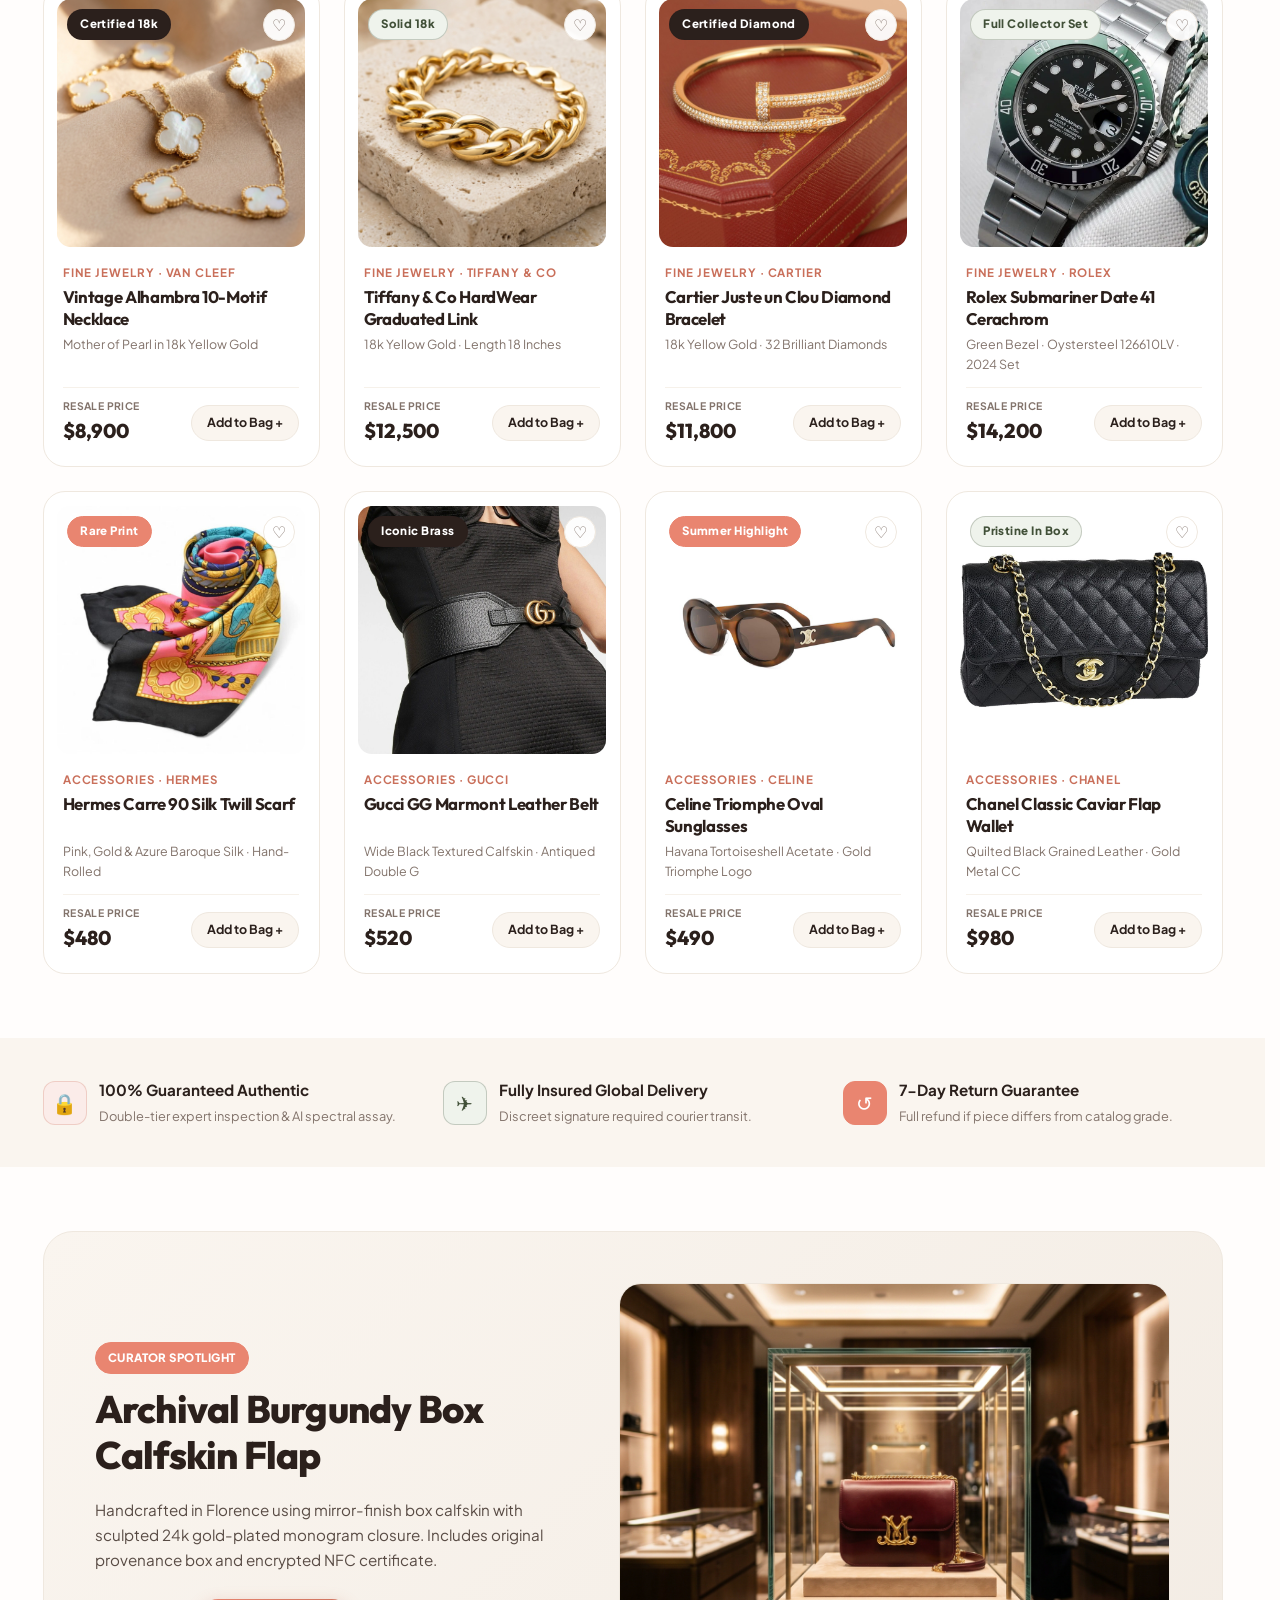
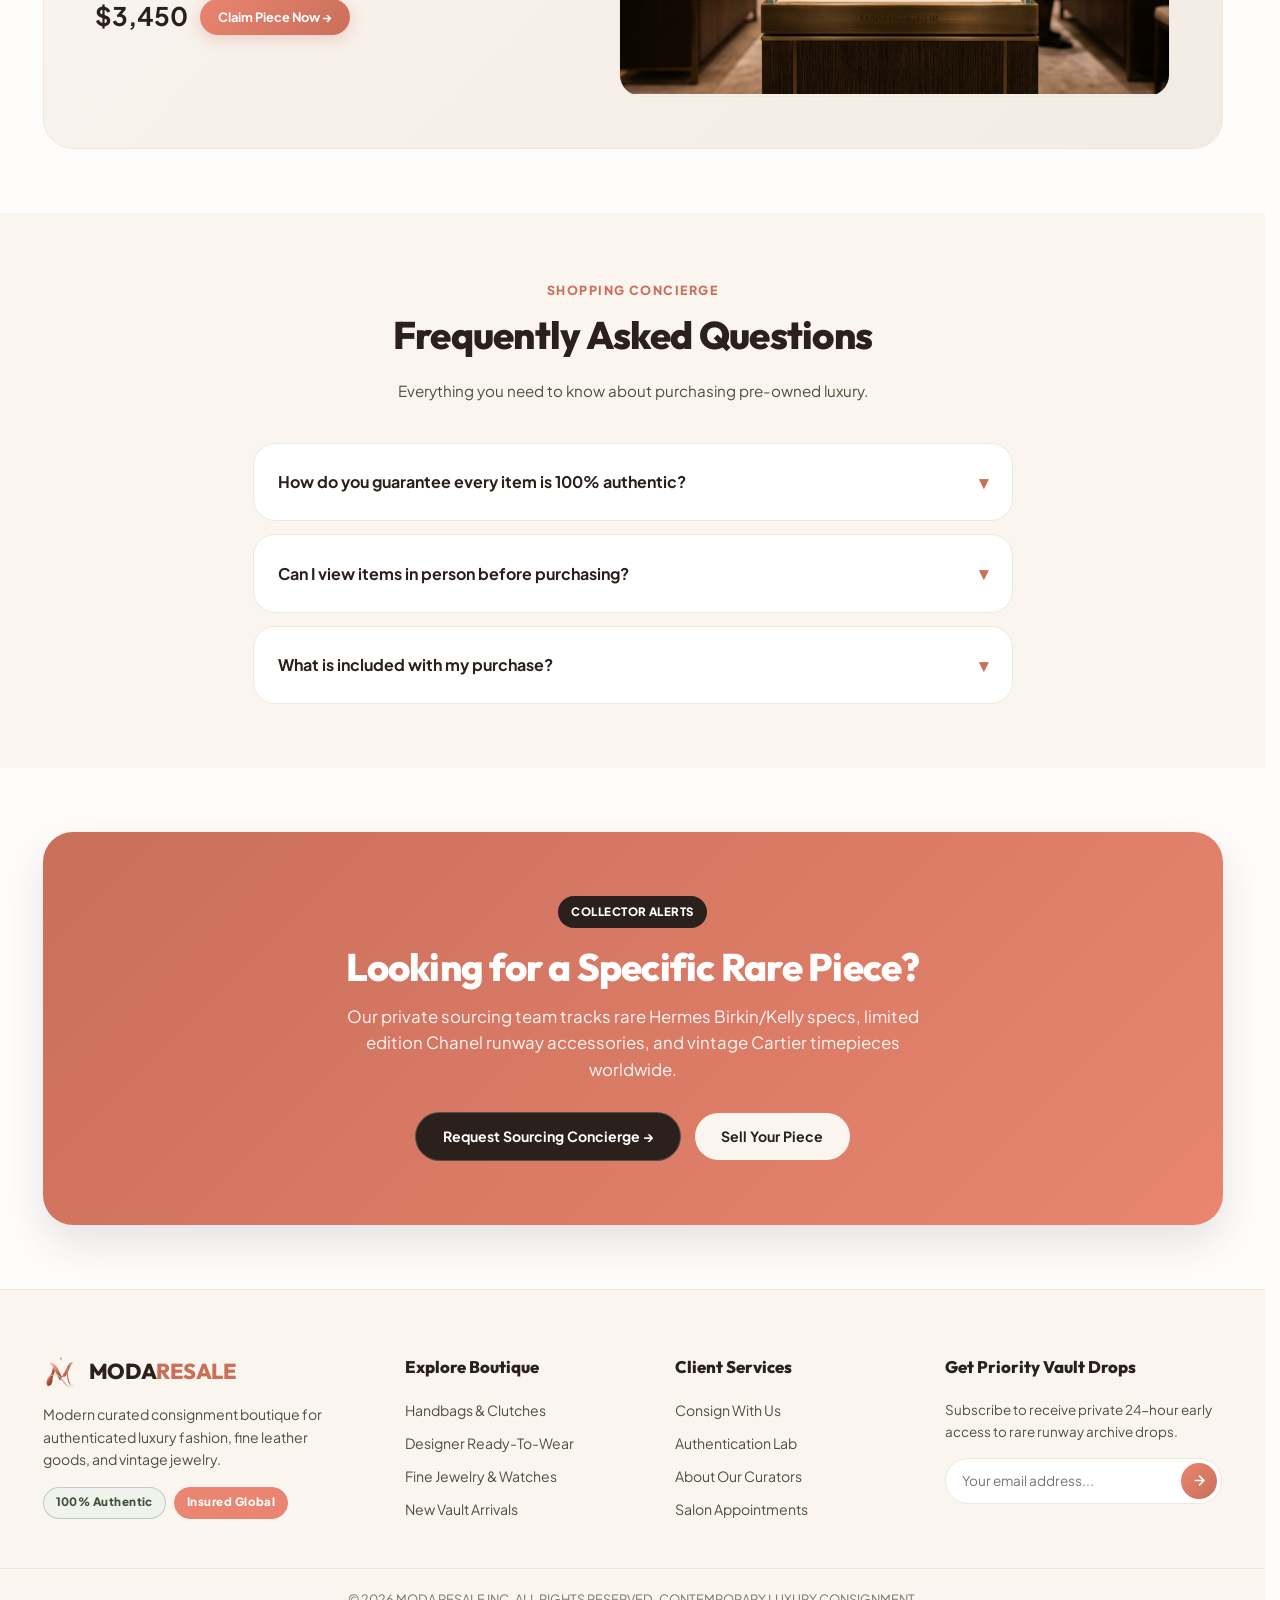
<file: shop.html>
<!DOCTYPE html>
<html lang="en" data-theme="light" dir="ltr">
<head>
  <meta charset="UTF-8">
  <meta name="viewport" content="width=device-width, initial-scale=1.0">
  <meta name="description" content="Shop authenticated pre-owned luxury handbags, designer apparel, fine jewelry, and archival fashion at Moda Resale.">
  <title>Moda Resale — Shop Curated Luxury Resale Collection</title>
  
  <link rel="icon" type="image/svg+xml" href="assets/images/favicon.svg">
  <link rel="apple-touch-icon" href="assets/images/logo.svg">
  <link rel="stylesheet" href="assets/css/style.css">
  <link rel="stylesheet" href="assets/css/responsive.css">
</head>
<body>

  <!-- Page Preloader -->
  <div class="page-loader" id="pageLoader" aria-hidden="true">
    <div class="loader-inner">
      <div class="loader-emblem-wrap">
        <div class="loader-halo"></div>
        <div class="loader-spinner"></div>
        <div class="loader-emblem">
          <img src="assets/images/logo.svg" alt="Moda Resale" width="28" height="28">
        </div>
      </div>
      <div class="loader-brand">MODA<span>RESALE</span></div>
      <div class="loader-tagline">Curated Luxury Archive</div>
      <div class="loader-progress-track">
        <div class="loader-progress-fill" id="loaderProgressFill"></div>
      </div>
      <div class="loader-status-row">
        <span class="loader-status-text" id="loaderStatusText">Authenticating</span>
        <span class="loader-percent" id="loaderPercent">18%</span>
      </div>
    </div>
  </div>

  <!-- Header / Navbar -->
  <header class="site-header" id="siteHeader">
    <div class="container navbar-inner">
      
      <a href="index.html" class="brand-link" aria-label="Moda Resale Home">
        <span class="brand-mark"><img src="assets/images/logo.svg" alt="Moda Resale" width="36" height="36"></span>
        <div class="brand-text">
          <div class="brand-title">MODA<span>RESALE</span></div>
          <div class="brand-sub">Curated Luxury Archive</div>
        </div>
      </a>

      <!-- Desktop Navigation -->
      <nav class="main-nav" aria-label="Primary Navigation">
        <div class="nav-dropdown">
          <a href="index.html" class="nav-link dropdown-toggle">
            Home
            <svg viewBox="0 0 24 24" fill="none" stroke="currentColor" stroke-width="2.5"><polyline points="6 9 12 15 18 9"></polyline></svg>
          </a>
          <div class="dropdown-card-menu">
            <a href="index.html" class="dropdown-card-item">
              <span class="dropdown-card-title">Home 1 — Flagship Boutique</span>
              <span class="dropdown-card-desc">Curated drops, editorial lookbook &amp; valuation lab</span>
            </a>
            <a href="home-2.html" class="dropdown-card-item">
              <span class="dropdown-card-title">Home 2 — Archive Vault</span>
              <span class="dropdown-card-desc">Live drops, market price index &amp; rapid appraisal</span>
            </a>
          </div>
        </div>

        <a href="shop.html" class="nav-link active">Shop</a>
        <a href="consign.html" class="nav-link">Consign With Us</a>
        <a href="authentication.html" class="nav-link">Authentication</a>
        <a href="about.html" class="nav-link">About</a>
        <a href="contact.html" class="nav-link">Contact</a>
      </nav>

      <!-- Header Actions -->
      <div class="header-actions">
        <button type="button" class="icon-btn" data-action="toggle-dir" aria-label="Toggle Direction" title="Switch LTR/RTL">
          <svg width="18" height="18" viewBox="0 0 24 24" fill="none" stroke="currentColor" stroke-width="2" stroke-linecap="round" stroke-linejoin="round">
            <path d="M4 8h16M16 4l4 4-4 4M20 16H4M8 12l-4 4 4 4"/>
          </svg>
        </button>

        <button type="button" class="icon-btn" data-action="toggle-theme" aria-label="Toggle Theme" title="Switch Light/Dark Mode">
          <span class="theme-icon-slot"></span>
        </button>

        <a href="wishlist.html" class="icon-btn" aria-label="Saved Wishlist" title="View Wishlist">
          <svg width="18" height="18" viewBox="0 0 24 24" fill="none" stroke="currentColor" stroke-width="2"><path d="M20.84 4.61a5.5 5.5 0 0 0-7.78 0L12 5.67l-1.06-1.06a5.5 5.5 0 0 0-7.78 0 5.5 5.5 0 0 0 0 7.78l1.06 1.06L12 21.23l7.78-7.78 1.06-1.06a5.5 5.5 0 0 0 0-7.78z"></path></svg>
          <b class="wishlist-count">0</b>
        </a>

        <a href="cart.html" class="icon-btn" aria-label="Shopping Bag" title="Shopping Bag">
          <svg width="18" height="18" viewBox="0 0 24 24" fill="none" stroke="currentColor" stroke-width="2"><path d="M6 2 3 6v14a2 2 0 0 0 2 2h14a2 2 0 0 0 2-2V6l-3-4Z"></path><path d="M3 6h18"></path><path d="M16 10a4 4 0 0 1-8 0"></path></svg>
          <b class="cart-count">0</b>
        </a>

        <div class="header-auth-pills">
          <a href="login.html" class="pill-btn">Login</a>
          <a href="consign.html" class="btn btn-gradient btn-sm header-cta-btn">Consign Now</a>
        </div>

        <button type="button" class="menu-toggle" id="menuToggle" aria-label="Open Navigation">☰</button>
      </div>

    </div>
  </header>

  <!-- Mobile Drawer -->
  <div class="mobile-drawer-backdrop" id="mobileDrawerBackdrop"></div>
  <aside class="mobile-drawer" id="mobileDrawer" aria-label="Mobile Navigation">
    <div class="mobile-drawer-head">
      <a href="index.html" class="brand-link">
        <span class="brand-mark"><img src="assets/images/logo.svg" alt="Moda Resale" width="36" height="36"></span>
        <div class="brand-title">MODA<span>RESALE</span></div>
      </a>
      <button type="button" class="icon-btn" id="mobileDrawerClose" aria-label="Close Navigation">✕</button>
    </div>

    <!-- Mobile Quick Commerce Bar (Wishlist & Cart Bag) -->
    <div class="mobile-quick-actions">
      <a href="wishlist.html" class="mobile-quick-item" title="View Wishlist">
        <svg width="18" height="18" viewBox="0 0 24 24" fill="none" stroke="currentColor" stroke-width="2" stroke-linecap="round" stroke-linejoin="round"><path d="M20.84 4.61a5.5 5.5 0 0 0-7.78 0L12 5.67l-1.06-1.06a5.5 5.5 0 0 0-7.78 0 5.5 5.5 0 0 0 0 7.78l1.06 1.06L12 21.23l7.78-7.78 1.06-1.06a5.5 5.5 0 0 0 0-7.78z"></path></svg>
        <span>Wishlist (<b class="wishlist-count">0</b>)</span>
      </a>
      <a href="cart.html" class="mobile-quick-item" title="View Shopping Bag">
        <svg width="18" height="18" viewBox="0 0 24 24" fill="none" stroke="currentColor" stroke-width="2" stroke-linecap="round" stroke-linejoin="round"><path d="M6 2 3 6v14a2 2 0 0 0 2 2h14a2 2 0 0 0 2-2V6l-3-4Z"></path><path d="M3 6h18"></path><path d="M16 10a4 4 0 0 1-8 0"></path></svg>
        <span>Bag (<b class="cart-count">0</b>)</span>
      </a>
    </div>

    <nav class="mobile-drawer-links">
      <div class="mobile-nav-item">
        <a href="#" class="mobile-nav-link mobile-dropdown-toggle">
          <span>Home Pages</span>
          <svg width="14" height="14" viewBox="0 0 24 24" fill="none" stroke="currentColor" stroke-width="2.5"><polyline points="6 9 12 15 18 9"></polyline></svg>
        </a>
        <div class="mobile-sub-menu">
          <a href="index.html" class="mobile-sub-link">Home 1 — Classic Boutique</a>
          <a href="home-2.html" class="mobile-sub-link">Home 2 — Trending Vault</a>
        </div>
      </div>
      <a href="shop.html" class="mobile-nav-link active">Shop Collection</a>
      <a href="consign.html" class="mobile-nav-link">Consign With Us</a>
      <a href="authentication.html" class="mobile-nav-link">Authentication</a>
      <a href="about.html" class="mobile-nav-link">About Maison</a>
      <a href="contact.html" class="mobile-nav-link">Contact & Salons</a>
    </nav>

    <div class="mobile-drawer-actions">
      <div class="mobile-toggles-grid">
        <button type="button" class="btn btn-light btn-sm" data-action="toggle-theme" aria-label="Toggle Theme">
          <span class="theme-icon-slot">
            <svg width="16" height="16" viewBox="0 0 24 24" fill="none" stroke="currentColor" stroke-width="2"><path d="M21 12.79A9 9 0 1 1 11.21 3 7 7 0 0 0 21 12.79z"></path></svg>
          </span>
          <span>Theme</span>
        </button>
        <button type="button" class="btn btn-light btn-sm" data-action="toggle-dir" aria-label="Toggle Direction">
          <svg width="16" height="16" viewBox="0 0 24 24" fill="none" stroke="currentColor" stroke-width="2" stroke-linecap="round" stroke-linejoin="round">
            <path d="M4 8h16M16 4l4 4-4 4M20 16H4M8 12l-4 4 4 4"/>
          </svg>
          <span>Direction</span>
        </button>
      </div>
      <div style="display:grid; grid-template-columns:1fr 1fr; gap:0.6rem; width:100%;">
        <a href="login.html" class="btn btn-light btn-sm" style="text-align:center;">Login</a>
        <a href="consign.html" class="btn btn-gradient btn-sm" style="text-align:center;">Consign Now</a>
      </div>
    </div>
  </aside>

  <!-- Main Content: Shop (7 Sections) -->
  <main id="mainContent">

    <!-- SECTION 1: Standardized Inner Hero -->
    <section class="inner-page-hero inner-page-hero-shop">
      <div class="container">
        <div class="inner-hero-content">
          <nav class="inner-hero-breadcrumb" aria-label="Breadcrumb">
            <a href="index.html">Home</a>
            <span class="crumb-sep">/</span>
            <span class="crumb-active">Shop Catalog</span>
          </nav>
          <p class="kicker">✧ &nbsp; CURATED RESALE CATALOG</p>
          <h1 class="inner-hero-title">Shop Authenticated <span style="color:var(--accent-terracotta);">Designer Collections</span></h1>
          <p class="inner-hero-subtitle">Over 1,200 verified luxury pieces with lifetime authenticity guarantee, ready for immediate worldwide dispatch.</p>
        </div>
      </div>
    </section>

    <!-- SECTION 2: Category Filters & Search Controls -->
    <section style="padding-top: 1rem; padding-bottom: 2.5rem;">
      <div class="container">
        <div style="display:flex; align-items:center; justify-content:space-between; flex-wrap:wrap; gap:1rem; padding:1.2rem; background:var(--bg-surface); border-radius:var(--radius-lg); border:1.5px solid var(--border-color);">
          
          <!-- Category Tabs -->
          <div style="display:flex; flex-wrap:wrap; gap:0.5rem;" id="shopFilterGroup">
            <button type="button" class="choice-btn selected" data-filter="all">All Items (<span class="filter-count">16</span>)</button>
            <button type="button" class="choice-btn" data-filter="handbags">Handbags (<span class="filter-count">4</span>)</button>
            <button type="button" class="choice-btn" data-filter="apparel">Apparel (<span class="filter-count">4</span>)</button>
            <button type="button" class="choice-btn" data-filter="jewelry">Jewelry (<span class="filter-count">4</span>)</button>
            <button type="button" class="choice-btn" data-filter="accessories">Accessories (<span class="filter-count">4</span>)</button>
          </div>

          <!-- Sort Selector -->
          <div style="display:flex; align-items:center; gap:0.6rem; flex-shrink:0;">
            <span style="font-size:0.8rem; font-weight:700; color:var(--text-muted); text-transform:uppercase; white-space:nowrap; letter-spacing:0.05em;">Sort:</span>
            <select id="shopSortSelect" class="form-control" style="width:auto; min-width:160px; padding:0.45rem 1rem; border-radius:var(--radius-pill); font-size:0.82rem; font-weight:600; white-space:nowrap; cursor:pointer;">
              <option value="curated">Curated Highlights</option>
              <option value="price-asc">Price: Low to High</option>
              <option value="price-desc">Price: High to Low</option>
              <option value="newest">Newest Arrivals</option>
            </select>
          </div>

        </div>
      </div>
    </section>

    <!-- SECTION 3: Rich Product Catalog Grid (16 Items: 4 Handbags, 4 Apparel, 4 Jewelry, 4 Accessories) -->
    <section class="section-spacing" style="padding-top: 0;">
      <div class="container">
        <div class="product-grid" id="shopProductGrid">

          <!-- Product 1: Bottega (Handbag 1/4) -->
          <article class="product-card" data-category="handbags" data-price="2950" data-index="1" data-name="Bottega Veneta Padded Cassette Bag">
            <div class="product-photo-wrap">
              <img src="assets/images/products/shop_prod_bottega.jpg" alt="Bottega Veneta Padded Cassette" loading="lazy">
              <span class="product-tag badge badge-sage">Pristine</span>
              <button type="button" class="wishlist-btn" aria-label="Add to wishlist">♡</button>
            </div>
            <div class="product-info">
              <span class="product-cat">Handbags · Bottega Veneta</span>
              <h3 class="product-name">Bottega Veneta Padded Cassette Bag</h3>
              <span class="product-condition">Sage Green Intrecciato Nappa Leather</span>
              <div class="product-bottom-row">
                <div class="product-price-box">
                  <small>RESALE PRICE</small>
                  <b>$2,950</b>
                </div>
                <button type="button" class="add-cart-btn" data-name="Bottega Cassette Bag">Add to Bag +</button>
              </div>
            </div>
          </article>

          <!-- Product 2: Fendi (Handbag 2/4) -->
          <article class="product-card" data-category="handbags" data-price="3200" data-index="2" data-name="Fendi Baguette Micro-Sequin Bag">
            <div class="product-photo-wrap">
              <img src="assets/images/products/shop_prod_fendi.jpg" alt="Fendi Baguette Sequin Bag" loading="lazy">
              <span class="product-tag badge badge-coral">Rare Runway</span>
              <button type="button" class="wishlist-btn" aria-label="Add to wishlist">♡</button>
            </div>
            <div class="product-info">
              <span class="product-cat">Handbags · Fendi</span>
              <h3 class="product-name">Fendi Baguette Micro-Sequin Bag</h3>
              <span class="product-condition">Silver & Champagne Hardware Edition</span>
              <div class="product-bottom-row">
                <div class="product-price-box">
                  <small>RESALE PRICE</small>
                  <b>$3,200</b>
                </div>
                <button type="button" class="add-cart-btn" data-name="Fendi Baguette">Add to Bag +</button>
              </div>
            </div>
          </article>

          <!-- Product 3: Christian Dior Lady Dior (Handbag 3/4) -->
          <article class="product-card" data-category="handbags" data-price="4200" data-index="3" data-name="Christian Dior Lady Dior Cannage Medium">
            <div class="product-photo-wrap">
              <img src="assets/images/products/shop_prod_dior_cannage.jpg" alt="Christian Dior Lady Dior Cannage Medium" loading="lazy">
              <span class="product-tag badge badge-sage">Pristine Grade 1</span>
              <button type="button" class="wishlist-btn" aria-label="Add to wishlist">♡</button>
            </div>
            <div class="product-info">
              <span class="product-cat">Handbags · Christian Dior</span>
              <h3 class="product-name">Christian Dior Lady Dior Cannage Medium</h3>
              <span class="product-condition">Blush Pink Cannage Lambskin · Gold Charms</span>
              <div class="product-bottom-row">
                <div class="product-price-box">
                  <small>RESALE PRICE</small>
                  <b>$4,200</b>
                </div>
                <button type="button" class="add-cart-btn" data-name="Lady Dior Cannage">Add to Bag +</button>
              </div>
            </div>
          </article>

          <!-- Product 4: Hermes Birkin 30 (Handbag 4/4) -->
          <article class="product-card" data-category="handbags" data-price="24500" data-index="4" data-name="Hermes Birkin 30 Two-Tone Leather">
            <div class="product-photo-wrap">
              <img src="assets/images/products/shop_prod_birkin30.jpg" alt="Hermes Birkin 30 Two-Tone Leather" loading="lazy">
              <span class="product-tag badge badge-dark">Vault Grail</span>
              <button type="button" class="wishlist-btn" aria-label="Add to wishlist">♡</button>
            </div>
            <div class="product-info">
              <span class="product-cat">Handbags · Hermes</span>
              <h3 class="product-name">Hermes Birkin 30 Two-Tone Clemence Leather</h3>
              <span class="product-condition">Ebene & Bleu Nuit Bicolor · Palladium Cadena</span>
              <div class="product-bottom-row">
                <div class="product-price-box">
                  <small>RESALE PRICE</small>
                  <b>$24,500</b>
                </div>
                <button type="button" class="add-cart-btn" data-name="Hermes Birkin 30">Add to Bag +</button>
              </div>
            </div>
          </article>

          <!-- Product 5: Burberry (Apparel 1/4) -->
          <article class="product-card" data-category="apparel" data-price="1450" data-index="5" data-name="Burberry Heritage Westminster Trench">
            <div class="product-photo-wrap">
              <img src="assets/images/products/shop_prod_burberry.jpg" alt="Burberry Vintage Trench" loading="lazy">
              <span class="product-tag badge badge-sage">Archival Classic</span>
              <button type="button" class="wishlist-btn" aria-label="Add to wishlist">♡</button>
            </div>
            <div class="product-info">
              <span class="product-cat">Apparel · Burberry</span>
              <h3 class="product-name">Burberry Heritage Westminster Trench</h3>
              <span class="product-condition">Honey Cotton Gabardine · Size UK 10</span>
              <div class="product-bottom-row">
                <div class="product-price-box">
                  <small>RESALE PRICE</small>
                  <b>$1,450</b>
                </div>
                <button type="button" class="add-cart-btn" data-name="Burberry Trench Coat">Add to Bag +</button>
              </div>
            </div>
          </article>

          <!-- Product 6: Chanel Tweed (Apparel 2/4) -->
          <article class="product-card" data-category="apparel" data-price="4800" data-index="6" data-name="Chanel Spring Runway Lesage Tweed Jacket">
            <div class="product-photo-wrap">
              <img src="assets/images/products/shop_prod_chanel_tweed.jpg" alt="Chanel Tweed Jacket" loading="lazy">
              <span class="product-tag badge badge-dark">Haute Couture</span>
              <button type="button" class="wishlist-btn" aria-label="Add to wishlist">♡</button>
            </div>
            <div class="product-info">
              <span class="product-cat">Apparel · Chanel</span>
              <h3 class="product-name">Chanel Spring Runway Lesage Tweed Jacket</h3>
              <span class="product-condition">Pastel Blush & Cream · FR 38</span>
              <div class="product-bottom-row">
                <div class="product-price-box">
                  <small>RESALE PRICE</small>
                  <b>$4,800</b>
                </div>
                <button type="button" class="add-cart-btn" data-name="Chanel Tweed Jacket">Add to Bag +</button>
              </div>
            </div>
          </article>

          <!-- Product 7: Max Mara Coat (Apparel 3/4) -->
          <article class="product-card" data-category="apparel" data-price="2350" data-index="7" data-name="Max Mara Runway Shearling & Quilted Coat">
            <div class="product-photo-wrap">
              <img src="assets/images/products/shop_prod_maxmara_coat.jpg" alt="Max Mara Runway Shearling & Quilted Coat" loading="lazy">
              <span class="product-tag badge badge-coral">Winter Essential</span>
              <button type="button" class="wishlist-btn" aria-label="Add to wishlist">♡</button>
            </div>
            <div class="product-info">
              <span class="product-cat">Apparel · Max Mara</span>
              <h3 class="product-name">Max Mara Runway Shearling & Quilted Coat</h3>
              <span class="product-condition">Plush Shearling & Quilted Shell · IT 42</span>
              <div class="product-bottom-row">
                <div class="product-price-box">
                  <small>RESALE PRICE</small>
                  <b>$2,350</b>
                </div>
                <button type="button" class="add-cart-btn" data-name="Max Mara Runway Coat">Add to Bag +</button>
              </div>
            </div>
          </article>

          <!-- Product 8: Prada Runway Dress (Apparel 4/4) -->
          <article class="product-card" data-category="apparel" data-price="1850" data-index="8" data-name="Prada Runway Ribbon Applique Dress">
            <div class="product-photo-wrap">
              <img src="assets/images/products/shop_prod_prada_jacket.jpg" alt="Prada Runway Ribbon Applique Dress" loading="lazy">
              <span class="product-tag badge badge-sage">Street Luxury</span>
              <button type="button" class="wishlist-btn" aria-label="Add to wishlist">♡</button>
            </div>
            <div class="product-info">
              <span class="product-cat">Apparel · Prada</span>
              <h3 class="product-name">Prada Runway Ribbon Applique Dress</h3>
              <span class="product-condition">Royal Violet Ribbon Details · IT 40</span>
              <div class="product-bottom-row">
                <div class="product-price-box">
                  <small>RESALE PRICE</small>
                  <b>$1,850</b>
                </div>
                <button type="button" class="add-cart-btn" data-name="Prada Runway Dress">Add to Bag +</button>
              </div>
            </div>
          </article>

          <!-- Product 9: Van Cleef (Jewelry 1/4) -->
          <article class="product-card" data-category="jewelry" data-price="8900" data-index="9" data-name="Vintage Alhambra 10-Motif Necklace">
            <div class="product-photo-wrap">
              <img src="assets/images/products/shop_prod_vancleef.jpg" alt="Van Cleef Alhambra Necklace" loading="lazy">
              <span class="product-tag badge badge-dark">Certified 18k</span>
              <button type="button" class="wishlist-btn" aria-label="Add to wishlist">♡</button>
            </div>
            <div class="product-info">
              <span class="product-cat">Fine Jewelry · Van Cleef</span>
              <h3 class="product-name">Vintage Alhambra 10-Motif Necklace</h3>
              <span class="product-condition">Mother of Pearl in 18k Yellow Gold</span>
              <div class="product-bottom-row">
                <div class="product-price-box">
                  <small>RESALE PRICE</small>
                  <b>$8,900</b>
                </div>
                <button type="button" class="add-cart-btn" data-name="Van Cleef Alhambra">Add to Bag +</button>
              </div>
            </div>
          </article>

          <!-- Product 10: Tiffany Link (Jewelry 2/4) -->
          <article class="product-card" data-category="jewelry" data-price="12500" data-index="10" data-name="Tiffany & Co HardWear Graduated Link">
            <div class="product-photo-wrap">
              <img src="assets/images/products/shop_prod_tiffany.jpg" alt="Tiffany HardWear Gold Link" loading="lazy">
              <span class="product-tag badge badge-sage">Solid 18k</span>
              <button type="button" class="wishlist-btn" aria-label="Add to wishlist">♡</button>
            </div>
            <div class="product-info">
              <span class="product-cat">Fine Jewelry · Tiffany & Co</span>
              <h3 class="product-name">Tiffany & Co HardWear Graduated Link</h3>
              <span class="product-condition">18k Yellow Gold · Length 18 Inches</span>
              <div class="product-bottom-row">
                <div class="product-price-box">
                  <small>RESALE PRICE</small>
                  <b>$12,500</b>
                </div>
                <button type="button" class="add-cart-btn" data-name="Tiffany HardWear Link">Add to Bag +</button>
              </div>
            </div>
          </article>

          <!-- Product 11: Cartier Juste un Clou (Jewelry 3/4) -->
          <article class="product-card" data-category="jewelry" data-price="11800" data-index="11" data-name="Cartier Juste un Clou Diamond Bracelet">
            <div class="product-photo-wrap">
              <img src="assets/images/products/shop_prod_cartier_clou.jpg" alt="Cartier Juste un Clou Bracelet" loading="lazy">
              <span class="product-tag badge badge-dark">Certified Diamond</span>
              <button type="button" class="wishlist-btn" aria-label="Add to wishlist">♡</button>
            </div>
            <div class="product-info">
              <span class="product-cat">Fine Jewelry · Cartier</span>
              <h3 class="product-name">Cartier Juste un Clou Diamond Bracelet</h3>
              <span class="product-condition">18k Yellow Gold · 32 Brilliant Diamonds</span>
              <div class="product-bottom-row">
                <div class="product-price-box">
                  <small>RESALE PRICE</small>
                  <b>$11,800</b>
                </div>
                <button type="button" class="add-cart-btn" data-name="Cartier Juste un Clou">Add to Bag +</button>
              </div>
            </div>
          </article>

          <!-- Product 12: Rolex Submariner (Jewelry 4/4) -->
          <article class="product-card" data-category="jewelry" data-price="14200" data-index="12" data-name="Rolex Submariner Date 41 Kermit">
            <div class="product-photo-wrap">
              <img src="assets/images/products/shop_prod_rolex_sub.jpg" alt="Rolex Submariner Date 41 Kermit" loading="lazy">
              <span class="product-tag badge badge-sage">Full Collector Set</span>
              <button type="button" class="wishlist-btn" aria-label="Add to wishlist">♡</button>
            </div>
            <div class="product-info">
              <span class="product-cat">Fine Jewelry · Rolex</span>
              <h3 class="product-name">Rolex Submariner Date 41 Cerachrom</h3>
              <span class="product-condition">Green Bezel · Oystersteel 126610LV · 2024 Set</span>
              <div class="product-bottom-row">
                <div class="product-price-box">
                  <small>RESALE PRICE</small>
                  <b>$14,200</b>
                </div>
                <button type="button" class="add-cart-btn" data-name="Rolex Submariner Date">Add to Bag +</button>
              </div>
            </div>
          </article>

          <!-- Product 13: Hermes Carre Scarf (Accessories 1/4) -->
          <article class="product-card" data-category="accessories" data-price="480" data-index="13" data-name="Hermes Carre 90 Silk Twill Scarf">
            <div class="product-photo-wrap">
              <img src="assets/images/products/shop_prod_hermes_scarf.jpg" alt="Hermes Carre 90 Silk Scarf" loading="lazy">
              <span class="product-tag badge badge-coral">Rare Print</span>
              <button type="button" class="wishlist-btn" aria-label="Add to wishlist">♡</button>
            </div>
            <div class="product-info">
              <span class="product-cat">Accessories · Hermes</span>
              <h3 class="product-name">Hermes Carre 90 Silk Twill Scarf</h3>
              <span class="product-condition">Pink, Gold & Azure Baroque Silk · Hand-Rolled</span>
              <div class="product-bottom-row">
                <div class="product-price-box">
                  <small>RESALE PRICE</small>
                  <b>$480</b>
                </div>
                <button type="button" class="add-cart-btn" data-name="Hermes Silk Scarf">Add to Bag +</button>
              </div>
            </div>
          </article>

          <!-- Product 14: Gucci GG Marmont Belt (Accessories 2/4) -->
          <article class="product-card" data-category="accessories" data-price="520" data-index="14" data-name="Gucci GG Marmont Leather Belt">
            <div class="product-photo-wrap">
              <img src="assets/images/products/shop_prod_gucci_belt.jpg" alt="Gucci GG Marmont Leather Belt" loading="lazy">
              <span class="product-tag badge badge-dark">Iconic Brass</span>
              <button type="button" class="wishlist-btn" aria-label="Add to wishlist">♡</button>
            </div>
            <div class="product-info">
              <span class="product-cat">Accessories · Gucci</span>
              <h3 class="product-name">Gucci GG Marmont Leather Belt</h3>
              <span class="product-condition">Wide Black Textured Calfskin · Antiqued Double G</span>
              <div class="product-bottom-row">
                <div class="product-price-box">
                  <small>RESALE PRICE</small>
                  <b>$520</b>
                </div>
                <button type="button" class="add-cart-btn" data-name="Gucci GG Marmont Belt">Add to Bag +</button>
              </div>
            </div>
          </article>

          <!-- Product 15: Celine Triomphe Sunglasses (Accessories 3/4) -->
          <article class="product-card" data-category="accessories" data-price="490" data-index="15" data-name="Celine Triomphe Oval Acetate Sunglasses">
            <div class="product-photo-wrap">
              <img src="assets/images/products/shop_prod_celine_sunglasses.jpg" alt="Celine Triomphe Sunglasses" loading="lazy">
              <span class="product-tag badge badge-coral">Summer Highlight</span>
              <button type="button" class="wishlist-btn" aria-label="Add to wishlist">♡</button>
            </div>
            <div class="product-info">
              <span class="product-cat">Accessories · Celine</span>
              <h3 class="product-name">Celine Triomphe Oval Sunglasses</h3>
              <span class="product-condition">Havana Tortoiseshell Acetate · Gold Triomphe Logo</span>
              <div class="product-bottom-row">
                <div class="product-price-box">
                  <small>RESALE PRICE</small>
                  <b>$490</b>
                </div>
                <button type="button" class="add-cart-btn" data-name="Celine Sunglasses">Add to Bag +</button>
              </div>
            </div>
          </article>

          <!-- Product 16: Chanel Caviar Wallet (Accessories 4/4) -->
          <article class="product-card" data-category="accessories" data-price="980" data-index="16" data-name="Chanel Classic Caviar Flap Wallet">
            <div class="product-photo-wrap">
              <img src="assets/images/products/shop_prod_chanel_wallet.jpg" alt="Chanel Classic Caviar Flap Wallet" loading="lazy">
              <span class="product-tag badge badge-sage">Pristine In Box</span>
              <button type="button" class="wishlist-btn" aria-label="Add to wishlist">♡</button>
            </div>
            <div class="product-info">
              <span class="product-cat">Accessories · Chanel</span>
              <h3 class="product-name">Chanel Classic Caviar Flap Wallet</h3>
              <span class="product-condition">Quilted Black Grained Leather · Gold Metal CC</span>
              <div class="product-bottom-row">
                <div class="product-price-box">
                  <small>RESALE PRICE</small>
                  <b>$980</b>
                </div>
                <button type="button" class="add-cart-btn" data-name="Chanel Caviar Wallet">Add to Bag +</button>
              </div>
            </div>
          </article>

        </div>
      </div>
    </section>

    <!-- SECTION 4: Trust & Verification Strip -->
    <section class="section-spacing" style="background-color: var(--bg-surface); padding-top: 2.5rem; padding-bottom: 2.5rem;">
      <div class="container">
        <div class="benefits-grid">
          <div style="display:flex; align-items:center; gap:0.75rem;">
            <div class="benefit-icon-badge">🔒</div>
            <div>
              <b style="font-size:0.95rem; display:block;">100% Guaranteed Authentic</b>
              <span style="font-size:0.8rem; color:var(--text-muted);">Double-tier expert inspection & AI spectral assay.</span>
            </div>
          </div>
          <div style="display:flex; align-items:center; gap:0.75rem;">
            <div class="benefit-icon-badge icon-sage">✈</div>
            <div>
              <b style="font-size:0.95rem; display:block;">Fully Insured Global Delivery</b>
              <span style="font-size:0.8rem; color:var(--text-muted);">Discreet signature required courier transit.</span>
            </div>
          </div>
          <div style="display:flex; align-items:center; gap:0.75rem;">
            <div class="benefit-icon-badge icon-coral">↺</div>
            <div>
              <b style="font-size:0.95rem; display:block;">7-Day Return Guarantee</b>
              <span style="font-size:0.8rem; color:var(--text-muted);">Full refund if piece differs from catalog grade.</span>
            </div>
          </div>
        </div>
      </div>
    </section>

    <!-- SECTION 5: Curator's Weekly Spotlight -->
    <section class="section-spacing">
      <div class="container">
        <div class="curate-lab-shell" style="grid-template-columns:1fr;">
          <div class="lab-grid" style="align-items:center;">
            <div style="max-width:500px;">
              <span class="badge badge-coral" style="margin-bottom:0.75rem;">CURATOR SPOTLIGHT</span>
              <h2>Archival Burgundy Box Calfskin Flap</h2>
              <p>
                Handcrafted in Florence using mirror-finish box calfskin with sculpted 24k gold-plated monogram closure. Includes original provenance box and encrypted NFC certificate.
              </p>
              <div style="margin-top:1.5rem; display:flex; gap:0.75rem; align-items:center;">
                <b style="font-size:1.6rem; color:var(--text-primary);">$3,450</b>
                <button type="button" class="btn btn-gradient btn-sm" onclick="modaToast('Added Archival Burgundy Flap to bag!')">Claim Piece Now →</button>
              </div>
            </div>

            <div style="border-radius:var(--radius-lg); overflow:hidden; border:1.5px solid var(--border-color); aspect-ratio:4/3;">
              <img src="assets/images/products/shop_prod_spotlight.jpg" alt="Curator Spotlight Burgundy Box Flap">
            </div>
          </div>
        </div>
      </div>
    </section>

    <!-- SECTION 6: Client FAQs & Sizing Guide -->
    <section class="section-spacing" style="background-color: var(--bg-surface);">
      <div class="container">
        <div class="center-title">
          <p class="kicker">SHOPPING CONCIERGE</p>
          <h2>Frequently Asked Questions</h2>
          <p>Everything you need to know about purchasing pre-owned luxury.</p>
        </div>

        <div style="max-width:760px; margin:0 auto; display:flex; flex-direction:column; gap:0.85rem;" class="faq-accordion-group">
          <details class="benefit-card faq-details" name="shop-faq" style="cursor:pointer; background:var(--bg-card); display:block;">
            <summary style="font-weight:700; font-size:1rem; outline:none; display:flex; justify-content:space-between; align-items:center; user-select:none;">
              <span>How do you guarantee every item is 100% authentic?</span>
              <span class="faq-arrow" style="color:var(--accent-terracotta); transition:transform 0.25s ease; font-size:1.1rem;">▾</span>
            </summary>
            <p style="margin-top:0.75rem; font-size:0.88rem; line-height:1.6; color:var(--text-secondary);">
              Every piece goes through physical inspection by master authenticators with over 15 years experience, cross-verified with AI microscopic stitch and metallurgy analysis.
            </p>
          </details>

          <details class="benefit-card faq-details" name="shop-faq" style="cursor:pointer; background:var(--bg-card); display:block;">
            <summary style="font-weight:700; font-size:1rem; outline:none; display:flex; justify-content:space-between; align-items:center; user-select:none;">
              <span>Can I view items in person before purchasing?</span>
              <span class="faq-arrow" style="color:var(--accent-terracotta); transition:transform 0.25s ease; font-size:1.1rem;">▾</span>
            </summary>
            <p style="margin-top:0.75rem; font-size:0.88rem; line-height:1.6; color:var(--text-secondary);">
              Yes! You can book a private salon viewing in Paris, New York, or London through our Concierge page.
            </p>
          </details>

          <details class="benefit-card faq-details" name="shop-faq" style="cursor:pointer; background:var(--bg-card); display:block;">
            <summary style="font-weight:700; font-size:1rem; outline:none; display:flex; justify-content:space-between; align-items:center; user-select:none;">
              <span>What is included with my purchase?</span>
              <span class="faq-arrow" style="color:var(--accent-terracotta); transition:transform 0.25s ease; font-size:1.1rem;">▾</span>
            </summary>
            <p style="margin-top:0.75rem; font-size:0.88rem; line-height:1.6; color:var(--text-secondary);">
              Each order includes our signature luxury protective packaging, tamper-proof NFC digital authenticity certificate, and detailed condition audit report.
            </p>
          </details>
        </div>
      </div>
    </section>

    <!-- SECTION 7: Resale VIP Drop CTA Banner -->
    <section class="section-spacing">
      <div class="container">
        <div class="cta-banner">
          <div>
            <span class="badge badge-dark" style="margin-bottom: 1rem;">COLLECTOR ALERTS</span>
            <h2>Looking for a Specific Rare Piece?</h2>
            <p>
              Our private sourcing team tracks rare Hermes Birkin/Kelly specs, limited edition Chanel runway accessories, and vintage Cartier timepieces worldwide.
            </p>
            <div class="cta-btn-row">
              <a href="contact.html" class="btn btn-dark">Request Sourcing Concierge →</a>
              <a href="consign.html" class="btn btn-light" style="border:none;">Sell Your Piece</a>
            </div>
          </div>
        </div>
      </div>
    </section>

  </main>

  <!-- Modern Reusable Footer -->
  <footer class="site-footer">
    <div class="container">
      <div class="footer-main-grid">
        <div>
          <a href="index.html" class="brand-link" style="margin-bottom: 0.85rem;">
            <span class="brand-mark"><img src="assets/images/logo.svg" alt="Moda Resale" width="36" height="36"></span>
            <div class="brand-title">MODA<span>RESALE</span></div>
          </a>
          <p style="font-size: 0.88rem; color: var(--text-secondary); line-height: 1.6; max-width: 300px;">
            Modern curated consignment boutique for authenticated luxury fashion, fine leather goods, and vintage jewelry.
          </p>
          <div style="display:flex; gap:0.5rem; margin-top:1rem;">
            <span class="badge badge-sage">100% Authentic</span>
            <span class="badge badge-coral">Insured Global</span>
          </div>
        </div>

        <div>
          <div class="footer-col-title">Explore Boutique</div>
          <div class="footer-links">
            <a href="shop.html" class="footer-link">Handbags & Clutches</a>
            <a href="shop.html" class="footer-link">Designer Ready-To-Wear</a>
            <a href="shop.html" class="footer-link">Fine Jewelry & Watches</a>
            <a href="shop.html" class="footer-link">New Vault Arrivals</a>
          </div>
        </div>

        <div>
          <div class="footer-col-title">Client Services</div>
          <div class="footer-links">
            <a href="consign.html" class="footer-link">Consign With Us</a>
            <a href="authentication.html" class="footer-link">Authentication Lab</a>
            <a href="about.html" class="footer-link">About Our Curators</a>
            <a href="contact.html" class="footer-link">Salon Appointments</a>
          </div>
        </div>

        <div>
          <div class="footer-col-title">Get Priority Vault Drops</div>
          <p style="font-size: 0.84rem; color: var(--text-secondary);">
            Subscribe to receive private 24-hour early access to rare runway archive drops.
          </p>
          <form class="footer-subscribe-form" onsubmit="event.preventDefault(); modaToast('Thank you for subscribing to private drops!');">
            <input type="email" class="footer-subscribe-input" placeholder="Your email address..." required aria-label="Subscribe email">
            <button type="submit" class="footer-subscribe-btn" aria-label="Subscribe"><svg width="15" height="15" viewBox="0 0 24 24" fill="none" stroke="currentColor" stroke-width="2.5" stroke-linecap="round" stroke-linejoin="round"><line x1="5" y1="12" x2="19" y2="12"></line><polyline points="12 5 19 12 12 19"></polyline></svg></button>
          </form>
        </div>
      </div>
    </div>

    <div class="footer-bottom-bar">
      <div class="container">
        © 2026 MODA RESALE INC. ALL RIGHTS RESERVED. CONTEMPORARY LUXURY CONSIGNMENT.
      </div>
    </div>
  </footer>

  <button type="button" class="scroll-top-btn" id="scrollTopBtn" aria-label="Return to top">↑</button>

  <script src="assets/js/main.js"></script>
</body>
</html>
</file>
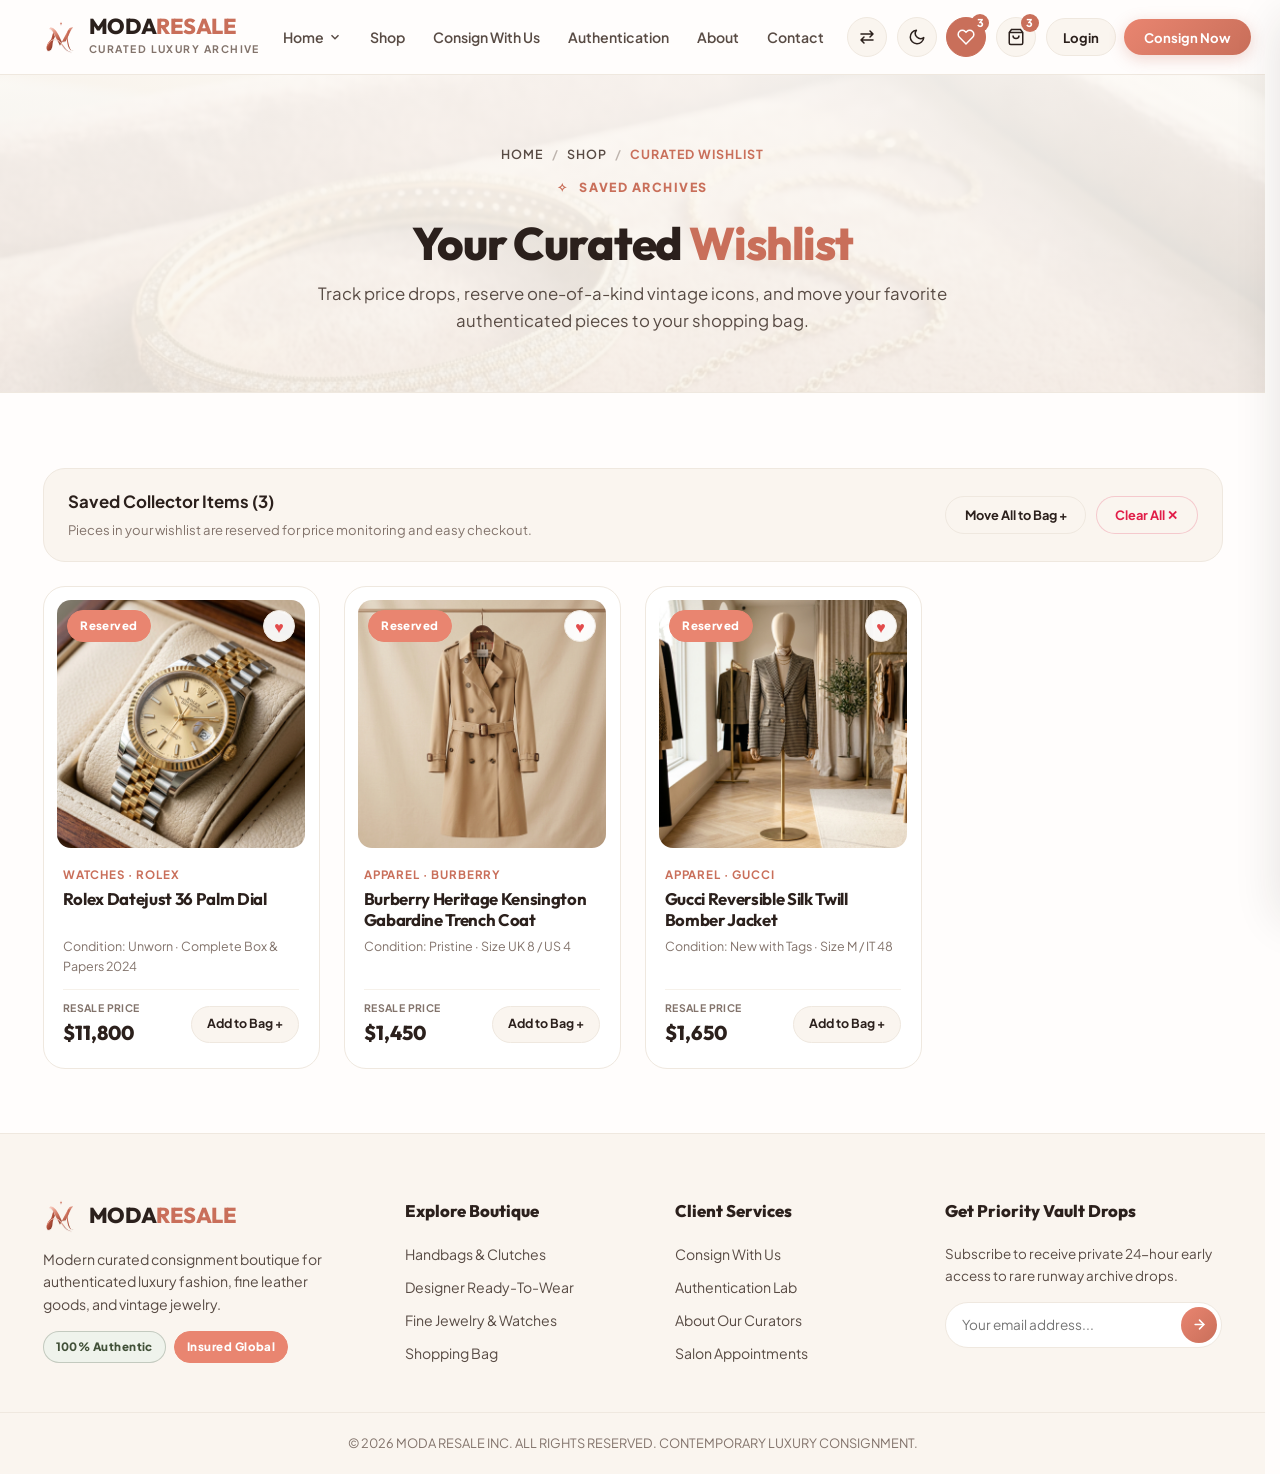
<file: wishlist.html>
<!DOCTYPE html>
<html lang="en" data-theme="light" dir="ltr">
<head>
  <meta charset="UTF-8">
  <meta name="viewport" content="width=device-width, initial-scale=1.0">
  <meta name="description" content="Access and manage your curated wishlist of authenticated designer handbags, rare watches, and couture pieces at Moda Resale.">
  <title>Saved Wishlist — Moda Resale | Authenticated Luxury Consignment</title>
  
  <link rel="icon" type="image/svg+xml" href="assets/images/favicon.svg">
  <link rel="apple-touch-icon" href="assets/images/logo.svg">
  <link rel="stylesheet" href="assets/css/style.css">
  <link rel="stylesheet" href="assets/css/responsive.css">
</head>
<body>

  <!-- Page Preloader -->
  <div class="page-loader" id="pageLoader" aria-hidden="true">
    <div class="loader-inner">
      <div class="loader-emblem-wrap">
        <div class="loader-halo"></div>
        <div class="loader-spinner"></div>
        <div class="loader-emblem">
          <img src="assets/images/logo.svg" alt="Moda Resale" width="28" height="28">
        </div>
      </div>
      <div class="loader-brand">MODA<span>RESALE</span></div>
      <div class="loader-tagline">Curated Luxury Archive</div>
      <div class="loader-progress-track">
        <div class="loader-progress-fill" id="loaderProgressFill"></div>
      </div>
      <div class="loader-status-row">
        <span class="loader-status-text" id="loaderStatusText">Authenticating</span>
        <span class="loader-percent" id="loaderPercent">18%</span>
      </div>
    </div>
  </div>

  <!-- Toast Container -->
  <div id="toastContainer" class="toast-container"></div>

  <!-- Header / Navbar -->
  <header class="site-header" id="siteHeader">
    <div class="container navbar-inner">
      
      <a href="index.html" class="brand-link" aria-label="Moda Resale Home">
        <span class="brand-mark"><img src="assets/images/logo.svg" alt="Moda Resale" width="36" height="36"></span>
        <div class="brand-text">
          <div class="brand-title">MODA<span>RESALE</span></div>
          <div class="brand-sub">Curated Luxury Archive</div>
        </div>
      </a>

      <!-- Desktop Navigation -->
      <nav class="main-nav" aria-label="Primary Navigation">
        <div class="nav-dropdown">
          <a href="index.html" class="nav-link dropdown-toggle">
            Home
            <svg viewBox="0 0 24 24" fill="none" stroke="currentColor" stroke-width="2.5"><polyline points="6 9 12 15 18 9"></polyline></svg>
          </a>
          <div class="dropdown-card-menu">
            <a href="index.html" class="dropdown-card-item">
              <span class="dropdown-card-title">Home 1 — Flagship Boutique</span>
              <span class="dropdown-card-desc">Curated drops, editorial lookbook &amp; valuation lab</span>
            </a>
            <a href="home-2.html" class="dropdown-card-item">
              <span class="dropdown-card-title">Home 2 — Archive Vault</span>
              <span class="dropdown-card-desc">Live drops, market price index &amp; rapid appraisal</span>
            </a>
          </div>
        </div>

        <a href="shop.html" class="nav-link">Shop</a>
        <a href="consign.html" class="nav-link">Consign With Us</a>
        <a href="authentication.html" class="nav-link">Authentication</a>
        <a href="about.html" class="nav-link">About</a>
        <a href="contact.html" class="nav-link">Contact</a>
      </nav>

      <!-- Header Actions -->
      <div class="header-actions">
        <button type="button" class="icon-btn" data-action="toggle-dir" aria-label="Toggle Direction" title="Switch LTR/RTL">
          <svg width="18" height="18" viewBox="0 0 24 24" fill="none" stroke="currentColor" stroke-width="2" stroke-linecap="round" stroke-linejoin="round">
            <path d="M4 8h16M16 4l4 4-4 4M20 16H4M8 12l-4 4 4 4"/>
          </svg>
        </button>

        <button type="button" class="icon-btn" data-action="toggle-theme" aria-label="Toggle Theme" title="Switch Light/Dark Mode">
          <span class="theme-icon-slot"></span>
        </button>

        <a href="wishlist.html" class="icon-btn active" aria-label="Saved Wishlist" title="View Wishlist" style="background:var(--accent-terracotta); color:#fff; border-color:var(--accent-terracotta);">
          <svg width="18" height="18" viewBox="0 0 24 24" fill="none" stroke="currentColor" stroke-width="2"><path d="M20.84 4.61a5.5 5.5 0 0 0-7.78 0L12 5.67l-1.06-1.06a5.5 5.5 0 0 0-7.78 0 5.5 5.5 0 0 0 0 7.78l1.06 1.06L12 21.23l7.78-7.78 1.06-1.06a5.5 5.5 0 0 0 0-7.78z"></path></svg>
          <b class="wishlist-count">0</b>
        </a>

        <a href="cart.html" class="icon-btn" aria-label="Shopping Bag" title="Shopping Bag">
          <svg width="18" height="18" viewBox="0 0 24 24" fill="none" stroke="currentColor" stroke-width="2"><path d="M6 2 3 6v14a2 2 0 0 0 2 2h14a2 2 0 0 0 2-2V6l-3-4Z"></path><path d="M3 6h18"></path><path d="M16 10a4 4 0 0 1-8 0"></path></svg>
          <b class="cart-count">0</b>
        </a>

        <div class="header-auth-pills">
          <a href="login.html" class="pill-btn">Login</a>
          <a href="consign.html" class="btn btn-gradient btn-sm header-cta-btn">Consign Now</a>
        </div>

        <button type="button" class="menu-toggle" id="menuToggle" aria-label="Open Navigation">☰</button>
      </div>

    </div>
  </header>

  <!-- Mobile Drawer -->
  <div class="mobile-drawer-backdrop" id="mobileDrawerBackdrop"></div>
  <aside class="mobile-drawer" id="mobileDrawer" aria-label="Mobile Navigation">
    <div class="mobile-drawer-head">
      <a href="index.html" class="brand-link">
        <span class="brand-mark"><img src="assets/images/logo.svg" alt="Moda Resale" width="36" height="36"></span>
        <div class="brand-title">MODA<span>RESALE</span></div>
      </a>
      <button type="button" class="icon-btn" id="mobileDrawerClose" aria-label="Close Navigation">✕</button>
    </div>

    <!-- Mobile Quick Commerce Bar (Wishlist & Cart Bag) -->
    <div class="mobile-quick-actions">
      <a href="wishlist.html" class="mobile-quick-item active" title="View Wishlist" style="background:var(--accent-terracotta); color:#fff;">
        <svg width="18" height="18" viewBox="0 0 24 24" fill="none" stroke="currentColor" stroke-width="2" stroke-linecap="round" stroke-linejoin="round"><path d="M20.84 4.61a5.5 5.5 0 0 0-7.78 0L12 5.67l-1.06-1.06a5.5 5.5 0 0 0-7.78 0 5.5 5.5 0 0 0 0 7.78l1.06 1.06L12 21.23l7.78-7.78 1.06-1.06a5.5 5.5 0 0 0 0-7.78z"></path></svg>
        <span>Wishlist (<b class="wishlist-count">0</b>)</span>
      </a>
      <a href="cart.html" class="mobile-quick-item" title="View Shopping Bag">
        <svg width="18" height="18" viewBox="0 0 24 24" fill="none" stroke="currentColor" stroke-width="2" stroke-linecap="round" stroke-linejoin="round"><path d="M6 2 3 6v14a2 2 0 0 0 2 2h14a2 2 0 0 0 2-2V6l-3-4Z"></path><path d="M3 6h18"></path><path d="M16 10a4 4 0 0 1-8 0"></path></svg>
        <span>Bag (<b class="cart-count">0</b>)</span>
      </a>
    </div>

    <nav class="mobile-drawer-links">
      <div class="mobile-nav-item">
        <a href="#" class="mobile-nav-link mobile-dropdown-toggle">
          <span>Home Pages</span>
          <svg width="14" height="14" viewBox="0 0 24 24" fill="none" stroke="currentColor" stroke-width="2.5"><polyline points="6 9 12 15 18 9"></polyline></svg>
        </a>
        <div class="mobile-sub-menu">
          <a href="index.html" class="mobile-sub-link">Home 1 — Classic Boutique</a>
          <a href="home-2.html" class="mobile-sub-link">Home 2 — Trending Vault</a>
        </div>
      </div>
      <a href="shop.html" class="mobile-nav-link">Shop Collection</a>
      <a href="wishlist.html" class="mobile-nav-link active">Saved Wishlist</a>
      <a href="cart.html" class="mobile-nav-link">Shopping Bag</a>
      <a href="consign.html" class="mobile-nav-link">Consign With Us</a>
      <a href="authentication.html" class="mobile-nav-link">Authentication</a>
      <a href="about.html" class="mobile-nav-link">About Maison</a>
      <a href="contact.html" class="mobile-nav-link">Contact & Salons</a>
    </nav>

    <div class="mobile-drawer-actions">
      <div class="mobile-toggles-grid">
        <button type="button" class="btn btn-light btn-sm" data-action="toggle-theme" aria-label="Toggle Theme">
          <span class="theme-icon-slot">
            <svg width="16" height="16" viewBox="0 0 24 24" fill="none" stroke="currentColor" stroke-width="2"><path d="M21 12.79A9 9 0 1 1 11.21 3 7 7 0 0 0 21 12.79z"></path></svg>
          </span>
          <span>Theme</span>
        </button>
        <button type="button" class="btn btn-light btn-sm" data-action="toggle-dir" aria-label="Toggle Direction">
          <svg width="16" height="16" viewBox="0 0 24 24" fill="none" stroke="currentColor" stroke-width="2" stroke-linecap="round" stroke-linejoin="round">
            <path d="M4 8h16M16 4l4 4-4 4M20 16H4M8 12l-4 4 4 4"/>
          </svg>
          <span>Direction</span>
        </button>
      </div>
      <div style="display:grid; grid-template-columns:1fr 1fr; gap:0.6rem; width:100%;">
        <a href="login.html" class="btn btn-light btn-sm" style="text-align:center;">Login</a>
        <a href="consign.html" class="btn btn-gradient btn-sm" style="text-align:center;">Consign Now</a>
      </div>
    </div>
  </aside>

  <!-- Main Content: Wishlist Page -->
  <main id="mainContent">

    <!-- SECTION 1: Standardized Inner Hero -->
    <section class="inner-page-hero inner-page-hero-wishlist">
      <div class="container">
        <div class="inner-hero-content">
          <nav class="inner-hero-breadcrumb" aria-label="Breadcrumb">
            <a href="index.html">Home</a>
            <span class="crumb-sep">/</span>
            <a href="shop.html">Shop</a>
            <span class="crumb-sep">/</span>
            <span class="crumb-active">Curated Wishlist</span>
          </nav>
          <p class="kicker">✧ &nbsp; SAVED ARCHIVES</p>
          <h1 class="inner-hero-title">Your Curated <span style="color:var(--accent-terracotta);">Wishlist</span></h1>
          <p class="inner-hero-subtitle">Track price drops, reserve one-of-a-kind vintage icons, and move your favorite authenticated pieces to your shopping bag.</p>
        </div>
      </div>
    </section>

    <!-- SECTION 2: Wishlist Controls & Product Grid -->
    <section class="section-spacing" style="padding-top: 1.5rem;">
      <div class="container">

        <!-- Wishlist Top Action Bar -->
        <div class="wishlist-top-bar" id="wishlistBar">
          <div>
            <span style="font-weight:700; font-size:1.05rem; color:var(--text-primary);">
              Saved Collector Items (<span id="wishlistItemsCount">0</span>)
            </span>
            <p style="font-size:0.82rem; color:var(--text-muted); margin:0.2rem 0 0 0;">
              Pieces in your wishlist are reserved for price monitoring and easy checkout.
            </p>
          </div>
          <div style="display:flex; gap:0.6rem; align-items:center;">
            <button type="button" class="btn btn-light btn-sm" id="moveAllToCartBtn" style="white-space:nowrap;">
              Move All to Bag +
            </button>
            <button type="button" class="btn btn-light btn-sm" id="clearWishlistBtn" style="color:#e11d48; border-color:rgba(225,29,72,0.2); white-space:nowrap;">
              Clear All ✕
            </button>
          </div>
        </div>

        <!-- Wishlist Grid Container -->
        <div class="product-grid" id="wishlistProductGrid" style="margin-top: 1.5rem;">
          <!-- Dynamically populated via JS -->
        </div>

        <!-- Empty Wishlist State -->
        <div id="wishlistEmptyState" class="empty-state-card" style="display:none; margin-top:2rem;">
          <div class="empty-state-icon">♡</div>
          <h2>Your Wishlist is Empty</h2>
          <p>You haven't saved any luxury fashion items yet. Browse our verified collections of Chanel, Hermes, Cartier, and Bottega Veneta to curate your wishlist.</p>
          <a href="shop.html" class="btn btn-gradient" style="margin-top:1.25rem;">Discover New Arrivals →</a>
        </div>

      </div>
    </section>

  </main>

  <!-- Modern Reusable Footer -->
  <footer class="site-footer">
    <div class="container">
      <div class="footer-main-grid">
        <div>
          <a href="index.html" class="brand-link" style="margin-bottom: 0.85rem;">
            <span class="brand-mark"><img src="assets/images/logo.svg" alt="Moda Resale" width="36" height="36"></span>
            <div class="brand-title">MODA<span>RESALE</span></div>
          </a>
          <p style="font-size: 0.88rem; color: var(--text-secondary); line-height: 1.6; max-width: 300px;">
            Modern curated consignment boutique for authenticated luxury fashion, fine leather goods, and vintage jewelry.
          </p>
          <div style="display:flex; gap:0.5rem; margin-top:1rem;">
            <span class="badge badge-sage">100% Authentic</span>
            <span class="badge badge-coral">Insured Global</span>
          </div>
        </div>

        <div>
          <div class="footer-col-title">Explore Boutique</div>
          <div class="footer-links">
            <a href="shop.html" class="footer-link">Handbags & Clutches</a>
            <a href="shop.html" class="footer-link">Designer Ready-To-Wear</a>
            <a href="shop.html" class="footer-link">Fine Jewelry & Watches</a>
            <a href="cart.html" class="footer-link">Shopping Bag</a>
          </div>
        </div>

        <div>
          <div class="footer-col-title">Client Services</div>
          <div class="footer-links">
            <a href="consign.html" class="footer-link">Consign With Us</a>
            <a href="authentication.html" class="footer-link">Authentication Lab</a>
            <a href="about.html" class="footer-link">About Our Curators</a>
            <a href="contact.html" class="footer-link">Salon Appointments</a>
          </div>
        </div>

        <div>
          <div class="footer-col-title">Get Priority Vault Drops</div>
          <p style="font-size: 0.84rem; color: var(--text-secondary);">
            Subscribe to receive private 24-hour early access to rare runway archive drops.
          </p>
          <form class="footer-subscribe-form" onsubmit="event.preventDefault(); modaToast('Thank you for subscribing to private drops!');">
            <input type="email" class="footer-subscribe-input" placeholder="Your email address..." required aria-label="Subscribe email">
            <button type="submit" class="footer-subscribe-btn" aria-label="Subscribe"><svg width="15" height="15" viewBox="0 0 24 24" fill="none" stroke="currentColor" stroke-width="2.5" stroke-linecap="round" stroke-linejoin="round"><line x1="5" y1="12" x2="19" y2="12"></line><polyline points="12 5 19 12 12 19"></polyline></svg></button>
          </form>
        </div>
      </div>
    </div>

    <div class="footer-bottom-bar">
      <div class="container">
        © 2026 MODA RESALE INC. ALL RIGHTS RESERVED. CONTEMPORARY LUXURY CONSIGNMENT.
      </div>
    </div>
  </footer>

  <button type="button" class="scroll-top-btn" id="scrollTopBtn" aria-label="Return to top">↑</button>

  <script src="assets/js/main.js"></script>
</body>
</html>
</file>
<file: assets/css/style.css>
/* ==========================================================================
   MODA RESALE — CONSIGNMENT & RESALE BOUTIQUE
   Modern, Fresh, Fashion-Forward & Friendly Design System
   Full Contrast Verified (Light Mode & Dark Mode)
   ========================================================================== */

/* 1. GOOGLE FONTS */
@import url('https://fonts.googleapis.com/css2?family=Plus+Jakarta+Sans:wght@400;500;600;700;800&family=Outfit:wght@500;600;700;800&display=swap');

/* 2. DESIGN TOKENS & CSS VARIABLES */
:root {
  /* Fresh & Fashionable Color Palette (Light Mode Default) */
  --bg-primary: #FFFDFC;          /* Crisp Warm White */
  --bg-surface: #FAF5EF;          /* Soft Cream */
  --bg-surface-elevated: #FFFFFF; /* Pure White Card */
  --bg-card: #FFFFFF;
  --bg-card-hover: #FCFAF7;
  --bg-header: rgba(255, 253, 252, 0.94);
  --bg-footer: #FAF5EF;           /* Light, Fresh Footer */
  --bg-subtle: #F3ECE4;
  --bg-pill: #F7EFEB;

  /* Accent System */
  --accent-coral: #E98570;        /* Warm Coral */
  --accent-terracotta: #C96F5A;   /* Terracotta */
  --accent-terracotta-dark: #A95542;
  --accent-blush: #E9B7B0;        /* Soft Blush */
  --accent-blush-light: #FBECE9;
  --accent-sage: #6E7764;         /* High-contrast Sage */
  --accent-sage-light: #EFF3EC;
  --accent-taupe: #8A7A70;        /* Soft Taupe */

  /* Text & Contrast */
  --text-primary: #2B201C;        /* Deep Espresso */
  --text-secondary: #584B44;      /* High-contrast Warm Charcoal */
  --text-muted: #82736B;          /* Muted Taupe */
  --text-inverse: #FFFFFF;

  /* Borders & Shadows */
  --border-color: #EFE8DF;
  --border-color-strong: #DECFC0;
  --border-color-subtle: #F6F1EA;

  /* Badge Tokens (Light Mode) */
  --badge-default-bg: #FBECE9;
  --badge-default-text: #C96F5A;
  --badge-default-border: rgba(201, 111, 90, 0.25);
  
  --badge-sage-bg: #EFF3EC;
  --badge-sage-text: #415038;
  --badge-sage-border: rgba(65, 80, 56, 0.25);

  --badge-dark-bg: #2B201C;
  --badge-dark-text: #FFFFFF;
  --badge-dark-border: rgba(43, 32, 28, 0.3);

  --badge-coral-bg: #E98570;
  --badge-coral-text: #FFFFFF;
  --badge-coral-border: #E98570;

  --badge-gold-bg: #FDF4E7;
  --badge-gold-text: #A6651E;
  --badge-gold-border: rgba(166, 101, 30, 0.25);

  --star-color: #D98207;

  /* Typography */
  --font-primary: 'Plus Jakarta Sans', -apple-system, BlinkMacSystemFont, 'Segoe UI', Roboto, sans-serif;
  --font-display: 'Outfit', 'Plus Jakarta Sans', sans-serif;

  /* Radii */
  --radius-sm: 8px;
  --radius-md: 14px;
  --radius-lg: 22px;
  --radius-xl: 30px;
  --radius-pill: 9999px;

  /* Elevations */
  --shadow-sm: 0 4px 12px rgba(43, 32, 28, 0.04);
  --shadow-md: 0 10px 28px rgba(43, 32, 28, 0.08);
  --shadow-lg: 0 18px 44px rgba(43, 32, 28, 0.12);
  --shadow-hover: 0 20px 48px rgba(201, 111, 90, 0.16);

  /* Container & Layout */
  --container-max-width: 1260px;
  --container-padding: clamp(1rem, 3.5vw, 2.5rem);
  --header-height: 74px;

  /* Transitions */
  --transition-fast: 0.18s cubic-bezier(0.2, 0, 0.2, 1);
  --transition-normal: 0.3s cubic-bezier(0.2, 0, 0.2, 1);
  --transition-smooth: 0.45s cubic-bezier(0.16, 1, 0.3, 1);
}

/* 3. DARK MODE TOKENS (Modern, ultra-high contrast espresso dark mode) */
[data-theme="dark"] {
  --bg-primary: #14100E;
  --bg-surface: #1E1714;
  --bg-surface-elevated: #28201B;
  --bg-card: #221B17;
  --bg-card-hover: #2C231E;
  --bg-header: rgba(20, 16, 14, 0.95);
  --bg-footer: #100D0B;
  --bg-subtle: #2C231E;
  --bg-pill: #302621;

  --accent-coral: #F49D8B;
  --accent-terracotta: #E2836E;
  --accent-terracotta-dark: #C96F5A;
  --accent-blush: #E9B7B0;
  --accent-blush-light: #3D2924;
  --accent-sage: #A7BA9D;
  --accent-sage-light: #243021;
  --accent-taupe: #C2B3A8;

  --text-primary: #FFFDFC;
  --text-secondary: #EAE0D6;
  --text-muted: #B8A99E;
  --text-inverse: #14100E;

  --border-color: #3C2F28;
  --border-color-strong: #5E4B40;
  --border-color-subtle: #29201B;

  /* Badge Tokens (Dark Mode - Full High-Contrast Readability) */
  --badge-default-bg: #3E2721;
  --badge-default-text: #FFA896;
  --badge-default-border: rgba(255, 168, 150, 0.4);

  --badge-sage-bg: #20311E;
  --badge-sage-text: #C0DAB8;
  --badge-sage-border: rgba(192, 218, 184, 0.4);

  --badge-dark-bg: #322621;
  --badge-dark-text: #FFFDFC;
  --badge-dark-border: #5E4B40;

  --badge-coral-bg: #E2836E;
  --badge-coral-text: #FFFFFF;
  --badge-coral-border: #E2836E;

  --badge-gold-bg: #382A1B;
  --badge-gold-text: #F5C685;
  --badge-gold-border: rgba(245, 198, 133, 0.4);

  --star-color: #F5BA48;

  --shadow-sm: 0 4px 12px rgba(0, 0, 0, 0.35);
  --shadow-md: 0 10px 28px rgba(0, 0, 0, 0.5);
  --shadow-lg: 0 18px 44px rgba(0, 0, 0, 0.65);
  --shadow-hover: 0 20px 48px rgba(226, 131, 110, 0.25);
}

/* 4. BASE RESET & BOX-SIZING */
*, *::before, *::after {
  box-sizing: border-box;
  margin: 0;
  padding: 0;
  min-width: 0;
}

html {
  font-size: 16px;
  scroll-behavior: smooth;
  -webkit-text-size-adjust: 100%;
  scrollbar-gutter: stable;
  overflow-y: scroll;
}

body {
  font-family: var(--font-primary);
  font-size: 0.95rem;
  line-height: 1.6;
  color: var(--text-primary);
  background-color: var(--bg-primary);
  transition: background-color var(--transition-normal), color var(--transition-normal);
  display: flex;
  flex-direction: column;
  min-height: 100vh;
  overflow-x: clip;
  word-wrap: break-word;
  overflow-wrap: break-word;
}

/* ==========================================================================
   EXCLUSIVE PRELOADER / LUXURY PAGE LOADER
   ========================================================================== */
.page-loader {
  position: fixed;
  top: 0;
  left: 0;
  width: 100vw;
  height: 100vh;
  height: 100dvh;
  background-color: var(--bg-primary);
  z-index: 999999;
  display: flex;
  align-items: center;
  justify-content: center;
  opacity: 1;
  visibility: visible;
  transition: opacity 0.55s cubic-bezier(0.16, 1, 0.3, 1),
              visibility 0.55s cubic-bezier(0.16, 1, 0.3, 1),
              transform 0.55s cubic-bezier(0.16, 1, 0.3, 1);
  overflow: hidden;
  user-select: none;
}

.page-loader.is-loaded {
  opacity: 0;
  visibility: hidden;
  transform: scale(1.02);
  pointer-events: none;
}

.loader-inner {
  display: flex;
  flex-direction: column;
  align-items: center;
  text-align: center;
  padding: 2rem;
  max-width: 90vw;
}

.loader-emblem-wrap {
  position: relative;
  width: 88px;
  height: 88px;
  display: flex;
  align-items: center;
  justify-content: center;
  margin-bottom: 1.4rem;
}

.loader-halo {
  position: absolute;
  inset: 0;
  border-radius: 50%;
  border: 1.5px dashed rgba(199, 90, 52, 0.35);
  animation: loaderSpin 10s linear infinite;
}

.loader-spinner {
  position: absolute;
  inset: -3px;
  border-radius: 50%;
  border: 2.5px solid transparent;
  border-top-color: var(--accent-terracotta);
  border-right-color: var(--accent-coral);
  animation: loaderSpinFast 1.2s cubic-bezier(0.68, -0.55, 0.27, 1.55) infinite;
}

.loader-emblem {
  width: 48px;
  height: 48px;
  border-radius: 50%;
  background: var(--bg-card);
  border: 1px solid var(--border-color);
  box-shadow: 0 8px 24px rgba(199, 90, 52, 0.16);
  display: flex;
  align-items: center;
  justify-content: center;
  position: relative;
  z-index: 2;
  animation: loaderPulse 2.2s ease-in-out infinite alternate;
}

.loader-emblem img {
  width: 28px;
  height: 28px;
  object-fit: contain;
}

.loader-brand {
  font-family: var(--font-primary);
  font-size: 1.35rem;
  font-weight: 800;
  letter-spacing: 0.18em;
  color: var(--text-primary);
  margin-bottom: 0.25rem;
  text-transform: uppercase;
}

.loader-brand span {
  color: var(--accent-terracotta);
}

.loader-tagline {
  font-size: 0.72rem;
  font-weight: 700;
  letter-spacing: 0.22em;
  text-transform: uppercase;
  color: var(--text-muted);
  margin-bottom: 1.4rem;
}

.loader-progress-track {
  width: 180px;
  max-width: 70vw;
  height: 3.5px;
  background-color: var(--border-color);
  border-radius: 99px;
  overflow: hidden;
  position: relative;
  margin-bottom: 0.75rem;
}

.loader-progress-fill {
  position: absolute;
  top: 0;
  left: 0;
  height: 100%;
  width: 15%;
  background: linear-gradient(90deg, var(--accent-terracotta), var(--accent-coral), var(--accent-terracotta));
  background-size: 200% 100%;
  border-radius: 99px;
  transition: width 0.25s ease-out;
  animation: loaderGradientShift 2s linear infinite;
}

.loader-status-row {
  display: flex;
  align-items: center;
  justify-content: space-between;
  width: 180px;
  max-width: 70vw;
  font-size: 0.68rem;
  font-weight: 700;
  letter-spacing: 0.08em;
  color: var(--text-muted);
  text-transform: uppercase;
}

@keyframes loaderSpin {
  0% { transform: rotate(0deg); }
  100% { transform: rotate(360deg); }
}

@keyframes loaderSpinFast {
  0% { transform: rotate(0deg); }
  100% { transform: rotate(360deg); }
}

@keyframes loaderPulse {
  0% { transform: scale(0.96); }
  100% { transform: scale(1.06); }
}

@keyframes loaderGradientShift {
  0% { background-position: 0% 50%; }
  100% { background-position: 200% 50%; }
}

/* Typography Hierarchy */
h1, h2, h3, h4, h5, h6 {
  font-family: var(--font-display);
  font-weight: 700;
  color: var(--text-primary);
  line-height: 1.2;
  letter-spacing: -0.02em;
  margin-bottom: 0.5em;
}

h1 { font-size: clamp(2rem, 4.2vw, 3.2rem); font-weight: 800; letter-spacing: -0.03em; }
h2 { font-size: clamp(1.65rem, 3.2vw, 2.4rem); font-weight: 800; }
h3 { font-size: clamp(1.2rem, 2.2vw, 1.55rem); font-weight: 700; }
h4 { font-size: clamp(1.05rem, 1.8vw, 1.3rem); font-weight: 700; }
h5 { font-size: 1.05rem; font-weight: 600; }
h6 { font-size: 0.9rem; font-weight: 700; text-transform: uppercase; letter-spacing: 0.08em; }

p {
  color: var(--text-secondary);
  margin-bottom: 0.9rem;
  line-height: 1.65;
}

p:last-child {
  margin-bottom: 0;
}

a {
  color: inherit;
  text-decoration: none;
  transition: all var(--transition-fast);
}

img, svg, picture {
  display: block;
  max-width: 100%;
  height: auto;
}

button, input, select, textarea {
  font: inherit;
  color: inherit;
  border: none;
  background: none;
  outline: none;
}

button {
  cursor: pointer;
  user-select: none;
}

ul, ol {
  list-style: none;
}

/* Modern Eyebrow / Kicker */
.kicker {
  display: inline-flex;
  align-items: center;
  gap: 0.45rem;
  font-size: 0.78rem;
  font-weight: 800;
  text-transform: uppercase;
  letter-spacing: 0.12em;
  color: var(--accent-terracotta);
  margin-bottom: 0.75rem;
}

.kicker-sage {
  color: var(--accent-sage);
}

/* 5. CONTAINER SYSTEM */
.container {
  width: 100%;
  max-width: var(--container-max-width);
  margin-left: auto;
  margin-right: auto;
  padding-left: var(--container-padding);
  padding-right: var(--container-padding);
}

.section-spacing {
  padding-top: clamp(2.5rem, 5vw, 4.5rem);
  padding-bottom: clamp(2.5rem, 5vw, 4.5rem);
}

.section-title-row {
  display: flex;
  align-items: flex-end;
  justify-content: space-between;
  flex-wrap: wrap;
  gap: 1.25rem;
  margin-bottom: 2rem;
}

.center-title {
  text-align: center;
  max-width: 640px;
  margin: 0 auto 2.5rem auto;
}

/* 6. BUTTON SYSTEM (Pill, energetic, clean) */
.btn {
  display: inline-flex;
  align-items: center;
  justify-content: center;
  gap: 0.55rem;
  font-family: var(--font-primary);
  font-size: 0.88rem;
  font-weight: 700;
  padding: 0.75rem 1.65rem;
  border-radius: var(--radius-pill);
  transition: all var(--transition-normal);
  text-align: center;
  white-space: nowrap;
  position: relative;
  overflow: hidden;
}

.btn-gradient {
  background: linear-gradient(135deg, var(--accent-coral) 0%, var(--accent-terracotta) 100%);
  color: #FFFFFF;
  box-shadow: 0 4px 16px rgba(201, 111, 90, 0.28);
  border: none;
}

.btn-gradient:hover {
  transform: translateY(-2px);
  box-shadow: 0 8px 24px rgba(201, 111, 90, 0.4);
  color: #FFFFFF;
}

.btn-dark {
  background-color: var(--badge-dark-bg);
  color: var(--badge-dark-text);
  border: 1.5px solid var(--badge-dark-border);
}

.btn-dark:hover {
  background-color: var(--accent-terracotta);
  border-color: var(--accent-terracotta);
  color: #FFFFFF;
  transform: translateY(-2px);
}

.btn-light {
  background-color: var(--bg-surface);
  color: var(--text-primary);
  border: 1.5px solid var(--border-color);
}

.btn-light:hover {
  border-color: var(--accent-terracotta);
  background-color: var(--bg-card);
  color: var(--accent-terracotta);
  transform: translateY(-2px);
}

.btn-outline {
  background-color: transparent;
  color: var(--accent-terracotta);
  border: 1.5px solid var(--accent-terracotta);
}

.btn-outline:hover {
  background-color: var(--accent-terracotta);
  color: #FFFFFF;
  transform: translateY(-2px);
}

.btn-sm {
  padding: 0.5rem 1.15rem;
  font-size: 0.8rem;
}

/* Icon Buttons */
.icon-btn {
  width: 40px;
  height: 40px;
  padding: 0;
  border-radius: var(--radius-pill);
  display: inline-flex;
  align-items: center;
  justify-content: center;
  border: 1.5px solid var(--border-color);
  background-color: var(--bg-surface);
  color: var(--text-primary);
  position: relative;
  transition: all var(--transition-fast);
}

.icon-btn:hover {
  border-color: var(--accent-terracotta);
  color: var(--accent-terracotta);
  background-color: var(--bg-card);
}

.icon-btn b {
  position: absolute;
  top: -4px;
  right: -4px;
  background-color: var(--accent-terracotta);
  color: #FFFFFF;
  font-size: 0.68rem;
  font-weight: 800;
  width: 18px;
  height: 18px;
  border-radius: var(--radius-pill);
  display: flex;
  align-items: center;
  justify-content: center;
}

/* Pill Action Links */
.pill-btn {
  display: inline-flex;
  align-items: center;
  justify-content: center;
  padding: 0.45rem 1rem;
  border-radius: var(--radius-pill);
  font-size: 0.82rem;
  font-weight: 700;
  border: 1.5px solid var(--border-color);
  background-color: var(--bg-surface);
  color: var(--text-primary);
}

.pill-btn:hover {
  border-color: var(--accent-terracotta);
  color: var(--accent-terracotta);
}

.pill-btn-solid {
  background: linear-gradient(135deg, var(--accent-coral) 0%, var(--accent-terracotta) 100%);
  color: #FFFFFF;
  border: none;
}

.pill-btn-solid:hover {
  color: #FFFFFF;
  opacity: 0.94;
  transform: translateY(-1px);
}

/* 7. BADGES & CHIPS (Full Contrast Guaranteed in Light & Dark) */
.badge {
  display: inline-flex;
  align-items: center;
  justify-content: center;
  gap: 0.3rem;
  font-size: 0.72rem;
  font-weight: 800;
  letter-spacing: 0.04em;
  padding: 0.35rem 0.75rem;
  border-radius: var(--radius-pill);
  background-color: var(--badge-default-bg);
  color: var(--badge-default-text);
  border: 1px solid var(--badge-default-border);
  max-width: 100%;
  white-space: normal;
  text-align: center;
  word-break: break-word;
  box-sizing: border-box;
}

/* Responsive Form & Stats Utility Grid Classes */
.form-grid-2 {
  display: grid;
  grid-template-columns: 1fr 1fr;
  gap: 1rem;
  width: 100%;
  box-sizing: border-box;
}

.form-grid-2 > * {
  min-width: 0;
  width: 100%;
}

.stats-grid-3 {
  display: grid;
  grid-template-columns: repeat(3, 1fr);
  gap: 0.6rem;
  margin-top: 1.25rem;
}

.dual-engine-steps {
  display: flex;
  flex-direction: column;
  gap: 0.95rem;
  margin-top: 1.75rem;
}

.step-list-item {
  display: flex;
  gap: 1.15rem;
  align-items: center;
  font-weight: 700;
  font-size: 1.02rem;
  line-height: 1.35;
}

.step-badge,
.step-pill {
  flex-shrink: 0;
  width: 90px;
  height: 32px;
  display: inline-flex;
  align-items: center;
  justify-content: center;
  border-radius: var(--radius-pill);
  font-size: 0.72rem;
  font-weight: 800;
  letter-spacing: 0.06em;
  text-transform: uppercase;
  line-height: 1;
}

.step-pill-coral,
.badge-coral.step-badge {
  background-color: var(--accent-coral);
  color: #FFFFFF;
  border: none;
}

.step-pill-sage,
.badge-sage.step-badge {
  background-color: #E2E8DE;
  color: #2F3D28;
  border: none;
}

[data-theme="dark"] .step-pill-sage,
[data-theme="dark"] .badge-sage.step-badge {
  background-color: #2E3B27;
  color: #D6E4CF;
}

.step-pill-dark,
.badge-dark.step-badge {
  background-color: #211B18;
  color: #FFFFFF;
  border: none;
}

[data-theme="dark"] .step-pill-dark,
[data-theme="dark"] .badge-dark.step-badge {
  background-color: #382D27;
  color: #FFFFFF;
}

.step-text {
  flex: 1;
  min-width: 0;
  font-size: 1.05rem;
  font-weight: 700;
  color: var(--text-primary);
  line-height: 1.35;
}

.badge-sage {
  background-color: var(--badge-sage-bg);
  color: var(--badge-sage-text);
  border: 1px solid var(--badge-sage-border);
}

.badge-dark {
  background-color: var(--badge-dark-bg);
  color: var(--badge-dark-text);
  border: 1px solid var(--badge-dark-border);
}

.badge-coral {
  background-color: var(--badge-coral-bg);
  color: var(--badge-coral-text);
  border: 1px solid var(--badge-coral-border);
}

.badge-gold {
  background-color: var(--badge-gold-bg);
  color: var(--badge-gold-text);
  border: 1px solid var(--badge-gold-border);
}

.review-stars {
  color: var(--star-color);
  font-size: 1.15rem;
  letter-spacing: 2px;
  line-height: 1;
}

/* 8. COMPACT MODERN NAVBAR */
.site-header {
  position: sticky;
  top: 0;
  z-index: 1000;
  background-color: var(--bg-header);
  backdrop-filter: blur(12px);
  -webkit-backdrop-filter: blur(12px);
  border-bottom: 1.5px solid var(--border-color);
  transition: all var(--transition-normal);
}

.site-header.is-scrolled {
  box-shadow: var(--shadow-sm);
  background-color: var(--bg-card);
}

.navbar-inner {
  display: flex;
  align-items: center;
  justify-content: space-between;
  height: var(--header-height);
  gap: 1.25rem;
}

/* Brand / Logo */
.brand-link {
  display: flex;
  align-items: center;
  gap: 0.65rem;
  text-decoration: none;
  flex-shrink: 0;
}

.brand-mark {
  width: 36px;
  height: 36px;
  display: flex;
  align-items: center;
  justify-content: center;
  flex-shrink: 0;
  transition: transform var(--transition-fast);
}

.brand-mark img {
  width: 100%;
  height: 100%;
  object-fit: contain;
  display: block;
}

.brand-link:hover .brand-mark {
  transform: scale(1.08);
}

.brand-text {
  display: flex;
  flex-direction: column;
}

.brand-title {
  font-family: var(--font-display);
  font-size: 1.35rem;
  font-weight: 800;
  letter-spacing: -0.02em;
  color: var(--text-primary);
  line-height: 1;
}

.brand-title span {
  color: var(--accent-terracotta);
}

.brand-sub {
  font-size: 0.65rem;
  font-weight: 700;
  letter-spacing: 0.14em;
  text-transform: uppercase;
  color: var(--text-muted);
  margin-top: 0.2rem;
}

/* Desktop Nav Items */
.main-nav {
  display: flex;
  align-items: center;
  gap: 1.35rem;
  flex-shrink: 0;
}

.nav-link {
  font-size: 0.88rem;
  font-weight: 600;
  color: var(--text-secondary);
  padding: 0.45rem 0.2rem;
  position: relative;
  display: inline-flex;
  align-items: center;
  gap: 0.3rem;
  transition: color var(--transition-fast);
  white-space: nowrap;
}

.nav-link:hover,
.nav-link.active {
  color: var(--accent-terracotta);
}

.nav-link.active::after {
  content: '';
  position: absolute;
  bottom: -4px;
  left: 0;
  right: 0;
  height: 2.5px;
  background-color: var(--accent-terracotta);
  border-radius: 2px;
}

/* Dropdown Menu (Home 1 & Home 2) */
.nav-dropdown {
  position: relative;
  flex-shrink: 0;
}

.dropdown-toggle {
  cursor: pointer;
  display: inline-flex;
  align-items: center;
  gap: 0.25rem;
}

.dropdown-toggle svg {
  width: 14px;
  height: 14px;
  transition: transform var(--transition-fast);
}

.nav-dropdown.is-open .dropdown-toggle svg,
.nav-dropdown:hover .dropdown-toggle svg {
  transform: rotate(180deg);
}

.dropdown-card-menu {
  position: absolute;
  top: calc(100% + 0.6rem);
  left: 0;
  min-width: 220px;
  background-color: var(--bg-card);
  border: 1.5px solid var(--border-color);
  border-radius: var(--radius-md);
  box-shadow: var(--shadow-lg);
  padding: 0.5rem;
  opacity: 0;
  visibility: hidden;
  transform: translateY(8px);
  transition: all var(--transition-fast);
  z-index: 1050;
}

[dir="rtl"] .dropdown-card-menu {
  left: auto;
  right: 0;
}

.nav-dropdown.is-open .dropdown-card-menu,
.nav-dropdown:hover .dropdown-card-menu {
  opacity: 1;
  visibility: visible;
  transform: translateY(0);
}

.dropdown-card-item {
  display: flex;
  flex-direction: column;
  padding: 0.65rem 0.85rem;
  border-radius: var(--radius-sm);
  transition: background-color var(--transition-fast);
}

.dropdown-card-item:hover,
.dropdown-card-item.active {
  background-color: var(--bg-surface);
}

.dropdown-card-title {
  font-size: 0.86rem;
  font-weight: 700;
  color: var(--text-primary);
}

.dropdown-card-desc {
  font-size: 0.72rem;
  color: var(--text-muted);
  margin-top: 0.15rem;
}

/* Header Actions */
.header-actions {
  display: flex;
  align-items: center;
  gap: 0.6rem;
  flex-shrink: 0;
}

.header-auth-pills {
  display: flex;
  align-items: center;
  gap: 0.55rem;
  flex-shrink: 0;
}

.header-cta-btn {
  padding: 0.48rem 1.25rem !important;
  font-size: 0.82rem !important;
  font-weight: 700 !important;
  white-space: nowrap !important;
  border-radius: var(--radius-pill) !important;
  display: inline-flex !important;
  align-items: center !important;
  justify-content: center !important;
}

.menu-toggle {
  display: none;
  width: 40px;
  height: 40px;
  border-radius: var(--radius-pill);
  background-color: var(--bg-surface);
  border: 1.5px solid var(--border-color);
  color: var(--text-primary);
  align-items: center;
  justify-content: center;
  font-size: 1.25rem;
  cursor: pointer;
  transition: background-color var(--transition-fast), border-color var(--transition-fast), color var(--transition-fast), transform var(--transition-fast);
}

.menu-toggle:hover {
  background-color: var(--bg-card);
  border-color: var(--accent-terracotta);
  color: var(--accent-terracotta);
  transform: scale(1.04);
}

@media (min-width: 1081px) {
  .menu-toggle {
    display: none !important;
    visibility: hidden !important;
    opacity: 0 !important;
    pointer-events: none !important;
  }
}

.no-transitions,
.no-transitions *,
.no-transitions *::before,
.no-transitions *::after {
  transition: none !important;
}

/* Scroll Lock when Mobile Drawer is Open */
body.menu-open,
html.menu-open {
  overflow: hidden !important;
  height: 100vh !important;
  touch-action: none !important;
}

/* 9. MOBILE & TABLET DRAWER */
.mobile-drawer-backdrop {
  position: fixed;
  inset: 0;
  background-color: rgba(20, 16, 14, 0.65);
  backdrop-filter: blur(4px);
  opacity: 0;
  visibility: hidden;
  transition: all var(--transition-normal);
  z-index: 1090;
  touch-action: none;
}

.mobile-drawer-backdrop.is-open {
  opacity: 1;
  visibility: visible;
}

.mobile-drawer {
  position: fixed;
  top: 0;
  right: 0;
  bottom: 0;
  width: min(85vw, 360px);
  background-color: var(--bg-card);
  border-left: 1.5px solid var(--border-color);
  box-shadow: var(--shadow-lg);
  display: flex;
  flex-direction: column;
  padding: 1.5rem;
  transform: translateX(100%);
  transition: transform var(--transition-smooth);
  z-index: 1095;
  overflow-y: auto;
  overscroll-behavior: contain;
  -webkit-overflow-scrolling: touch;
}

[dir="rtl"] .mobile-drawer {
  right: auto;
  left: 0;
  border-left: none;
  border-right: 1.5px solid var(--border-color);
  transform: translateX(-100%);
}

.mobile-drawer.is-open {
  transform: translateX(0);
}

.mobile-drawer-head {
  display: flex;
  align-items: center;
  justify-content: space-between;
  padding-bottom: 1.2rem;
  border-bottom: 1.5px solid var(--border-color);
  margin-bottom: 1.2rem;
}

.mobile-quick-actions {
  display: grid;
  grid-template-columns: 1fr 1fr;
  gap: 0.5rem;
  margin-bottom: 1.2rem;
  width: 100%;
}

.mobile-quick-item {
  display: inline-flex;
  align-items: center;
  justify-content: center;
  gap: 0.4rem;
  padding: 0.65rem 0.5rem;
  background-color: var(--bg-surface);
  border: 1px solid var(--border-color);
  border-radius: var(--radius-sm);
  color: var(--text-primary);
  font-size: 0.8rem;
  font-weight: 700;
  text-decoration: none;
  white-space: nowrap;
  min-width: 0;
  box-sizing: border-box;
  transition: all var(--transition-fast);
}

.mobile-quick-item span {
  white-space: nowrap;
  line-height: 1;
  display: inline-flex;
  align-items: center;
}

.mobile-quick-item:hover {
  background-color: var(--bg-card);
  border-color: var(--accent-terracotta);
  color: var(--accent-terracotta);
}

.mobile-quick-item svg {
  flex-shrink: 0;
  width: 17px !important;
  height: 17px !important;
  min-width: 17px !important;
  min-height: 17px !important;
  display: block;
}

.mobile-drawer-links {
  display: flex;
  flex-direction: column;
  gap: 0.35rem;
  flex-grow: 1;
}

.mobile-nav-link {
  display: flex;
  align-items: center;
  justify-content: space-between;
  padding: 0.75rem 0.9rem;
  font-size: 0.95rem;
  font-weight: 600;
  color: var(--text-primary);
  border-radius: var(--radius-sm);
  transition: background-color var(--transition-fast);
}

.mobile-nav-link:hover,
.mobile-nav-link.active {
  background-color: var(--bg-surface);
  color: var(--accent-terracotta);
}

.mobile-sub-menu {
  display: none;
  flex-direction: column;
  gap: 0.25rem;
  padding-left: 1.2rem;
  margin-bottom: 0.5rem;
}

[dir="rtl"] .mobile-sub-menu {
  padding-left: 0;
  padding-right: 1.2rem;
}

.mobile-sub-menu.is-open {
  display: flex;
}

.mobile-sub-link {
  padding: 0.5rem 0.75rem;
  font-size: 0.85rem;
  color: var(--text-secondary);
  border-radius: var(--radius-sm);
}

.mobile-sub-link:hover,
.mobile-sub-link.active {
  background-color: var(--bg-surface);
  color: var(--accent-terracotta);
}

.mobile-drawer-actions {
  margin-top: auto;
  padding-top: 1.25rem;
  border-top: 1.5px solid var(--border-color);
  display: flex;
  flex-direction: column;
  gap: 0.85rem;
}

.mobile-toggles-grid {
  display: grid;
  grid-template-columns: 1fr 1fr;
  gap: 0.6rem;
}

/* 10. MODERN HERO SHELL */
.hero-shell {
  display: grid;
  grid-template-columns: 1.15fr 0.95fr;
  align-items: center;
  gap: clamp(2rem, 4vw, 3.5rem);
  padding-top: clamp(0.5rem, 1.5vw, 1rem);
  padding-bottom: clamp(1.5rem, 3vw, 2.5rem);
}

.hero-copy {
  display: flex;
  flex-direction: column;
  align-items: flex-start;
}

.hero-copy h1 {
  margin-bottom: 1rem;
}

.hero-copy p {
  font-size: 1.05rem;
  margin-bottom: 1.75rem;
  max-width: 520px;
}

.hero-buttons {
  display: flex;
  align-items: center;
  flex-wrap: wrap;
  gap: 0.85rem;
  margin-bottom: 2rem;
}

.hero-stats-row {
  display: flex;
  align-items: center;
  gap: 1.75rem;
  padding-top: 1.5rem;
  border-top: 1.5px solid var(--border-color);
  width: 100%;
}

.hero-stat-item b {
  display: block;
  font-family: var(--font-display);
  font-size: 1.5rem;
  font-weight: 800;
  color: var(--text-primary);
  line-height: 1;
}

.hero-stat-item span {
  font-size: 0.75rem;
  font-weight: 600;
  color: var(--text-muted);
  text-transform: uppercase;
  letter-spacing: 0.06em;
}

.hero-media-card {
  position: relative;
  border-radius: var(--radius-xl);
  overflow: hidden;
  box-shadow: var(--shadow-lg);
  border: 1.5px solid var(--border-color);
  background-color: var(--bg-surface);
  aspect-ratio: 4 / 3.5;
}

.hero-media-card img {
  width: 100%;
  height: 100%;
  object-fit: cover;
  transition: transform var(--transition-smooth);
}

.hero-media-card:hover img {
  transform: scale(1.03);
}

/* Floating Trending Pill on Hero */
.hero-trending-badge {
  position: absolute;
  bottom: 18px;
  left: 18px;
  max-width: calc(100% - 36px);
  box-sizing: border-box;
  background-color: rgba(255, 255, 255, 0.96);
  backdrop-filter: blur(10px);
  border: 1.5px solid var(--border-color);
  border-radius: var(--radius-md);
  padding: 0.65rem 1rem;
  display: flex;
  align-items: center;
  gap: 0.75rem;
  box-shadow: var(--shadow-md);
  z-index: 2;
  overflow: hidden;
}

[dir="rtl"] .hero-trending-badge {
  left: auto;
  right: 18px;
}

[data-theme="dark"] .hero-trending-badge {
  background-color: rgba(34, 27, 23, 0.96);
  border-color: #544238;
}

.trending-icon {
  width: 32px;
  height: 32px;
  border-radius: var(--radius-pill);
  background-color: var(--badge-default-bg);
  color: var(--badge-default-text);
  display: flex;
  align-items: center;
  justify-content: center;
  font-size: 1rem;
  flex-shrink: 0;
}

.trending-text {
  min-width: 0;
  flex: 1;
}

.trending-text small {
  display: block;
  font-size: 0.65rem;
  font-weight: 800;
  color: var(--accent-terracotta);
  text-transform: uppercase;
  letter-spacing: 0.08em;
  white-space: nowrap;
  overflow: hidden;
  text-overflow: ellipsis;
}

.trending-text b {
  display: block;
  font-size: 0.85rem;
  color: var(--text-primary);
  line-height: 1.25;
  word-break: break-word;
}

/* ==========================================================================
   10B. UNIFIED INNER PAGE HERO (Shop, Consign, Auth, About, Contact)
   Consistent height, balanced spacing, breadcrumb rhythm across all inner pages
   ========================================================================== */
.inner-page-hero {
  padding-top: clamp(3rem, 5.5vw, 4.5rem);
  padding-bottom: clamp(2.6rem, 4.5vw, 3.8rem);
  margin-bottom: clamp(2rem, 4vw, 3.25rem);
  background-color: var(--bg-surface);
  background-size: cover;
  background-position: center center;
  background-repeat: no-repeat;
  border-bottom: 1.5px solid var(--border-color);
  text-align: center;
  position: relative;
  overflow: hidden;
}

.inner-page-hero::before {
  content: '';
  position: absolute;
  inset: 0;
  background: linear-gradient(180deg, rgba(253, 251, 247, 0.93) 0%, rgba(247, 243, 237, 0.89) 100%);
  pointer-events: none;
  z-index: 1;
}

[data-theme="dark"] .inner-page-hero::before {
  background: linear-gradient(180deg, rgba(20, 16, 14, 0.94) 0%, rgba(30, 23, 20, 0.90) 100%);
}

.inner-hero-content {
  position: relative;
  z-index: 2;
  max-width: 840px;
  margin: 0 auto;
  display: flex;
  flex-direction: column;
  align-items: center;
  text-align: center;
}

.inner-hero-breadcrumb {
  display: inline-flex;
  align-items: center;
  gap: 0.5rem;
  font-size: 0.78rem;
  font-weight: 600;
  color: var(--text-muted);
  margin-bottom: 0.75rem;
  text-transform: uppercase;
  letter-spacing: 0.08em;
}

.inner-hero-breadcrumb a {
  color: var(--text-secondary);
}

.inner-hero-breadcrumb a:hover {
  color: var(--accent-terracotta);
}

.inner-hero-breadcrumb .crumb-sep {
  opacity: 0.5;
}

.inner-hero-breadcrumb .crumb-active {
  color: var(--accent-terracotta);
  font-weight: 700;
}

.inner-hero-title {
  font-size: clamp(2rem, 3.8vw, 2.85rem);
  font-weight: 800;
  letter-spacing: -0.025em;
  margin-top: 0.35rem;
  margin-bottom: 0.65rem;
  line-height: 1.2;
  color: var(--text-primary);
}

.inner-hero-subtitle {
  font-size: clamp(0.92rem, 1.6vw, 1.05rem);
  color: var(--text-secondary);
  max-width: 680px;
  margin: 0 auto;
  line-height: 1.6;
}

/* Page-Specific High-Resolution Hero Background Images */
.inner-page-hero-shop {
  background-image: url('../images/categories/cat_handbags.jpg');
}

.inner-page-hero-consign {
  background-image: url('../images/consign/consign-inspection-hero.jpg');
}

.inner-page-hero-auth {
  background-image: url('../images/authentication/authentication-lab-hero.jpg');
}

.inner-page-hero-about {
  background-image: url('../images/about/about-boutique-hero.jpg');
}

.inner-page-hero-contact {
  background-image: url('../images/contact/contact-amenity-vault.jpg');
}

.inner-page-hero-cart {
  background-image: url('../images/about/about-circular-packaging.jpg');
}

.inner-page-hero-wishlist {
  background-image: url('../images/categories/cat_jewelry.jpg');
}

.inner-page-hero-login,
.inner-page-hero-register {
  background-image: url('../images/boutique/auth_register_visual.jpg');
}

/* Home 1 Hero Ambient Backdrop */
.hero-home1-section {
  position: relative;
  background-size: cover;
  background-position: center;
  background-repeat: no-repeat;
  background-image: url('../images/categories/cat_apparel.jpg');
  border-bottom: 1.5px solid var(--border-color);
}

.hero-home1-section::before {
  content: '';
  position: absolute;
  inset: 0;
  background: linear-gradient(135deg, rgba(255, 253, 252, 0.94) 0%, rgba(250, 245, 239, 0.90) 100%);
  pointer-events: none;
  z-index: 1;
}

[data-theme="dark"] .hero-home1-section::before {
  background: linear-gradient(135deg, rgba(20, 16, 14, 0.94) 0%, rgba(30, 23, 20, 0.90) 100%);
}

.hero-home1-section .container {
  position: relative;
  z-index: 2;
}

/* ==========================================================================
   10C. HOME 2 — THE ARCHIVE VAULT HERO (Distinct Asymmetric Editorial Layout)
   ========================================================================== */
.hero-vault-shell {
  padding-top: clamp(1.5rem, 3vw, 2.5rem);
  padding-bottom: clamp(2rem, 4vw, 3rem);
}

.vault-ticker-bar {
  display: flex;
  align-items: center;
  justify-content: space-between;
  gap: 1rem;
  padding: 0.65rem 1.25rem;
  background: var(--bg-surface);
  border: 1.5px solid var(--border-color);
  border-radius: var(--radius-pill);
  margin-bottom: clamp(1.5rem, 3vw, 2.5rem);
  box-shadow: var(--shadow-sm);
  flex-wrap: wrap;
}

.vault-live-pill {
  display: inline-flex;
  align-items: center;
  gap: 0.5rem;
  font-size: 0.72rem;
  font-weight: 800;
  text-transform: uppercase;
  letter-spacing: 0.1em;
  color: var(--accent-terracotta);
  background: rgba(201, 111, 90, 0.12);
  padding: 0.3rem 0.75rem;
  border-radius: var(--radius-pill);
}

.vault-live-dot {
  width: 8px;
  height: 8px;
  border-radius: 50%;
  background-color: var(--accent-coral);
  box-shadow: 0 0 0 0 rgba(224, 122, 95, 0.7);
  animation: vaultPulse 2s infinite;
}

@keyframes vaultPulse {
  0% {
    transform: scale(0.95);
    box-shadow: 0 0 0 0 rgba(224, 122, 95, 0.7);
  }
  70% {
    transform: scale(1);
    box-shadow: 0 0 0 6px rgba(224, 122, 95, 0);
  }
  100% {
    transform: scale(0.95);
    box-shadow: 0 0 0 0 rgba(224, 122, 95, 0);
  }
}

.vault-ticker-msg {
  font-size: 0.82rem;
  font-weight: 600;
  color: var(--text-secondary);
}

.vault-ticker-tags {
  display: flex;
  align-items: center;
  gap: 0.4rem;
  flex-wrap: wrap;
}

.vault-tag {
  font-size: 0.72rem;
  font-weight: 700;
  color: var(--accent-terracotta);
  background: var(--bg-card);
  border: 1px solid var(--border-color);
  padding: 0.2rem 0.6rem;
  border-radius: var(--radius-pill);
}

.hero-vault-main-grid {
  display: grid;
  grid-template-columns: 1.12fr 1fr;
  align-items: center;
  gap: clamp(2rem, 4vw, 3.5rem);
  margin-bottom: clamp(2rem, 3.5vw, 3rem);
}

.hero-vault-copy {
  display: flex;
  flex-direction: column;
  align-items: flex-start;
}

.hero-vault-copy h1 {
  font-size: clamp(2.1rem, 4.2vw, 3.25rem);
  line-height: 1.15;
  margin-top: 0.4rem;
  margin-bottom: 1rem;
  letter-spacing: -0.03em;
}

.vault-accent-glow {
  color: var(--accent-terracotta);
  position: relative;
  display: inline-block;
}

.hero-vault-copy p.vault-desc {
  font-size: 1.02rem;
  color: var(--text-secondary);
  line-height: 1.65;
  margin-bottom: 1.6rem;
  max-width: 530px;
}

.hero-vault-quick-search {
  display: flex;
  align-items: center;
  gap: 0.5rem;
  width: 100%;
  max-width: 480px;
  background: var(--bg-card);
  border: 1.5px solid var(--border-color);
  border-radius: var(--radius-pill);
  padding: 0.35rem 0.35rem 0.35rem 1.1rem;
  margin-bottom: 1rem;
  box-shadow: var(--shadow-sm);
  transition: border-color var(--transition-fast), box-shadow var(--transition-fast);
}

.hero-vault-quick-search:focus-within {
  border-color: var(--accent-terracotta);
  box-shadow: 0 0 0 3px rgba(201, 111, 90, 0.15);
}

.vault-search-input-wrap {
  display: flex;
  align-items: center;
  gap: 0.6rem;
  flex: 1;
  color: var(--text-muted);
}

.vault-search-input-wrap input {
  width: 100%;
  font-size: 0.88rem;
  color: var(--text-primary);
}

.vault-search-input-wrap input::placeholder {
  color: var(--text-muted);
}

.vault-search-btn {
  padding: 0.55rem 1.2rem;
  font-size: 0.82rem;
  border-radius: var(--radius-pill);
  white-space: nowrap;
}

.vault-popular-shortcuts {
  font-size: 0.82rem;
  color: var(--text-muted);
  margin-bottom: 1.5rem;
  display: flex;
  align-items: center;
  gap: 0.35rem 0.5rem;
  flex-wrap: wrap;
  line-height: 1.5;
}

.vault-trending-label {
  font-weight: 700;
  color: var(--text-primary);
  margin-right: 0.15rem;
}

.vault-tag {
  color: var(--accent-terracotta);
  font-weight: 600;
  text-decoration: none;
  border-bottom: 1.5px solid rgba(201, 111, 90, 0.35);
  padding-bottom: 1px;
  transition: all var(--transition-fast);
  white-space: nowrap;
}

.vault-tag:hover {
  color: var(--accent-coral);
  border-bottom-color: var(--accent-coral);
}

.vault-dot {
  color: var(--border-color-strong);
  font-size: 0.75rem;
  user-select: none;
}

.hero-vault-actions {
  display: flex;
  align-items: center;
  gap: 0.85rem;
  flex-wrap: wrap;
}

.hero-vault-visual-pane {
  position: relative;
  border-radius: var(--radius-xl);
  overflow: hidden;
  box-shadow: var(--shadow-lg);
  border: 1.5px solid var(--border-color);
  background: var(--bg-surface);
  aspect-ratio: 4 / 3.4;
}

.hero-vault-visual-pane img {
  width: 100%;
  height: 100%;
  object-fit: cover;
  transition: transform var(--transition-smooth);
}

.hero-vault-visual-pane:hover img {
  transform: scale(1.03);
}

.vault-floating-top-badge {
  position: absolute;
  top: 18px;
  right: 18px;
  background: rgba(20, 16, 14, 0.82);
  backdrop-filter: blur(8px);
  color: #FFFFFF;
  padding: 0.4rem 0.85rem;
  border-radius: var(--radius-pill);
  font-size: 0.72rem;
  font-weight: 700;
  letter-spacing: 0.08em;
  text-transform: uppercase;
  border: 1px solid rgba(255, 255, 255, 0.2);
  z-index: 2;
}

[dir="rtl"] .vault-floating-top-badge {
  right: auto;
  left: 18px;
}

.vault-floating-card {
  position: absolute;
  bottom: 18px;
  left: 18px;
  right: 18px;
  background: rgba(255, 255, 255, 0.95);
  backdrop-filter: blur(12px);
  border: 1.5px solid var(--border-color);
  border-radius: var(--radius-md);
  padding: 0.85rem 1.1rem;
  display: flex;
  align-items: center;
  justify-content: space-between;
  gap: 0.75rem;
  box-shadow: var(--shadow-md);
  z-index: 2;
}

[dir="rtl"] .vault-floating-card {
  direction: rtl;
}

[data-theme="dark"] .vault-floating-card {
  background: rgba(34, 27, 23, 0.95);
  border-color: #544238;
}

.vault-floating-card-info small {
  display: block;
  font-size: 0.65rem;
  font-weight: 800;
  color: var(--accent-terracotta);
  text-transform: uppercase;
  letter-spacing: 0.08em;
}

.vault-floating-card-info b {
  font-size: 0.88rem;
  color: var(--text-primary);
  display: block;
  margin-top: 0.1rem;
}

.vault-floating-card-info span {
  font-size: 0.75rem;
  color: var(--text-muted);
}

.vault-floating-card-price {
  text-align: right;
  flex-shrink: 0;
}

[dir="rtl"] .vault-floating-card-price {
  text-align: left;
}

.vault-floating-card-price .price-val {
  font-family: var(--font-display);
  font-size: 1.15rem;
  font-weight: 800;
  color: var(--text-primary);
  display: block;
  line-height: 1;
}

.vault-floating-card-price .price-orig {
  font-size: 0.72rem;
  color: var(--text-muted);
  text-decoration: line-through;
}

/* 10E. HOME 2 — VAULT LIQUIDATION PROCESS GRID */
.vault-process-grid {
  display: grid;
  grid-template-columns: repeat(4, 1fr);
  gap: 1.25rem;
  position: relative;
  margin-top: 1.5rem;
}

.vault-process-card {
  background: var(--bg-card);
  border: 1.5px solid var(--border-color);
  border-radius: var(--radius-lg);
  padding: 1.6rem 1.35rem;
  position: relative;
  display: flex;
  flex-direction: column;
  text-align: left;
  transition: all var(--transition-normal);
  box-shadow: var(--shadow-sm);
}

.vault-process-card:hover {
  transform: translateY(-4px);
  border-color: var(--accent-terracotta);
  box-shadow: var(--shadow-hover);
}

.vault-process-card .vault-step-tag {
  align-self: flex-start;
  margin-bottom: 0.9rem;
  font-size: 0.72rem;
  font-weight: 800;
  letter-spacing: 0.06em;
  padding: 0.32rem 0.8rem;
  border-radius: var(--radius-pill);
}

.vault-process-card h3 {
  font-size: 1.12rem;
  margin-bottom: 0.45rem;
  color: var(--text-primary);
}

.vault-process-card p {
  font-size: 0.88rem;
  color: var(--text-secondary);
  line-height: 1.55;
  margin-bottom: 0;
}

.hero-vault-metrics-grid {
  display: grid;
  grid-template-columns: repeat(4, 1fr);
  gap: 1rem;
}

.vault-metric-box {
  background: var(--bg-surface);
  border: 1.5px solid var(--border-color);
  border-radius: var(--radius-md);
  padding: 1.1rem 1.25rem;
  transition: all var(--transition-fast);
}

.vault-metric-box:hover {
  background: var(--bg-card);
  border-color: var(--border-color-strong);
  transform: translateY(-2px);
}

.vault-metric-num {
  font-family: var(--font-display);
  font-size: 1.55rem;
  font-weight: 800;
  color: var(--text-primary);
  line-height: 1.1;
  margin-bottom: 0.25rem;
}

.vault-metric-label {
  font-size: 0.75rem;
  font-weight: 700;
  color: var(--text-muted);
  text-transform: uppercase;
  letter-spacing: 0.06em;
}

/* 11. BENEFIT CARDS SECTION */
.benefits-grid {
  display: grid;
  grid-template-columns: repeat(auto-fit, minmax(240px, 1fr));
  gap: 1.25rem;
}

.benefit-card {
  background-color: var(--bg-surface);
  border: 1.5px solid var(--border-color);
  border-radius: var(--radius-lg);
  padding: 1.5rem;
  display: flex;
  align-items: flex-start;
  gap: 1rem;
  transition: all var(--transition-normal);
}

.benefit-card:hover {
  transform: translateY(-3px);
  background-color: var(--bg-card);
  border-color: var(--border-color-strong);
  box-shadow: var(--shadow-md);
}

.benefit-icon-badge {
  width: 44px;
  height: 44px;
  border-radius: 12px;
  background: var(--badge-default-bg);
  color: var(--badge-default-text);
  border: 1px solid var(--badge-default-border);
  display: flex;
  align-items: center;
  justify-content: center;
  flex-shrink: 0;
  font-size: 1.25rem;
}

/* Home 2 Dedicated Department Navigation Cards */
.home2-cat-grid {
  display: grid;
  grid-template-columns: repeat(4, 1fr);
  gap: 1.25rem;
}

.home2-cat-card {
  background-color: var(--bg-card);
  border: 1.5px solid var(--border-color);
  border-radius: var(--radius-lg);
  overflow: hidden;
  display: flex;
  flex-direction: column;
  transition: all var(--transition-normal);
  text-decoration: none;
  box-shadow: var(--shadow-sm);
}

.home2-cat-card:hover {
  transform: translateY(-4px);
  border-color: var(--accent-terracotta);
  box-shadow: var(--shadow-hover);
}

.home2-cat-media {
  position: relative;
  width: 100%;
  aspect-ratio: 16 / 11;
  background-color: var(--bg-surface);
  overflow: hidden;
}

.home2-cat-media img {
  width: 100%;
  height: 100%;
  object-fit: cover;
  transition: transform var(--transition-smooth);
}

.home2-cat-card:hover .home2-cat-media img {
  transform: scale(1.06);
}

.home2-cat-count-badge {
  position: absolute;
  top: 12px;
  right: 12px;
  background: rgba(20, 16, 14, 0.75);
  backdrop-filter: blur(6px);
  color: #FFFFFF;
  font-size: 0.7rem;
  font-weight: 700;
  padding: 0.25rem 0.65rem;
  border-radius: var(--radius-pill);
  letter-spacing: 0.04em;
  z-index: 2;
}

[dir="rtl"] .home2-cat-count-badge {
  right: auto;
  left: 12px;
}

.home2-cat-body {
  padding: 1.25rem;
  display: flex;
  flex-direction: column;
  flex-grow: 1;
}

.home2-cat-kicker {
  font-size: 0.68rem;
  font-weight: 800;
  text-transform: uppercase;
  letter-spacing: 0.1em;
  color: var(--accent-terracotta);
  margin-bottom: 0.35rem;
}

.home2-cat-title {
  font-family: var(--font-display);
  font-size: 1.15rem;
  font-weight: 700;
  color: var(--text-primary);
  margin-bottom: 0.45rem;
  line-height: 1.3;
}

.home2-cat-desc {
  font-size: 0.85rem;
  color: var(--text-secondary);
  line-height: 1.5;
  margin-bottom: 1rem;
  display: -webkit-box;
  -webkit-line-clamp: 2;
  -webkit-box-orient: vertical;
  overflow: hidden;
  min-height: 2.55em;
}

.home2-cat-cta {
  margin-top: auto;
  display: inline-flex;
  align-items: center;
  gap: 0.4rem;
  font-size: 0.82rem;
  font-weight: 700;
  color: var(--accent-terracotta);
  transition: gap var(--transition-fast), color var(--transition-fast);
}

.home2-cat-card:hover .home2-cat-cta {
  gap: 0.65rem;
  color: var(--accent-coral);
}

.benefit-icon-badge.icon-sage,
.benefit-card:nth-child(2) .benefit-icon-badge {
  background: var(--badge-sage-bg);
  color: var(--badge-sage-text);
  border-color: var(--badge-sage-border);
}

.benefit-icon-badge.icon-gold,
.benefit-card:nth-child(3) .benefit-icon-badge {
  background: var(--badge-gold-bg);
  color: var(--badge-gold-text);
  border-color: var(--badge-gold-border);
}

.benefit-icon-badge.icon-coral,
.benefit-card:nth-child(4) .benefit-icon-badge {
  background: var(--badge-coral-bg);
  color: var(--badge-coral-text);
  border-color: var(--badge-coral-border);
}

.benefit-icon-badge.icon-dark {
  background: var(--badge-dark-bg);
  color: var(--badge-dark-text);
  border-color: var(--badge-dark-border);
}

.benefit-card h3 {
  font-size: 1.05rem;
  margin-bottom: 0.25rem;
}

.benefit-card p {
  font-size: 0.85rem;
  color: var(--text-secondary);
  line-height: 1.5;
}

/* 12. PRODUCT CARDS & GRID */
.product-grid {
  display: grid;
  grid-template-columns: repeat(auto-fill, minmax(260px, 1fr));
  gap: 1.5rem;
}

@keyframes modaFadeIn {
  from {
    opacity: 0;
    transform: translateY(12px) scale(0.98);
  }
  to {
    opacity: 1;
    transform: translateY(0) scale(1);
  }
}

/* FAQ Accordion Styling */
details.faq-details summary::-webkit-details-marker {
  display: none;
}
details.faq-details summary {
  list-style: none;
}
details.faq-details[open] {
  border-color: var(--accent-terracotta) !important;
  box-shadow: 0 6px 20px rgba(184, 91, 53, 0.08);
}
details.faq-details[open] summary .faq-arrow {
  transform: rotate(180deg);
}

.product-card {
  background-color: var(--bg-card);
  border: 1.5px solid var(--border-color);
  border-radius: var(--radius-lg);
  padding: 0.85rem;
  display: flex;
  flex-direction: column;
  transition: all var(--transition-normal);
  position: relative;
}

.product-card:hover {
  transform: translateY(-4px);
  border-color: var(--accent-terracotta);
  box-shadow: var(--shadow-hover);
}

.product-photo-wrap {
  position: relative;
  width: 100%;
  aspect-ratio: 1 / 1;
  border-radius: var(--radius-md);
  background-color: var(--bg-surface);
  overflow: hidden;
  margin-bottom: 0.85rem;
}

.product-photo-wrap img {
  width: 100%;
  height: 100%;
  object-fit: cover;
  transition: transform var(--transition-smooth);
}

.product-card:hover .product-photo-wrap img {
  transform: scale(1.05);
}

.product-tag {
  position: absolute;
  top: 10px;
  left: 10px;
  z-index: 2;
}

[dir="rtl"] .product-tag {
  left: auto;
  right: 10px;
}

.wishlist-btn {
  position: absolute;
  top: 10px;
  right: 10px;
  z-index: 2;
  width: 32px;
  height: 32px;
  border-radius: var(--radius-pill);
  background-color: rgba(255, 255, 255, 0.95);
  border: 1.5px solid var(--border-color);
  color: var(--text-muted);
  display: flex;
  align-items: center;
  justify-content: center;
  font-size: 1rem;
  transition: all var(--transition-fast);
}

[dir="rtl"] .wishlist-btn {
  right: auto;
  left: 10px;
}

[data-theme="dark"] .wishlist-btn {
  background-color: rgba(34, 27, 23, 0.95);
  border-color: #544238;
  color: var(--text-secondary);
}

.wishlist-btn:hover {
  background-color: #FFFFFF;
  color: #E24B4B;
  transform: scale(1.1);
}

[data-theme="dark"] .wishlist-btn:hover {
  background-color: #2C231E;
  color: #FF6B6B;
}

.product-info {
  display: flex;
  flex-direction: column;
  flex-grow: 1;
  padding: 0.25rem 0.35rem 0.35rem 0.35rem;
}

.product-cat {
  font-size: 0.72rem;
  font-weight: 700;
  text-transform: uppercase;
  letter-spacing: 0.08em;
  color: var(--accent-terracotta);
  margin-bottom: 0.2rem;
}

.product-name {
  font-family: var(--font-display);
  font-size: 1.05rem;
  font-weight: 700;
  color: var(--text-primary);
  margin-bottom: 0.35rem;
  line-height: 1.3;
  display: -webkit-box;
  -webkit-line-clamp: 2;
  -webkit-box-orient: vertical;
  overflow: hidden;
  min-height: 2.6em;
}

.product-condition {
  font-size: 0.78rem;
  color: var(--text-muted);
  margin-bottom: 0.75rem;
}

.product-bottom-row {
  margin-top: auto;
  display: flex;
  align-items: center;
  justify-content: space-between;
  gap: 0.5rem;
  padding-top: 0.65rem;
  border-top: 1px solid var(--border-color-subtle);
}

.product-price-box small {
  display: block;
  font-size: 0.65rem;
  font-weight: 700;
  color: var(--text-muted);
  text-transform: uppercase;
  letter-spacing: 0.04em;
}

.product-price-box b {
  font-family: var(--font-display);
  font-size: 1.25rem;
  font-weight: 800;
  color: var(--text-primary);
}

.add-cart-btn {
  background: var(--bg-surface);
  border: 1.5px solid var(--border-color);
  color: var(--text-primary);
  font-size: 0.78rem;
  font-weight: 700;
  padding: 0.45rem 0.95rem;
  border-radius: var(--radius-pill);
  transition: all var(--transition-fast);
}

.add-cart-btn:hover {
  background: var(--accent-terracotta);
  border-color: var(--accent-terracotta);
  color: #FFFFFF;
}

/* 13. CATEGORY CARDS SECTION */
.category-grid {
  display: grid;
  grid-template-columns: repeat(auto-fit, minmax(240px, 1fr));
  gap: 1.25rem;
}

.category-card {
  position: relative;
  border-radius: var(--radius-lg);
  overflow: hidden;
  background-color: var(--bg-surface);
  border: 1.5px solid var(--border-color);
  aspect-ratio: 4 / 4.2;
  display: flex;
  flex-direction: column;
  justify-content: flex-end;
  padding: 1.5rem;
  transition: all var(--transition-normal);
  text-decoration: none;
}

.category-card img {
  position: absolute;
  inset: 0;
  width: 100%;
  height: 100%;
  object-fit: cover;
  transition: transform var(--transition-smooth);
}

.category-card::after {
  content: '';
  position: absolute;
  inset: 0;
  background: linear-gradient(180deg, rgba(20, 16, 14, 0.05) 0%, rgba(20, 16, 14, 0.82) 100%);
  transition: background var(--transition-normal);
}

.category-card:hover {
  transform: translateY(-4px);
  box-shadow: var(--shadow-hover);
  border-color: var(--accent-terracotta);
}

.category-card:hover img {
  transform: scale(1.06);
}

.category-card-content {
  position: relative;
  z-index: 2;
  color: #FFFFFF;
}

.category-card-content h3 {
  color: #FFFFFF;
  font-size: 1.35rem;
  margin-bottom: 0.2rem;
  text-shadow: 0 2px 6px rgba(0, 0, 0, 0.4);
}

.category-card-content span {
  font-size: 0.82rem;
  font-weight: 700;
  color: var(--accent-blush);
  text-shadow: 0 1px 4px rgba(0, 0, 0, 0.4);
}

/* 14. INTERACTIVE CONSIGNMENT & CURATE LAB */
.curate-lab-shell {
  background: linear-gradient(135deg, var(--bg-surface) 0%, var(--bg-subtle) 100%);
  border: 1.5px solid var(--border-color);
  border-radius: var(--radius-xl);
  padding: clamp(2rem, 4vw, 3.5rem);
}

.lab-grid {
  display: grid;
  grid-template-columns: 1fr 1.15fr;
  gap: clamp(1.5rem, 3.5vw, 3rem);
  align-items: center;
}

.lab-builder-card {
  background-color: var(--bg-card);
  border: 1.5px solid var(--border-color);
  border-radius: var(--radius-lg);
  padding: 1.75rem;
  box-shadow: var(--shadow-md);
}

.builder-step {
  margin-bottom: 1.25rem;
}

.builder-step b {
  display: block;
  font-size: 0.85rem;
  font-weight: 700;
  color: var(--text-primary);
  margin-bottom: 0.6rem;
}

.builder-choices {
  display: flex;
  flex-wrap: wrap;
  gap: 0.45rem;
}

.choice-btn {
  padding: 0.5rem 1rem;
  border-radius: var(--radius-pill);
  font-size: 0.82rem;
  font-weight: 700;
  background-color: var(--bg-surface);
  border: 1.5px solid var(--border-color);
  color: var(--text-primary);
  transition: all var(--transition-fast);
  cursor: pointer;
}

.choice-btn:hover {
  border-color: var(--accent-terracotta);
  color: var(--accent-terracotta);
}

.choice-btn.selected {
  background: linear-gradient(135deg, var(--accent-coral), var(--accent-terracotta)) !important;
  border-color: transparent !important;
  color: #FFFFFF !important;
  font-weight: 700;
  box-shadow: 0 4px 12px rgba(201, 111, 90, 0.25);
}

[data-theme="dark"] .choice-btn {
  background-color: var(--bg-surface);
  color: var(--text-primary);
  border-color: var(--border-color);
}

[data-theme="dark"] .choice-btn.selected {
  background: linear-gradient(135deg, var(--accent-coral), var(--accent-terracotta)) !important;
  border-color: transparent !important;
  color: #FFFFFF !important;
}

.builder-total-row {
  display: flex;
  align-items: center;
  justify-content: space-between;
  padding-top: 1.25rem;
  border-top: 1.5px solid var(--border-color);
  margin-top: 1.25rem;
}

.builder-total-row small {
  display: block;
  font-size: 0.68rem;
  font-weight: 700;
  color: var(--text-muted);
  text-transform: uppercase;
}

.builder-total-row b {
  font-family: var(--font-display);
  font-size: 1.45rem;
  font-weight: 800;
  color: var(--accent-terracotta);
}

/* 15. MODERN CTA BANNER */
.cta-banner {
  background: linear-gradient(135deg, var(--accent-terracotta) 0%, var(--accent-coral) 100%);
  color: #FFFFFF;
  border-radius: var(--radius-xl);
  padding: clamp(2.5rem, 5vw, 4rem);
  position: relative;
  overflow: hidden;
  box-shadow: var(--shadow-lg);
  text-align: center;
  display: flex;
  flex-direction: column;
  align-items: center;
  justify-content: center;
}

.cta-banner > div,
.cta-banner-content {
  max-width: 680px !important;
  margin-left: auto !important;
  margin-right: auto !important;
  display: flex !important;
  flex-direction: column !important;
  align-items: center !important;
  text-align: center !important;
}

.cta-banner h2 {
  color: #FFFFFF;
  margin-bottom: 0.85rem;
  text-align: center;
}

.cta-banner p {
  color: rgba(255, 255, 255, 0.94);
  max-width: 600px;
  font-size: 1.05rem;
  margin-left: auto;
  margin-right: auto;
  margin-bottom: 1.75rem;
  text-align: center;
  line-height: 1.6;
}

.cta-banner .badge {
  align-self: center;
  margin: 0 auto 1rem auto;
}

.cta-banner .btn {
  align-self: center;
}

.cta-banner div[style*="display:flex"],
.cta-banner .cta-btn-row {
  display: flex;
  justify-content: center !important;
  align-items: center;
  flex-wrap: wrap;
  gap: 0.85rem;
  margin: 0 auto;
}

.cta-banner .btn-dark {
  background-color: #2B201C;
  color: #FFFFFF;
  border: 1.5px solid rgba(255, 255, 255, 0.2);
}

.cta-banner .btn-dark:hover {
  background-color: #FFFFFF;
  color: #2B201C;
  border-color: #FFFFFF;
}

/* 16. FORMS & INPUTS */
.form-group {
  display: flex;
  flex-direction: column;
  gap: 0.35rem;
  margin-bottom: 1.15rem;
}

.form-label {
  font-size: 0.8rem;
  font-weight: 700;
  color: var(--text-primary);
}

.form-control {
  width: 100%;
  padding: 0.75rem 1.1rem;
  background-color: var(--bg-surface);
  border: 1.5px solid var(--border-color);
  border-radius: var(--radius-md);
  color: var(--text-primary);
  font-size: 0.92rem;
  transition: all var(--transition-fast);
}

.form-control:focus {
  border-color: var(--accent-terracotta);
  background-color: var(--bg-card);
  box-shadow: 0 0 0 3px rgba(201, 111, 90, 0.18);
}

.form-control::placeholder {
  color: var(--text-muted);
  opacity: 0.85;
}

select.form-control {
  appearance: none;
  -webkit-appearance: none;
  -moz-appearance: none;
  background-image: url("data:image/svg+xml;charset=UTF-8,%3csvg xmlns='http://www.w3.org/2000/svg' viewBox='0 0 24 24' fill='none' stroke='%23C96F5A' stroke-width='2' stroke-linecap='round' stroke-linejoin='round'%3e%3cpolyline points='6 9 12 15 18 9'%3e%3c/polyline%3e%3c/svg%3e");
  background-repeat: no-repeat;
  background-position: right 1.1rem center;
  background-size: 14px;
  padding-right: 2.75rem;
  cursor: pointer;
}

[dir="rtl"] select.form-control {
  background-position: left 1.1rem center;
  padding-right: 1.1rem;
  padding-left: 2.75rem;
}

/* 16B. VIP COMMUNICATION CHANNELS COMPONENT */
.vip-channels-grid {
  display: grid;
  grid-template-columns: repeat(3, 1fr);
  gap: 1.5rem;
  align-items: stretch;
}

.vip-channel-card {
  background-color: var(--bg-card);
  border: 1.5px solid var(--border-color);
  border-radius: var(--radius-lg);
  padding: 1.6rem 1.4rem;
  display: flex;
  flex-direction: column;
  height: 100%;
  box-sizing: border-box;
  transition: all var(--transition-normal);
}

.vip-channel-card:hover {
  transform: translateY(-3px);
  border-color: var(--accent-terracotta);
  box-shadow: var(--shadow-md);
}

.vip-channel-header {
  display: flex;
  align-items: center;
  gap: 0.85rem;
  margin-bottom: 0.85rem;
}

.vip-channel-header .benefit-icon-badge {
  width: 44px;
  height: 44px;
  border-radius: 12px;
  display: flex;
  align-items: center;
  justify-content: center;
  flex-shrink: 0;
}

.vip-channel-header h3 {
  font-size: 1.08rem;
  font-weight: 700;
  color: var(--text-primary);
  margin: 0;
  line-height: 1.25;
}

.vip-channel-card p {
  font-size: 0.86rem;
  color: var(--text-secondary);
  line-height: 1.5;
  margin-bottom: 1.25rem;
  flex-grow: 1;
}

.vip-channel-link {
  font-size: 0.88rem;
  font-weight: 700;
  display: inline-flex;
  align-items: center;
  gap: 0.35rem;
  margin-top: auto;
  white-space: nowrap;
  transition: all var(--transition-fast);
  text-decoration: none;
}

.vip-channel-link.link-terracotta {
  color: var(--accent-terracotta);
}

.vip-channel-link.link-sage {
  color: var(--accent-sage);
}

.vip-channel-link.link-coral {
  color: var(--accent-coral);
}

.vip-channel-link:hover {
  transform: translateX(4px);
  text-decoration: underline;
}

[dir="rtl"] .vip-channel-link:hover {
  transform: translateX(-4px);
}


select.form-control option {
  background-color: var(--bg-card);
  color: var(--text-primary);
}

textarea.form-control {
  resize: vertical;
  min-height: 110px;
}

/* 17. REUSABLE FOOTER */
.site-footer {
  background-color: var(--bg-footer);
  border-top: 1.5px solid var(--border-color);
  margin-top: auto;
  padding-top: clamp(3rem, 5vw, 4.5rem);
}

.footer-main-grid {
  display: grid;
  grid-template-columns: 1.4fr 1fr 1fr 1.2fr;
  gap: clamp(1.5rem, 3vw, 2.75rem);
  padding-bottom: 3rem;
}

.footer-col-title {
  font-family: var(--font-display);
  font-size: 1.05rem;
  font-weight: 800;
  color: var(--text-primary);
  margin-bottom: 1.15rem;
}

.footer-links {
  display: flex;
  flex-direction: column;
  gap: 0.65rem;
}

.footer-link {
  font-size: 0.88rem;
  color: var(--text-secondary);
  transition: color var(--transition-fast);
}

.footer-link:hover {
  color: var(--accent-terracotta);
}

.footer-subscribe-form {
  display: flex;
  background-color: var(--bg-card);
  border: 1.5px solid var(--border-color);
  border-radius: var(--radius-pill);
  padding: 0.25rem 0.25rem 0.25rem 1rem;
  overflow: hidden;
  margin-top: 0.85rem;
}

[dir="rtl"] .footer-subscribe-form {
  padding: 0.25rem 1rem 0.25rem 0.25rem;
}

.footer-subscribe-input {
  flex-grow: 1;
  font-size: 0.85rem;
  color: var(--text-primary);
}

.footer-subscribe-btn {
  width: 36px;
  height: 36px;
  border-radius: var(--radius-pill);
  background: linear-gradient(135deg, var(--accent-coral), var(--accent-terracotta));
  color: #FFFFFF;
  display: inline-flex;
  align-items: center;
  justify-content: center;
  border: none;
  cursor: pointer;
  flex-shrink: 0;
  padding: 0;
  line-height: 1;
  transition: all var(--transition-fast);
}

.footer-subscribe-btn svg {
  display: block;
  margin: auto;
}

[dir="rtl"] .footer-subscribe-btn svg {
  transform: rotate(180deg);
}

.footer-subscribe-btn:hover {
  opacity: 0.92;
  transform: scale(1.05);
}

.footer-bottom-bar {
  border-top: 1.5px solid var(--border-color);
  padding: 1.25rem 0;
  font-size: 0.8rem;
  color: var(--text-muted);
  text-align: center;
}

/* 18. SCROLL TO TOP & TOAST NOTIFICATION */
.scroll-top-btn {
  position: fixed;
  bottom: 24px;
  right: 24px;
  width: 44px;
  height: 44px;
  border-radius: var(--radius-pill);
  background-color: var(--text-primary);
  color: var(--bg-primary);
  border: 1.5px solid var(--border-color);
  box-shadow: var(--shadow-md);
  display: flex;
  align-items: center;
  justify-content: center;
  cursor: pointer;
  opacity: 0;
  visibility: hidden;
  transform: translateY(12px);
  transition: all var(--transition-normal);
  z-index: 990;
}

[dir="rtl"] .scroll-top-btn {
  right: auto;
  left: 24px;
}

.scroll-top-btn.is-visible {
  opacity: 1;
  visibility: visible;
  transform: translateY(0);
}

.scroll-top-btn:hover {
  background-color: var(--accent-terracotta);
  color: #FFFFFF;
  transform: translateY(-3px);
}

.toast-container {
  position: fixed;
  bottom: 24px;
  left: 50%;
  transform: translateX(-50%);
  z-index: 9999;
  pointer-events: none;
  display: flex;
  flex-direction: column-reverse;
  align-items: center;
  gap: 8px;
  width: max-content;
  max-width: min(520px, calc(100vw - 32px));
  padding: 0 8px;
  box-sizing: border-box;
}

.toast {
  pointer-events: auto;
  background: rgba(28, 22, 18, 0.95);
  color: #FFFDFC;
  backdrop-filter: blur(16px);
  -webkit-backdrop-filter: blur(16px);
  padding: 0.8rem 1.15rem;
  border-radius: 12px;
  font-size: 0.84rem;
  font-weight: 600;
  line-height: 1.45;
  box-shadow: 0 12px 32px rgba(0, 0, 0, 0.3), 0 2px 6px rgba(0, 0, 0, 0.12);
  display: flex;
  align-items: center;
  gap: 0.75rem;
  opacity: 0;
  transform: translateY(16px) scale(0.96);
  transition: opacity 0.32s cubic-bezier(0.16, 1, 0.3, 1), transform 0.32s cubic-bezier(0.16, 1, 0.3, 1);
  border: 1px solid rgba(255, 255, 255, 0.14);
  width: 100%;
  max-width: 100%;
  box-sizing: border-box;
  text-align: left;
}

[data-theme="dark"] .toast {
  background: rgba(18, 14, 12, 0.96);
  color: #FFFDFC;
  border-color: rgba(235, 220, 205, 0.16);
  box-shadow: 0 14px 36px rgba(0, 0, 0, 0.5), 0 2px 8px rgba(0, 0, 0, 0.25);
}

.toast.is-show {
  opacity: 1;
  transform: translateY(0) scale(1);
}

.toast-icon-wrap {
  width: 28px;
  height: 28px;
  border-radius: 50%;
  background: rgba(199, 90, 52, 0.2);
  color: #E07A5F;
  display: flex;
  align-items: center;
  justify-content: center;
  flex-shrink: 0;
}

[data-theme="dark"] .toast-icon-wrap {
  background: rgba(224, 122, 95, 0.25);
  color: #F4A261;
}

.toast-text {
  flex: 1;
  min-width: 0;
  word-break: break-word;
  overflow-wrap: break-word;
  color: inherit;
}

[dir="rtl"] .toast {
  text-align: right;
}

/* Amenity Cards & Contact Interactive Map Styles */
.amenity-card {
  background-color: var(--bg-card);
  border: 1.5px solid var(--border-color);
  border-radius: var(--radius-lg);
  overflow: hidden;
  display: flex;
  flex-direction: column;
  transition: transform var(--transition-normal), box-shadow var(--transition-normal), border-color var(--transition-normal);
}

.amenity-card:hover {
  transform: translateY(-4px);
  border-color: var(--accent-terracotta);
  box-shadow: var(--shadow-md);
}

.amenity-card-media {
  position: relative;
  width: 100%;
  aspect-ratio: 16 / 10;
  overflow: hidden;
  background-color: var(--bg-surface);
}

.amenity-card-media img {
  width: 100%;
  height: 100%;
  object-fit: cover;
  transition: transform var(--transition-slow);
}

.amenity-card:hover .amenity-card-media img {
  transform: scale(1.05);
}

.amenity-card-body {
  padding: 1.35rem 1.5rem 1.5rem;
  display: flex;
  flex-direction: column;
  flex-grow: 1;
}

.amenity-card-body h3 {
  font-size: 1.15rem;
  margin-bottom: 0.45rem;
  color: var(--text-primary);
}

.amenity-card-body p {
  font-size: 0.85rem;
  color: var(--text-secondary);
  line-height: 1.55;
  margin-bottom: 0;
}

/* Interactive Salon Map Container */
.salon-map-shell {
  background-color: var(--bg-card);
  border: 1.5px solid var(--border-color);
  border-radius: var(--radius-xl);
  padding: 1.5rem;
  box-shadow: var(--shadow-sm);
}

.salon-map-tabs {
  display: flex;
  flex-wrap: wrap;
  gap: 0.6rem;
  margin-bottom: 1.25rem;
}

.salon-map-tab-btn {
  padding: 0.55rem 1.25rem;
  border-radius: var(--radius-pill);
  font-size: 0.85rem;
  font-weight: 700;
  border: 1.5px solid var(--border-color);
  background-color: var(--bg-surface);
  color: var(--text-primary);
  cursor: pointer;
  transition: all var(--transition-fast);
}

.salon-map-tab-btn:hover {
  border-color: var(--accent-terracotta);
  color: var(--accent-terracotta);
}

.salon-map-tab-btn.is-active {
  background: linear-gradient(135deg, var(--accent-coral), var(--accent-terracotta)) !important;
  color: #FFFFFF !important;
  border-color: transparent !important;
  box-shadow: 0 4px 14px rgba(201, 111, 90, 0.35);
}

[data-theme="dark"] .salon-map-tab-btn {
  background-color: var(--bg-surface);
  color: var(--text-primary);
  border-color: var(--border-color);
}

[data-theme="dark"] .salon-map-tab-btn.is-active {
  background: linear-gradient(135deg, var(--accent-coral), var(--accent-terracotta)) !important;
  color: #FFFFFF !important;
  border-color: transparent !important;
}

.salon-map-frame-wrapper {
  position: relative;
  width: 100%;
  height: 400px;
  border-radius: var(--radius-lg);
  overflow: hidden;
  border: 1.5px solid var(--border-color);
  background-color: var(--bg-surface);
}

.salon-map-frame-wrapper iframe {
  width: 100%;
  height: 100%;
  border: none;
}

/* 23. RESPONSIVE COMPONENT HELPERS */
.lookup-input-group {
  max-width: 580px;
  width: 100%;
  margin: 0 auto;
  display: flex;
  align-items: center;
  background: var(--bg-card);
  border: 1.5px solid var(--border-color);
  border-radius: var(--radius-pill);
  padding: 0.35rem 0.35rem 0.35rem 1.4rem;
  box-shadow: var(--shadow-sm);
  transition: border-color var(--transition-fast), box-shadow var(--transition-fast);
}

.lookup-input-group:focus-within {
  border-color: var(--accent-terracotta);
  box-shadow: 0 0 0 3px rgba(201, 111, 90, 0.16);
}

.lookup-input-group .form-control,
.lookup-input-group input,
.lookup-input {
  flex: 1;
  min-width: 0;
  background: transparent !important;
  border: none !important;
  outline: none !important;
  box-shadow: none !important;
  font-family: var(--font-primary);
  font-size: 0.96rem;
  font-weight: 700;
  color: var(--text-primary);
  text-align: left !important;
  letter-spacing: 0.04em;
  text-transform: uppercase;
  padding: 0.5rem 0.5rem 0.5rem 0 !important;
}

.lookup-input-group .form-control::placeholder,
.lookup-input-group input::placeholder,
.lookup-input::placeholder {
  color: var(--text-muted);
  font-weight: 500;
  text-transform: none;
}

.lookup-input-group .btn,
.lookup-verify-btn {
  flex-shrink: 0;
  padding: 0.72rem 1.55rem;
  border-radius: var(--radius-pill);
  font-size: 0.85rem;
  font-weight: 700;
}

.badge-row {
  display: flex;
  flex-wrap: wrap;
  gap: 0.65rem;
  margin-top: 1.25rem;
  align-items: center;
}

.salon-map-footer {
  display: flex;
  justify-content: space-between;
  align-items: center;
  flex-wrap: wrap;
  gap: 1rem;
  margin-top: 1.2rem;
  font-size: 0.88rem;
  color: var(--text-secondary);
}

.salon-map-footer #salonMapAddress {
  word-break: break-word;
  line-height: 1.5;
}

/* ==========================================================================
   24. AUTH SPLIT SCREEN SYSTEM (Login & Create Account)
   Pixel-perfect match to user reference with luxury typography & responsive controls
   ========================================================================== */
.auth-split-layout {
  display: grid;
  grid-template-columns: 1fr 1fr;
  min-height: 100vh;
  width: 100%;
  background-color: var(--bg-primary);
}

.auth-split-layout.auth-reverse {
  grid-template-columns: 1fr 1fr;
}

.auth-visual-pane {
  position: relative;
  overflow: hidden;
  background-size: cover;
  background-position: center;
  display: flex;
  flex-direction: column;
  justify-content: space-between;
  padding: clamp(2rem, 4vw, 3.5rem);
  color: #FFFFFF;
}

.auth-visual-overlay {
  position: absolute;
  inset: 0;
  background: linear-gradient(180deg, rgba(20, 15, 13, 0.45) 0%, rgba(20, 15, 13, 0.25) 45%, rgba(20, 15, 13, 0.92) 100%);
  z-index: 1;
}

.auth-visual-header {
  position: relative;
  z-index: 2;
  display: flex;
  justify-content: space-between;
  align-items: center;
  gap: 1rem;
}

.auth-visual-header .brand-title {
  color: #FFFFFF;
}

.auth-visual-header .brand-title span {
  color: var(--accent-coral);
}

.auth-visual-controls {
  display: flex;
  align-items: center;
  gap: 0.65rem;
}

.auth-ctrl-btn {
  height: 38px;
  min-width: 38px;
  padding: 0 10px;
  border-radius: var(--radius-pill);
  background: var(--bg-card);
  border: 1.5px solid var(--border-color);
  color: var(--text-primary);
  display: flex;
  align-items: center;
  justify-content: center;
  cursor: pointer;
  transition: all var(--transition-fast);
  font-size: 0.85rem;
  font-weight: 700;
  box-shadow: 0 2px 8px rgba(0, 0, 0, 0.12);
}

.auth-ctrl-btn:hover {
  background: var(--accent-terracotta);
  color: #FFFFFF;
  border-color: var(--accent-terracotta);
  transform: translateY(-2px);
  box-shadow: 0 4px 12px rgba(201, 111, 90, 0.3);
}

.auth-ctrl-btn.rtl-pill {
  width: auto;
  padding: 0 0.95rem;
  font-size: 0.78rem;
  letter-spacing: 0.05em;
  gap: 0.35rem;
}

.auth-visual-footer {
  position: relative;
  z-index: 2;
  max-width: 480px;
}

.auth-visual-footer .auth-kicker {
  color: #FFB3A4;
  margin-bottom: 0.5rem;
}

.auth-visual-footer h2 {
  color: #FFFFFF;
  font-family: var(--font-display);
  font-size: clamp(1.75rem, 3.2vw, 2.5rem);
  font-weight: 800;
  line-height: 1.2;
  margin: 0;
  text-shadow: 0 2px 10px rgba(0, 0, 0, 0.5);
}

.auth-form-pane {
  display: flex;
  flex-direction: column;
  justify-content: center;
  align-items: center;
  padding: clamp(2.5rem, 5vw, 4.5rem) clamp(1.5rem, 4vw, 3.5rem);
  background-color: var(--bg-primary);
  min-height: 100vh;
  box-sizing: border-box;
}

.auth-form-card {
  width: 100%;
  max-width: 440px;
}

.auth-kicker {
  font-size: 0.78rem;
  font-weight: 800;
  color: var(--accent-coral);
  text-transform: uppercase;
  letter-spacing: 0.12em;
  margin-bottom: 0.4rem;
  display: block;
}

.auth-title {
  font-family: var(--font-display);
  font-size: clamp(2rem, 3.5vw, 2.75rem);
  font-weight: 800;
  color: var(--text-primary);
  margin-bottom: 0.45rem;
  line-height: 1.15;
}

.auth-subtitle {
  font-size: 0.92rem;
  color: var(--text-secondary);
  margin-bottom: 2rem;
  line-height: 1.5;
}

.auth-input-wrap {
  position: relative;
  display: flex;
  align-items: center;
  width: 100%;
}

.auth-input-wrap .form-control {
  padding-right: 2.75rem;
}

[dir="rtl"] .auth-input-wrap .form-control {
  padding-right: 1.1rem;
  padding-left: 2.75rem;
}

.password-toggle-btn {
  position: absolute;
  right: 12px;
  background: none;
  border: none;
  color: var(--text-muted);
  cursor: pointer;
  display: flex;
  align-items: center;
  justify-content: center;
  padding: 6px;
  border-radius: var(--radius-sm);
  transition: color var(--transition-fast);
}

.password-toggle-btn:hover {
  color: var(--accent-terracotta);
}

[dir="rtl"] .password-toggle-btn {
  right: auto;
  left: 12px;
}

.auth-meta-row {
  display: flex;
  justify-content: space-between;
  align-items: center;
  font-size: 0.84rem;
  margin-top: 0.25rem;
  margin-bottom: 1.5rem;
  flex-wrap: wrap;
  gap: 0.65rem;
}

.auth-checkbox-label {
  display: inline-flex;
  align-items: center;
  gap: 0.5rem;
  color: var(--text-secondary);
  cursor: pointer;
  font-size: 0.82rem;
  font-weight: 600;
  user-select: none;
}

.auth-checkbox-label input[type="checkbox"] {
  accent-color: var(--accent-coral);
  width: 16px;
  height: 16px;
  cursor: pointer;
}

.auth-link {
  color: var(--accent-coral);
  font-weight: 700;
  text-decoration: none;
  transition: color var(--transition-fast);
}

.auth-link:hover {
  color: var(--accent-terracotta);
  text-decoration: underline;
}

.auth-submit-btn {
  width: 100%;
  min-height: 48px;
  padding: 0.85rem 1.5rem;
  font-size: 0.92rem;
  text-transform: uppercase;
  letter-spacing: 0.06em;
  font-weight: 800;
  border-radius: var(--radius-pill);
  display: inline-flex;
  align-items: center;
  justify-content: center;
  line-height: 1;
  margin-bottom: 1.25rem;
  cursor: pointer;
}

.auth-switch-text {
  text-align: center;
  font-size: 0.88rem;
  color: var(--text-secondary);
}

.auth-switch-text a {
  color: var(--accent-coral);
  font-weight: 700;
  text-decoration: none;
}

.auth-switch-text a:hover {
  text-decoration: underline;
  color: var(--accent-terracotta);
}

/* ==========================================================================
   25. CUSTOM IN-DOM LUXURY DROPDOWN ENGINE
   100% boundary-contained, zero OS popout leaks, responsive on all devices & emulators
   ========================================================================== */
.custom-dropdown-wrap {
  position: relative;
  width: 100%;
  box-sizing: border-box;
}

.custom-dropdown-trigger {
  width: 100%;
  padding: 0.75rem 2.75rem 0.75rem 1.1rem;
  background-color: var(--bg-surface);
  border: 1.5px solid var(--border-color);
  border-radius: var(--radius-md);
  color: var(--text-primary);
  font-size: 0.92rem;
  font-family: var(--font-primary);
  display: flex;
  align-items: center;
  justify-content: space-between;
  cursor: pointer;
  user-select: none;
  transition: all var(--transition-fast);
  box-sizing: border-box;
  text-align: left;
  white-space: nowrap;
  overflow: hidden;
  text-overflow: ellipsis;
  position: relative;
}

[dir="rtl"] .custom-dropdown-trigger {
  padding: 0.75rem 1.1rem 0.75rem 2.75rem;
  text-align: right;
}

.custom-dropdown-trigger:hover,
.custom-dropdown-wrap.is-open .custom-dropdown-trigger {
  border-color: var(--accent-terracotta);
  background-color: var(--bg-card);
}

.custom-dropdown-wrap.is-open .custom-dropdown-trigger {
  box-shadow: 0 0 0 3px rgba(201, 111, 90, 0.18);
}

.custom-dropdown-text {
  white-space: nowrap;
  overflow: hidden;
  text-overflow: ellipsis;
  flex: 1;
  min-width: 0;
}

.custom-dropdown-arrow {
  position: absolute;
  right: 1.1rem;
  top: 50%;
  transform: translateY(-50%);
  display: flex;
  align-items: center;
  justify-content: center;
  color: var(--accent-terracotta);
  pointer-events: none;
  transition: transform var(--transition-fast);
}

[dir="rtl"] .custom-dropdown-arrow {
  right: auto;
  left: 1.1rem;
}

.custom-dropdown-wrap.is-open .custom-dropdown-arrow {
  transform: translateY(-50%) rotate(180deg);
}

.custom-dropdown-menu {
  position: absolute;
  top: calc(100% + 4px);
  left: 0;
  right: 0;
  width: 100%;
  max-height: 240px;
  overflow-y: auto;
  background-color: var(--bg-card);
  border: 1.5px solid var(--border-color);
  border-radius: var(--radius-md);
  box-shadow: var(--shadow-lg);
  z-index: 999;
  display: none;
  box-sizing: border-box;
  padding: 0.35rem 0;
}

.custom-dropdown-wrap.is-open .custom-dropdown-menu {
  display: block;
  animation: modaDropdownIn 0.18s ease-out;
}

@keyframes modaDropdownIn {
  from {
    opacity: 0;
    transform: translateY(-6px);
  }
  to {
    opacity: 1;
    transform: translateY(0);
  }
}

.custom-dropdown-option {
  padding: 0.65rem 1.1rem;
  font-size: 0.88rem;
  color: var(--text-primary);
  cursor: pointer;
  transition: all var(--transition-fast);
  white-space: nowrap;
  overflow: hidden;
  text-overflow: ellipsis;
  display: flex;
  align-items: center;
  justify-content: space-between;
}

.custom-dropdown-option:hover {
  background-color: rgba(201, 111, 90, 0.1);
  color: var(--accent-terracotta);
}

.custom-dropdown-option.is-selected {
  background: linear-gradient(135deg, var(--accent-coral), var(--accent-terracotta));
  color: #FFFFFF;
  font-weight: 700;
}

.custom-dropdown-option.is-disabled {
  color: var(--text-muted);
  cursor: not-allowed;
  opacity: 0.6;
}

[data-theme="dark"] .custom-dropdown-menu {
  background-color: #241D1A;
  border-color: #4D3B32;
  box-shadow: 0 10px 30px rgba(0, 0, 0, 0.6);
}

/* ==========================================================================
   26. CART & WISHLIST COMMERCE PAGES
   ========================================================================== */
.cart-layout {
  display: grid;
  grid-template-columns: 1fr 380px;
  gap: 2rem;
  align-items: start;
}

.cart-items-column {
  display: flex;
  flex-direction: column;
}

.cart-table-header {
  display: grid;
  grid-template-columns: 1fr 140px 110px;
  padding: 0.75rem 1.25rem;
  background: var(--bg-surface);
  border: 1.5px solid var(--border-color);
  border-radius: var(--radius-md);
  font-size: 0.78rem;
  font-weight: 700;
  text-transform: uppercase;
  letter-spacing: 0.08em;
  color: var(--text-muted);
  margin-bottom: 0.75rem;
}

.cart-items-list {
  display: flex;
  flex-direction: column;
  gap: 1rem;
  max-height: 480px;
  overflow-y: auto;
  padding-right: 0.5rem;
  scrollbar-width: thin;
  scrollbar-color: var(--accent-terracotta) var(--bg-surface);
}

.cart-items-list::-webkit-scrollbar {
  width: 6px;
}

.cart-items-list::-webkit-scrollbar-track {
  background: var(--bg-surface);
  border-radius: 4px;
}

.cart-items-list::-webkit-scrollbar-thumb {
  background: var(--accent-terracotta);
  border-radius: 4px;
}

.cart-item-card {
  display: flex;
  align-items: center;
  justify-content: space-between;
  gap: 1.25rem;
  background: var(--bg-card);
  border: 1.5px solid var(--border-color);
  border-radius: var(--radius-lg);
  padding: 1.15rem 1.25rem;
  transition: all var(--transition-fast);
}

.cart-item-card:hover {
  border-color: var(--border-color-strong);
  box-shadow: var(--shadow-sm);
}

.cart-item-top-row {
  display: flex;
  align-items: center;
  gap: 1.15rem;
  flex: 1;
  min-width: 0;
}

.cart-item-bottom-row {
  display: flex;
  align-items: center;
  gap: 1.5rem;
  flex-shrink: 0;
}

.cart-item-media {
  width: 85px;
  height: 85px;
  border-radius: var(--radius-md);
  overflow: hidden;
  background: var(--bg-surface);
  flex-shrink: 0;
  border: 1px solid var(--border-color);
}

.cart-item-media img {
  width: 100%;
  height: 100%;
  object-fit: cover;
  display: block;
}

.cart-item-info {
  display: flex;
  flex-direction: column;
  gap: 0.3rem;
  min-width: 0;
}

.cart-item-brand {
  font-size: 0.72rem;
  font-weight: 700;
  text-transform: uppercase;
  letter-spacing: 0.06em;
  color: var(--accent-terracotta);
}

.cart-item-title {
  font-size: 1.02rem;
  font-weight: 700;
  color: var(--text-primary);
  margin: 0;
  white-space: nowrap;
  overflow: hidden;
  text-overflow: ellipsis;
}

.cart-item-condition {
  font-size: 0.78rem;
  color: var(--text-secondary);
}

.cart-qty-ctrl {
  display: inline-flex;
  align-items: center;
  gap: 0.4rem;
  background: var(--bg-surface);
  border: 1.5px solid var(--border-color);
  border-radius: var(--radius-pill);
  padding: 0.2rem 0.5rem;
}

.cart-qty-btn {
  width: 26px;
  height: 26px;
  border-radius: 50%;
  border: none;
  background: transparent;
  color: var(--text-primary);
  font-size: 1rem;
  font-weight: 700;
  cursor: pointer;
  display: flex;
  align-items: center;
  justify-content: center;
  transition: all var(--transition-fast);
}

.cart-qty-btn:hover {
  background: var(--accent-terracotta);
  color: #FFFFFF;
}

.cart-qty-val {
  font-size: 0.88rem;
  font-weight: 700;
  min-width: 22px;
  text-align: center;
  color: var(--text-primary);
}

.cart-item-price-box {
  text-align: right;
  min-width: 100px;
}

.cart-item-price {
  font-size: 1.15rem;
  font-weight: 800;
  color: var(--text-primary);
  display: block;
}

.cart-item-remove-btn {
  background: transparent;
  border: none;
  color: var(--text-muted);
  font-size: 0.75rem;
  cursor: pointer;
  margin-top: 0.35rem;
  transition: color var(--transition-fast);
  display: inline-flex;
  align-items: center;
  gap: 0.25rem;
}

.cart-item-remove-btn:hover {
  color: #e11d48;
  text-decoration: underline;
}

.cart-table-footer {
  display: flex;
  align-items: center;
  justify-content: space-between;
  margin-top: 1.25rem;
  flex-wrap: wrap;
  gap: 1rem;
}

/* Full Width 5-Pillar Trust Row */
.cart-trust-row {
  display: grid;
  grid-template-columns: repeat(5, 1fr);
  gap: 1.25rem;
  margin-top: 2.5rem;
  padding: 1.75rem 1.5rem;
  background: var(--bg-surface);
  border: 1.5px solid var(--border-color);
  border-radius: var(--radius-xl);
  width: 100%;
}

.cart-trust-item {
  display: flex;
  align-items: flex-start;
  gap: 0.75rem;
}

.cart-trust-icon {
  font-size: 1.35rem;
  line-height: 1;
}

.cart-trust-item h4 {
  font-size: 0.88rem;
  font-weight: 700;
  margin-bottom: 0.25rem;
  color: var(--text-primary);
}

.cart-trust-item p {
  font-size: 0.76rem;
  color: var(--text-muted);
  line-height: 1.45;
  margin: 0;
}

/* Order Summary Column */
.cart-summary-card {
  background: var(--bg-card);
  border: 1.5px solid var(--border-color);
  border-radius: var(--radius-xl);
  padding: 1.75rem;
  position: sticky;
  top: 100px;
  box-shadow: var(--shadow-sm);
}

.cart-summary-title {
  font-family: var(--font-display);
  font-size: 1.35rem;
  font-weight: 800;
  margin-bottom: 1.25rem;
  padding-bottom: 0.75rem;
  border-bottom: 1px solid var(--border-color);
  color: var(--text-primary);
}

.cart-summary-row {
  display: flex;
  align-items: flex-start;
  justify-content: space-between;
  gap: 0.75rem;
  padding: 0.55rem 0;
  font-size: 0.88rem;
  line-height: 1.45;
  color: var(--text-secondary);
}

.cart-summary-row span:first-child {
  flex: 1;
  min-width: 0;
}

.cart-summary-row span:last-child {
  flex-shrink: 0;
  text-align: right;
  white-space: nowrap;
}

.cart-promo-box {
  background: var(--bg-surface);
  border: 1.5px solid var(--border-color);
  border-radius: var(--radius-lg);
  padding: 1rem;
  margin: 1.1rem 0;
}

.cart-promo-box label {
  font-size: 0.75rem;
  font-weight: 700;
  text-transform: uppercase;
  letter-spacing: 0.08em;
  color: var(--text-muted);
  display: block;
  margin-bottom: 0.5rem;
}

.cart-promo-input-group {
  display: flex;
  align-items: center;
  gap: 0.5rem;
  width: 100%;
}

.cart-promo-input-group input.form-control {
  flex: 1;
  min-width: 0;
  height: 44px;
  padding: 0 1rem;
  font-size: 0.85rem;
  font-weight: 600;
  text-transform: uppercase;
  border-radius: var(--radius-pill);
  background: var(--bg-card);
  border: 1.5px solid var(--border-color);
  color: var(--text-primary);
  box-sizing: border-box;
}

.cart-promo-input-group button.btn {
  height: 44px;
  padding: 0 1.25rem;
  font-size: 0.85rem;
  font-weight: 700;
  border-radius: var(--radius-pill);
  display: inline-flex;
  align-items: center;
  justify-content: center;
  white-space: nowrap;
  flex-shrink: 0;
  box-shadow: 0 2px 8px rgba(0,0,0,0.15);
  box-sizing: border-box;
}

.cart-promo-helper {
  color: var(--text-muted);
  font-size: 0.74rem;
  display: block;
  margin-top: 0.45rem;
  line-height: 1.4;
}

.cart-divider {
  height: 1px;
  background: var(--border-color);
  margin: 0.75rem 0;
}

.cart-total-row {
  display: flex;
  align-items: center;
  justify-content: space-between;
  padding: 0.85rem 0 0.4rem 0;
  font-size: 1.1rem;
  font-weight: 800;
  color: var(--text-primary);
}

.cart-total-price {
  font-size: 1.45rem;
  color: var(--accent-terracotta);
}

.cart-checkout-btn {
  width: 100%;
  min-height: 52px;
  padding: 0.75rem 1.15rem;
  font-family: var(--font-primary);
  font-size: 0.85rem;
  font-weight: 800;
  text-transform: uppercase;
  letter-spacing: 0.04em;
  border-radius: var(--radius-pill);
  display: flex;
  align-items: center;
  justify-content: center;
  text-align: center;
  line-height: 1.35;
  margin-top: 1.25rem;
  margin-bottom: 0.75rem;
  cursor: pointer;
  background: linear-gradient(135deg, var(--accent-coral) 0%, var(--accent-terracotta) 100%);
  color: #FFFFFF;
  border: none;
  box-shadow: 0 4px 16px rgba(201, 111, 90, 0.28);
  transition: all var(--transition-fast);
  box-sizing: border-box;
}

.cart-checkout-btn:hover {
  transform: translateY(-2px);
  box-shadow: 0 8px 24px rgba(201, 111, 90, 0.4);
  color: #FFFFFF;
}

.cart-checkout-btn:active {
  transform: translateY(0);
}

/* Empty State Box */
.empty-state-card {
  background: var(--bg-card);
  border: 1.5px solid var(--border-color);
  border-radius: var(--radius-xl);
  padding: 4rem 2rem;
  text-align: center;
  max-width: 600px;
  margin: 0 auto;
}

.empty-state-icon {
  width: 72px;
  height: 72px;
  border-radius: 50%;
  background: rgba(201, 111, 90, 0.12);
  color: var(--accent-terracotta);
  font-size: 2rem;
  display: flex;
  align-items: center;
  justify-content: center;
  margin: 0 auto 1.25rem auto;
}

.empty-state-card h2 {
  font-size: 1.6rem;
  margin-bottom: 0.6rem;
  color: var(--text-primary);
}

.empty-state-card p {
  color: var(--text-secondary);
  font-size: 0.95rem;
  max-width: 440px;
  margin: 0 auto;
  line-height: 1.6;
}

/* Wishlist Top Bar */
.wishlist-top-bar {
  display: flex;
  align-items: center;
  justify-content: space-between;
  flex-wrap: wrap;
  gap: 1rem;
  padding: 1.25rem 1.5rem;
  background: var(--bg-surface);
  border: 1.5px solid var(--border-color);
  border-radius: var(--radius-lg);
}

/* ==========================================================================
   14. HOMEPAGE 1 & HOMEPAGE 2 DIFFERENTIATED UI DESIGN SYSTEM
   ========================================================================== */

/* 14A. MAISON LUXURY BRAND MARQUEE (Home 1) */
.maison-marquee-wrap {
  overflow: hidden;
  background: var(--bg-surface);
  border-top: 1.5px solid var(--border-color);
  border-bottom: 1.5px solid var(--border-color);
  padding: 1.1rem 0;
  white-space: nowrap;
  position: relative;
  display: flex;
  user-select: none;
}

.maison-marquee-content {
  display: inline-flex;
  align-items: center;
  gap: 2.75rem;
  animation: maisonMarquee 32s linear infinite;
  flex-shrink: 0;
}

.maison-marquee-item {
  font-family: var(--font-display);
  font-size: 0.9rem;
  font-weight: 800;
  letter-spacing: 0.16em;
  text-transform: uppercase;
  color: var(--text-secondary);
  display: inline-flex;
  align-items: center;
  gap: 1.25rem;
  transition: color var(--transition-fast);
}

.maison-marquee-item:hover {
  color: var(--accent-terracotta);
}

.maison-marquee-dot {
  color: var(--accent-terracotta);
  font-size: 0.95rem;
}

@keyframes maisonMarquee {
  0% { transform: translateX(0); }
  100% { transform: translateX(-50%); }
}

[dir="rtl"] .maison-marquee-content {
  animation: maisonMarqueeRTL 32s linear infinite;
}

@keyframes maisonMarqueeRTL {
  0% { transform: translateX(0); }
  100% { transform: translateX(50%); }
}

/* 14B. EDITORIAL SPOTLIGHT DROP OF THE WEEK (Home 1) */
.editorial-spotlight-shell {
  background: var(--bg-surface);
  border: 1.5px solid var(--border-color);
  border-radius: var(--radius-xl);
  overflow: hidden;
  display: grid;
  grid-template-columns: 1.1fr 1fr;
  box-shadow: var(--shadow-md);
  margin-top: 1.5rem;
}

.editorial-spotlight-media {
  position: relative;
  min-height: 440px;
  background: var(--bg-subtle);
  overflow: hidden;
}

.editorial-spotlight-media img {
  width: 100%;
  height: 100%;
  object-fit: cover;
  transition: transform var(--transition-smooth);
}

.editorial-spotlight-shell:hover .editorial-spotlight-media img {
  transform: scale(1.03);
}

.editorial-spotlight-badge {
  position: absolute;
  top: 18px;
  left: 18px;
  background: rgba(20, 16, 14, 0.88);
  backdrop-filter: blur(8px);
  color: #FFFFFF;
  font-size: 0.72rem;
  font-weight: 800;
  letter-spacing: 0.08em;
  text-transform: uppercase;
  padding: 0.45rem 0.95rem;
  border-radius: var(--radius-pill);
  z-index: 2;
}

[dir="rtl"] .editorial-spotlight-badge {
  left: auto;
  right: 18px;
}

.editorial-spotlight-content {
  padding: clamp(1.75rem, 3.5vw, 3rem);
  display: flex;
  flex-direction: column;
  justify-content: center;
}

.editorial-curator-note {
  background: var(--bg-card);
  border: 1.5px solid var(--border-color);
  border-radius: var(--radius-md);
  padding: 1.15rem 1.35rem;
  margin: 1.25rem 0;
}

.editorial-curator-head {
  display: flex;
  align-items: center;
  gap: 0.75rem;
  margin-bottom: 0.5rem;
}

.editorial-curator-head img {
  width: 36px;
  height: 36px;
  border-radius: var(--radius-pill);
  object-fit: cover;
  border: 1.5px solid var(--accent-terracotta);
}

.editorial-provenance-list {
  display: grid;
  grid-template-columns: 1fr 1fr;
  gap: 0.65rem 1rem;
  margin-bottom: 1.5rem;
}

.editorial-provenance-item {
  display: flex;
  align-items: center;
  gap: 0.5rem;
  font-size: 0.84rem;
  font-weight: 600;
  color: var(--text-secondary);
}

.editorial-provenance-item svg {
  color: var(--accent-terracotta);
  flex-shrink: 0;
}

/* 14C. CAPSULE LOOKBOOK BENTO GRID (Home 1) */
.capsule-bento-grid {
  display: grid;
  grid-template-columns: 1.3fr 1fr 1fr;
  grid-template-rows: repeat(2, 230px);
  gap: 1.25rem;
  margin-top: 1.5rem;
}

.capsule-bento-card {
  position: relative;
  border-radius: var(--radius-lg);
  overflow: hidden;
  border: 1.5px solid var(--border-color);
  background: var(--bg-surface);
  text-decoration: none;
  box-shadow: var(--shadow-sm);
  display: flex;
  flex-direction: column;
  justify-content: flex-end;
  padding: 1.5rem;
  transition: all var(--transition-normal);
}

.capsule-bento-card.card-tall {
  grid-row: span 2;
}

.capsule-bento-card img {
  position: absolute;
  inset: 0;
  width: 100%;
  height: 100%;
  object-fit: cover;
  transition: transform var(--transition-smooth);
  z-index: 1;
}

.capsule-bento-card::after {
  content: '';
  position: absolute;
  inset: 0;
  background: linear-gradient(180deg, rgba(20, 16, 14, 0.08) 0%, rgba(20, 16, 14, 0.84) 100%);
  z-index: 2;
  transition: background var(--transition-fast);
}

.capsule-bento-card:hover img {
  transform: scale(1.05);
}

.capsule-bento-card:hover::after {
  background: linear-gradient(180deg, rgba(20, 16, 14, 0.15) 0%, rgba(20, 16, 14, 0.92) 100%);
}

.capsule-bento-card:hover {
  transform: translateY(-4px);
  border-color: var(--accent-terracotta);
  box-shadow: var(--shadow-hover);
}

.capsule-bento-content {
  position: relative;
  z-index: 3;
  color: #FFFFFF;
}

.capsule-bento-tag {
  display: inline-block;
  font-size: 0.68rem;
  font-weight: 800;
  letter-spacing: 0.1em;
  text-transform: uppercase;
  color: var(--accent-coral);
  margin-bottom: 0.35rem;
}

.capsule-bento-title {
  font-family: var(--font-display);
  font-size: 1.2rem;
  font-weight: 700;
  color: #FFFFFF;
  margin-bottom: 0.3rem;
  line-height: 1.25;
}

.capsule-bento-desc {
  font-size: 0.82rem;
  color: rgba(255, 255, 255, 0.88);
  margin-bottom: 0.65rem;
  line-height: 1.4;
}

.capsule-bento-link {
  font-size: 0.82rem;
  font-weight: 700;
  color: var(--accent-blush);
  display: inline-flex;
  align-items: center;
  gap: 0.4rem;
  transition: gap var(--transition-fast);
}

.capsule-bento-card:hover .capsule-bento-link {
  gap: 0.65rem;
  color: #FFFFFF;
}

/* 14D. HOME 1 INTERACTIVE FILTER TABS */
.home1-tabs-bar {
  display: flex;
  align-items: center;
  justify-content: center;
  flex-wrap: wrap;
  gap: 0.65rem;
  margin-bottom: 2rem;
}

.home1-tab-btn {
  background: var(--bg-card);
  border: 1.5px solid var(--border-color);
  color: var(--text-secondary);
  font-size: 0.85rem;
  font-weight: 700;
  padding: 0.52rem 1.25rem;
  border-radius: var(--radius-pill);
  cursor: pointer;
  transition: all var(--transition-fast);
}

.home1-tab-btn:hover {
  border-color: var(--accent-terracotta);
  color: var(--accent-terracotta);
}

.home1-tab-btn.selected {
  background: var(--text-primary);
  border-color: var(--text-primary);
  color: #FFFFFF;
  box-shadow: var(--shadow-sm);
}

[data-theme="dark"] .home1-tab-btn.selected {
  background: var(--accent-terracotta);
  border-color: var(--accent-terracotta);
  color: #FFFFFF;
}

/* 14E. SUSTAINABILITY & CIRCULAR IMPACT (Home 1) */
.impact-metrics-grid {
  display: grid;
  grid-template-columns: repeat(4, 1fr);
  gap: 1.25rem;
  margin-top: 1.5rem;
}

.impact-metric-card {
  background: var(--bg-card);
  border: 1.5px solid var(--border-color);
  border-radius: var(--radius-lg);
  padding: 1.75rem 1.35rem;
  text-align: center;
  transition: all var(--transition-normal);
  box-shadow: var(--shadow-sm);
}

.impact-metric-card:hover {
  transform: translateY(-4px);
  border-color: var(--accent-terracotta);
  box-shadow: var(--shadow-md);
}

.impact-metric-icon {
  width: 48px;
  height: 48px;
  border-radius: var(--radius-pill);
  background: var(--badge-sage-bg);
  color: var(--badge-sage-text);
  border: 1px solid var(--badge-sage-border);
  display: flex;
  align-items: center;
  justify-content: center;
  font-size: 1.35rem;
  margin: 0 auto 1rem auto;
}

.impact-metric-num {
  font-family: var(--font-display);
  font-size: 1.8rem;
  font-weight: 800;
  color: var(--text-primary);
  margin-bottom: 0.35rem;
  line-height: 1.1;
}

.impact-metric-card h3 {
  font-size: 0.95rem;
  font-weight: 700;
  margin-bottom: 0.35rem;
  color: var(--text-primary);
}

.impact-metric-card p {
  font-size: 0.82rem;
  color: var(--text-muted);
  line-height: 1.45;
  margin-bottom: 0;
}

/* 14F. HOME 2 VAULT COUNTDOWN & LIVE BADGES */
.vault-countdown-container {
  display: inline-flex;
  align-items: center;
  gap: 0.75rem;
  background: rgba(20, 16, 14, 0.88);
  border: 1px solid rgba(233, 133, 112, 0.4);
  border-radius: var(--radius-pill);
  padding: 0.45rem 1rem;
  margin-bottom: 1.25rem;
}

.vault-countdown-dot {
  width: 8px;
  height: 8px;
  border-radius: 50%;
  background: #22C55E;
  box-shadow: 0 0 10px #22C55E;
  animation: pulseDot 1.6s infinite;
}

@keyframes pulseDot {
  0%, 100% { transform: scale(1); opacity: 1; }
  50% { transform: scale(1.35); opacity: 0.7; }
}

.vault-countdown-text {
  font-size: 0.75rem;
  font-weight: 800;
  letter-spacing: 0.08em;
  color: #FFFFFF;
  text-transform: uppercase;
}

.vault-countdown-timer {
  font-family: monospace, var(--font-display);
  font-weight: 800;
  color: var(--accent-coral);
  font-size: 0.9rem;
  letter-spacing: 0.06em;
}

/* 14G. HOME 2 MARKET VALUE INDEX & RESALE APPRECIATION */
.market-index-grid {
  display: grid;
  grid-template-columns: repeat(4, 1fr);
  gap: 1.25rem;
  margin-top: 1.5rem;
}

.market-index-card {
  background: var(--bg-card);
  border: 1.5px solid var(--border-color);
  border-radius: var(--radius-lg);
  padding: 1.4rem;
  display: flex;
  flex-direction: column;
  transition: all var(--transition-normal);
  position: relative;
  overflow: hidden;
  box-shadow: var(--shadow-sm);
}

.market-index-card:hover {
  transform: translateY(-4px);
  border-color: var(--accent-terracotta);
  box-shadow: var(--shadow-md);
}

.market-index-head {
  display: flex;
  align-items: center;
  justify-content: space-between;
  margin-bottom: 0.75rem;
}

.market-index-brand {
  font-size: 0.72rem;
  font-weight: 800;
  text-transform: uppercase;
  letter-spacing: 0.08em;
  color: var(--accent-terracotta);
}

.market-index-gain {
  background: #EFFDF4;
  color: #15803D;
  border: 1px solid rgba(21, 128, 61, 0.2);
  font-size: 0.75rem;
  font-weight: 800;
  padding: 0.2rem 0.55rem;
  border-radius: var(--radius-pill);
  display: inline-flex;
  align-items: center;
  gap: 0.25rem;
}

[data-theme="dark"] .market-index-gain {
  background: rgba(34, 197, 94, 0.15);
  color: #4ADE80;
  border-color: rgba(74, 222, 128, 0.3);
}

.market-index-title {
  font-family: var(--font-display);
  font-size: 1.08rem;
  font-weight: 700;
  color: var(--text-primary);
  margin-bottom: 0.5rem;
  line-height: 1.3;
}

.market-index-stat-row {
  display: flex;
  align-items: baseline;
  justify-content: space-between;
  margin-top: auto;
  padding-top: 0.75rem;
  border-top: 1px solid var(--border-color-subtle);
}

.market-index-stat-row small {
  font-size: 0.72rem;
  color: var(--text-muted);
}

.market-index-stat-row b {
  font-family: var(--font-display);
  font-size: 1.15rem;
  font-weight: 800;
  color: var(--text-primary);
}

/* 14H. HOME 2 FORENSIC DIAGNOSTIC & SPECTRAL LAB */
.forensic-diagnostic-grid {
  display: grid;
  grid-template-columns: 1.1fr 0.9fr;
  gap: 2rem;
  align-items: center;
  margin-top: 1.5rem;
}

.forensic-spec-list {
  display: flex;
  flex-direction: column;
  gap: 0.95rem;
}

.forensic-spec-card {
  background: var(--bg-card);
  border: 1.5px solid var(--border-color);
  border-radius: var(--radius-md);
  padding: 1.2rem 1.35rem;
  display: flex;
  align-items: flex-start;
  gap: 1rem;
  transition: all var(--transition-fast);
}

.forensic-spec-card:hover {
  border-color: var(--accent-terracotta);
  transform: translateX(4px);
}

[dir="rtl"] .forensic-spec-card:hover {
  transform: translateX(-4px);
}

.forensic-spec-icon {
  width: 40px;
  height: 40px;
  border-radius: 10px;
  background: var(--badge-default-bg);
  color: var(--accent-terracotta);
  display: flex;
  align-items: center;
  justify-content: center;
  flex-shrink: 0;
  font-size: 1.2rem;
}

.forensic-certificate-card {
  background: linear-gradient(135deg, #1C1613 0%, #2B201C 100%);
  color: #FFFFFF;
  border-radius: var(--radius-xl);
  padding: 2.25rem 2rem;
  border: 1.5px solid #44342C;
  box-shadow: var(--shadow-lg);
  position: relative;
  overflow: hidden;
  text-align: center;
}

.forensic-certificate-card::before {
  content: '';
  position: absolute;
  top: -50%;
  right: -50%;
  width: 100%;
  height: 100%;
  background: radial-gradient(circle, rgba(201, 111, 90, 0.25) 0%, transparent 70%);
  pointer-events: none;
}

/* 14I. HOME 2 RAPID CONSIGNMENT SUBMISSION WIDGET */
.express-consign-box {
  background: var(--bg-card);
  border: 1.5px solid var(--border-color);
  border-radius: var(--radius-xl);
  padding: 2.25rem 2rem;
  box-shadow: var(--shadow-md);
  display: grid;
  grid-template-columns: 1fr 1.1fr;
  gap: 2.25rem;
  align-items: center;
  margin-top: 1.5rem;
}

.express-form-grid {
  display: grid;
  grid-template-columns: 1fr 1fr;
  gap: 0.85rem;
}

/* ==========================================================================
   15. HOME 2 SPECIAL REDESIGNED SECTIONS:
   15A. CONNECTED PIPELINE JOURNEY (Section 5)
   15B. IMMERSIVE FULL-BLEED VIP PRIVILEGE SUITE (Section 7)
   ========================================================================== */

/* 15A. Connected Pipeline Journey */
.pipeline-journey-wrap {
  position: relative;
  margin-top: 2rem;
}

.pipeline-journey-grid {
  display: grid;
  grid-template-columns: repeat(4, 1fr);
  gap: 1.25rem;
  position: relative;
}

.pipeline-step-node {
  background: var(--bg-card);
  border: 1.5px solid var(--border-color);
  border-radius: var(--radius-xl);
  padding: 1.75rem 1.4rem;
  position: relative;
  display: flex;
  flex-direction: column;
  transition: all var(--transition-normal);
  box-shadow: var(--shadow-sm);
  overflow: hidden;
}

.pipeline-step-node::before {
  content: '';
  position: absolute;
  top: 0;
  left: 0;
  right: 0;
  height: 4px;
  background: transparent;
  transition: background var(--transition-fast);
}

.pipeline-step-node:hover {
  transform: translateY(-6px);
  border-color: var(--accent-terracotta);
  box-shadow: 0 16px 36px rgba(201, 111, 90, 0.16);
}

.pipeline-step-node:hover::before {
  background: linear-gradient(90deg, var(--accent-coral) 0%, var(--accent-terracotta) 100%);
}

.pipeline-step-top {
  display: flex;
  align-items: center;
  justify-content: space-between;
  margin-bottom: 1.25rem;
}

.pipeline-step-num-badge {
  width: 44px;
  height: 44px;
  border-radius: 14px;
  background: var(--badge-default-bg);
  color: var(--accent-terracotta);
  font-family: var(--font-display);
  font-size: 1.15rem;
  font-weight: 800;
  display: flex;
  align-items: center;
  justify-content: center;
  border: 1px solid var(--badge-default-border);
  box-shadow: inset 0 2px 4px rgba(0,0,0,0.04);
}

.pipeline-step-time-pill {
  font-size: 0.72rem;
  font-weight: 800;
  letter-spacing: 0.06em;
  text-transform: uppercase;
  padding: 0.32rem 0.75rem;
  border-radius: var(--radius-pill);
}

.pipeline-step-node h3 {
  font-family: var(--font-display);
  font-size: 1.2rem;
  font-weight: 700;
  color: var(--text-primary);
  margin-bottom: 0.5rem;
  line-height: 1.25;
}

.pipeline-step-node p {
  font-size: 0.86rem;
  color: var(--text-secondary);
  line-height: 1.55;
  margin-bottom: 1.15rem;
  flex-grow: 1;
}

.pipeline-step-perks {
  display: flex;
  flex-direction: column;
  gap: 0.45rem;
  padding-top: 0.85rem;
  border-top: 1px solid var(--border-color-subtle);
  font-size: 0.8rem;
  font-weight: 700;
  color: var(--text-secondary);
}

.pipeline-step-perk-item {
  display: flex;
  align-items: center;
  gap: 0.45rem;
}

.pipeline-step-perk-item span {
  color: var(--accent-terracotta);
  font-weight: 800;
}

.pipeline-guarantee-bar {
  margin-top: 1.75rem;
  background: var(--bg-surface);
  border: 1.5px solid var(--border-color);
  border-radius: var(--radius-pill);
  padding: 0.85rem 1.5rem;
  display: flex;
  align-items: center;
  justify-content: space-between;
  flex-wrap: wrap;
  gap: 1rem;
}

/* 15B. Immersive Full-Bleed VIP Privilege Suite */
.vip-immersive-grid {
  display: grid;
  grid-template-columns: repeat(3, 1fr);
  gap: 1.5rem;
  margin-top: 2rem;
}

.vip-immersive-card {
  position: relative;
  border-radius: var(--radius-xl);
  overflow: hidden;
  min-height: 490px;
  background: var(--bg-surface);
  border: 1.5px solid var(--border-color);
  display: flex;
  flex-direction: column;
  justify-content: space-between;
  padding: 1.5rem;
  text-decoration: none;
  box-shadow: var(--shadow-md);
  transition: all var(--transition-normal);
}

.vip-immersive-card img.vip-card-bg {
  position: absolute;
  inset: 0;
  width: 100%;
  height: 100%;
  object-fit: cover;
  transition: transform var(--transition-smooth);
  z-index: 1;
}

.vip-immersive-card::after {
  content: '';
  position: absolute;
  inset: 0;
  background: linear-gradient(180deg, rgba(20, 16, 14, 0.2) 0%, rgba(20, 16, 14, 0.45) 45%, rgba(20, 16, 14, 0.92) 100%);
  z-index: 2;
  transition: background var(--transition-fast);
}

.vip-immersive-card:hover {
  transform: translateY(-6px);
  border-color: var(--accent-coral);
  box-shadow: var(--shadow-hover);
}

.vip-immersive-card:hover img.vip-card-bg {
  transform: scale(1.08);
}

.vip-immersive-card:hover::after {
  background: linear-gradient(180deg, rgba(20, 16, 14, 0.3) 0%, rgba(20, 16, 14, 0.55) 40%, rgba(20, 16, 14, 0.96) 100%);
}

.vip-card-top-row {
  position: relative;
  z-index: 3;
  display: flex;
  align-items: flex-start;
  justify-content: space-between;
  gap: 0.5rem;
}

.vip-card-badge {
  background: rgba(20, 16, 14, 0.8);
  backdrop-filter: blur(10px);
  border: 1px solid rgba(255, 255, 255, 0.2);
  color: #FFFFFF;
  font-size: 0.72rem;
  font-weight: 800;
  letter-spacing: 0.08em;
  text-transform: uppercase;
  padding: 0.42rem 0.9rem;
  border-radius: var(--radius-pill);
}

.vip-card-spark {
  width: 36px;
  height: 36px;
  border-radius: var(--radius-pill);
  background: rgba(255, 255, 255, 0.92);
  color: var(--accent-terracotta);
  display: flex;
  align-items: center;
  justify-content: center;
  font-size: 1.1rem;
  box-shadow: 0 4px 12px rgba(0,0,0,0.15);
}

.vip-card-middle-chip {
  position: relative;
  z-index: 3;
  align-self: flex-start;
  margin: auto 0 1rem 0;
  background: rgba(20, 16, 14, 0.7);
  backdrop-filter: blur(10px);
  border: 1px solid rgba(255, 255, 255, 0.25);
  color: #FFFFFF;
  font-size: 0.78rem;
  font-weight: 700;
  padding: 0.45rem 0.95rem;
  border-radius: var(--radius-md);
  display: inline-flex;
  align-items: center;
  gap: 0.45rem;
}

.vip-card-glass-body {
  position: relative;
  z-index: 3;
  background: rgba(255, 255, 255, 0.12);
  backdrop-filter: blur(16px);
  -webkit-backdrop-filter: blur(16px);
  border: 1px solid rgba(255, 255, 255, 0.28);
  border-radius: var(--radius-lg);
  padding: 1.4rem;
  color: #FFFFFF;
  transition: transform var(--transition-normal), background var(--transition-fast);
}

.vip-immersive-card:hover .vip-card-glass-body {
  background: rgba(255, 255, 255, 0.18);
  transform: translateY(-3px);
}

.vip-card-glass-body h3 {
  font-family: var(--font-display);
  font-size: 1.25rem;
  font-weight: 700;
  color: #FFFFFF;
  margin-bottom: 0.45rem;
  line-height: 1.25;
}

.vip-card-glass-body p {
  font-size: 0.85rem;
  color: rgba(255, 255, 255, 0.9);
  line-height: 1.5;
  margin-bottom: 1rem;
}

.vip-card-action-btn {
  display: inline-flex;
  align-items: center;
  gap: 0.45rem;
  font-size: 0.82rem;
  font-weight: 800;
  color: var(--accent-coral);
  text-transform: uppercase;
  letter-spacing: 0.04em;
  transition: gap var(--transition-fast), color var(--transition-fast);
}

.vip-immersive-card:hover .vip-card-action-btn {
  gap: 0.7rem;
  color: #FFFFFF;
}
</file>
<file: assets/css/responsive.css>
/* ==========================================================================
   MODA RESALE — RESPONSIVE SYSTEM
   Tested Range: 200px - 2560px+ (Fluid, Zero Overflow, Pure CSS)
   ========================================================================== */

/* 1. LARGE SCREENS (1440px - 2560px+) */
@media (min-width: 1440px) {
  :root {
    --container-max-width: 1320px;
  }
}

/* 2. LAPTOP & COMPACT DESKTOP (1081px - 1240px) */
@media (max-width: 1240px) {
  .navbar-inner {
    gap: 0.75rem;
  }

  .main-nav {
    gap: 0.85rem;
  }
  
  .nav-link {
    font-size: 0.82rem;
  }

  .header-actions {
    gap: 0.45rem;
  }

  .pill-btn {
    padding: 0.38rem 0.75rem;
    font-size: 0.78rem;
  }

  .footer-main-grid {
    grid-template-columns: 1.2fr 1fr 1fr 1.1fr;
    gap: 1.5rem;
  }
}

@media (min-width: 1081px) {
  .menu-toggle {
    display: none !important;
    visibility: hidden !important;
    opacity: 0 !important;
    pointer-events: none !important;
  }
}

/* 3. TABLET & IPAD (769px - 1080px) */
@media (max-width: 1080px) {
  .main-nav,
  .header-actions .icon-btn:not(.menu-toggle) {
    display: none !important; /* Smooth collapse navigation and utility icons */
  }

  .navbar-inner {
    gap: 0.5rem !important;
  }

  .header-actions {
    display: flex !important;
    align-items: center !important;
    gap: 0.5rem !important;
    flex-shrink: 0 !important;
    margin-left: auto !important;
  }

  .header-auth-pills {
    display: flex !important;
    align-items: center !important;
    flex-shrink: 0 !important;
  }

  .header-auth-pills .pill-btn:not(.header-cta-btn) {
    display: none !important; /* Hide secondary login pill on tablet/mobile to preserve clean spacing */
  }

  .header-auth-pills .header-cta-btn {
    display: inline-flex !important;
  }

  .menu-toggle {
    display: flex !important;
    flex-shrink: 0 !important;
  }

  .hero-shell {
    grid-template-columns: 1fr;
    gap: 2rem;
  }

  .hero-vault-main-grid {
    grid-template-columns: 1fr;
    gap: 2rem;
  }

  .hero-media-card,
  .hero-vault-visual-pane {
    max-width: 600px;
    width: 100%;
    margin: 0 auto;
  }

  .hero-vault-metrics-grid {
    grid-template-columns: repeat(2, 1fr);
    gap: 1rem;
  }

  .home2-cat-grid {
    grid-template-columns: repeat(2, 1fr);
    gap: 1.25rem;
  }

  .vault-process-grid {
    grid-template-columns: repeat(2, 1fr) !important;
    gap: 1rem !important;
  }

  .lab-grid {
    grid-template-columns: 1fr !important;
    gap: 1.5rem !important;
  }

  .footer-main-grid {
    grid-template-columns: 1fr 1fr;
    gap: 2rem;
  }

  .vip-channels-grid {
    grid-template-columns: repeat(3, 1fr);
    gap: 1.15rem;
  }
}

/* 4. MOBILE LANDSCAPE & PHABLET (576px - 768px) */
@media (max-width: 768px) {
  :root {
    --header-height: 64px;
    --container-padding: 0.95rem;
  }

  .navbar-inner {
    gap: 0.4rem !important;
  }

  .brand-link {
    gap: 0.45rem !important;
    min-width: 0 !important;
  }

  .brand-mark {
    width: 32px !important;
    height: 32px !important;
  }

  .brand-title {
    font-size: 1.15rem !important;
    line-height: 1.1 !important;
  }

  .brand-sub {
    display: none !important;
  }

  .header-actions {
    gap: 0.4rem !important;
    margin-left: auto !important;
  }

  .header-cta-btn {
    padding: 0.4rem 0.85rem !important;
    font-size: 0.76rem !important;
  }

  .menu-toggle {
    width: 38px !important;
    height: 38px !important;
    min-width: 38px !important;
    flex-shrink: 0 !important;
    font-size: 1.15rem !important;
  }

  .vault-ticker-bar {
    flex-direction: column;
    align-items: flex-start;
    gap: 0.75rem;
    border-radius: var(--radius-lg);
    padding: 0.85rem 1rem;
  }

  .hero-vault-quick-search {
    max-width: 100%;
  }

  .hero-vault-metrics-grid {
    grid-template-columns: repeat(2, 1fr);
    gap: 0.75rem;
  }

  .inner-page-hero {
    padding-top: 2rem;
    padding-bottom: 1.75rem;
  }

  .inner-hero-breadcrumb {
    font-size: 0.72rem;
  }

  .product-grid {
    grid-template-columns: repeat(auto-fill, minmax(220px, 1fr));
    gap: 1rem;
  }

  .category-grid {
    grid-template-columns: repeat(auto-fit, minmax(180px, 1fr));
  }

  .footer-main-grid {
    grid-template-columns: 1fr;
    gap: 2rem;
  }

  /* Responsive Form & Stats Grids */
  .form-grid-2 {
    grid-template-columns: 1fr !important;
    gap: 0.85rem !important;
  }

  .vip-channels-grid {
    grid-template-columns: 1fr !important;
    gap: 1rem !important;
  }

  .curate-lab-shell {
    padding: 1.5rem 1rem !important;
    max-width: 100% !important;
  }

  .lab-grid {
    grid-template-columns: 1fr !important;
    gap: 1.5rem !important;
  }

  .lab-builder-card {
    max-width: 100% !important;
    padding: 1.5rem 1rem !important;
  }

  .scroll-top-btn {
    bottom: 16px;
    right: 16px;
    width: 38px;
    height: 38px;
    font-size: 0.95rem;
  }

  [dir="rtl"] .scroll-top-btn {
    right: auto;
    left: 16px;
  }

  .hero-trending-badge {
    bottom: 12px !important;
    left: 12px !important;
    max-width: calc(100% - 24px) !important;
    padding: 0.45rem 0.75rem !important;
    gap: 0.5rem !important;
  }

  [dir="rtl"] .hero-trending-badge {
    right: 12px !important;
    left: auto !important;
  }

  .trending-icon {
    width: 26px !important;
    height: 26px !important;
    font-size: 0.85rem !important;
  }

  .trending-text small {
    font-size: 0.6rem !important;
  }

  .trending-text b {
    font-size: 0.78rem !important;
    line-height: 1.2 !important;
  }
}

/* 5. STANDARD MOBILE (360px - 540px) */
@media (max-width: 480px) {
  :root {
    --header-height: 60px;
    --container-padding: 0.75rem;
  }

  .site-header .container,
  .container {
    padding-left: 0.75rem !important;
    padding-right: 0.75rem !important;
  }

  .navbar-inner {
    gap: 0.35rem !important;
  }

  .brand-mark {
    width: 28px !important;
    height: 28px !important;
  }

  .brand-title {
    font-size: 1.05rem !important;
  }

  .header-actions {
    gap: 0.35rem !important;
    margin-left: auto !important;
  }

  .header-cta-btn {
    padding: 0.35rem 0.65rem !important;
    font-size: 0.72rem !important;
  }

  .menu-toggle {
    width: 36px !important;
    height: 36px !important;
    min-width: 36px !important;
    font-size: 1.1rem !important;
    flex-shrink: 0 !important;
  }

  .stats-grid-3 {
    grid-template-columns: 1fr !important;
    gap: 0.5rem !important;
  }

  .hero-stats-row {
    display: grid !important;
    grid-template-columns: repeat(3, 1fr) !important;
    gap: 0.35rem !important;
    padding-top: 1rem !important;
    width: 100% !important;
  }

  .hero-stat-item {
    text-align: left !important;
  }

  .hero-stat-item b {
    font-size: 1.15rem !important;
  }

  .hero-stat-item span {
    font-size: 0.62rem !important;
    letter-spacing: 0.02em !important;
    line-height: 1.2 !important;
  }

  .hero-buttons {
    flex-direction: column;
    width: 100%;
  }

  .hero-buttons .btn {
    width: 100%;
  }

  .hero-vault-quick-search {
    flex-direction: column;
    padding: 0.6rem;
    border-radius: var(--radius-md);
  }

  .vault-search-input-wrap {
    width: 100%;
    padding: 0.35rem;
  }

  .vault-search-btn {
    width: 100%;
  }

  .hero-vault-actions {
    flex-direction: column;
    width: 100%;
  }

  .hero-vault-actions .btn {
    width: 100%;
  }

  .vault-floating-card {
    flex-direction: column;
    align-items: flex-start;
    gap: 0.5rem;
    bottom: 12px;
    left: 12px;
    right: 12px;
    padding: 0.75rem;
  }

  .vault-floating-card-price {
    text-align: left;
  }

  [dir="rtl"] .vault-floating-card-price {
    text-align: right;
  }

  .hero-vault-metrics-grid {
    grid-template-columns: 1fr;
    gap: 0.6rem;
  }

  .product-grid {
    grid-template-columns: 1fr;
  }

  .home2-cat-grid {
    grid-template-columns: 1fr;
  }

  .category-grid {
    grid-template-columns: 1fr;
  }

  .benefits-grid {
    grid-template-columns: 1fr;
  }

  .vip-channel-card {
    padding: 1.15rem !important;
    gap: 0.85rem !important;
  }

  .cta-banner {
    padding: 1.75rem 1.15rem !important;
  }

  .cta-banner h2 {
    font-size: clamp(1.25rem, 5.5vw, 1.75rem) !important;
  }

  .cta-banner p {
    font-size: 0.9rem !important;
    margin-bottom: 1.35rem !important;
  }

  .cta-banner .cta-btn-row,
  .cta-banner div[style*="display:flex"] {
    width: 100% !important;
  }

  .cta-banner .btn {
    width: 100% !important;
    max-width: 100% !important;
    white-space: normal !important;
    text-align: center !important;
    padding: 0.75rem 1rem !important;
    font-size: 0.85rem !important;
  }

  /* Certificate Lookup Group Mobile Stacking */
  .lookup-input-group {
    flex-direction: column !important;
    width: 100% !important;
    gap: 0.65rem !important;
    border-radius: var(--radius-md) !important;
    padding: 0.6rem !important;
    align-items: stretch !important;
  }

  .lookup-input-group .form-control,
  .lookup-input-group input,
  .lookup-input-group .lookup-input {
    width: 100% !important;
    text-align: left !important;
    padding: 0.65rem 0.85rem !important;
    background: var(--bg-surface) !important;
    border-radius: var(--radius-sm) !important;
  }

  .lookup-input-group .btn,
  .lookup-input-group .lookup-verify-btn {
    width: 100% !important;
    justify-content: center !important;
  }

  .step-list-item {
    gap: 0.85rem !important;
  }

  .step-badge,
  .step-pill {
    width: 82px !important;
    height: 28px !important;
    font-size: 0.68rem !important;
  }

  .step-text {
    font-size: 0.94rem !important;
  }

  /* Interactive Salon Map Mobile Layout */
  .salon-map-shell {
    padding: 1.1rem !important;
  }

  .salon-map-tabs {
    width: 100% !important;
    display: flex !important;
    flex-wrap: wrap !important;
    gap: 0.45rem !important;
  }

  .salon-map-tab-btn {
    flex: 1 1 calc(50% - 0.45rem) !important;
    padding: 0.45rem 0.65rem !important;
    font-size: 0.78rem !important;
    text-align: center !important;
  }

  .salon-map-frame-wrapper {
    height: 280px !important;
  }

  .salon-map-footer {
    flex-direction: column !important;
    align-items: stretch !important;
    gap: 0.85rem !important;
  }

  .footer-subscribe-form {
    display: flex !important;
    flex-direction: row !important;
    align-items: center !important;
    background-color: var(--bg-card) !important;
    border: 1.5px solid var(--border-color) !important;
    border-radius: var(--radius-pill) !important;
    padding: 0.25rem 0.25rem 0.25rem 1rem !important;
    overflow: hidden !important;
    width: 100% !important;
    max-width: 100% !important;
    box-sizing: border-box !important;
  }

  [dir="rtl"] .footer-subscribe-form {
    padding: 0.25rem 1rem 0.25rem 0.25rem !important;
  }

  .footer-subscribe-input {
    flex: 1 1 auto !important;
    min-width: 0 !important;
    width: 100% !important;
    border: none !important;
    background: transparent !important;
    outline: none !important;
    font-size: 0.85rem !important;
    color: var(--text-primary) !important;
    padding: 0.35rem 0 !important;
  }

  .footer-subscribe-btn {
    width: 36px !important;
    height: 36px !important;
    border-radius: var(--radius-pill) !important;
    flex-shrink: 0 !important;
  }
  .vip-channels-grid {
    grid-template-columns: 1fr !important;
    gap: 0.85rem !important;
  }

  .vip-channel-card {
    padding: 1.35rem 1.15rem !important;
    width: 100% !important;
    box-sizing: border-box !important;
  }

  .vip-channel-header h3 {
    font-size: 1.05rem !important;
  }

  /* Cart and Quick Items Mobile Tuning */
  .cart-summary-card {
    padding: 1.25rem 1rem !important;
  }

  .cart-checkout-btn {
    font-size: 0.82rem !important;
    padding: 0.75rem 0.85rem !important;
    min-height: 48px !important;
  }

  .mobile-quick-actions {
    gap: 0.4rem !important;
  }

  .mobile-quick-item {
    font-size: 0.78rem !important;
    padding: 0.55rem 0.35rem !important;
    gap: 0.35rem !important;
  }
}

/* 6. COMPACT MOBILE (280px - 359px) */
@media (max-width: 359px) {
  :root {
    --container-padding: 0.75rem;
  }

  .mobile-quick-item {
    font-size: 0.72rem !important;
    padding: 0.5rem 0.25rem !important;
    gap: 0.25rem !important;
  }

  .brand-title {
    font-size: 1.05rem;
  }

  .brand-sub {
    display: none;
  }

  .mobile-drawer {
    width: 100vw;
  }

  .vip-channel-card {
    padding: 1.15rem 0.85rem !important;
  }

  .vip-channel-header h3 {
    font-size: 0.98rem !important;
  }


  .salon-map-tab-btn {
    flex: 1 1 100% !important;
  }

  .btn {
    padding: 0.65rem 1.2rem;
    font-size: 0.8rem;
  }
}

/* 7. ULTRA-COMPACT VIEWPORTS (200px - 279px) */
@media (max-width: 279px) {
  :root {
    --container-padding: 0.5rem;
    --header-height: 60px;
  }

  .vip-channel-card {
    padding: 0.85rem !important;
  }

  .brand-mark {
    width: 30px;
    height: 30px;
    font-size: 0.95rem;
  }

  .brand-title {
    font-size: 0.95rem;
  }

  .product-card {
    padding: 0.6rem;
  }

  .product-name {
    font-size: 0.95rem;
  }

  .btn {
    width: 100%;
    padding: 0.6rem 0.8rem;
    font-size: 0.72rem;
  }
}

/* ==========================================================================
   8. AUTH SPLIT SCREEN RESPONSIVE BEHAVIOR
   ========================================================================== */
@media (max-width: 991px) {
  .auth-split-layout,
  .auth-split-layout.auth-reverse {
    grid-template-columns: 1fr !important;
    min-height: 100vh;
  }

  .auth-visual-pane {
    min-height: 260px !important;
    padding: 1.75rem 1.25rem !important;
    order: 1 !important;
  }

  .auth-visual-footer h2 {
    font-size: 1.5rem !important;
  }

  .auth-form-pane {
    padding: 2.5rem 1.25rem 3.5rem 1.25rem !important;
    min-height: auto !important;
    order: 2 !important;
  }
}

@media (max-width: 480px) {
  .auth-visual-pane {
    min-height: 210px !important;
    padding: 1.25rem 1rem !important;
  }

  .auth-visual-footer h2 {
    font-size: 1.3rem !important;
  }

  .auth-form-pane {
    padding: 2rem 1rem 3rem 1rem !important;
  }

  .auth-title {
    font-size: 1.85rem !important;
  }

  .auth-meta-row {
    flex-direction: column;
    align-items: flex-start;
    gap: 0.75rem;
  }
}

/* ==========================================================================
   9. CART & WISHLIST RESPONSIVE STYLES
   ========================================================================== */
@media (max-width: 1200px) {
  .cart-trust-row {
    grid-template-columns: repeat(3, 1fr) !important;
    gap: 1.25rem !important;
  }
}

@media (max-width: 991px) {
  .cart-layout {
    grid-template-columns: 1fr !important;
    gap: 2rem !important;
  }

  .cart-items-list {
    max-height: none !important;
    overflow-y: visible !important;
    padding-right: 0 !important;
  }

  .cart-summary-card {
    position: static !important;
    top: auto !important;
  }
}

@media (max-width: 768px) {
  .cart-trust-row {
    grid-template-columns: 1fr !important;
    gap: 1.25rem !important;
    padding: 1.35rem 1.15rem !important;
  }

  .cart-table-header {
    display: none !important;
  }

  .cart-item-card {
    display: flex !important;
    flex-direction: column !important;
    align-items: stretch !important;
    gap: 0.9rem !important;
    padding: 1.15rem !important;
  }

  .cart-item-top-row {
    display: flex !important;
    align-items: flex-start !important;
    gap: 0.9rem !important;
    width: 100% !important;
  }

  .cart-item-media {
    width: 75px !important;
    height: 75px !important;
    flex-shrink: 0 !important;
  }

  .cart-item-info {
    flex: 1 !important;
    min-width: 0 !important;
  }

  .cart-item-title {
    font-size: 0.95rem !important;
    white-space: normal !important;
    line-height: 1.35 !important;
  }

  .cart-item-bottom-row {
    display: flex !important;
    align-items: center !important;
    justify-content: space-between !important;
    width: 100% !important;
    padding-top: 0.75rem !important;
    border-top: 1px dashed var(--border-color) !important;
  }

  .cart-qty-ctrl {
    margin: 0 !important;
    padding: 0.2rem 0.45rem !important;
  }

  .cart-item-price-box {
    text-align: right !important;
    min-width: auto !important;
  }

  .cart-item-price {
    font-size: 1.15rem !important;
    font-weight: 800 !important;
  }

  .cart-item-unit-price {
    font-size: 0.75rem !important;
    color: var(--text-muted) !important;
    display: block !important;
  }

  .wishlist-top-bar {
    flex-direction: column !important;
    align-items: flex-start !important;
  }

  .wishlist-top-bar > div:last-child {
    width: 100% !important;
    display: flex !important;
    gap: 0.5rem !important;
  }

  .wishlist-top-bar .btn {
    flex: 1 !important;
    text-align: center !important;
  }
}

/* ==========================================================================
   FLUID TOAST NOTIFICATIONS RESPONSIVE SYSTEM
   ========================================================================== */
@media (max-width: 768px) {
  .toast-container {
    bottom: 20px;
    width: calc(100% - 32px);
    max-width: calc(100vw - 32px);
    padding: 0;
  }

  .toast {
    padding: 0.75rem 1rem;
    font-size: 0.82rem;
    border-radius: 12px;
    gap: 0.65rem;
  }

  .toast-icon-wrap {
    width: 26px;
    height: 26px;
  }
}

@media (max-width: 480px) {
  .toast-container {
    bottom: 16px;
    width: calc(100% - 24px);
    max-width: calc(100vw - 24px);
  }

  .toast {
    padding: 0.7rem 0.85rem;
    font-size: 0.8rem;
    line-height: 1.4;
    border-radius: 10px;
    gap: 0.55rem;
  }

  .toast-icon-wrap {
    width: 24px;
    height: 24px;
  }

  .toast-icon-wrap svg {
    width: 15px;
    height: 15px;
  }
}

/* ==========================================================================
   PRELOADER RESPONSIVE ADJUSTMENTS
   ========================================================================== */
@media (max-width: 576px) {
  .loader-inner {
    padding: 1.5rem 1rem;
  }

  .loader-emblem-wrap {
    width: 76px;
    height: 76px;
    margin-bottom: 1.15rem;
  }

  .loader-emblem {
    width: 42px;
    height: 42px;
  }

  .loader-emblem img {
    width: 24px;
    height: 24px;
  }

  .loader-brand {
    font-size: 1.15rem;
    letter-spacing: 0.15em;
  }

  .loader-tagline {
    font-size: 0.65rem;
    letter-spacing: 0.18em;
    margin-bottom: 1.25rem;
  }

  .loader-progress-track {
    width: 150px;
    max-width: 65vw;
    height: 3px;
    margin-bottom: 0.65rem;
  }

  .loader-status-row {
    width: 150px;
    max-width: 65vw;
    font-size: 0.62rem;
  }
}

@media (max-width: 360px) {
  :root {
    --container-padding: 0.5rem;
    --header-height: 56px;
  }

  .site-header .container,
  .container {
    padding-left: 0.5rem !important;
    padding-right: 0.5rem !important;
  }

  .brand-title {
    font-size: 0.95rem !important;
  }

  .brand-mark {
    width: 24px !important;
    height: 24px !important;
  }

  .header-actions {
    gap: 0.25rem !important;
  }

  .header-cta-btn {
    padding: 0.3rem 0.55rem !important;
    font-size: 0.68rem !important;
  }

  .menu-toggle {
    width: 32px !important;
    height: 32px !important;
    min-width: 32px !important;
    font-size: 0.95rem !important;
  }

  .loader-emblem-wrap {
    width: 68px;
    height: 68px;
  }

  .loader-emblem {
    width: 36px;
    height: 36px;
  }

  .loader-emblem img {
    width: 20px;
    height: 20px;
  }

  .loader-brand {
    font-size: 1rem;
  }

  .loader-progress-track,
  .loader-status-row {
    width: 130px;
  }
}

/* ==========================================================================
   HOMEPAGE 1 & 2 DIFFERENTIATED RESPONSIVE RULES
   ========================================================================== */

@media (max-width: 1080px) {
  .editorial-spotlight-shell {
    grid-template-columns: 1fr;
  }
  
  .editorial-spotlight-media {
    min-height: 360px;
  }

  .capsule-bento-grid {
    grid-template-columns: 1fr 1fr;
    grid-template-rows: auto;
  }

  .capsule-bento-card.card-tall {
    grid-row: auto;
    min-height: 280px;
  }

  .capsule-bento-card {
    min-height: 240px;
  }

  .impact-metrics-grid {
    grid-template-columns: repeat(2, 1fr);
  }

  .market-index-grid {
    grid-template-columns: repeat(2, 1fr);
  }

  .forensic-diagnostic-grid {
    grid-template-columns: 1fr;
  }

  .express-consign-box {
    grid-template-columns: 1fr;
  }

  .pipeline-journey-grid {
    grid-template-columns: repeat(2, 1fr);
  }

  .vip-immersive-grid {
    grid-template-columns: 1fr;
  }

  .vip-immersive-card {
    min-height: 440px;
  }
}

@media (max-width: 768px) {
  .editorial-spotlight-media {
    min-height: 280px;
  }

  .editorial-provenance-list {
    grid-template-columns: 1fr;
  }

  .capsule-bento-grid {
    grid-template-columns: 1fr;
  }

  .capsule-bento-card.card-tall {
    min-height: 260px;
  }

  .impact-metrics-grid {
    grid-template-columns: 1fr;
  }

  .market-index-grid {
    grid-template-columns: 1fr;
  }

  .express-form-grid {
    grid-template-columns: 1fr;
  }

  .home1-tabs-bar {
    gap: 0.4rem;
  }

  .home1-tab-btn {
    font-size: 0.78rem;
    padding: 0.45rem 0.95rem;
  }

  .pipeline-journey-grid {
    grid-template-columns: 1fr;
  }

  .pipeline-guarantee-bar {
    flex-direction: column;
    text-align: center;
    border-radius: var(--radius-lg);
    gap: 0.75rem;
  }

  .vip-immersive-card {
    min-height: 400px;
    padding: 1.25rem;
  }
}
</file>
